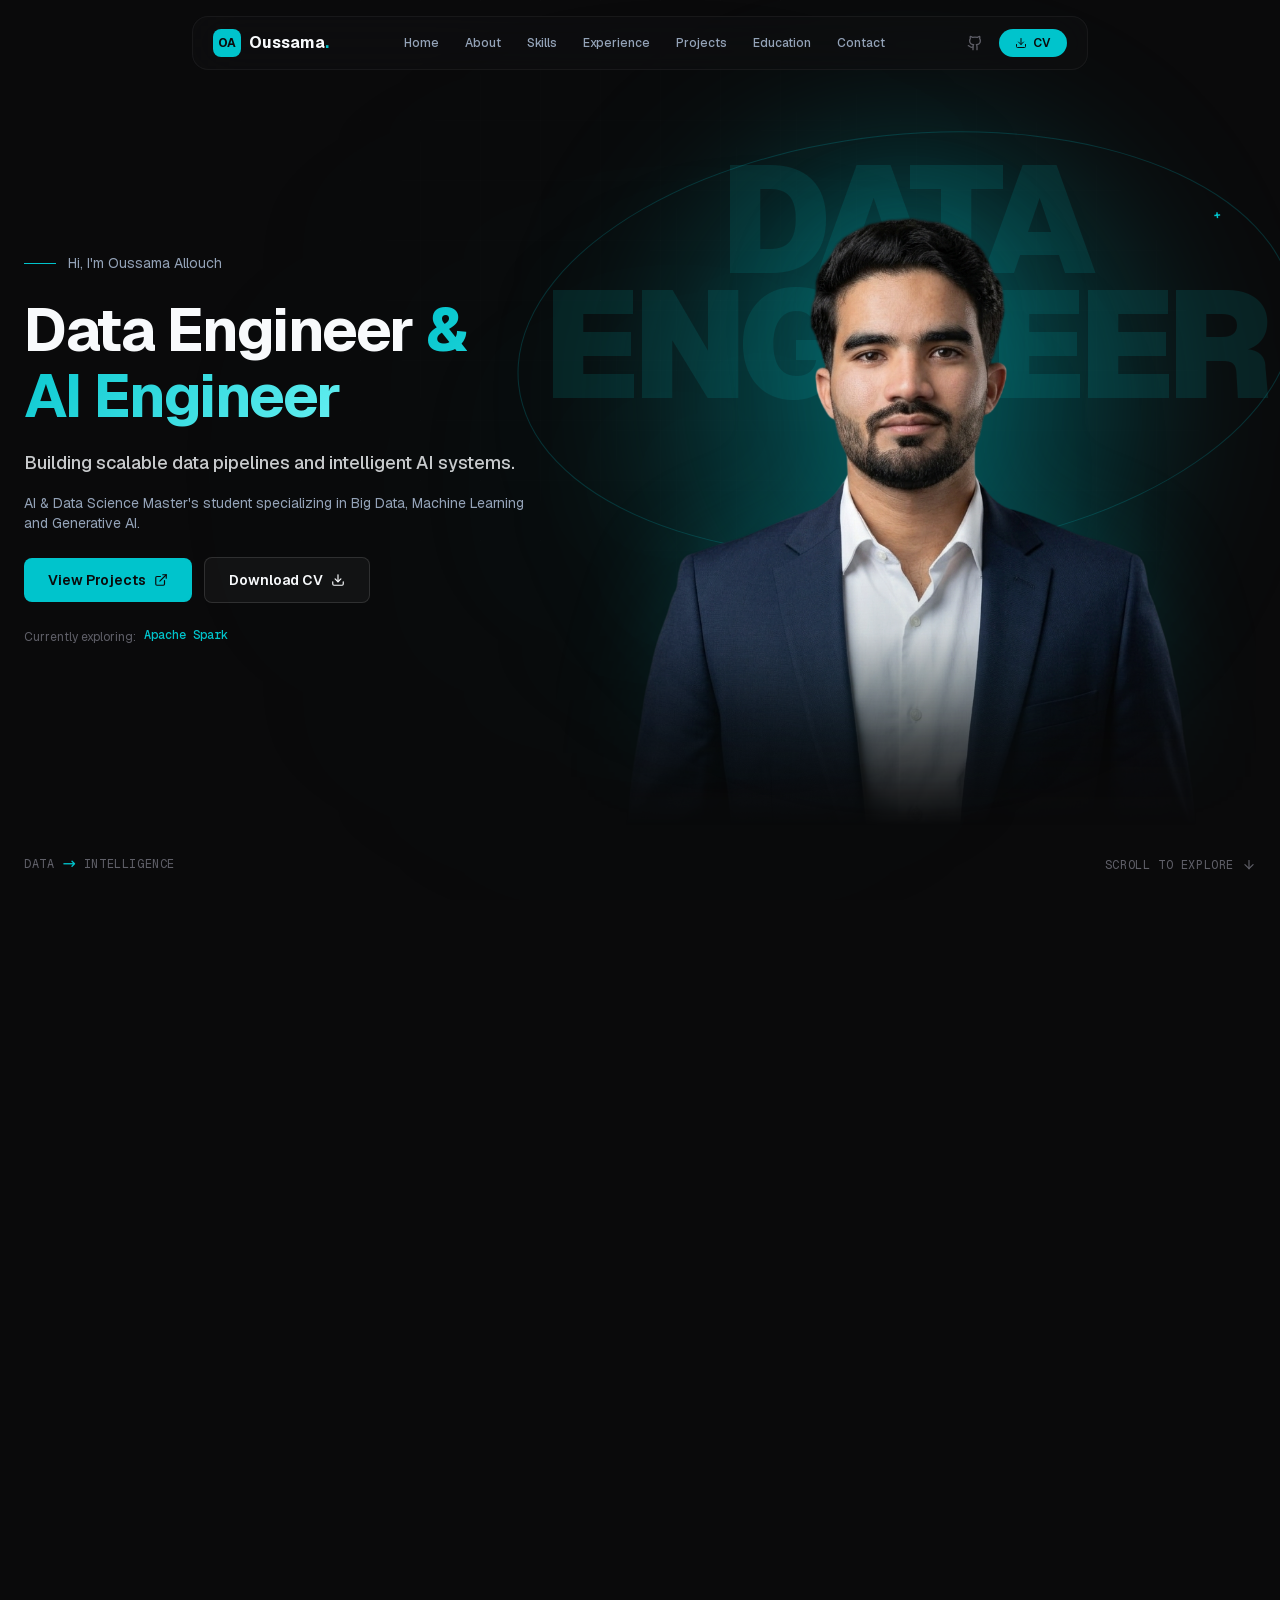
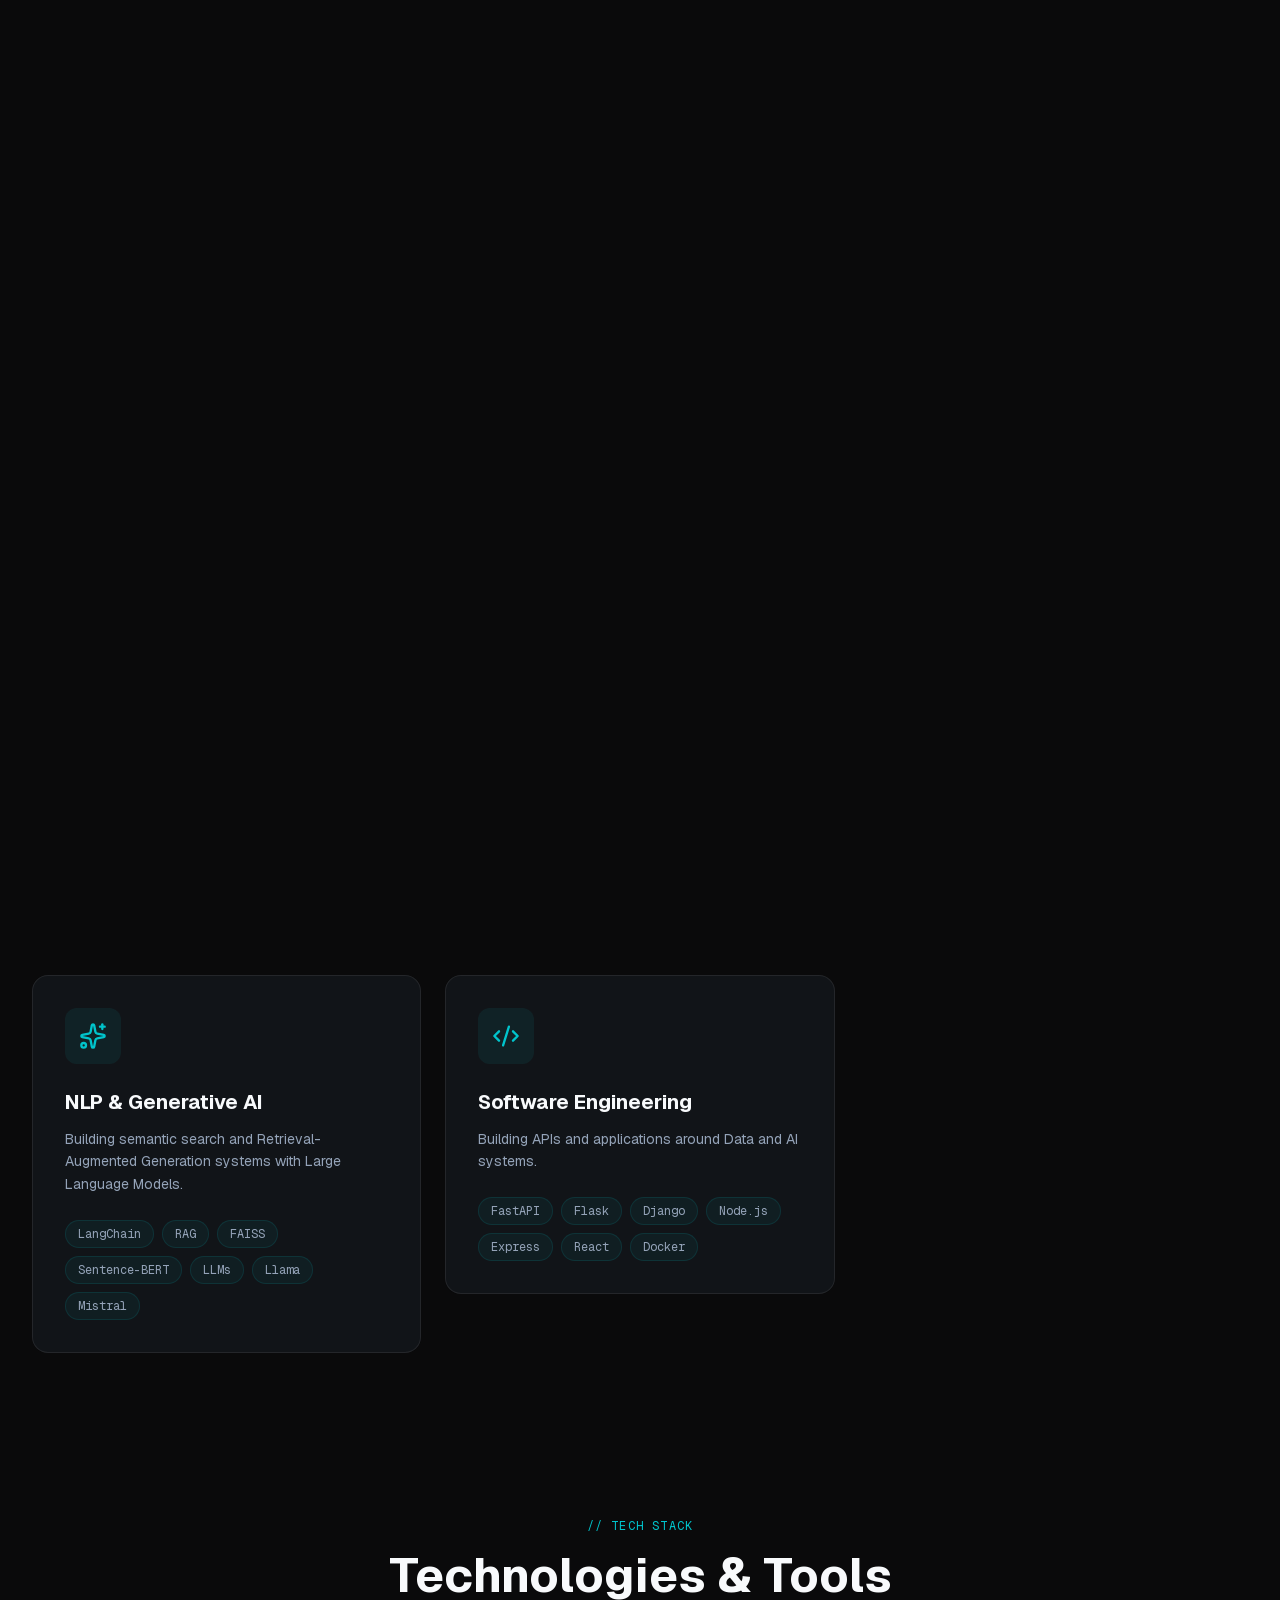
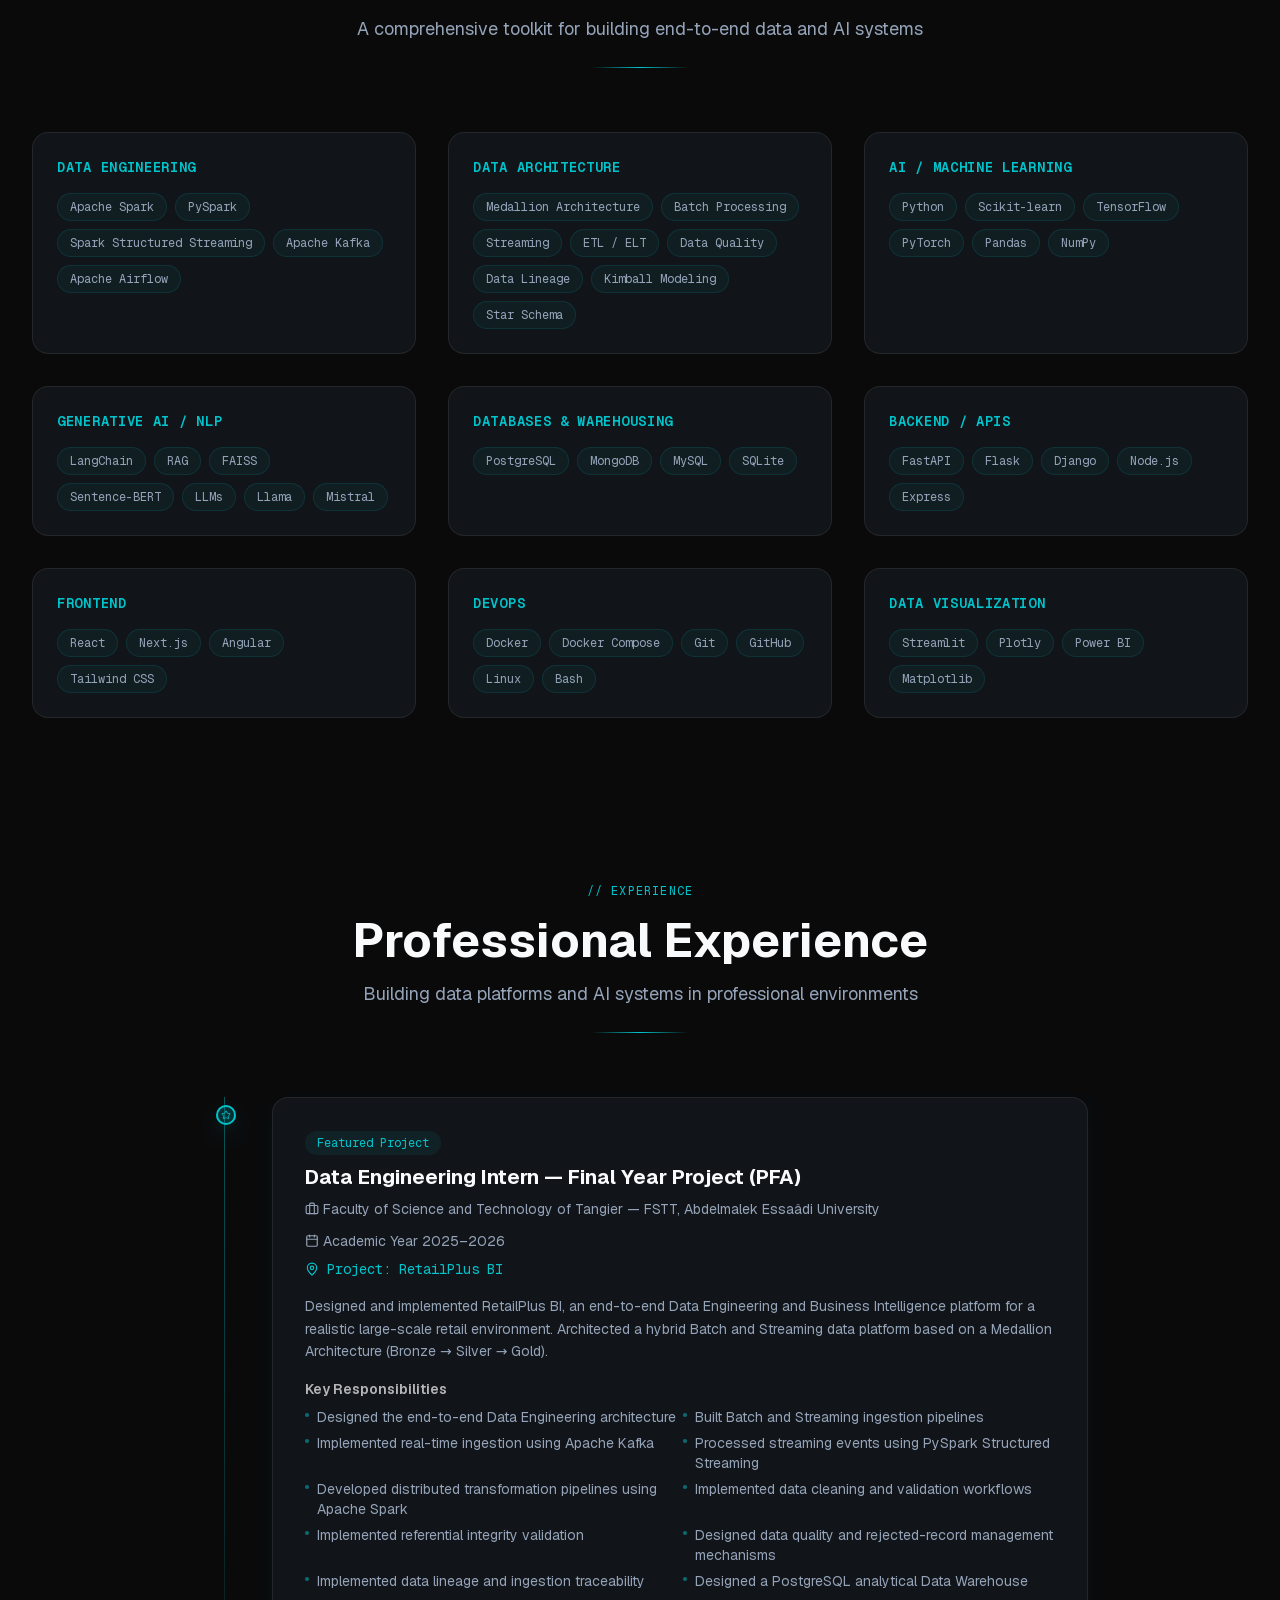
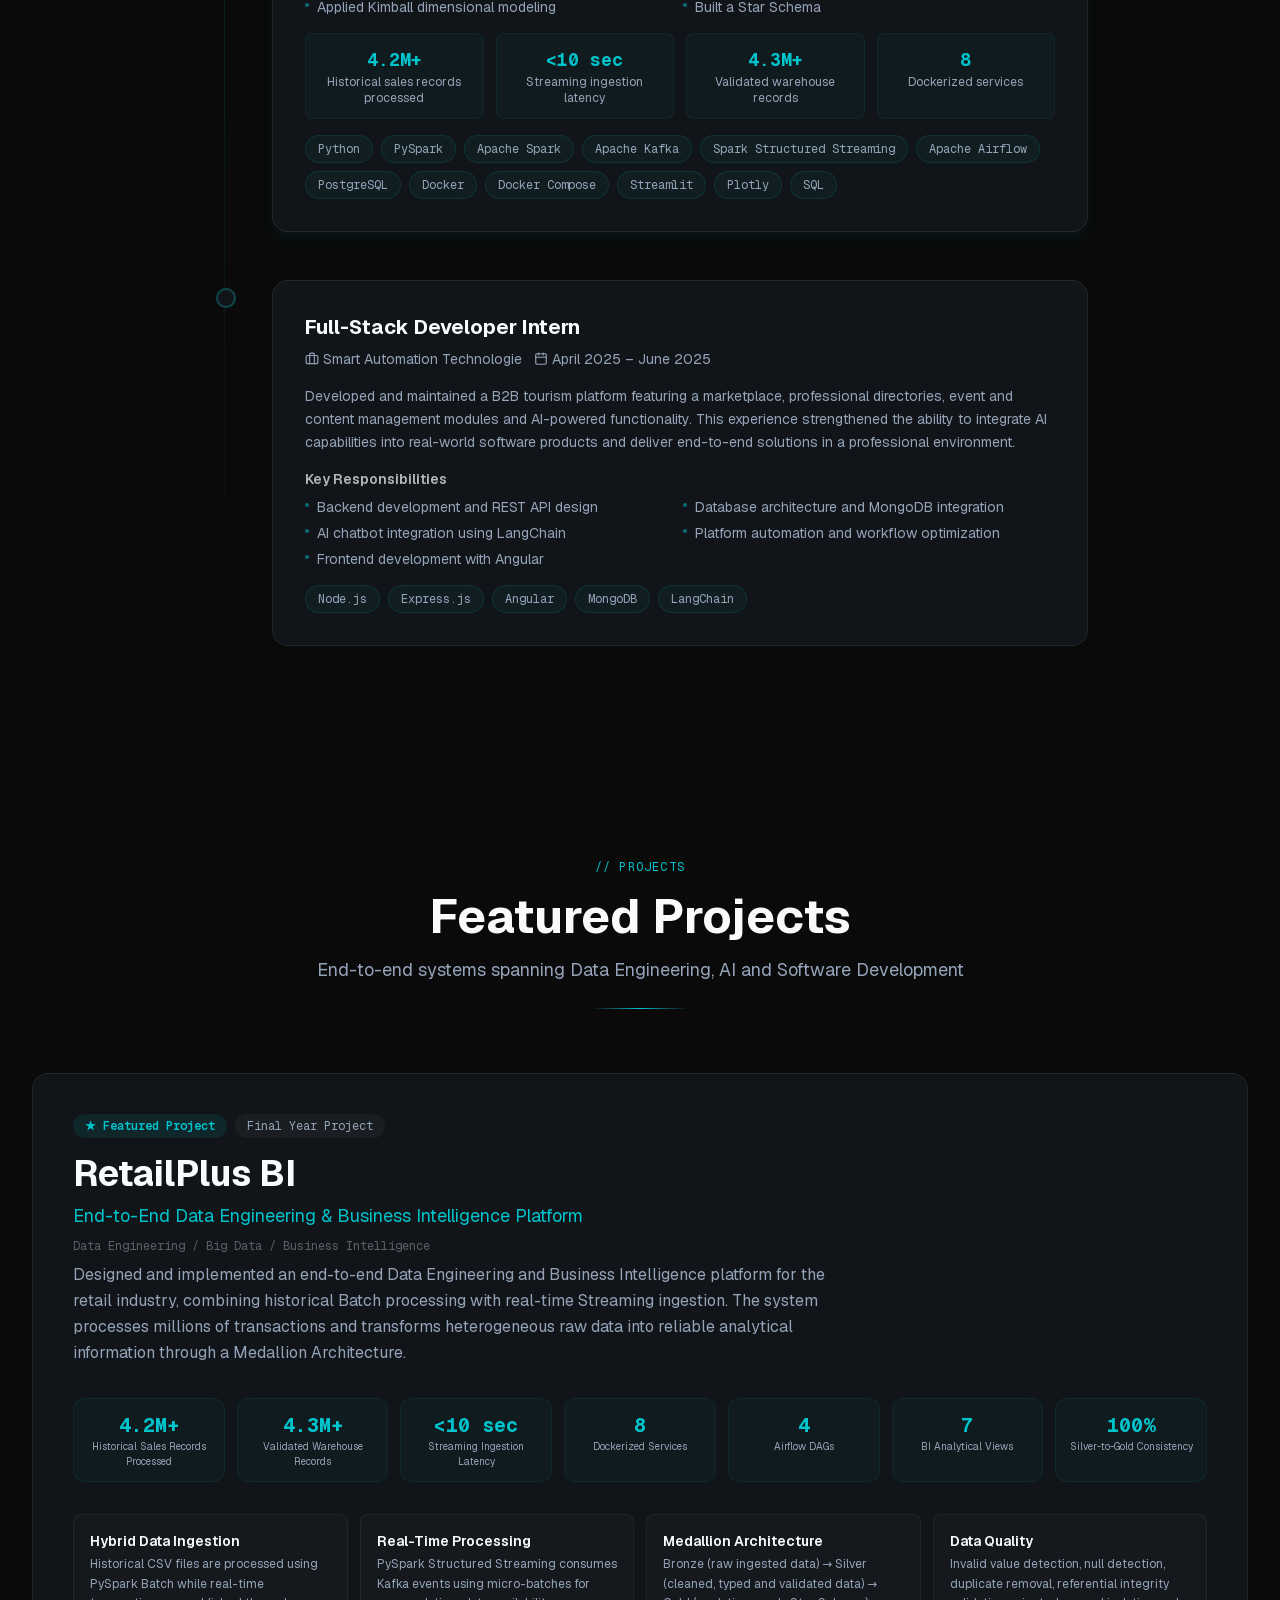
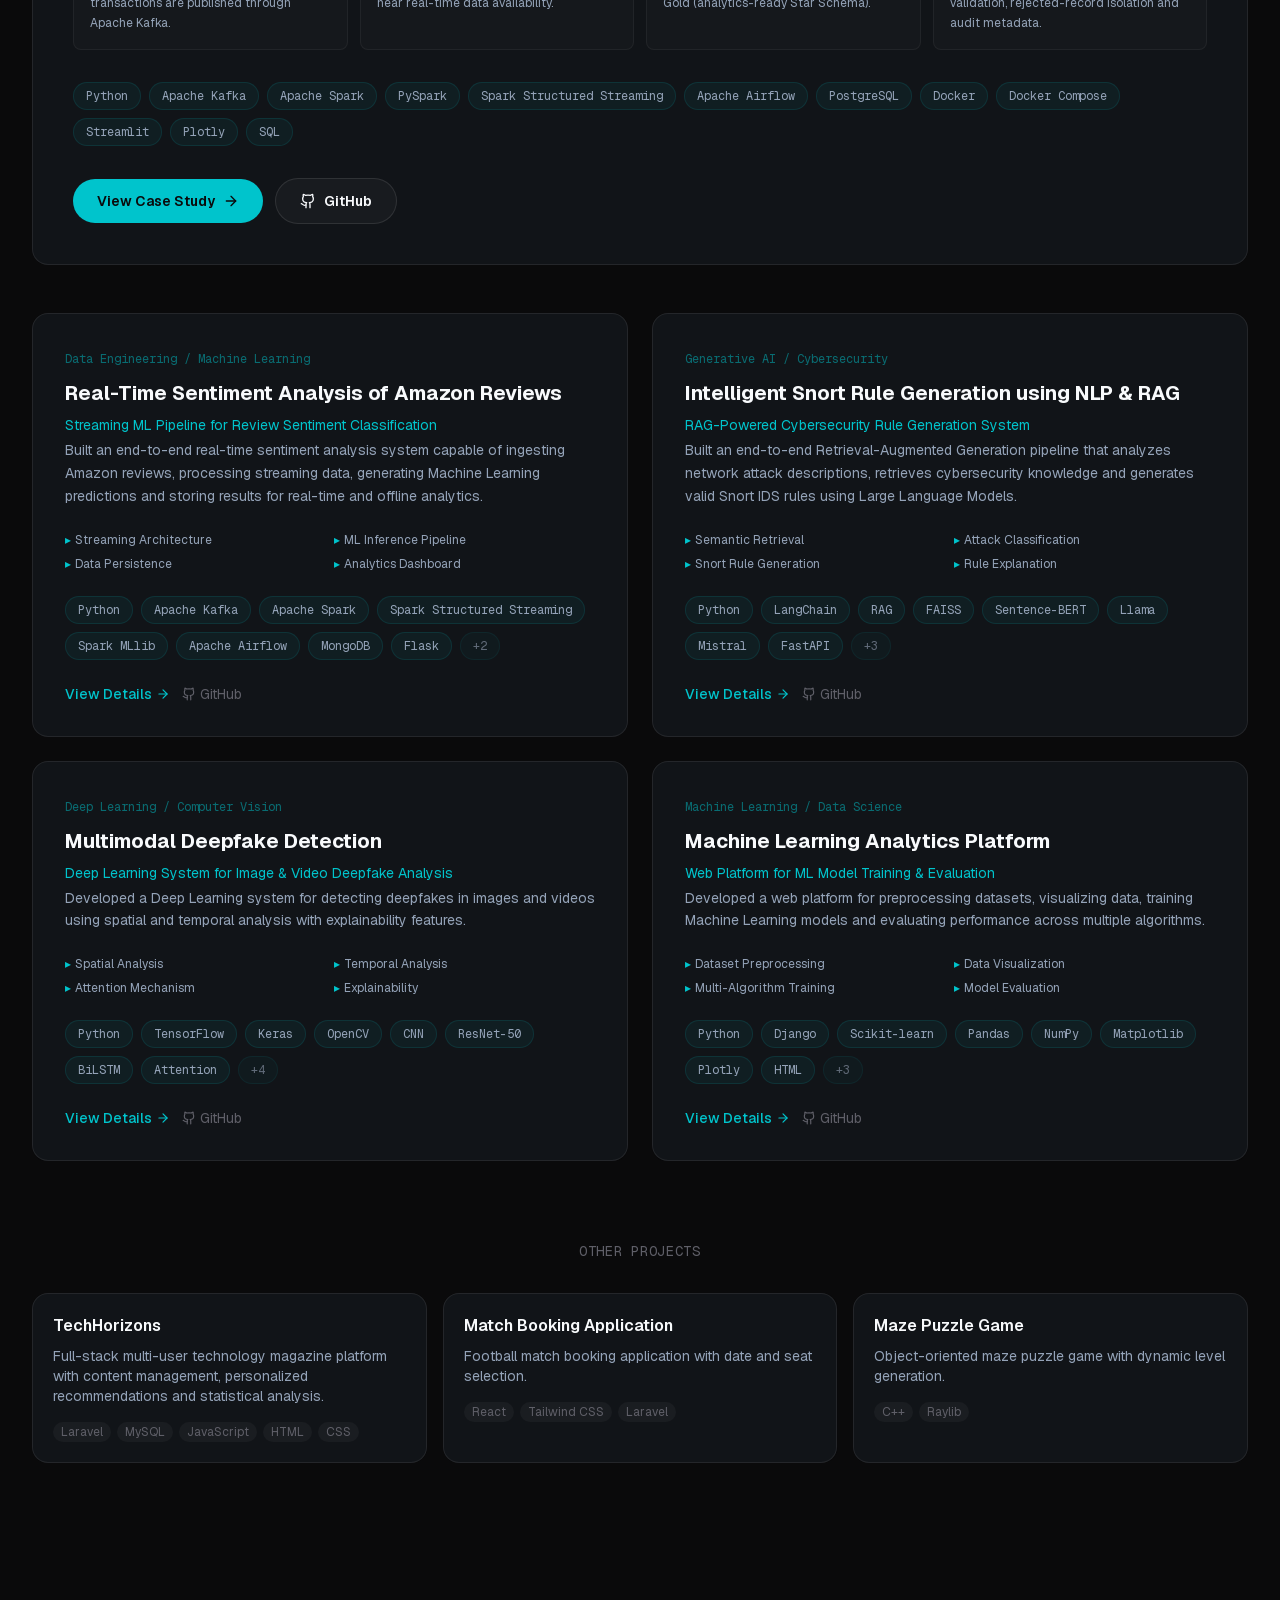
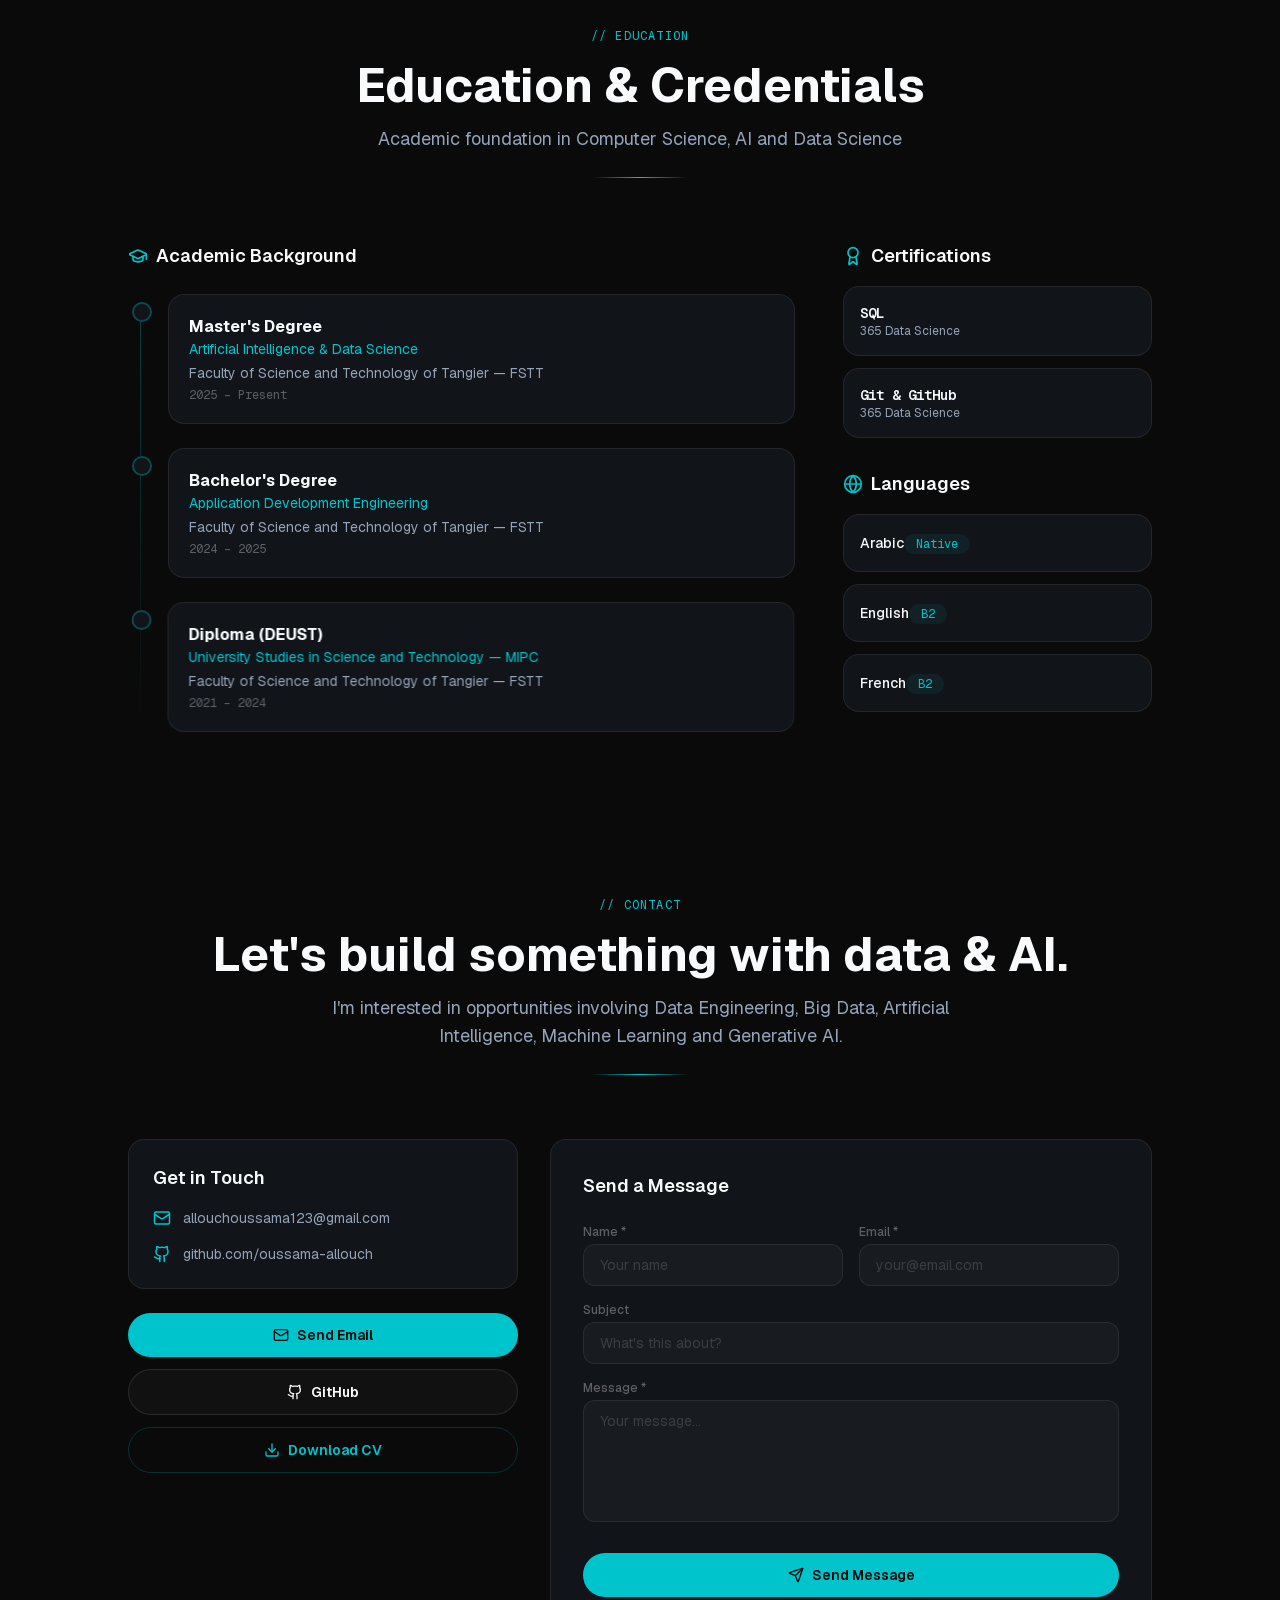
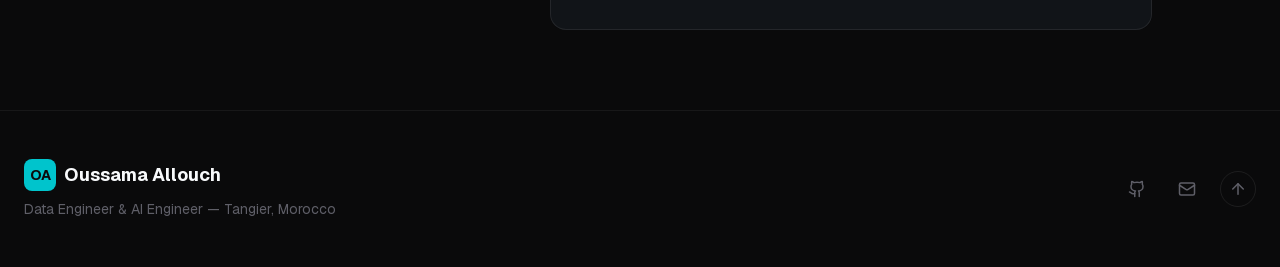
<file: index.html>
<!DOCTYPE html><html lang="en" class="T19VSG_variable _8Li5zG_variable h-full antialiased"><head><meta charSet="utf-8"/><meta name="viewport" content="width=device-width, initial-scale=1"/><link rel="preload" href="/_next/static/media/797e433ab948586e-s.p.0r6juujl39pe6.woff2" as="font" crossorigin="" type="font/woff2"/><link rel="preload" href="/_next/static/media/caa3a2e1cccd8315-s.p.0wgildi0cnwt9.woff2" as="font" crossorigin="" type="font/woff2"/><link rel="preload" as="image" href="/images/oussama-portrait.png"/><link rel="stylesheet" href="/_next/static/chunks/12n1drm_j1zv1.css" data-precedence="next"/><link rel="preload" as="script" fetchPriority="low" href="/_next/static/chunks/0hy5urf737ouz.js"/><script src="/_next/static/chunks/220o6dnifhgxa.js" async=""></script><script src="/_next/static/chunks/0s7mvllxht1mo.js" async=""></script><script src="/_next/static/chunks/turbopack-3-ry682tkyiqk.js" async=""></script><script src="/_next/static/chunks/42onvq6nokjl2.js" async=""></script><script src="/_next/static/chunks/37gx6-78bxytm.js" async=""></script><script src="/_next/static/chunks/24colyhtjguj6.js" async=""></script><title>Oussama Allouch | Data Engineer &amp; AI Engineer</title><meta name="description" content="Portfolio of Oussama Allouch, Data Engineer and AI Engineer specializing in Apache Spark, Kafka, PySpark, Airflow, Data Warehousing, Machine Learning, Generative AI and scalable data systems."/><meta name="author" content="Oussama Allouch"/><meta name="keywords" content="Oussama Allouch,Data Engineer,AI Engineer,Data Engineering,Big Data,Apache Spark,PySpark,Apache Kafka,Apache Airflow,Data Warehouse,PostgreSQL,ETL,ELT,Medallion Architecture,Machine Learning,Generative AI,RAG,NLP,Deep Learning,Morocco,Tangier"/><meta name="robots" content="index, follow"/><meta property="og:title" content="Oussama Allouch | Data Engineer &amp; AI Engineer"/><meta property="og:description" content="Portfolio of Oussama Allouch — Data Engineer and AI Engineer specializing in scalable data pipelines, real-time streaming, Machine Learning and Generative AI."/><meta property="og:site_name" content="Oussama Allouch Portfolio"/><meta property="og:locale" content="en_US"/><meta property="og:type" content="website"/><meta name="twitter:card" content="summary_large_image"/><meta name="twitter:title" content="Oussama Allouch | Data Engineer &amp; AI Engineer"/><meta name="twitter:description" content="Data Engineer and AI Engineer — Apache Spark, Kafka, Airflow, Machine Learning, Generative AI."/><meta name="next-size-adjust" content=""/><script src="/_next/static/chunks/0cz1d0mv5g_q7.js" noModule=""></script></head><body class="min-h-full flex flex-col bg-[#0A0A0B]"><div hidden=""><!--$--><!--/$--></div><header class="fixed left-0 right-0 top-0 z-50 flex justify-center px-4 pt-4" style="opacity:0;transform:translateY(-100px)"><nav class="flex w-full max-w-4xl items-center justify-between rounded-2xl border px-5 py-2.5 transition-all duration-500 border-white/[0.05] bg-[#0F0F11]/60 backdrop-blur-xl" aria-label="Main navigation"><a class="group flex items-center gap-2 text-base font-bold text-[#F8FAFC] transition-colors" aria-label="Home" href="/#hero"><span class="flex h-7 w-7 items-center justify-center rounded-lg bg-accent text-xs font-bold text-[#0A0A0B]">OA</span><span class="hidden sm:inline"><span class="text-[#F8FAFC]">Oussama</span><span class="text-accent">.</span></span></a><div class="hidden items-center gap-0.5 md:flex"><a class="relative rounded-full px-3 py-1.5 text-xs font-medium transition-all duration-300 text-accent" href="/#hero">Home<div class="absolute inset-0 -z-10 rounded-full bg-accent/[0.08]"></div></a><a class="relative rounded-full px-3 py-1.5 text-xs font-medium transition-all duration-300 text-[#94A3B8] hover:text-[#F8FAFC]" href="/#about">About</a><a class="relative rounded-full px-3 py-1.5 text-xs font-medium transition-all duration-300 text-[#94A3B8] hover:text-[#F8FAFC]" href="/#expertise">Skills</a><a class="relative rounded-full px-3 py-1.5 text-xs font-medium transition-all duration-300 text-[#94A3B8] hover:text-[#F8FAFC]" href="/#experience">Experience</a><a class="relative rounded-full px-3 py-1.5 text-xs font-medium transition-all duration-300 text-[#94A3B8] hover:text-[#F8FAFC]" href="/#projects">Projects</a><a class="relative rounded-full px-3 py-1.5 text-xs font-medium transition-all duration-300 text-[#94A3B8] hover:text-[#F8FAFC]" href="/#education">Education</a><a class="relative rounded-full px-3 py-1.5 text-xs font-medium transition-all duration-300 text-[#94A3B8] hover:text-[#F8FAFC]" href="/#contact">Contact</a></div><div class="hidden items-center gap-2 md:flex"><a href="https://github.com/oussama-allouch" target="_blank" rel="noopener noreferrer" class="rounded-full p-2 text-[#5F5F68] transition-all duration-300 hover:bg-white/[0.05] hover:text-[#F8FAFC]" aria-label="GitHub Profile"><svg xmlns="http://www.w3.org/2000/svg" width="16" height="16" viewBox="0 0 24 24" fill="none" stroke="currentColor" stroke-width="2" stroke-linecap="round" stroke-linejoin="round"><path d="M15 22v-4a4.8 4.8 0 0 0-1-3.5c3 0 6-2 6-5.5.08-1.25-.27-2.48-1-3.5.28-1.15.28-2.35 0-3.5 0 0-1 0-3 1.5-2.64-.5-5.36-.5-8 0C6 2 5 2 5 2c-.3 1.15-.3 2.35 0 3.5A5.403 5.403 0 0 0 4 9c0 3.5 3 5.5 6 5.5-.39.49-.68 1.05-.85 1.65-.17.6-.22 1.23-.15 1.85v4"></path><path d="M9 18c-4.51 2-5-2-7-2"></path></svg></a><a href="/cv/Oussama-Allouch-CV.pdf" download="Oussama-Allouch-CV.pdf" class="flex items-center gap-1.5 rounded-full bg-accent px-4 py-1.5 text-xs font-semibold text-[#0A0A0B] transition-all duration-300 hover:bg-[#00E0E6] hover:shadow-lg hover:shadow-accent/20"><svg xmlns="http://www.w3.org/2000/svg" width="12" height="12" viewBox="0 0 24 24" fill="none" stroke="currentColor" stroke-width="2" stroke-linecap="round" stroke-linejoin="round" class="lucide lucide-download" aria-hidden="true"><path d="M12 15V3"></path><path d="M21 15v4a2 2 0 0 1-2 2H5a2 2 0 0 1-2-2v-4"></path><path d="m7 10 5 5 5-5"></path></svg>CV</a></div><button class="rounded-full p-2 text-[#94A3B8] transition-colors hover:text-[#F8FAFC] md:hidden" aria-label="Open menu" aria-expanded="false"><svg xmlns="http://www.w3.org/2000/svg" width="20" height="20" viewBox="0 0 24 24" fill="none" stroke="currentColor" stroke-width="2" stroke-linecap="round" stroke-linejoin="round" class="lucide lucide-menu" aria-hidden="true"><path d="M4 5h16"></path><path d="M4 12h16"></path><path d="M4 19h16"></path></svg></button></nav></header><main><section id="hero" class="relative min-h-[100svh] overflow-hidden"><div class="pointer-events-none absolute inset-0"><div class="absolute inset-0 bg-grid-pattern" style="mask-image:radial-gradient(ellipse at 50% 30%, rgba(0,0,0,0.5) 0%, transparent 70%);-webkit-mask-image:radial-gradient(ellipse at 50% 30%, rgba(0,0,0,0.5) 0%, transparent 70%)"></div><div class="absolute left-1/3 top-1/4 h-[500px] w-[500px] rounded-full bg-accent/[0.03] blur-[150px]"></div><div class="absolute bottom-1/4 right-1/4 h-[400px] w-[400px] rounded-full bg-accent/[0.02] blur-[120px]"></div></div><div class="pointer-events-none absolute inset-0"><canvas class="absolute inset-0" style="pointer-events:none" aria-hidden="true"></canvas></div><div class="relative mx-auto flex min-h-[100svh] max-w-7xl flex-col justify-center px-6 pt-20 lg:flex-row lg:items-center lg:gap-8 lg:pt-0"><div class="flex-1 text-center lg:text-left lg:max-w-xl z-10"><div class="flex items-center gap-3 justify-center lg:justify-start mb-6" style="opacity:0;transform:translateY(30px)"><div class="h-px w-8 bg-accent"></div><span class="text-sm text-[#94A3B8]">Hi, I&#x27;m Oussama Allouch</span></div><h1 class="mb-5 text-4xl font-bold leading-[1.1] tracking-tight text-[#F8FAFC] md:text-5xl lg:text-6xl" style="opacity:0;transform:translateY(30px)">Data Engineer<!-- --> <span class="gradient-text block sm:inline">&amp; AI Engineer</span></h1><p class="mb-4 text-base font-medium text-[#F8FAFC]/80 md:text-lg" style="opacity:0;transform:translateY(30px)">Building scalable data pipelines and intelligent AI systems.</p><p class="mb-6 max-w-xl text-sm text-[#94A3B8] lg:max-w-lg" style="opacity:0;transform:translateY(30px)">AI &amp; Data Science Master&#x27;s student specializing in Big Data, Machine Learning and Generative AI.</p><div class="mb-6 flex flex-wrap items-center justify-center gap-3 lg:justify-start" style="opacity:0;transform:translateY(20px)"><a href="#projects" class="flex items-center gap-2 rounded-lg bg-accent px-6 py-3 text-sm font-semibold text-[#0A0A0B] transition-all duration-300 hover:bg-[#00E0E6] hover:shadow-lg hover:shadow-accent/20">View Projects<svg xmlns="http://www.w3.org/2000/svg" width="14" height="14" viewBox="0 0 24 24" fill="none" stroke="currentColor" stroke-width="2" stroke-linecap="round" stroke-linejoin="round" class="lucide lucide-external-link" aria-hidden="true"><path d="M15 3h6v6"></path><path d="M10 14 21 3"></path><path d="M18 13v6a2 2 0 0 1-2 2H5a2 2 0 0 1-2-2V8a2 2 0 0 1 2-2h6"></path></svg></a><a href="/cv/Oussama-Allouch-CV.pdf" download="Oussama-Allouch-CV.pdf" class="flex items-center gap-2 rounded-lg border border-white/[0.12] bg-white/[0.04] px-6 py-3 text-sm font-semibold text-[#F8FAFC] transition-all duration-300 hover:border-white/[0.2] hover:bg-white/[0.08]">Download CV<svg xmlns="http://www.w3.org/2000/svg" width="14" height="14" viewBox="0 0 24 24" fill="none" stroke="currentColor" stroke-width="2" stroke-linecap="round" stroke-linejoin="round" class="lucide lucide-download" aria-hidden="true"><path d="M12 15V3"></path><path d="M21 15v4a2 2 0 0 1-2 2H5a2 2 0 0 1-2-2v-4"></path><path d="m7 10 5 5 5-5"></path></svg></a></div><div class="flex items-center justify-center gap-2 lg:justify-start" style="opacity:0"><span class="text-xs text-[#5F5F68]">Currently exploring:</span><div class="relative h-5 w-48 overflow-hidden"><span class="absolute left-0 font-mono text-xs font-medium text-accent" style="opacity:0;transform:translateY(20px)">Data Engineering</span></div></div></div><div class="relative flex-1 mt-8 lg:mt-0 flex items-center justify-center min-h-[620px] lg:min-h-[760px] xl:min-h-[820px]" style="opacity:0;transform:translateX(40px)"><div class="absolute inset-0 bg-grid-pattern opacity-40 pointer-events-none" style="mask-image:radial-gradient(ellipse 70% 60% at 50% 45%, black 40%, transparent 80%);-webkit-mask-image:radial-gradient(ellipse 70% 60% at 50% 45%, black 40%, transparent 80%)"></div><div class="absolute inset-0 flex flex-col items-center justify-center pointer-events-none select-none -translate-y-24 sm:-translate-y-32 lg:-translate-y-38 xl:-translate-y-42"><span class="text-[5rem] sm:text-[6.5rem] md:text-[7.5rem] lg:text-[8.5rem] xl:text-[9.5rem] font-black uppercase leading-[0.82] tracking-tighter text-accent/[0.12]" aria-hidden="true">DATA</span><span class="text-[5rem] sm:text-[6.5rem] md:text-[7.5rem] lg:text-[8.5rem] xl:text-[9.5rem] font-black uppercase leading-[0.82] tracking-tighter text-accent/[0.12]" aria-hidden="true">ENGINEER</span></div><div class="absolute top-[38%] left-1/2 -translate-x-1/2 -translate-y-1/2 w-[540px] sm:w-[680px] lg:w-[780px] h-[300px] sm:h-[370px] lg:h-[420px] pointer-events-none"><div class="w-full h-full rounded-[50%] border border-accent/20 -rotate-6 relative"><span class="absolute right-[8%] top-[25%] font-mono text-xs text-accent font-bold select-none">+</span></div></div><div class="absolute top-[44%] left-1/2 -translate-x-1/2 -translate-y-1/2 h-[420px] w-[420px] sm:h-[480px] sm:w-[480px] rounded-full bg-gradient-to-r from-accent/20 via-accent/35 to-accent/20 blur-[85px] pointer-events-none"></div><div class="relative z-10 w-[380px] h-[520px] sm:w-[480px] sm:h-[640px] md:w-[560px] md:h-[740px] lg:w-[640px] lg:h-[820px] xl:w-[700px] xl:h-[880px] -translate-y-8 sm:-translate-y-12 lg:-translate-y-16" style="mask-image:linear-gradient(to bottom, black 65%, rgba(0,0,0,0.85) 78%, rgba(0,0,0,0.3) 90%, transparent 100%);-webkit-mask-image:linear-gradient(to bottom, black 65%, rgba(0,0,0,0.85) 78%, rgba(0,0,0,0.3) 90%, transparent 100%)"><img alt="Oussama Allouch — Data Engineer &amp; AI Engineer" decoding="async" data-nimg="fill" class="object-contain object-bottom drop-shadow-[0_0_20px_rgba(0,196,204,0.3)] drop-shadow-[0_0_45px_rgba(0,196,204,0.15)]" style="position:absolute;height:100%;width:100%;left:0;top:0;right:0;bottom:0;color:transparent" src="/images/oussama-portrait.png"/></div></div></div><div class="absolute bottom-6 left-6 right-6 flex items-center justify-between" style="opacity:0"><div class="flex items-center gap-2"><span class="font-mono text-xs uppercase tracking-wider text-[#5F5F68]">DATA</span><span class="text-accent">→</span><span class="font-mono text-xs uppercase tracking-wider text-[#5F5F68]">INTELLIGENCE</span></div><a href="#about" class="flex items-center gap-2 text-[#5F5F68] transition-colors hover:text-accent" aria-label="Scroll down"><span class="hidden sm:inline font-mono text-xs uppercase tracking-wider">Scroll to explore</span><svg xmlns="http://www.w3.org/2000/svg" width="14" height="14" viewBox="0 0 24 24" fill="none" stroke="currentColor" stroke-width="2" stroke-linecap="round" stroke-linejoin="round" class="lucide lucide-arrow-down" aria-hidden="true"><path d="M12 5v14"></path><path d="m19 12-7 7-7-7"></path></svg></a></div></section><section id="about" class="relative"><div class="section-container"><div class="mb-16 text-center" style="opacity:0;transform:translateY(30px)"><span class="mono-label mb-4 inline-block">// About Me</span><h2 class="mb-4 text-3xl font-bold text-[#F8FAFC] md:text-4xl lg:text-5xl">Who I Am</h2><p class="mx-auto max-w-2xl text-base text-[#94A3B8] md:text-lg">Passionate about transforming raw data into intelligent systems</p><div class="mx-auto mt-6 h-px w-24 bg-gradient-to-r from-transparent via-accent to-transparent"></div></div><div class="mx-auto max-w-4xl"><div style="opacity:0;transform:translateY(30px)"><div class="spotlight-card glass-card p-8 md:p-12"><div class="relative z-[2] h-full w-full"><div class="space-y-6 text-base leading-relaxed text-[#94A3B8] md:text-lg"><p><span class="font-semibold text-[#F8FAFC]">Oussama Allouch</span> is a Master&#x27;s student in<!-- --> <span class="text-accent">Artificial Intelligence and Data Science</span> at the Faculty of Science and Technology of Tangier (FSTT), with a strong interest in<!-- --> <span class="text-accent">Data Engineering</span> and<!-- --> <span class="text-accent">Artificial Intelligence</span>.</p><p>His work focuses on designing end-to-end data platforms, distributed processing pipelines, real-time streaming systems and intelligent AI applications.</p><p>He has hands-on experience with<!-- --> <span class="font-mono text-sm text-accent/70">Apache Spark</span>,<!-- --> <span class="font-mono text-sm text-accent/70">Kafka</span>,<!-- --> <span class="font-mono text-sm text-accent/70">Airflow</span>,<!-- --> <span class="font-mono text-sm text-accent/70">PostgreSQL</span>,<!-- --> <span class="font-mono text-sm text-accent/70">Docker</span>, Machine Learning, NLP, Retrieval-Augmented Generation and modern web technologies.</p><p>His software engineering background allows him to build complete systems — from data ingestion and processing to APIs, AI models and user-facing analytics applications.</p></div><div class="mt-8 flex flex-wrap items-center gap-4 border-t border-white/[0.06] pt-8"><div class="flex items-center gap-2"><div class="h-2 w-2 animate-pulse rounded-full bg-accent"></div><span class="text-sm text-[#94A3B8]">Open to opportunities</span></div><span class="text-white/[0.08]">|</span><span class="flex items-center gap-1 text-sm text-[#94A3B8]"><svg xmlns="http://www.w3.org/2000/svg" width="14" height="14" viewBox="0 0 24 24" fill="none" stroke="currentColor" stroke-width="2" stroke-linecap="round" stroke-linejoin="round" class="lucide lucide-map-pin text-accent/60" aria-hidden="true"><path d="M20 10c0 4.993-5.539 10.193-7.399 11.799a1 1 0 0 1-1.202 0C9.539 20.193 4 14.993 4 10a8 8 0 0 1 16 0"></path><circle cx="12" cy="10" r="3"></circle></svg>Tangier, Morocco</span><span class="text-white/[0.08]">|</span><span class="font-mono text-sm text-accent/50">AI &amp; Data Science — FSTT</span></div></div></div></div></div></div></section><section id="expertise" class="relative bg-[#0A0A0B]"><div class="section-container"><div class="mb-16 text-center" style="opacity:0;transform:translateY(30px)"><span class="mono-label mb-4 inline-block">// Expertise</span><h2 class="mb-4 text-3xl font-bold text-[#F8FAFC] md:text-4xl lg:text-5xl">Core Competencies</h2><p class="mx-auto max-w-2xl text-base text-[#94A3B8] md:text-lg">Specialized domains spanning Data Engineering, AI and Software Development</p><div class="mx-auto mt-6 h-px w-24 bg-gradient-to-r from-transparent via-accent to-transparent"></div></div><div class="grid gap-6 md:grid-cols-2 lg:grid-cols-3"><div style="opacity:0;transform:translateY(30px)"><div class="spotlight-card glass-card group cursor-default p-8 lg:col-span-1"><div class="relative z-[2] h-full w-full"><div class="mb-6 flex h-14 w-14 items-center justify-center rounded-xl bg-accent/[0.08] text-accent transition-all duration-400 group-hover:bg-accent/[0.15] group-hover:shadow-lg group-hover:shadow-accent/[0.06]"><svg xmlns="http://www.w3.org/2000/svg" width="28" height="28" viewBox="0 0 24 24" fill="none" stroke="currentColor" stroke-width="2" stroke-linecap="round" stroke-linejoin="round" class="lucide lucide-database" aria-hidden="true"><ellipse cx="12" cy="5" rx="9" ry="3"></ellipse><path d="M3 5V19A9 3 0 0 0 21 19V5"></path><path d="M3 12A9 3 0 0 0 21 12"></path></svg></div><h3 class="mb-3 text-xl font-bold text-[#F8FAFC]">Data Engineering</h3><p class="mb-6 text-sm leading-relaxed text-[#94A3B8]">Designing scalable Batch and Streaming data pipelines, data quality workflows and modern data architectures.</p><div class="flex flex-wrap gap-2"><span class="tech-badge" style="opacity:0;transform:scale(0.8)">Apache Spark</span><span class="tech-badge" style="opacity:0;transform:scale(0.8)">PySpark</span><span class="tech-badge" style="opacity:0;transform:scale(0.8)">Apache Kafka</span><span class="tech-badge" style="opacity:0;transform:scale(0.8)">Apache Airflow</span><span class="tech-badge" style="opacity:0;transform:scale(0.8)">PostgreSQL</span><span class="tech-badge" style="opacity:0;transform:scale(0.8)">Docker</span></div></div></div></div><div style="opacity:0;transform:translateY(30px)"><div class="spotlight-card glass-card group cursor-default p-8 lg:col-span-1"><div class="relative z-[2] h-full w-full"><div class="mb-6 flex h-14 w-14 items-center justify-center rounded-xl bg-accent/[0.08] text-accent transition-all duration-400 group-hover:bg-accent/[0.15] group-hover:shadow-lg group-hover:shadow-accent/[0.06]"><svg xmlns="http://www.w3.org/2000/svg" width="28" height="28" viewBox="0 0 24 24" fill="none" stroke="currentColor" stroke-width="2" stroke-linecap="round" stroke-linejoin="round" class="lucide lucide-chart-column lucide-bar-chart-3" aria-hidden="true"><path d="M3 3v16a2 2 0 0 0 2 2h16"></path><path d="M18 17V9"></path><path d="M13 17V5"></path><path d="M8 17v-3"></path></svg></div><h3 class="mb-3 text-xl font-bold text-[#F8FAFC]">Data Warehousing &amp; BI</h3><p class="mb-6 text-sm leading-relaxed text-[#94A3B8]">Building analytical Data Warehouses and transforming raw data into decision-ready information.</p><div class="flex flex-wrap gap-2"><span class="tech-badge" style="opacity:0;transform:scale(0.8)">Medallion Architecture</span><span class="tech-badge" style="opacity:0;transform:scale(0.8)">Bronze / Silver / Gold</span><span class="tech-badge" style="opacity:0;transform:scale(0.8)">Kimball Modeling</span><span class="tech-badge" style="opacity:0;transform:scale(0.8)">Star Schema</span><span class="tech-badge" style="opacity:0;transform:scale(0.8)">ETL / ELT</span><span class="tech-badge" style="opacity:0;transform:scale(0.8)">Data Quality</span><span class="tech-badge" style="opacity:0;transform:scale(0.8)">Data Lineage</span><span class="tech-badge" style="opacity:0;transform:scale(0.8)">Business Intelligence</span></div></div></div></div><div style="opacity:0;transform:translateY(30px)"><div class="spotlight-card glass-card group cursor-default p-8 "><div class="relative z-[2] h-full w-full"><div class="mb-6 flex h-14 w-14 items-center justify-center rounded-xl bg-accent/[0.08] text-accent transition-all duration-400 group-hover:bg-accent/[0.15] group-hover:shadow-lg group-hover:shadow-accent/[0.06]"><svg xmlns="http://www.w3.org/2000/svg" width="28" height="28" viewBox="0 0 24 24" fill="none" stroke="currentColor" stroke-width="2" stroke-linecap="round" stroke-linejoin="round" class="lucide lucide-brain" aria-hidden="true"><path d="M12 18V5"></path><path d="M15 13a4.17 4.17 0 0 1-3-4 4.17 4.17 0 0 1-3 4"></path><path d="M17.598 6.5A3 3 0 1 0 12 5a3 3 0 1 0-5.598 1.5"></path><path d="M17.997 5.125a4 4 0 0 1 2.526 5.77"></path><path d="M18 18a4 4 0 0 0 2-7.464"></path><path d="M19.967 17.483A4 4 0 1 1 12 18a4 4 0 1 1-7.967-.517"></path><path d="M6 18a4 4 0 0 1-2-7.464"></path><path d="M6.003 5.125a4 4 0 0 0-2.526 5.77"></path></svg></div><h3 class="mb-3 text-xl font-bold text-[#F8FAFC]">Artificial Intelligence</h3><p class="mb-6 text-sm leading-relaxed text-[#94A3B8]">Designing Machine Learning and Deep Learning systems for prediction, classification and intelligent automation.</p><div class="flex flex-wrap gap-2"><span class="tech-badge" style="opacity:0;transform:scale(0.8)">Scikit-learn</span><span class="tech-badge" style="opacity:0;transform:scale(0.8)">TensorFlow</span><span class="tech-badge" style="opacity:0;transform:scale(0.8)">PyTorch</span><span class="tech-badge" style="opacity:0;transform:scale(0.8)">Deep Learning</span><span class="tech-badge" style="opacity:0;transform:scale(0.8)">Predictive Analytics</span></div></div></div></div><div style="opacity:0;transform:translateY(30px)"><div class="spotlight-card glass-card group cursor-default p-8 "><div class="relative z-[2] h-full w-full"><div class="mb-6 flex h-14 w-14 items-center justify-center rounded-xl bg-accent/[0.08] text-accent transition-all duration-400 group-hover:bg-accent/[0.15] group-hover:shadow-lg group-hover:shadow-accent/[0.06]"><svg xmlns="http://www.w3.org/2000/svg" width="28" height="28" viewBox="0 0 24 24" fill="none" stroke="currentColor" stroke-width="2" stroke-linecap="round" stroke-linejoin="round" class="lucide lucide-sparkles lucide-stars" aria-hidden="true"><path d="M11.017 2.814a1 1 0 0 1 1.966 0l1.051 5.558a2 2 0 0 0 1.594 1.594l5.558 1.051a1 1 0 0 1 0 1.966l-5.558 1.051a2 2 0 0 0-1.594 1.594l-1.051 5.558a1 1 0 0 1-1.966 0l-1.051-5.558a2 2 0 0 0-1.594-1.594l-5.558-1.051a1 1 0 0 1 0-1.966l5.558-1.051a2 2 0 0 0 1.594-1.594z"></path><path d="M20 2v4"></path><path d="M22 4h-4"></path><circle cx="4" cy="20" r="2"></circle></svg></div><h3 class="mb-3 text-xl font-bold text-[#F8FAFC]">NLP &amp; Generative AI</h3><p class="mb-6 text-sm leading-relaxed text-[#94A3B8]">Building semantic search and Retrieval-Augmented Generation systems with Large Language Models.</p><div class="flex flex-wrap gap-2"><span class="tech-badge" style="opacity:0;transform:scale(0.8)">LangChain</span><span class="tech-badge" style="opacity:0;transform:scale(0.8)">RAG</span><span class="tech-badge" style="opacity:0;transform:scale(0.8)">FAISS</span><span class="tech-badge" style="opacity:0;transform:scale(0.8)">Sentence-BERT</span><span class="tech-badge" style="opacity:0;transform:scale(0.8)">LLMs</span><span class="tech-badge" style="opacity:0;transform:scale(0.8)">Llama</span><span class="tech-badge" style="opacity:0;transform:scale(0.8)">Mistral</span></div></div></div></div><div style="opacity:0;transform:translateY(30px)"><div class="spotlight-card glass-card group cursor-default p-8 "><div class="relative z-[2] h-full w-full"><div class="mb-6 flex h-14 w-14 items-center justify-center rounded-xl bg-accent/[0.08] text-accent transition-all duration-400 group-hover:bg-accent/[0.15] group-hover:shadow-lg group-hover:shadow-accent/[0.06]"><svg xmlns="http://www.w3.org/2000/svg" width="28" height="28" viewBox="0 0 24 24" fill="none" stroke="currentColor" stroke-width="2" stroke-linecap="round" stroke-linejoin="round" class="lucide lucide-code-xml lucide-code-2" aria-hidden="true"><path d="m18 16 4-4-4-4"></path><path d="m6 8-4 4 4 4"></path><path d="m14.5 4-5 16"></path></svg></div><h3 class="mb-3 text-xl font-bold text-[#F8FAFC]">Software Engineering</h3><p class="mb-6 text-sm leading-relaxed text-[#94A3B8]">Building APIs and applications around Data and AI systems.</p><div class="flex flex-wrap gap-2"><span class="tech-badge" style="opacity:0;transform:scale(0.8)">FastAPI</span><span class="tech-badge" style="opacity:0;transform:scale(0.8)">Flask</span><span class="tech-badge" style="opacity:0;transform:scale(0.8)">Django</span><span class="tech-badge" style="opacity:0;transform:scale(0.8)">Node.js</span><span class="tech-badge" style="opacity:0;transform:scale(0.8)">Express</span><span class="tech-badge" style="opacity:0;transform:scale(0.8)">React</span><span class="tech-badge" style="opacity:0;transform:scale(0.8)">Docker</span></div></div></div></div></div></div></section><section id="techstack" class="relative"><div class="section-container"><div class="mb-16 text-center" style="opacity:0;transform:translateY(30px)"><span class="mono-label mb-4 inline-block">// Tech Stack</span><h2 class="mb-4 text-3xl font-bold text-[#F8FAFC] md:text-4xl lg:text-5xl">Technologies &amp; Tools</h2><p class="mx-auto max-w-2xl text-base text-[#94A3B8] md:text-lg">A comprehensive toolkit for building end-to-end data and AI systems</p><div class="mx-auto mt-6 h-px w-24 bg-gradient-to-r from-transparent via-accent to-transparent"></div></div><div class="grid gap-8 md:grid-cols-2 lg:grid-cols-3"><div class="h-full" style="opacity:0;transform:translateY(30px)"><div class="spotlight-card glass-card h-full p-6"><div class="relative z-[2] h-full w-full"><h3 class="mb-4 font-mono text-sm font-semibold uppercase tracking-wider text-accent">Data Engineering</h3><div class="flex flex-wrap gap-2"><span class="tech-badge" style="opacity:0;transform:scale(0.8)">Apache Spark</span><span class="tech-badge" style="opacity:0;transform:scale(0.8)">PySpark</span><span class="tech-badge" style="opacity:0;transform:scale(0.8)">Spark Structured Streaming</span><span class="tech-badge" style="opacity:0;transform:scale(0.8)">Apache Kafka</span><span class="tech-badge" style="opacity:0;transform:scale(0.8)">Apache Airflow</span></div></div></div></div><div class="h-full" style="opacity:0;transform:translateY(30px)"><div class="spotlight-card glass-card h-full p-6"><div class="relative z-[2] h-full w-full"><h3 class="mb-4 font-mono text-sm font-semibold uppercase tracking-wider text-accent">Data Architecture</h3><div class="flex flex-wrap gap-2"><span class="tech-badge" style="opacity:0;transform:scale(0.8)">Medallion Architecture</span><span class="tech-badge" style="opacity:0;transform:scale(0.8)">Batch Processing</span><span class="tech-badge" style="opacity:0;transform:scale(0.8)">Streaming</span><span class="tech-badge" style="opacity:0;transform:scale(0.8)">ETL / ELT</span><span class="tech-badge" style="opacity:0;transform:scale(0.8)">Data Quality</span><span class="tech-badge" style="opacity:0;transform:scale(0.8)">Data Lineage</span><span class="tech-badge" style="opacity:0;transform:scale(0.8)">Kimball Modeling</span><span class="tech-badge" style="opacity:0;transform:scale(0.8)">Star Schema</span></div></div></div></div><div class="h-full" style="opacity:0;transform:translateY(30px)"><div class="spotlight-card glass-card h-full p-6"><div class="relative z-[2] h-full w-full"><h3 class="mb-4 font-mono text-sm font-semibold uppercase tracking-wider text-accent">AI / Machine Learning</h3><div class="flex flex-wrap gap-2"><span class="tech-badge" style="opacity:0;transform:scale(0.8)">Python</span><span class="tech-badge" style="opacity:0;transform:scale(0.8)">Scikit-learn</span><span class="tech-badge" style="opacity:0;transform:scale(0.8)">TensorFlow</span><span class="tech-badge" style="opacity:0;transform:scale(0.8)">PyTorch</span><span class="tech-badge" style="opacity:0;transform:scale(0.8)">Pandas</span><span class="tech-badge" style="opacity:0;transform:scale(0.8)">NumPy</span></div></div></div></div><div class="h-full" style="opacity:0;transform:translateY(30px)"><div class="spotlight-card glass-card h-full p-6"><div class="relative z-[2] h-full w-full"><h3 class="mb-4 font-mono text-sm font-semibold uppercase tracking-wider text-accent">Generative AI / NLP</h3><div class="flex flex-wrap gap-2"><span class="tech-badge" style="opacity:0;transform:scale(0.8)">LangChain</span><span class="tech-badge" style="opacity:0;transform:scale(0.8)">RAG</span><span class="tech-badge" style="opacity:0;transform:scale(0.8)">FAISS</span><span class="tech-badge" style="opacity:0;transform:scale(0.8)">Sentence-BERT</span><span class="tech-badge" style="opacity:0;transform:scale(0.8)">LLMs</span><span class="tech-badge" style="opacity:0;transform:scale(0.8)">Llama</span><span class="tech-badge" style="opacity:0;transform:scale(0.8)">Mistral</span></div></div></div></div><div class="h-full" style="opacity:0;transform:translateY(30px)"><div class="spotlight-card glass-card h-full p-6"><div class="relative z-[2] h-full w-full"><h3 class="mb-4 font-mono text-sm font-semibold uppercase tracking-wider text-accent">Databases &amp; Warehousing</h3><div class="flex flex-wrap gap-2"><span class="tech-badge" style="opacity:0;transform:scale(0.8)">PostgreSQL</span><span class="tech-badge" style="opacity:0;transform:scale(0.8)">MongoDB</span><span class="tech-badge" style="opacity:0;transform:scale(0.8)">MySQL</span><span class="tech-badge" style="opacity:0;transform:scale(0.8)">SQLite</span></div></div></div></div><div class="h-full" style="opacity:0;transform:translateY(30px)"><div class="spotlight-card glass-card h-full p-6"><div class="relative z-[2] h-full w-full"><h3 class="mb-4 font-mono text-sm font-semibold uppercase tracking-wider text-accent">Backend / APIs</h3><div class="flex flex-wrap gap-2"><span class="tech-badge" style="opacity:0;transform:scale(0.8)">FastAPI</span><span class="tech-badge" style="opacity:0;transform:scale(0.8)">Flask</span><span class="tech-badge" style="opacity:0;transform:scale(0.8)">Django</span><span class="tech-badge" style="opacity:0;transform:scale(0.8)">Node.js</span><span class="tech-badge" style="opacity:0;transform:scale(0.8)">Express</span></div></div></div></div><div class="h-full" style="opacity:0;transform:translateY(30px)"><div class="spotlight-card glass-card h-full p-6"><div class="relative z-[2] h-full w-full"><h3 class="mb-4 font-mono text-sm font-semibold uppercase tracking-wider text-accent">Frontend</h3><div class="flex flex-wrap gap-2"><span class="tech-badge" style="opacity:0;transform:scale(0.8)">React</span><span class="tech-badge" style="opacity:0;transform:scale(0.8)">Next.js</span><span class="tech-badge" style="opacity:0;transform:scale(0.8)">Angular</span><span class="tech-badge" style="opacity:0;transform:scale(0.8)">Tailwind CSS</span></div></div></div></div><div class="h-full" style="opacity:0;transform:translateY(30px)"><div class="spotlight-card glass-card h-full p-6"><div class="relative z-[2] h-full w-full"><h3 class="mb-4 font-mono text-sm font-semibold uppercase tracking-wider text-accent">DevOps</h3><div class="flex flex-wrap gap-2"><span class="tech-badge" style="opacity:0;transform:scale(0.8)">Docker</span><span class="tech-badge" style="opacity:0;transform:scale(0.8)">Docker Compose</span><span class="tech-badge" style="opacity:0;transform:scale(0.8)">Git</span><span class="tech-badge" style="opacity:0;transform:scale(0.8)">GitHub</span><span class="tech-badge" style="opacity:0;transform:scale(0.8)">Linux</span><span class="tech-badge" style="opacity:0;transform:scale(0.8)">Bash</span></div></div></div></div><div class="h-full" style="opacity:0;transform:translateY(30px)"><div class="spotlight-card glass-card h-full p-6"><div class="relative z-[2] h-full w-full"><h3 class="mb-4 font-mono text-sm font-semibold uppercase tracking-wider text-accent">Data Visualization</h3><div class="flex flex-wrap gap-2"><span class="tech-badge" style="opacity:0;transform:scale(0.8)">Streamlit</span><span class="tech-badge" style="opacity:0;transform:scale(0.8)">Plotly</span><span class="tech-badge" style="opacity:0;transform:scale(0.8)">Power BI</span><span class="tech-badge" style="opacity:0;transform:scale(0.8)">Matplotlib</span></div></div></div></div></div></div></section><section id="experience" class="relative bg-[#0A0A0B]"><div class="section-container"><div class="mb-16 text-center" style="opacity:0;transform:translateY(30px)"><span class="mono-label mb-4 inline-block">// Experience</span><h2 class="mb-4 text-3xl font-bold text-[#F8FAFC] md:text-4xl lg:text-5xl">Professional Experience</h2><p class="mx-auto max-w-2xl text-base text-[#94A3B8] md:text-lg">Building data platforms and AI systems in professional environments</p><div class="mx-auto mt-6 h-px w-24 bg-gradient-to-r from-transparent via-accent to-transparent"></div></div><div class="relative mx-auto max-w-4xl"><div class="absolute left-4 top-0 h-full w-px bg-gradient-to-b from-accent/40 via-accent/10 to-transparent md:left-8"></div><div class="relative mb-12 pl-12 md:pl-20" style="opacity:0;transform:translateX(-30px)"><div class="absolute left-2 top-2 flex h-5 w-5 items-center justify-center rounded-full border-2 md:left-6 border-accent bg-accent/20 shadow-lg shadow-accent/10"><svg xmlns="http://www.w3.org/2000/svg" width="10" height="10" viewBox="0 0 24 24" fill="none" stroke="currentColor" stroke-width="2" stroke-linecap="round" stroke-linejoin="round" class="lucide lucide-star text-accent" aria-hidden="true"><path d="M11.525 2.295a.53.53 0 0 1 .95 0l2.31 4.679a2.123 2.123 0 0 0 1.595 1.16l5.166.756a.53.53 0 0 1 .294.904l-3.736 3.638a2.123 2.123 0 0 0-.611 1.878l.882 5.14a.53.53 0 0 1-.771.56l-4.618-2.428a2.122 2.122 0 0 0-1.973 0L6.396 21.01a.53.53 0 0 1-.77-.56l.881-5.139a2.122 2.122 0 0 0-.611-1.879L2.16 9.795a.53.53 0 0 1 .294-.906l5.165-.755a2.122 2.122 0 0 0 1.597-1.16z"></path></svg></div><div class="spotlight-card glass-card overflow-hidden p-6 md:p-8 border-accent/25 shadow-lg shadow-accent/[0.04]"><div class="relative z-[2] h-full w-full"><div class="mb-4"><span class="mb-2 inline-block rounded-full bg-accent/[0.08] px-3 py-1 font-mono text-xs text-accent">Featured Project</span><h3 class="text-xl font-bold text-[#F8FAFC]">Data Engineering Intern — Final Year Project (PFA)</h3><div class="mt-2 flex flex-wrap items-center gap-3 text-sm text-[#94A3B8]"><span class="flex items-center gap-1"><svg xmlns="http://www.w3.org/2000/svg" width="14" height="14" viewBox="0 0 24 24" fill="none" stroke="currentColor" stroke-width="2" stroke-linecap="round" stroke-linejoin="round" class="lucide lucide-briefcase" aria-hidden="true"><path d="M16 20V4a2 2 0 0 0-2-2h-4a2 2 0 0 0-2 2v16"></path><rect width="20" height="14" x="2" y="6" rx="2"></rect></svg>Faculty of Science and Technology of Tangier — FSTT, Abdelmalek Essaâdi University</span><span class="flex items-center gap-1"><svg xmlns="http://www.w3.org/2000/svg" width="14" height="14" viewBox="0 0 24 24" fill="none" stroke="currentColor" stroke-width="2" stroke-linecap="round" stroke-linejoin="round" class="lucide lucide-calendar" aria-hidden="true"><path d="M8 2v3"></path><path d="M16 2v3"></path><rect x="3" y="3" width="18" height="18" rx="2"></rect><path d="M3 9h18"></path></svg>Academic Year 2025–2026</span></div><div class="mt-2 flex items-center gap-2"><svg xmlns="http://www.w3.org/2000/svg" width="14" height="14" viewBox="0 0 24 24" fill="none" stroke="currentColor" stroke-width="2" stroke-linecap="round" stroke-linejoin="round" class="lucide lucide-map-pin text-accent" aria-hidden="true"><path d="M20 10c0 4.993-5.539 10.193-7.399 11.799a1 1 0 0 1-1.202 0C9.539 20.193 4 14.993 4 10a8 8 0 0 1 16 0"></path><circle cx="12" cy="10" r="3"></circle></svg><span class="font-mono text-sm text-accent">Project: <!-- -->RetailPlus BI</span></div></div><p class="mb-4 text-sm leading-relaxed text-[#94A3B8]">Designed and implemented RetailPlus BI, an end-to-end Data Engineering and Business Intelligence platform for a realistic large-scale retail environment. Architected a hybrid Batch and Streaming data platform based on a Medallion Architecture (Bronze → Silver → Gold).</p><div class="mb-4"><h4 class="mb-2 text-sm font-semibold text-[#F8FAFC]/70">Key Responsibilities</h4><ul class="grid gap-1.5 text-sm text-[#94A3B8] sm:grid-cols-2"><li class="flex items-start gap-2"><span class="mt-1.5 h-1 w-1 flex-shrink-0 rounded-full bg-accent/50"></span>Designed the end-to-end Data Engineering architecture</li><li class="flex items-start gap-2"><span class="mt-1.5 h-1 w-1 flex-shrink-0 rounded-full bg-accent/50"></span>Built Batch and Streaming ingestion pipelines</li><li class="flex items-start gap-2"><span class="mt-1.5 h-1 w-1 flex-shrink-0 rounded-full bg-accent/50"></span>Implemented real-time ingestion using Apache Kafka</li><li class="flex items-start gap-2"><span class="mt-1.5 h-1 w-1 flex-shrink-0 rounded-full bg-accent/50"></span>Processed streaming events using PySpark Structured Streaming</li><li class="flex items-start gap-2"><span class="mt-1.5 h-1 w-1 flex-shrink-0 rounded-full bg-accent/50"></span>Developed distributed transformation pipelines using Apache Spark</li><li class="flex items-start gap-2"><span class="mt-1.5 h-1 w-1 flex-shrink-0 rounded-full bg-accent/50"></span>Implemented data cleaning and validation workflows</li><li class="flex items-start gap-2"><span class="mt-1.5 h-1 w-1 flex-shrink-0 rounded-full bg-accent/50"></span>Implemented referential integrity validation</li><li class="flex items-start gap-2"><span class="mt-1.5 h-1 w-1 flex-shrink-0 rounded-full bg-accent/50"></span>Designed data quality and rejected-record management mechanisms</li><li class="flex items-start gap-2"><span class="mt-1.5 h-1 w-1 flex-shrink-0 rounded-full bg-accent/50"></span>Implemented data lineage and ingestion traceability</li><li class="flex items-start gap-2"><span class="mt-1.5 h-1 w-1 flex-shrink-0 rounded-full bg-accent/50"></span>Designed a PostgreSQL analytical Data Warehouse</li><li class="flex items-start gap-2"><span class="mt-1.5 h-1 w-1 flex-shrink-0 rounded-full bg-accent/50"></span>Applied Kimball dimensional modeling</li><li class="flex items-start gap-2"><span class="mt-1.5 h-1 w-1 flex-shrink-0 rounded-full bg-accent/50"></span>Built a Star Schema</li></ul></div><div class="mb-4 grid grid-cols-2 gap-3 sm:grid-cols-3 lg:grid-cols-4"><div class="rounded-lg border border-accent/[0.08] bg-accent/[0.04] p-3 text-center"><div class="font-mono text-lg font-bold text-accent">4.2M+</div><div class="text-xs text-[#94A3B8]">Historical sales records processed</div></div><div class="rounded-lg border border-accent/[0.08] bg-accent/[0.04] p-3 text-center"><div class="font-mono text-lg font-bold text-accent">&lt;10 sec</div><div class="text-xs text-[#94A3B8]">Streaming ingestion latency</div></div><div class="rounded-lg border border-accent/[0.08] bg-accent/[0.04] p-3 text-center"><div class="font-mono text-lg font-bold text-accent">4.3M+</div><div class="text-xs text-[#94A3B8]">Validated warehouse records</div></div><div class="rounded-lg border border-accent/[0.08] bg-accent/[0.04] p-3 text-center"><div class="font-mono text-lg font-bold text-accent">8</div><div class="text-xs text-[#94A3B8]">Dockerized services</div></div></div><div class="flex flex-wrap gap-2"><span class="tech-badge" style="opacity:0;transform:scale(0.8)">Python</span><span class="tech-badge" style="opacity:0;transform:scale(0.8)">PySpark</span><span class="tech-badge" style="opacity:0;transform:scale(0.8)">Apache Spark</span><span class="tech-badge" style="opacity:0;transform:scale(0.8)">Apache Kafka</span><span class="tech-badge" style="opacity:0;transform:scale(0.8)">Spark Structured Streaming</span><span class="tech-badge" style="opacity:0;transform:scale(0.8)">Apache Airflow</span><span class="tech-badge" style="opacity:0;transform:scale(0.8)">PostgreSQL</span><span class="tech-badge" style="opacity:0;transform:scale(0.8)">Docker</span><span class="tech-badge" style="opacity:0;transform:scale(0.8)">Docker Compose</span><span class="tech-badge" style="opacity:0;transform:scale(0.8)">Streamlit</span><span class="tech-badge" style="opacity:0;transform:scale(0.8)">Plotly</span><span class="tech-badge" style="opacity:0;transform:scale(0.8)">SQL</span></div></div></div></div><div class="relative mb-12 pl-12 md:pl-20" style="opacity:0;transform:translateX(-30px)"><div class="absolute left-2 top-2 flex h-5 w-5 items-center justify-center rounded-full border-2 md:left-6 border-accent/30 bg-[#111418]"></div><div class="spotlight-card glass-card overflow-hidden p-6 md:p-8 "><div class="relative z-[2] h-full w-full"><div class="mb-4"><h3 class="text-xl font-bold text-[#F8FAFC]">Full-Stack Developer Intern</h3><div class="mt-2 flex flex-wrap items-center gap-3 text-sm text-[#94A3B8]"><span class="flex items-center gap-1"><svg xmlns="http://www.w3.org/2000/svg" width="14" height="14" viewBox="0 0 24 24" fill="none" stroke="currentColor" stroke-width="2" stroke-linecap="round" stroke-linejoin="round" class="lucide lucide-briefcase" aria-hidden="true"><path d="M16 20V4a2 2 0 0 0-2-2h-4a2 2 0 0 0-2 2v16"></path><rect width="20" height="14" x="2" y="6" rx="2"></rect></svg>Smart Automation Technologie</span><span class="flex items-center gap-1"><svg xmlns="http://www.w3.org/2000/svg" width="14" height="14" viewBox="0 0 24 24" fill="none" stroke="currentColor" stroke-width="2" stroke-linecap="round" stroke-linejoin="round" class="lucide lucide-calendar" aria-hidden="true"><path d="M8 2v3"></path><path d="M16 2v3"></path><rect x="3" y="3" width="18" height="18" rx="2"></rect><path d="M3 9h18"></path></svg>April 2025 – June 2025</span></div></div><p class="mb-4 text-sm leading-relaxed text-[#94A3B8]">Developed and maintained a B2B tourism platform featuring a marketplace, professional directories, event and content management modules and AI-powered functionality. This experience strengthened the ability to integrate AI capabilities into real-world software products and deliver end-to-end solutions in a professional environment.</p><div class="mb-4"><h4 class="mb-2 text-sm font-semibold text-[#F8FAFC]/70">Key Responsibilities</h4><ul class="grid gap-1.5 text-sm text-[#94A3B8] sm:grid-cols-2"><li class="flex items-start gap-2"><span class="mt-1.5 h-1 w-1 flex-shrink-0 rounded-full bg-accent/50"></span>Backend development and REST API design</li><li class="flex items-start gap-2"><span class="mt-1.5 h-1 w-1 flex-shrink-0 rounded-full bg-accent/50"></span>Database architecture and MongoDB integration</li><li class="flex items-start gap-2"><span class="mt-1.5 h-1 w-1 flex-shrink-0 rounded-full bg-accent/50"></span>AI chatbot integration using LangChain</li><li class="flex items-start gap-2"><span class="mt-1.5 h-1 w-1 flex-shrink-0 rounded-full bg-accent/50"></span>Platform automation and workflow optimization</li><li class="flex items-start gap-2"><span class="mt-1.5 h-1 w-1 flex-shrink-0 rounded-full bg-accent/50"></span>Frontend development with Angular</li></ul></div><div class="flex flex-wrap gap-2"><span class="tech-badge" style="opacity:0;transform:scale(0.8)">Node.js</span><span class="tech-badge" style="opacity:0;transform:scale(0.8)">Express.js</span><span class="tech-badge" style="opacity:0;transform:scale(0.8)">Angular</span><span class="tech-badge" style="opacity:0;transform:scale(0.8)">MongoDB</span><span class="tech-badge" style="opacity:0;transform:scale(0.8)">LangChain</span></div></div></div></div></div></div></section><section id="projects" class="relative"><div class="section-container"><div class="mb-16 text-center" style="opacity:0;transform:translateY(30px)"><span class="mono-label mb-4 inline-block">// Projects</span><h2 class="mb-4 text-3xl font-bold text-[#F8FAFC] md:text-4xl lg:text-5xl">Featured Projects</h2><p class="mx-auto max-w-2xl text-base text-[#94A3B8] md:text-lg">End-to-end systems spanning Data Engineering, AI and Software Development</p><div class="mx-auto mt-6 h-px w-24 bg-gradient-to-r from-transparent via-accent to-transparent"></div></div><div class="mb-12" style="opacity:0;transform:translateY(40px)"><div class="spotlight-card glass-card group relative overflow-hidden border-accent/20 p-6 md:p-10"><div class="relative z-[2] h-full w-full"><div class="relative"><div class="mb-4 flex flex-wrap items-center gap-2"><span class="rounded-full bg-accent/[0.1] px-3 py-1 font-mono text-xs font-semibold text-accent">★ Featured Project</span><span class="rounded-full bg-white/[0.04] px-3 py-1 font-mono text-xs text-[#94A3B8]">Final Year Project</span></div><h3 class="mb-2 text-3xl font-bold text-[#F8FAFC] md:text-4xl">RetailPlus BI</h3><p class="mb-2 text-lg text-accent">End-to-End Data Engineering &amp; Business Intelligence Platform</p><p class="mb-2 font-mono text-xs text-[#5F5F68]">Data Engineering / Big Data / Business Intelligence</p><p class="mb-8 max-w-3xl text-base leading-relaxed text-[#94A3B8]">Designed and implemented an end-to-end Data Engineering and Business Intelligence platform for the retail industry, combining historical Batch processing with real-time Streaming ingestion. The system processes millions of transactions and transforms heterogeneous raw data into reliable analytical information through a Medallion Architecture.</p><div class="mb-8 grid grid-cols-2 gap-3 sm:grid-cols-4 lg:grid-cols-7"><div class="rounded-xl border border-accent/[0.08] bg-accent/[0.04] p-3 text-center transition-all duration-300 hover:border-accent/[0.15]"><div class="font-mono text-xl font-bold text-accent">4.2M+</div><div class="text-[10px] text-[#94A3B8]">Historical Sales Records Processed</div></div><div class="rounded-xl border border-accent/[0.08] bg-accent/[0.04] p-3 text-center transition-all duration-300 hover:border-accent/[0.15]"><div class="font-mono text-xl font-bold text-accent">4.3M+</div><div class="text-[10px] text-[#94A3B8]">Validated Warehouse Records</div></div><div class="rounded-xl border border-accent/[0.08] bg-accent/[0.04] p-3 text-center transition-all duration-300 hover:border-accent/[0.15]"><div class="font-mono text-xl font-bold text-accent">&lt;10 sec</div><div class="text-[10px] text-[#94A3B8]">Streaming Ingestion Latency</div></div><div class="rounded-xl border border-accent/[0.08] bg-accent/[0.04] p-3 text-center transition-all duration-300 hover:border-accent/[0.15]"><div class="font-mono text-xl font-bold text-accent">8</div><div class="text-[10px] text-[#94A3B8]">Dockerized Services</div></div><div class="rounded-xl border border-accent/[0.08] bg-accent/[0.04] p-3 text-center transition-all duration-300 hover:border-accent/[0.15]"><div class="font-mono text-xl font-bold text-accent">4</div><div class="text-[10px] text-[#94A3B8]">Airflow DAGs</div></div><div class="rounded-xl border border-accent/[0.08] bg-accent/[0.04] p-3 text-center transition-all duration-300 hover:border-accent/[0.15]"><div class="font-mono text-xl font-bold text-accent">7</div><div class="text-[10px] text-[#94A3B8]">BI Analytical Views</div></div><div class="rounded-xl border border-accent/[0.08] bg-accent/[0.04] p-3 text-center transition-all duration-300 hover:border-accent/[0.15]"><div class="font-mono text-xl font-bold text-accent">100%</div><div class="text-[10px] text-[#94A3B8]">Silver-to-Gold Consistency</div></div></div><div class="mb-8 grid gap-3 sm:grid-cols-2 lg:grid-cols-4"><div class="rounded-lg border border-white/[0.05] bg-white/[0.02] p-4"><h4 class="mb-1 text-sm font-semibold text-[#F8FAFC]">Hybrid Data Ingestion</h4><p class="text-xs leading-relaxed text-[#94A3B8]">Historical CSV files are processed using PySpark Batch while real-time transactions are published through Apache Kafka.</p></div><div class="rounded-lg border border-white/[0.05] bg-white/[0.02] p-4"><h4 class="mb-1 text-sm font-semibold text-[#F8FAFC]">Real-Time Processing</h4><p class="text-xs leading-relaxed text-[#94A3B8]">PySpark Structured Streaming consumes Kafka events using micro-batches for near real-time data availability.</p></div><div class="rounded-lg border border-white/[0.05] bg-white/[0.02] p-4"><h4 class="mb-1 text-sm font-semibold text-[#F8FAFC]">Medallion Architecture</h4><p class="text-xs leading-relaxed text-[#94A3B8]">Bronze (raw ingested data) → Silver (cleaned, typed and validated data) → Gold (analytics-ready Star Schema).</p></div><div class="rounded-lg border border-white/[0.05] bg-white/[0.02] p-4"><h4 class="mb-1 text-sm font-semibold text-[#F8FAFC]">Data Quality</h4><p class="text-xs leading-relaxed text-[#94A3B8]">Invalid value detection, null detection, duplicate removal, referential integrity validation, rejected-record isolation and audit metadata.</p></div></div><div class="mb-8 flex flex-wrap gap-2"><span class="tech-badge" style="opacity:0;transform:scale(0.8)">Python</span><span class="tech-badge" style="opacity:0;transform:scale(0.8)">Apache Kafka</span><span class="tech-badge" style="opacity:0;transform:scale(0.8)">Apache Spark</span><span class="tech-badge" style="opacity:0;transform:scale(0.8)">PySpark</span><span class="tech-badge" style="opacity:0;transform:scale(0.8)">Spark Structured Streaming</span><span class="tech-badge" style="opacity:0;transform:scale(0.8)">Apache Airflow</span><span class="tech-badge" style="opacity:0;transform:scale(0.8)">PostgreSQL</span><span class="tech-badge" style="opacity:0;transform:scale(0.8)">Docker</span><span class="tech-badge" style="opacity:0;transform:scale(0.8)">Docker Compose</span><span class="tech-badge" style="opacity:0;transform:scale(0.8)">Streamlit</span><span class="tech-badge" style="opacity:0;transform:scale(0.8)">Plotly</span><span class="tech-badge" style="opacity:0;transform:scale(0.8)">SQL</span></div><div class="flex flex-wrap items-center gap-3"><a class="flex items-center gap-2 rounded-full bg-accent px-6 py-3 text-sm font-semibold text-[#0A0A0B] transition-all duration-300 hover:bg-[#00E0E6] hover:shadow-lg hover:shadow-accent/20" href="/projects/retailplus-bi">View Case Study<svg xmlns="http://www.w3.org/2000/svg" width="16" height="16" viewBox="0 0 24 24" fill="none" stroke="currentColor" stroke-width="2" stroke-linecap="round" stroke-linejoin="round" class="lucide lucide-arrow-right" aria-hidden="true"><path d="M5 12h14"></path><path d="m12 5 7 7-7 7"></path></svg></a><a href="https://github.com/oussama-allouch/Retailplus-Project" target="_blank" rel="noopener noreferrer" class="flex items-center gap-2 rounded-full border border-white/[0.1] bg-white/[0.03] px-6 py-3 text-sm font-semibold text-[#F8FAFC] transition-all duration-300 hover:border-white/[0.2] hover:bg-white/[0.06]"><svg xmlns="http://www.w3.org/2000/svg" width="16" height="16" viewBox="0 0 24 24" fill="none" stroke="currentColor" stroke-width="2" stroke-linecap="round" stroke-linejoin="round"><path d="M15 22v-4a4.8 4.8 0 0 0-1-3.5c3 0 6-2 6-5.5.08-1.25-.27-2.48-1-3.5.28-1.15.28-2.35 0-3.5 0 0-1 0-3 1.5-2.64-.5-5.36-.5-8 0C6 2 5 2 5 2c-.3 1.15-.3 2.35 0 3.5A5.403 5.403 0 0 0 4 9c0 3.5 3 5.5 6 5.5-.39.49-.68 1.05-.85 1.65-.17.6-.22 1.23-.15 1.85v4"></path><path d="M9 18c-4.51 2-5-2-7-2"></path></svg>GitHub</a></div></div></div></div></div><div class="grid gap-6 md:grid-cols-2"><div style="opacity:0;transform:translateY(30px)"><div class="spotlight-card glass-card group p-6 md:p-8"><div class="relative z-[2] h-full w-full"><span class="mb-3 inline-block font-mono text-xs text-accent/50">Data Engineering / Machine Learning</span><h3 class="mb-2 text-xl font-bold text-[#F8FAFC]">Real-Time Sentiment Analysis of Amazon Reviews</h3><p class="mb-1 text-sm text-accent">Streaming ML Pipeline for Review Sentiment Classification</p><p class="mb-6 text-sm leading-relaxed text-[#94A3B8] line-clamp-3">Built an end-to-end real-time sentiment analysis system capable of ingesting Amazon reviews, processing streaming data, generating Machine Learning predictions and storing results for real-time and offline analytics.</p><div class="mb-6 grid grid-cols-2 gap-2"><div class="text-xs text-[#94A3B8]"><span class="mr-1 text-accent">▸</span>Streaming Architecture</div><div class="text-xs text-[#94A3B8]"><span class="mr-1 text-accent">▸</span>ML Inference Pipeline</div><div class="text-xs text-[#94A3B8]"><span class="mr-1 text-accent">▸</span>Data Persistence</div><div class="text-xs text-[#94A3B8]"><span class="mr-1 text-accent">▸</span>Analytics Dashboard</div></div><div class="mb-6 flex flex-wrap gap-2"><span class="tech-badge" style="opacity:0;transform:scale(0.8)">Python</span><span class="tech-badge" style="opacity:0;transform:scale(0.8)">Apache Kafka</span><span class="tech-badge" style="opacity:0;transform:scale(0.8)">Apache Spark</span><span class="tech-badge" style="opacity:0;transform:scale(0.8)">Spark Structured Streaming</span><span class="tech-badge" style="opacity:0;transform:scale(0.8)">Spark MLlib</span><span class="tech-badge" style="opacity:0;transform:scale(0.8)">Apache Airflow</span><span class="tech-badge" style="opacity:0;transform:scale(0.8)">MongoDB</span><span class="tech-badge" style="opacity:0;transform:scale(0.8)">Flask</span><span class="tech-badge opacity-60">+<!-- -->2</span></div><div class="flex items-center gap-3"><a class="flex items-center gap-1 text-sm font-medium text-accent transition-colors duration-300 hover:text-[#00E0E6]" href="/projects/realtime-sentiment">View Details <svg xmlns="http://www.w3.org/2000/svg" width="14" height="14" viewBox="0 0 24 24" fill="none" stroke="currentColor" stroke-width="2" stroke-linecap="round" stroke-linejoin="round" class="lucide lucide-arrow-right" aria-hidden="true"><path d="M5 12h14"></path><path d="m12 5 7 7-7 7"></path></svg></a><a href="https://github.com/oussama-allouch/amazon-reviews-streaming-pipeline" target="_blank" rel="noopener noreferrer" class="flex items-center gap-1 text-sm text-[#5F5F68] transition-colors duration-300 hover:text-[#F8FAFC]"><svg xmlns="http://www.w3.org/2000/svg" width="14" height="14" viewBox="0 0 24 24" fill="none" stroke="currentColor" stroke-width="2" stroke-linecap="round" stroke-linejoin="round"><path d="M15 22v-4a4.8 4.8 0 0 0-1-3.5c3 0 6-2 6-5.5.08-1.25-.27-2.48-1-3.5.28-1.15.28-2.35 0-3.5 0 0-1 0-3 1.5-2.64-.5-5.36-.5-8 0C6 2 5 2 5 2c-.3 1.15-.3 2.35 0 3.5A5.403 5.403 0 0 0 4 9c0 3.5 3 5.5 6 5.5-.39.49-.68 1.05-.85 1.65-.17.6-.22 1.23-.15 1.85v4"></path><path d="M9 18c-4.51 2-5-2-7-2"></path></svg>GitHub</a></div></div></div></div><div style="opacity:0;transform:translateY(30px)"><div class="spotlight-card glass-card group p-6 md:p-8"><div class="relative z-[2] h-full w-full"><span class="mb-3 inline-block font-mono text-xs text-accent/50">Generative AI / Cybersecurity</span><h3 class="mb-2 text-xl font-bold text-[#F8FAFC]">Intelligent Snort Rule Generation using NLP &amp; RAG</h3><p class="mb-1 text-sm text-accent">RAG-Powered Cybersecurity Rule Generation System</p><p class="mb-6 text-sm leading-relaxed text-[#94A3B8] line-clamp-3">Built an end-to-end Retrieval-Augmented Generation pipeline that analyzes network attack descriptions, retrieves cybersecurity knowledge and generates valid Snort IDS rules using Large Language Models.</p><div class="mb-6 grid grid-cols-2 gap-2"><div class="text-xs text-[#94A3B8]"><span class="mr-1 text-accent">▸</span>Semantic Retrieval</div><div class="text-xs text-[#94A3B8]"><span class="mr-1 text-accent">▸</span>Attack Classification</div><div class="text-xs text-[#94A3B8]"><span class="mr-1 text-accent">▸</span>Snort Rule Generation</div><div class="text-xs text-[#94A3B8]"><span class="mr-1 text-accent">▸</span>Rule Explanation</div></div><div class="mb-6 flex flex-wrap gap-2"><span class="tech-badge" style="opacity:0;transform:scale(0.8)">Python</span><span class="tech-badge" style="opacity:0;transform:scale(0.8)">LangChain</span><span class="tech-badge" style="opacity:0;transform:scale(0.8)">RAG</span><span class="tech-badge" style="opacity:0;transform:scale(0.8)">FAISS</span><span class="tech-badge" style="opacity:0;transform:scale(0.8)">Sentence-BERT</span><span class="tech-badge" style="opacity:0;transform:scale(0.8)">Llama</span><span class="tech-badge" style="opacity:0;transform:scale(0.8)">Mistral</span><span class="tech-badge" style="opacity:0;transform:scale(0.8)">FastAPI</span><span class="tech-badge opacity-60">+<!-- -->3</span></div><div class="flex items-center gap-3"><a class="flex items-center gap-1 text-sm font-medium text-accent transition-colors duration-300 hover:text-[#00E0E6]" href="/projects/snort-rag">View Details <svg xmlns="http://www.w3.org/2000/svg" width="14" height="14" viewBox="0 0 24 24" fill="none" stroke="currentColor" stroke-width="2" stroke-linecap="round" stroke-linejoin="round" class="lucide lucide-arrow-right" aria-hidden="true"><path d="M5 12h14"></path><path d="m12 5 7 7-7 7"></path></svg></a><a href="https://github.com/oussama-allouch/snort-rag-rule-generator" target="_blank" rel="noopener noreferrer" class="flex items-center gap-1 text-sm text-[#5F5F68] transition-colors duration-300 hover:text-[#F8FAFC]"><svg xmlns="http://www.w3.org/2000/svg" width="14" height="14" viewBox="0 0 24 24" fill="none" stroke="currentColor" stroke-width="2" stroke-linecap="round" stroke-linejoin="round"><path d="M15 22v-4a4.8 4.8 0 0 0-1-3.5c3 0 6-2 6-5.5.08-1.25-.27-2.48-1-3.5.28-1.15.28-2.35 0-3.5 0 0-1 0-3 1.5-2.64-.5-5.36-.5-8 0C6 2 5 2 5 2c-.3 1.15-.3 2.35 0 3.5A5.403 5.403 0 0 0 4 9c0 3.5 3 5.5 6 5.5-.39.49-.68 1.05-.85 1.65-.17.6-.22 1.23-.15 1.85v4"></path><path d="M9 18c-4.51 2-5-2-7-2"></path></svg>GitHub</a></div></div></div></div><div style="opacity:0;transform:translateY(30px)"><div class="spotlight-card glass-card group p-6 md:p-8"><div class="relative z-[2] h-full w-full"><span class="mb-3 inline-block font-mono text-xs text-accent/50">Deep Learning / Computer Vision</span><h3 class="mb-2 text-xl font-bold text-[#F8FAFC]">Multimodal Deepfake Detection</h3><p class="mb-1 text-sm text-accent">Deep Learning System for Image &amp; Video Deepfake Analysis</p><p class="mb-6 text-sm leading-relaxed text-[#94A3B8] line-clamp-3">Developed a Deep Learning system for detecting deepfakes in images and videos using spatial and temporal analysis with explainability features.</p><div class="mb-6 grid grid-cols-2 gap-2"><div class="text-xs text-[#94A3B8]"><span class="mr-1 text-accent">▸</span>Spatial Analysis</div><div class="text-xs text-[#94A3B8]"><span class="mr-1 text-accent">▸</span>Temporal Analysis</div><div class="text-xs text-[#94A3B8]"><span class="mr-1 text-accent">▸</span>Attention Mechanism</div><div class="text-xs text-[#94A3B8]"><span class="mr-1 text-accent">▸</span>Explainability</div></div><div class="mb-6 flex flex-wrap gap-2"><span class="tech-badge" style="opacity:0;transform:scale(0.8)">Python</span><span class="tech-badge" style="opacity:0;transform:scale(0.8)">TensorFlow</span><span class="tech-badge" style="opacity:0;transform:scale(0.8)">Keras</span><span class="tech-badge" style="opacity:0;transform:scale(0.8)">OpenCV</span><span class="tech-badge" style="opacity:0;transform:scale(0.8)">CNN</span><span class="tech-badge" style="opacity:0;transform:scale(0.8)">ResNet-50</span><span class="tech-badge" style="opacity:0;transform:scale(0.8)">BiLSTM</span><span class="tech-badge" style="opacity:0;transform:scale(0.8)">Attention</span><span class="tech-badge opacity-60">+<!-- -->4</span></div><div class="flex items-center gap-3"><a class="flex items-center gap-1 text-sm font-medium text-accent transition-colors duration-300 hover:text-[#00E0E6]" href="/projects/deepfake-detection">View Details <svg xmlns="http://www.w3.org/2000/svg" width="14" height="14" viewBox="0 0 24 24" fill="none" stroke="currentColor" stroke-width="2" stroke-linecap="round" stroke-linejoin="round" class="lucide lucide-arrow-right" aria-hidden="true"><path d="M5 12h14"></path><path d="m12 5 7 7-7 7"></path></svg></a><a href="https://github.com/oussama-allouch/Multimodal-Deepfake-Detection" target="_blank" rel="noopener noreferrer" class="flex items-center gap-1 text-sm text-[#5F5F68] transition-colors duration-300 hover:text-[#F8FAFC]"><svg xmlns="http://www.w3.org/2000/svg" width="14" height="14" viewBox="0 0 24 24" fill="none" stroke="currentColor" stroke-width="2" stroke-linecap="round" stroke-linejoin="round"><path d="M15 22v-4a4.8 4.8 0 0 0-1-3.5c3 0 6-2 6-5.5.08-1.25-.27-2.48-1-3.5.28-1.15.28-2.35 0-3.5 0 0-1 0-3 1.5-2.64-.5-5.36-.5-8 0C6 2 5 2 5 2c-.3 1.15-.3 2.35 0 3.5A5.403 5.403 0 0 0 4 9c0 3.5 3 5.5 6 5.5-.39.49-.68 1.05-.85 1.65-.17.6-.22 1.23-.15 1.85v4"></path><path d="M9 18c-4.51 2-5-2-7-2"></path></svg>GitHub</a></div></div></div></div><div style="opacity:0;transform:translateY(30px)"><div class="spotlight-card glass-card group p-6 md:p-8"><div class="relative z-[2] h-full w-full"><span class="mb-3 inline-block font-mono text-xs text-accent/50">Machine Learning / Data Science</span><h3 class="mb-2 text-xl font-bold text-[#F8FAFC]">Machine Learning Analytics Platform</h3><p class="mb-1 text-sm text-accent">Web Platform for ML Model Training &amp; Evaluation</p><p class="mb-6 text-sm leading-relaxed text-[#94A3B8] line-clamp-3">Developed a web platform for preprocessing datasets, visualizing data, training Machine Learning models and evaluating performance across multiple algorithms.</p><div class="mb-6 grid grid-cols-2 gap-2"><div class="text-xs text-[#94A3B8]"><span class="mr-1 text-accent">▸</span>Dataset Preprocessing</div><div class="text-xs text-[#94A3B8]"><span class="mr-1 text-accent">▸</span>Data Visualization</div><div class="text-xs text-[#94A3B8]"><span class="mr-1 text-accent">▸</span>Multi-Algorithm Training</div><div class="text-xs text-[#94A3B8]"><span class="mr-1 text-accent">▸</span>Model Evaluation</div></div><div class="mb-6 flex flex-wrap gap-2"><span class="tech-badge" style="opacity:0;transform:scale(0.8)">Python</span><span class="tech-badge" style="opacity:0;transform:scale(0.8)">Django</span><span class="tech-badge" style="opacity:0;transform:scale(0.8)">Scikit-learn</span><span class="tech-badge" style="opacity:0;transform:scale(0.8)">Pandas</span><span class="tech-badge" style="opacity:0;transform:scale(0.8)">NumPy</span><span class="tech-badge" style="opacity:0;transform:scale(0.8)">Matplotlib</span><span class="tech-badge" style="opacity:0;transform:scale(0.8)">Plotly</span><span class="tech-badge" style="opacity:0;transform:scale(0.8)">HTML</span><span class="tech-badge opacity-60">+<!-- -->3</span></div><div class="flex items-center gap-3"><a class="flex items-center gap-1 text-sm font-medium text-accent transition-colors duration-300 hover:text-[#00E0E6]" href="/projects/ml-platform">View Details <svg xmlns="http://www.w3.org/2000/svg" width="14" height="14" viewBox="0 0 24 24" fill="none" stroke="currentColor" stroke-width="2" stroke-linecap="round" stroke-linejoin="round" class="lucide lucide-arrow-right" aria-hidden="true"><path d="M5 12h14"></path><path d="m12 5 7 7-7 7"></path></svg></a><a href="https://github.com/oussama-allouch/Machine-Learning-Analytics-Platform" target="_blank" rel="noopener noreferrer" class="flex items-center gap-1 text-sm text-[#5F5F68] transition-colors duration-300 hover:text-[#F8FAFC]"><svg xmlns="http://www.w3.org/2000/svg" width="14" height="14" viewBox="0 0 24 24" fill="none" stroke="currentColor" stroke-width="2" stroke-linecap="round" stroke-linejoin="round"><path d="M15 22v-4a4.8 4.8 0 0 0-1-3.5c3 0 6-2 6-5.5.08-1.25-.27-2.48-1-3.5.28-1.15.28-2.35 0-3.5 0 0-1 0-3 1.5-2.64-.5-5.36-.5-8 0C6 2 5 2 5 2c-.3 1.15-.3 2.35 0 3.5A5.403 5.403 0 0 0 4 9c0 3.5 3 5.5 6 5.5-.39.49-.68 1.05-.85 1.65-.17.6-.22 1.23-.15 1.85v4"></path><path d="M9 18c-4.51 2-5-2-7-2"></path></svg>GitHub</a></div></div></div></div></div><div class="mt-20"><h3 class="mb-8 text-center font-mono text-sm uppercase tracking-wider text-[#5F5F68]" style="opacity:0">Other Projects</h3><div class="grid gap-4 sm:grid-cols-2 lg:grid-cols-3"><div class="h-full" style="opacity:0;transform:translateY(20px)"><div class="spotlight-card glass-card h-full p-5 transition-all duration-300"><div class="relative z-[2] h-full w-full"><h4 class="mb-2 text-base font-semibold text-[#F8FAFC]">TechHorizons</h4><p class="mb-4 text-sm text-[#94A3B8]">Full-stack multi-user technology magazine platform with content management, personalized recommendations and statistical analysis.</p><div class="flex flex-wrap gap-1.5"><span class="rounded-full bg-white/[0.04] px-2 py-0.5 text-xs text-[#5F5F68]">Laravel</span><span class="rounded-full bg-white/[0.04] px-2 py-0.5 text-xs text-[#5F5F68]">MySQL</span><span class="rounded-full bg-white/[0.04] px-2 py-0.5 text-xs text-[#5F5F68]">JavaScript</span><span class="rounded-full bg-white/[0.04] px-2 py-0.5 text-xs text-[#5F5F68]">HTML</span><span class="rounded-full bg-white/[0.04] px-2 py-0.5 text-xs text-[#5F5F68]">CSS</span></div></div></div></div><div class="h-full" style="opacity:0;transform:translateY(20px)"><div class="spotlight-card glass-card h-full p-5 transition-all duration-300"><div class="relative z-[2] h-full w-full"><h4 class="mb-2 text-base font-semibold text-[#F8FAFC]">Match Booking Application</h4><p class="mb-4 text-sm text-[#94A3B8]">Football match booking application with date and seat selection.</p><div class="flex flex-wrap gap-1.5"><span class="rounded-full bg-white/[0.04] px-2 py-0.5 text-xs text-[#5F5F68]">React</span><span class="rounded-full bg-white/[0.04] px-2 py-0.5 text-xs text-[#5F5F68]">Tailwind CSS</span><span class="rounded-full bg-white/[0.04] px-2 py-0.5 text-xs text-[#5F5F68]">Laravel</span></div></div></div></div><div class="h-full" style="opacity:0;transform:translateY(20px)"><div class="spotlight-card glass-card h-full p-5 transition-all duration-300"><div class="relative z-[2] h-full w-full"><h4 class="mb-2 text-base font-semibold text-[#F8FAFC]">Maze Puzzle Game</h4><p class="mb-4 text-sm text-[#94A3B8]">Object-oriented maze puzzle game with dynamic level generation.</p><div class="flex flex-wrap gap-1.5"><span class="rounded-full bg-white/[0.04] px-2 py-0.5 text-xs text-[#5F5F68]">C++</span><span class="rounded-full bg-white/[0.04] px-2 py-0.5 text-xs text-[#5F5F68]">Raylib</span></div></div></div></div></div></div></div></section><section id="education" class="relative bg-[#0A0A0B]"><div class="section-container"><div class="mb-16 text-center" style="opacity:0;transform:translateY(30px)"><span class="mono-label mb-4 inline-block">// Education</span><h2 class="mb-4 text-3xl font-bold text-[#F8FAFC] md:text-4xl lg:text-5xl">Education &amp; Credentials</h2><p class="mx-auto max-w-2xl text-base text-[#94A3B8] md:text-lg">Academic foundation in Computer Science, AI and Data Science</p><div class="mx-auto mt-6 h-px w-24 bg-gradient-to-r from-transparent via-accent to-transparent"></div></div><div class="mx-auto max-w-5xl grid gap-12 lg:grid-cols-3"><div class="lg:col-span-2"><h3 class="mb-6 flex items-center gap-2 text-lg font-semibold text-[#F8FAFC]"><svg xmlns="http://www.w3.org/2000/svg" width="20" height="20" viewBox="0 0 24 24" fill="none" stroke="currentColor" stroke-width="2" stroke-linecap="round" stroke-linejoin="round" class="lucide lucide-graduation-cap text-accent" aria-hidden="true"><path d="M21.42 10.922a1 1 0 0 0-.019-1.838L12.83 5.18a2 2 0 0 0-1.66 0L2.6 9.08a1 1 0 0 0 0 1.832l8.57 3.908a2 2 0 0 0 1.66 0z"></path><path d="M22 10v6"></path><path d="M6 12.5V16a6 3 0 0 0 12 0v-3.5"></path></svg>Academic Background</h3><div class="relative space-y-6"><div class="absolute left-3 top-2 h-[calc(100%-1rem)] w-px bg-gradient-to-b from-accent/30 to-transparent"></div><div class="relative pl-10" style="opacity:0;transform:translateX(-20px)"><div class="absolute left-1 top-2 h-5 w-5 rounded-full border-2 border-accent/30 bg-[#111418]"></div><div class="spotlight-card glass-card p-5"><div class="relative z-[2] h-full w-full"><h4 class="text-base font-bold text-[#F8FAFC]">Master&#x27;s Degree</h4><p class="text-sm text-accent">Artificial Intelligence &amp; Data Science</p><p class="mt-1 text-sm text-[#94A3B8]">Faculty of Science and Technology of Tangier — FSTT</p><p class="mt-1 font-mono text-xs text-[#5F5F68]">2025 – Present</p></div></div></div><div class="relative pl-10" style="opacity:0;transform:translateX(-20px)"><div class="absolute left-1 top-2 h-5 w-5 rounded-full border-2 border-accent/30 bg-[#111418]"></div><div class="spotlight-card glass-card p-5"><div class="relative z-[2] h-full w-full"><h4 class="text-base font-bold text-[#F8FAFC]">Bachelor&#x27;s Degree</h4><p class="text-sm text-accent">Application Development Engineering</p><p class="mt-1 text-sm text-[#94A3B8]">Faculty of Science and Technology of Tangier — FSTT</p><p class="mt-1 font-mono text-xs text-[#5F5F68]">2024 – 2025</p></div></div></div><div class="relative pl-10" style="opacity:0;transform:translateX(-20px)"><div class="absolute left-1 top-2 h-5 w-5 rounded-full border-2 border-accent/30 bg-[#111418]"></div><div class="spotlight-card glass-card p-5"><div class="relative z-[2] h-full w-full"><h4 class="text-base font-bold text-[#F8FAFC]">Diploma (DEUST)</h4><p class="text-sm text-accent">University Studies in Science and Technology — MIPC</p><p class="mt-1 text-sm text-[#94A3B8]">Faculty of Science and Technology of Tangier — FSTT</p><p class="mt-1 font-mono text-xs text-[#5F5F68]">2021 – 2024</p></div></div></div></div></div><div class="space-y-8"><div style="opacity:0;transform:translateY(20px)"><h3 class="mb-4 flex items-center gap-2 text-lg font-semibold text-[#F8FAFC]"><svg xmlns="http://www.w3.org/2000/svg" width="20" height="20" viewBox="0 0 24 24" fill="none" stroke="currentColor" stroke-width="2" stroke-linecap="round" stroke-linejoin="round" class="lucide lucide-award text-accent" aria-hidden="true"><path d="m15.477 12.89 1.515 8.526a.5.5 0 0 1-.81.47l-3.58-2.687a1 1 0 0 0-1.197 0l-3.586 2.686a.5.5 0 0 1-.81-.469l1.514-8.526"></path><circle cx="12" cy="8" r="6"></circle></svg>Certifications</h3><div class="space-y-3"><div class="spotlight-card glass-card p-4"><div class="relative z-[2] h-full w-full"><h4 class="font-mono text-sm font-semibold text-[#F8FAFC]">SQL</h4><p class="text-xs text-[#94A3B8]">365 Data Science</p></div></div><div class="spotlight-card glass-card p-4"><div class="relative z-[2] h-full w-full"><h4 class="font-mono text-sm font-semibold text-[#F8FAFC]">Git &amp; GitHub</h4><p class="text-xs text-[#94A3B8]">365 Data Science</p></div></div></div></div><div style="opacity:0;transform:translateY(20px)"><h3 class="mb-4 flex items-center gap-2 text-lg font-semibold text-[#F8FAFC]"><svg xmlns="http://www.w3.org/2000/svg" width="20" height="20" viewBox="0 0 24 24" fill="none" stroke="currentColor" stroke-width="2" stroke-linecap="round" stroke-linejoin="round" class="lucide lucide-globe text-accent" aria-hidden="true"><circle cx="12" cy="12" r="10"></circle><path d="M12 2a14.5 14.5 0 0 0 0 20 14.5 14.5 0 0 0 0-20"></path><path d="M2 12h20"></path></svg>Languages</h3><div class="space-y-3"><div class="spotlight-card glass-card flex items-center justify-between p-4"><div class="relative z-[2] h-full w-full"><span class="text-sm font-medium text-[#F8FAFC]">Arabic</span><span class="rounded-full bg-accent/[0.08] px-3 py-0.5 font-mono text-xs text-accent">Native</span></div></div><div class="spotlight-card glass-card flex items-center justify-between p-4"><div class="relative z-[2] h-full w-full"><span class="text-sm font-medium text-[#F8FAFC]">English</span><span class="rounded-full bg-accent/[0.08] px-3 py-0.5 font-mono text-xs text-accent">B2</span></div></div><div class="spotlight-card glass-card flex items-center justify-between p-4"><div class="relative z-[2] h-full w-full"><span class="text-sm font-medium text-[#F8FAFC]">French</span><span class="rounded-full bg-accent/[0.08] px-3 py-0.5 font-mono text-xs text-accent">B2</span></div></div></div></div></div></div></div></section><section id="contact" class="relative"><div class="section-container"><div class="mb-16 text-center" style="opacity:0;transform:translateY(30px)"><span class="mono-label mb-4 inline-block">// Contact</span><h2 class="mb-4 text-3xl font-bold text-[#F8FAFC] md:text-4xl lg:text-5xl">Let&#x27;s build something with data &amp; AI.</h2><p class="mx-auto max-w-2xl text-base text-[#94A3B8] md:text-lg">I&#x27;m interested in opportunities involving Data Engineering, Big Data, Artificial Intelligence, Machine Learning and Generative AI.</p><div class="mx-auto mt-6 h-px w-24 bg-gradient-to-r from-transparent via-accent to-transparent"></div></div><div class="mx-auto max-w-5xl grid gap-8 lg:grid-cols-5"><div class="space-y-6 lg:col-span-2"><div style="opacity:0;transform:translateY(20px)"><div class="spotlight-card glass-card p-6"><div class="relative z-[2] h-full w-full"><h3 class="mb-4 text-lg font-semibold text-[#F8FAFC]">Get in Touch</h3><div class="space-y-4"><a href="mailto:allouchoussama123@gmail.com" class="flex items-center gap-3 text-sm text-[#94A3B8] transition-colors duration-300 hover:text-accent"><svg xmlns="http://www.w3.org/2000/svg" width="18" height="18" viewBox="0 0 24 24" fill="none" stroke="currentColor" stroke-width="2" stroke-linecap="round" stroke-linejoin="round" class="lucide lucide-mail text-accent" aria-hidden="true"><path d="m22 7-8.991 5.727a2 2 0 0 1-2.009 0L2 7"></path><rect x="2" y="4" width="20" height="16" rx="2"></rect></svg>allouchoussama123@gmail.com</a><a href="https://github.com/oussama-allouch" target="_blank" rel="noopener noreferrer" class="flex items-center gap-3 text-sm text-[#94A3B8] transition-colors duration-300 hover:text-accent"><svg xmlns="http://www.w3.org/2000/svg" width="18" height="18" viewBox="0 0 24 24" fill="none" stroke="currentColor" stroke-width="2" stroke-linecap="round" stroke-linejoin="round" class="text-accent"><path d="M15 22v-4a4.8 4.8 0 0 0-1-3.5c3 0 6-2 6-5.5.08-1.25-.27-2.48-1-3.5.28-1.15.28-2.35 0-3.5 0 0-1 0-3 1.5-2.64-.5-5.36-.5-8 0C6 2 5 2 5 2c-.3 1.15-.3 2.35 0 3.5A5.403 5.403 0 0 0 4 9c0 3.5 3 5.5 6 5.5-.39.49-.68 1.05-.85 1.65-.17.6-.22 1.23-.15 1.85v4"></path><path d="M9 18c-4.51 2-5-2-7-2"></path></svg>github.com/oussama-allouch</a></div></div></div></div><div class="flex flex-col gap-3" style="opacity:0;transform:translateY(20px)"><a href="mailto:allouchoussama123@gmail.com" class="flex items-center justify-center gap-2 rounded-full bg-accent px-6 py-3 text-sm font-semibold text-[#0A0A0B] transition-all duration-300 hover:bg-[#00E0E6] hover:shadow-lg hover:shadow-accent/20"><svg xmlns="http://www.w3.org/2000/svg" width="16" height="16" viewBox="0 0 24 24" fill="none" stroke="currentColor" stroke-width="2" stroke-linecap="round" stroke-linejoin="round" class="lucide lucide-mail" aria-hidden="true"><path d="m22 7-8.991 5.727a2 2 0 0 1-2.009 0L2 7"></path><rect x="2" y="4" width="20" height="16" rx="2"></rect></svg>Send Email</a><a href="https://github.com/oussama-allouch" target="_blank" rel="noopener noreferrer" class="flex items-center justify-center gap-2 rounded-full border border-white/[0.1] bg-white/[0.03] px-6 py-3 text-sm font-semibold text-[#F8FAFC] transition-all duration-300 hover:border-white/[0.2] hover:bg-white/[0.06]"><svg xmlns="http://www.w3.org/2000/svg" width="16" height="16" viewBox="0 0 24 24" fill="none" stroke="currentColor" stroke-width="2" stroke-linecap="round" stroke-linejoin="round"><path d="M15 22v-4a4.8 4.8 0 0 0-1-3.5c3 0 6-2 6-5.5.08-1.25-.27-2.48-1-3.5.28-1.15.28-2.35 0-3.5 0 0-1 0-3 1.5-2.64-.5-5.36-.5-8 0C6 2 5 2 5 2c-.3 1.15-.3 2.35 0 3.5A5.403 5.403 0 0 0 4 9c0 3.5 3 5.5 6 5.5-.39.49-.68 1.05-.85 1.65-.17.6-.22 1.23-.15 1.85v4"></path><path d="M9 18c-4.51 2-5-2-7-2"></path></svg>GitHub</a><a href="/cv/Oussama-Allouch-CV.pdf" download="Oussama-Allouch-CV.pdf" class="flex items-center justify-center gap-2 rounded-full border border-accent/20 px-6 py-3 text-sm font-semibold text-accent transition-all duration-300 hover:border-accent/40 hover:bg-accent/[0.06]"><svg xmlns="http://www.w3.org/2000/svg" width="16" height="16" viewBox="0 0 24 24" fill="none" stroke="currentColor" stroke-width="2" stroke-linecap="round" stroke-linejoin="round" class="lucide lucide-download" aria-hidden="true"><path d="M12 15V3"></path><path d="M21 15v4a2 2 0 0 1-2 2H5a2 2 0 0 1-2-2v-4"></path><path d="m7 10 5 5 5-5"></path></svg>Download CV</a></div></div><div class="lg:col-span-3" style="opacity:0;transform:translateY(20px)"><div class="spotlight-card glass-card p-6 md:p-8"><div class="relative z-[2] h-full w-full"><form><h3 class="mb-6 text-lg font-semibold text-[#F8FAFC]">Send a Message</h3><div class="grid gap-4 sm:grid-cols-2"><div><label for="contact-name" class="mb-1 block text-xs font-medium text-[#5F5F68]">Name *</label><input id="contact-name" type="text" required="" class="w-full rounded-xl border border-white/[0.08] bg-white/[0.03] px-4 py-2.5 text-sm text-[#F8FAFC] placeholder-[#5F5F68]/50 outline-none transition-all duration-300 focus:border-accent/40 focus:ring-1 focus:ring-accent/15" placeholder="Your name" value=""/></div><div><label for="contact-email" class="mb-1 block text-xs font-medium text-[#5F5F68]">Email *</label><input id="contact-email" type="email" required="" class="w-full rounded-xl border border-white/[0.08] bg-white/[0.03] px-4 py-2.5 text-sm text-[#F8FAFC] placeholder-[#5F5F68]/50 outline-none transition-all duration-300 focus:border-accent/40 focus:ring-1 focus:ring-accent/15" placeholder="your@email.com" value=""/></div></div><div class="mt-4"><label for="contact-subject" class="mb-1 block text-xs font-medium text-[#5F5F68]">Subject</label><input id="contact-subject" type="text" class="w-full rounded-xl border border-white/[0.08] bg-white/[0.03] px-4 py-2.5 text-sm text-[#F8FAFC] placeholder-[#5F5F68]/50 outline-none transition-all duration-300 focus:border-accent/40 focus:ring-1 focus:ring-accent/15" placeholder="What&#x27;s this about?" value=""/></div><div class="mt-4"><label for="contact-message" class="mb-1 block text-xs font-medium text-[#5F5F68]">Message *</label><textarea id="contact-message" required="" rows="5" class="w-full resize-none rounded-xl border border-white/[0.08] bg-white/[0.03] px-4 py-2.5 text-sm text-[#F8FAFC] placeholder-[#5F5F68]/50 outline-none transition-all duration-300 focus:border-accent/40 focus:ring-1 focus:ring-accent/15" placeholder="Your message..."></textarea></div><button type="submit" class="mt-6 flex w-full items-center justify-center gap-2 rounded-full bg-accent px-6 py-3 text-sm font-semibold text-[#0A0A0B] transition-all duration-300 hover:bg-[#00E0E6] hover:shadow-lg hover:shadow-accent/20 disabled:opacity-50"><svg xmlns="http://www.w3.org/2000/svg" width="16" height="16" viewBox="0 0 24 24" fill="none" stroke="currentColor" stroke-width="2" stroke-linecap="round" stroke-linejoin="round" class="lucide lucide-send" aria-hidden="true"><path d="M14.536 21.686a.5.5 0 0 0 .937-.024l6.5-19a.496.496 0 0 0-.635-.635l-19 6.5a.5.5 0 0 0-.024.937l7.93 3.18a2 2 0 0 1 1.112 1.11z"></path><path d="m21.854 2.147-10.94 10.939"></path></svg> Send Message</button></form></div></div></div></div></div></section></main><footer class="border-t border-white/[0.06] bg-[#0A0A0B]"><div class="mx-auto max-w-7xl px-6 py-12"><div class="flex flex-col items-center justify-between gap-6 md:flex-row"><div><div class="flex items-center gap-2 text-lg font-bold text-[#F8FAFC]"><span class="flex h-8 w-8 items-center justify-center rounded-lg bg-accent text-sm font-bold text-[#0A0A0B]">OA</span><span>Oussama Allouch</span></div><p class="mt-2 text-sm text-[#5F5F68]">Data Engineer &amp; AI Engineer — Tangier, Morocco</p></div><div class="flex items-center gap-4"><a href="https://github.com/oussama-allouch" target="_blank" rel="noopener noreferrer" class="rounded-full p-2 text-[#5F5F68] transition-all duration-300 hover:bg-white/[0.04] hover:text-[#F8FAFC]" aria-label="GitHub"><svg xmlns="http://www.w3.org/2000/svg" width="18" height="18" viewBox="0 0 24 24" fill="none" stroke="currentColor" stroke-width="2" stroke-linecap="round" stroke-linejoin="round"><path d="M15 22v-4a4.8 4.8 0 0 0-1-3.5c3 0 6-2 6-5.5.08-1.25-.27-2.48-1-3.5.28-1.15.28-2.35 0-3.5 0 0-1 0-3 1.5-2.64-.5-5.36-.5-8 0C6 2 5 2 5 2c-.3 1.15-.3 2.35 0 3.5A5.403 5.403 0 0 0 4 9c0 3.5 3 5.5 6 5.5-.39.49-.68 1.05-.85 1.65-.17.6-.22 1.23-.15 1.85v4"></path><path d="M9 18c-4.51 2-5-2-7-2"></path></svg></a><a href="mailto:allouchoussama123@gmail.com" class="rounded-full p-2 text-[#5F5F68] transition-all duration-300 hover:bg-white/[0.04] hover:text-[#F8FAFC]" aria-label="Email"><svg xmlns="http://www.w3.org/2000/svg" width="18" height="18" viewBox="0 0 24 24" fill="none" stroke="currentColor" stroke-width="2" stroke-linecap="round" stroke-linejoin="round" class="lucide lucide-mail" aria-hidden="true"><path d="m22 7-8.991 5.727a2 2 0 0 1-2.009 0L2 7"></path><rect x="2" y="4" width="20" height="16" rx="2"></rect></svg></a><button class="rounded-full border border-white/[0.08] p-2 text-[#5F5F68] transition-all duration-300 hover:bg-white/[0.04] hover:text-[#F8FAFC]" aria-label="Back to top"><svg xmlns="http://www.w3.org/2000/svg" width="18" height="18" viewBox="0 0 24 24" fill="none" stroke="currentColor" stroke-width="2" stroke-linecap="round" stroke-linejoin="round" class="lucide lucide-arrow-up" aria-hidden="true"><path d="m5 12 7-7 7 7"></path><path d="M12 19V5"></path></svg></button></div></div></div></footer><!--$--><!--/$--><script id="_R_">(globalThis["TURBOPACK"] || (globalThis["TURBOPACK"] = [])).push({"otherChunks":["static/chunks/0hy5urf737ouz.js","static/chunks/220o6dnifhgxa.js","static/chunks/0s7mvllxht1mo.js"],"runtimeModuleIds":[94553]});</script><script src="/_next/static/chunks/0hy5urf737ouz.js" async=""></script><script>(self.__next_f=self.__next_f||[]).push([0])</script><script>self.__next_f.push([1,"1:\"$Sreact.fragment\"\n2:\"/_next/static/chunks/42onvq6nokjl2.js\"\n3:I[39756,[\"$2\"],\"default\"]\n4:I[37457,[\"$2\"],\"default\"]\n6:\"/_next/static/chunks/37gx6-78bxytm.js\"\n7:\"/_next/static/chunks/24colyhtjguj6.js\"\n8:I[3265,[\"$2\",\"$6\",\"$7\"],\"default\"]\n9:I[77258,[\"$2\",\"$6\",\"$7\"],\"default\"]\na:I[95116,[\"$2\",\"$6\",\"$7\"],\"default\"]\nb:I[53113,[\"$2\",\"$6\",\"$7\"],\"default\"]\nc:I[71041,[\"$2\",\"$6\",\"$7\"],\"default\"]\nd:I[34506,[\"$2\",\"$6\",\"$7\"],\"default\"]\ne:I[68264,[\"$2\",\"$6\",\"$7\"],\"default\"]\nf:I[74586,[\"$2\",\"$6\",\"$7\"],\"default\"]\n10:I[47710,[\"$2\",\"$6\",\"$7\"],\"default\"]\n11:I[58234,[\"$2\",\"$6\",\"$7\"],\"default\"]\n12:I[97367,[\"$2\"],\"OutletBoundary\"]\n13:\"$Sreact.suspense\"\n15:\"ViewportBoundary\"\n16:I[97367,[\"$2\"],\"$15\"]\n18:\"MetadataBoundary\"\n19:I[97367,[\"$2\"],\"$18\"]\n1b:I[68027,[\"$2\"],\"default\",1]\n:HL[\"/_next/static/chunks/12n1drm_j1zv1.css\",\"style\"]\n:HL[\"/_next/static/media/797e433ab948586e-s.p.0r6juujl39pe6.woff2\",\"font\",{\"crossOrigin\":\"\",\"type\":\"font/woff2\"}]\n:HL[\"/_next/static/media/caa3a2e1cccd8315-s.p.0wgildi0cnwt9.woff2\",\"font\",{\"crossOrigin\":\"\",\"type\":\"font/woff2\"}]\n5:[[\"children\",{\"s\":\"__PAGE__\",\"h\":512,\"d\":{\"r\":[\"$\",\"$1\",\"c\",{\"children\":[[[\"$\",\"$L8\",null,{}],[\"$\",\"main\",null,{\"children\":[[\"$\",\"$L9\",null,{}],[\"$\",\"$La\",null,{}],[\"$\",\"$Lb\",null,{}],[\"$\",\"$Lc\",null,{}],[\"$\",\"$Ld\",null,{}],[\"$\",\"$Le\",null,{}],[\"$\",\"$Lf\",null,{}],[\"$\",\"$L10\",null,{}]]}],[\"$\",\"$L11\",null,{}]],[[\"$\",\"script\",\"script-0\",{\"src\":\"/_next/static/chunks/37gx6-78bxytm.js\",\"async\":true,\"nonce\":\"$undefined\"}],[\"$\",\"script\",\"script-1\",{\"src\":\"/_next/static/chunks/24colyhtjguj6.js\",\"async\":true,\"nonce\":\"$undefined\"}]],[\"$\",\"$L12\",null,{\"children\":[\"$\",\"$13\",null,{\"name\":\"Next.MetadataOutlet\",\"children\":\"$@14\"}]}]]}],\"p\":false,\"v\":null}}]]\n0:{\"P\":null,\"c\":[\"\",\"\"],\"q\":\"\",\"i\":false,\"t\":{\"t\":{\"s\":\"\",\"h\":528,\"d\":{\"r\":[\"$\",\"$1\",\"c\",{\"children\":[[[\"$\",\"link\",\"0\",{\"rel\":\"stylesheet\",\"href\":\"/_next/static/chunks/12n1drm_j1zv1.css\",\"precedence\":\"next\",\"crossOrigin\":\"$undefined\",\"nonce\":\"$undefined\"}],[\"$\",\"script\",\"script-0\",{\"src\":\"/_next/static/chunks/42onvq6nokjl2.js\",\"async\":true,\"nonce\":\"$undefined\"}]],[\"$\",\"html\",null,{\"lang\":\"en\",\"className\":\"T19VSG_variable _8Li5zG_variable h-full antialiased\",\"children\":[\"$\",\"body\",null,{\"className\":\"min-h-full flex flex-col bg-[#0A0A0B]\",\"children\":[\"$\",\"$L3\",null,{\"parallelRouterKey\":\"children\",\"error\":\"$undefined\",\"errorStyles\":\"$undefined\",\"errorScripts\":\"$undefined\",\"template\":[\"$\",\"$L4\",null,{}],\"templateStyles\":\"$undefined\",\"templateScripts\":\"$undefined\",\"notFound\":[[[\"$\",\"title\",null,{\"children\":\"404: This page could not be found.\"}],[\"$\",\"div\",null,{\"style\":{\"fontFamily\":\"system-ui,\\\"Segoe UI\\\",Roboto,Helvetica,Arial,sans-serif,\\\"Apple Color Emoji\\\",\\\"Segoe UI Emoji\\\"\",\"height\":\"100vh\",\"textAlign\":\"center\",\"display\":\"flex\",\"flexDirection\":\"column\",\"alignItems\":\"center\",\"justifyContent\":\"center\"},\"children\":[\"$\",\"div\",null,{\"children\":[[\"$\",\"style\",null,{\"dangerouslySetInnerHTML\":{\"__html\":\"body{color:#000;background:#fff;margin:0}.next-error-h1{border-right:1px solid rgba(0,0,0,.3)}@media (prefers-color-scheme:dark){body{color:#fff;background:#000}.next-error-h1{border-right:1px solid rgba(255,255,255,.3)}}\"}}],[\"$\",\"h1\",null,{\"className\":\"next-error-h1\",\"style\":{\"display\":\"inline-block\",\"margin\":\"0 20px 0 0\",\"padding\":\"0 23px 0 0\",\"fontSize\":24,\"fontWeight\":500,\"verticalAlign\":\"top\",\"lineHeight\":\"49px\"},\"children\":404}],[\"$\",\"div\",null,{\"style\":{\"display\":\"inline-block\"},\"children\":[\"$\",\"h2\",null,{\"style\":{\"fontSize\":14,\"fontWeight\":400,\"lineHeight\":\"49px\",\"margin\":0},\"children\":\"This page could not be found.\"}]}]]}]}]],[]],\"forbidden\":\"$undefined\",\"unauthorized\":\"$undefined\"}]}]}]]}],\"p\":false,\"v\":null},\"c\":\"$Q5\"},\"h\":{\"r\":[\"$\",\"$1\",\"h\",{\"children\":[null,[\"$\",\"$L16\",null,{\"children\":\"$L17\"}],[\"$\",\"$L19\",null,{\"children\":[[\"$\",\"div\",null,{\"hidden\":true,\"children\":[\"$\",\"$13\",null,{\"name\":\"Next.Metadata\",\"children\":\"$L1a\"}]}],null]}],[\"$\",\"meta\",null,{\"name\":\"next-size-adjust\",\"content\":\"\"}]]}],\"p\":false,\"v\":null}},\"m\":\"$undefined\",\"G\":[\"$1b\",[[\"$\",\"link\",\"0\",{\"rel\":\"stylesheet\",\"href\":\"/_next/static/chunks/12n1drm_j1zv1.css\",\"precedence\":\"next\",\"crossOrigin\":\"$undefined\",\"nonce\":\"$undefined\"}]]],\"S\":true,\"r\":\"$undefined\",\"s\":\"$undefined\",\"a\":\"$undefined\",\"l\":\"$undefined\",\"p\":\"$undefined\",\"d\":\"$undefined\",\"b\":\"0P_hUvCcz0XxAKut1K9Kd\"}\n17:[[\"$\",\"meta\",\"0\",{\"charSet\":\"utf-8\"}],[\"$\",\"meta\",\"1\",{\"name\":\"viewport\",\"content\":\"width=device-width, initial-scale=1\"}]]\n14:null\n1a:[[\"$\",\"title\",\"0\",{\"children\":\"Oussama Allouch | Data Engineer \u0026 AI Engineer\"}],[\"$\",\"meta\",\"1\",{\"name\":\"description\",\"content\":\"Portfolio of Oussama Allouch, Data Engineer and AI Engineer specializing in Apache Spark, Kafka, PySpark, Airflow, Data Warehousing, Machine Learning, Generative AI and scalable data systems.\"}],[\"$\",\"meta\",\"2\",{\"name\":\"author\",\"content\":\"Oussama Allouch\"}],[\"$\",\"meta\",\"3\",{\"name\":\"keywords\",\"content\":\"Oussama Allouch,Data Engineer,AI Engineer,Data Engineering,Big Data,Apache Spark,PySpark,Apache Kafka,Apache Airflow,Data Warehouse,PostgreSQL,ETL,ELT,Medallion Architecture,Machine Learning,Generative AI,RAG,NLP,Deep Learning,Morocco,Tangier\"}],[\"$\",\"meta\",\"4\",{\"name\":\"robots\",\"content\":\"index, follow\"}],[\"$\",\"meta\",\"5\",{\"property\":\"og:title\",\"content\":\"Oussama Allouch | Data Engineer \u0026 AI Engineer\"}],[\"$\",\"meta\",\"6\",{\"property\":\"og:description\",\"content\":\"Portfolio of Oussama Allouch — Data Engineer and AI Engineer specializing in scalable data pipelines, real-time streaming, Machine Learning and Generative AI.\"}],[\"$\",\"meta\",\"7\",{\"property\":\"og:site_name\",\"content\":\"Oussama Allouch Portfolio\"}],[\"$\",\"meta\",\"8\",{\"property\":\"og:locale\",\"content\":\"en_US\"}],[\"$\",\"meta\",\"9\",{\"property\":\"og:type\",\"content\":\"website\"}],[\"$\",\"meta\",\"10\",{\"name\":\"twitter:card\",\"content\":\"summary_large_image\"}],[\"$\",\"meta\",\"11\",{\"name\":\"twitter:title\",\"content\":\"Oussama Allouch | Data Engineer \u0026 AI Engineer\"}],[\"$\",\"meta\",\"12\",{\"name\":\"twitter:description\",\"content\":\"Data Engineer and AI Engineer — Apache Spark, Kafka, Airflow, Machine Learning, Generative AI.\"}]]\n"])</script></body></html>
</file>
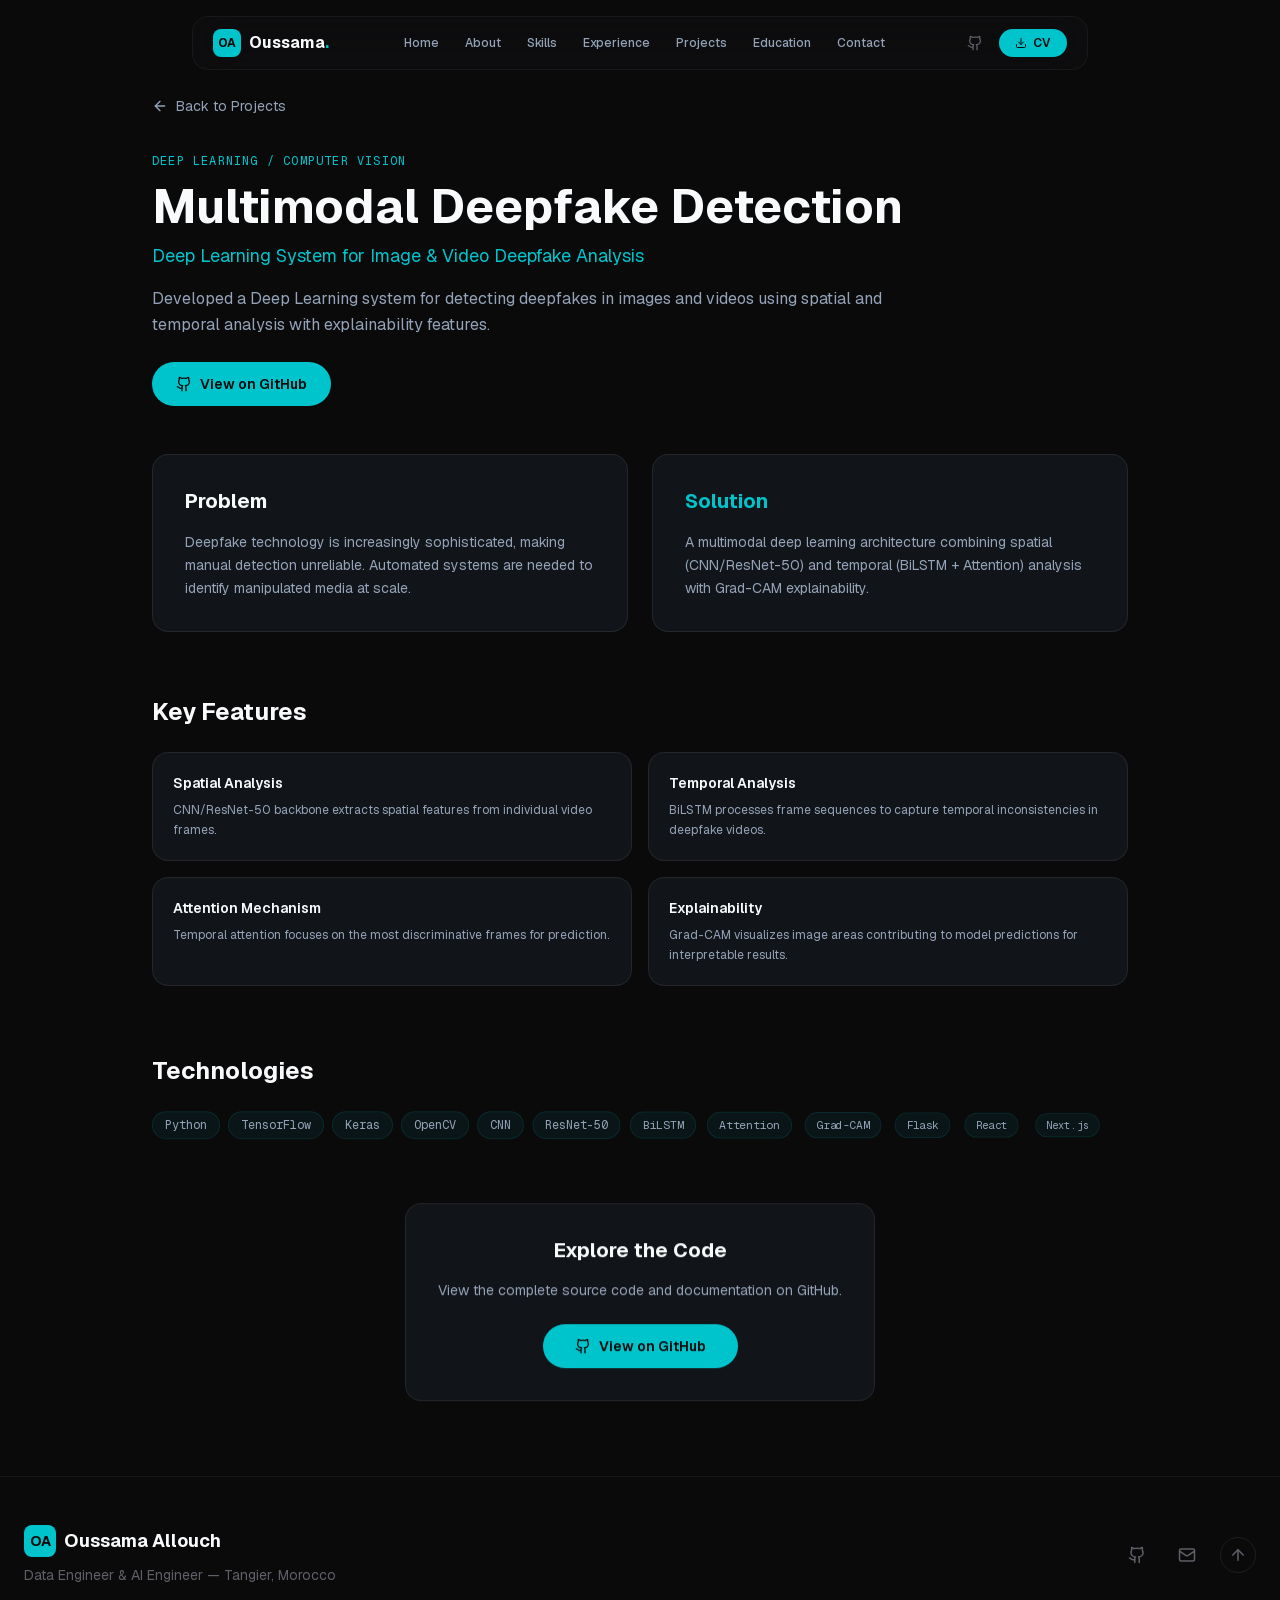
<file: projects/deepfake-detection.html>
<!DOCTYPE html><html lang="en" class="T19VSG_variable _8Li5zG_variable h-full antialiased"><head><meta charSet="utf-8"/><meta name="viewport" content="width=device-width, initial-scale=1"/><link rel="preload" href="/_next/static/media/797e433ab948586e-s.p.0r6juujl39pe6.woff2" as="font" crossorigin="" type="font/woff2"/><link rel="preload" href="/_next/static/media/caa3a2e1cccd8315-s.p.0wgildi0cnwt9.woff2" as="font" crossorigin="" type="font/woff2"/><link rel="stylesheet" href="/_next/static/chunks/12n1drm_j1zv1.css" data-precedence="next"/><link rel="preload" as="script" fetchPriority="low" href="/_next/static/chunks/0hy5urf737ouz.js"/><script src="/_next/static/chunks/220o6dnifhgxa.js" async=""></script><script src="/_next/static/chunks/0s7mvllxht1mo.js" async=""></script><script src="/_next/static/chunks/turbopack-3-ry682tkyiqk.js" async=""></script><script src="/_next/static/chunks/42onvq6nokjl2.js" async=""></script><script src="/_next/static/chunks/0eg8c7ufbgb_x.js" async=""></script><script src="/_next/static/chunks/24colyhtjguj6.js" async=""></script><title>Multimodal Deepfake Detection | Oussama Allouch</title><meta name="description" content="Developed a Deep Learning system for detecting deepfakes in images and videos using spatial and temporal analysis with explainability features."/><meta name="author" content="Oussama Allouch"/><meta name="keywords" content="Oussama Allouch,Data Engineer,AI Engineer,Data Engineering,Big Data,Apache Spark,PySpark,Apache Kafka,Apache Airflow,Data Warehouse,PostgreSQL,ETL,ELT,Medallion Architecture,Machine Learning,Generative AI,RAG,NLP,Deep Learning,Morocco,Tangier"/><meta name="robots" content="index, follow"/><meta property="og:title" content="Multimodal Deepfake Detection — Deep Learning System for Image &amp; Video Deepfake Analysis"/><meta property="og:description" content="Developed a Deep Learning system for detecting deepfakes in images and videos using spatial and temporal analysis with explainability features."/><meta name="twitter:card" content="summary_large_image"/><meta name="twitter:title" content="Oussama Allouch | Data Engineer &amp; AI Engineer"/><meta name="twitter:description" content="Data Engineer and AI Engineer — Apache Spark, Kafka, Airflow, Machine Learning, Generative AI."/><meta name="next-size-adjust" content=""/><script src="/_next/static/chunks/0cz1d0mv5g_q7.js" noModule=""></script></head><body class="min-h-full flex flex-col bg-[#0A0A0B]"><div hidden=""><!--$--><!--/$--></div><header class="fixed left-0 right-0 top-0 z-50 flex justify-center px-4 pt-4" style="opacity:0;transform:translateY(-100px)"><nav class="flex w-full max-w-4xl items-center justify-between rounded-2xl border px-5 py-2.5 transition-all duration-500 border-white/[0.05] bg-[#0F0F11]/60 backdrop-blur-xl" aria-label="Main navigation"><a class="group flex items-center gap-2 text-base font-bold text-[#F8FAFC] transition-colors" aria-label="Home" href="/#hero"><span class="flex h-7 w-7 items-center justify-center rounded-lg bg-accent text-xs font-bold text-[#0A0A0B]">OA</span><span class="hidden sm:inline"><span class="text-[#F8FAFC]">Oussama</span><span class="text-accent">.</span></span></a><div class="hidden items-center gap-0.5 md:flex"><a class="relative rounded-full px-3 py-1.5 text-xs font-medium transition-all duration-300 text-[#94A3B8] hover:text-[#F8FAFC]" href="/#hero">Home</a><a class="relative rounded-full px-3 py-1.5 text-xs font-medium transition-all duration-300 text-[#94A3B8] hover:text-[#F8FAFC]" href="/#about">About</a><a class="relative rounded-full px-3 py-1.5 text-xs font-medium transition-all duration-300 text-[#94A3B8] hover:text-[#F8FAFC]" href="/#expertise">Skills</a><a class="relative rounded-full px-3 py-1.5 text-xs font-medium transition-all duration-300 text-[#94A3B8] hover:text-[#F8FAFC]" href="/#experience">Experience</a><a class="relative rounded-full px-3 py-1.5 text-xs font-medium transition-all duration-300 text-[#94A3B8] hover:text-[#F8FAFC]" href="/#projects">Projects</a><a class="relative rounded-full px-3 py-1.5 text-xs font-medium transition-all duration-300 text-[#94A3B8] hover:text-[#F8FAFC]" href="/#education">Education</a><a class="relative rounded-full px-3 py-1.5 text-xs font-medium transition-all duration-300 text-[#94A3B8] hover:text-[#F8FAFC]" href="/#contact">Contact</a></div><div class="hidden items-center gap-2 md:flex"><a href="https://github.com/oussama-allouch" target="_blank" rel="noopener noreferrer" class="rounded-full p-2 text-[#5F5F68] transition-all duration-300 hover:bg-white/[0.05] hover:text-[#F8FAFC]" aria-label="GitHub Profile"><svg xmlns="http://www.w3.org/2000/svg" width="16" height="16" viewBox="0 0 24 24" fill="none" stroke="currentColor" stroke-width="2" stroke-linecap="round" stroke-linejoin="round"><path d="M15 22v-4a4.8 4.8 0 0 0-1-3.5c3 0 6-2 6-5.5.08-1.25-.27-2.48-1-3.5.28-1.15.28-2.35 0-3.5 0 0-1 0-3 1.5-2.64-.5-5.36-.5-8 0C6 2 5 2 5 2c-.3 1.15-.3 2.35 0 3.5A5.403 5.403 0 0 0 4 9c0 3.5 3 5.5 6 5.5-.39.49-.68 1.05-.85 1.65-.17.6-.22 1.23-.15 1.85v4"></path><path d="M9 18c-4.51 2-5-2-7-2"></path></svg></a><a href="/cv/Oussama-Allouch-CV.pdf" download="Oussama-Allouch-CV.pdf" class="flex items-center gap-1.5 rounded-full bg-accent px-4 py-1.5 text-xs font-semibold text-[#0A0A0B] transition-all duration-300 hover:bg-[#00E0E6] hover:shadow-lg hover:shadow-accent/20"><svg xmlns="http://www.w3.org/2000/svg" width="12" height="12" viewBox="0 0 24 24" fill="none" stroke="currentColor" stroke-width="2" stroke-linecap="round" stroke-linejoin="round" class="lucide lucide-download" aria-hidden="true"><path d="M12 15V3"></path><path d="M21 15v4a2 2 0 0 1-2 2H5a2 2 0 0 1-2-2v-4"></path><path d="m7 10 5 5 5-5"></path></svg>CV</a></div><button class="rounded-full p-2 text-[#94A3B8] transition-colors hover:text-[#F8FAFC] md:hidden" aria-label="Open menu" aria-expanded="false"><svg xmlns="http://www.w3.org/2000/svg" width="20" height="20" viewBox="0 0 24 24" fill="none" stroke="currentColor" stroke-width="2" stroke-linecap="round" stroke-linejoin="round" class="lucide lucide-menu" aria-hidden="true"><path d="M4 5h16"></path><path d="M4 12h16"></path><path d="M4 19h16"></path></svg></button></nav></header><main class="min-h-screen bg-[#0A0A0B] pt-24"><div class="mx-auto max-w-5xl px-6 pb-20"><div style="opacity:0;transform:translateX(-20px)"><a class="mb-8 inline-flex items-center gap-2 text-sm text-[#94A3B8] transition-colors duration-300 hover:text-accent" href="/#projects"><svg xmlns="http://www.w3.org/2000/svg" width="16" height="16" viewBox="0 0 24 24" fill="none" stroke="currentColor" stroke-width="2" stroke-linecap="round" stroke-linejoin="round" class="lucide lucide-arrow-left" aria-hidden="true"><path d="m12 19-7-7 7-7"></path><path d="M19 12H5"></path></svg>Back to Projects</a></div><div class="mb-12" style="opacity:0;transform:translateY(30px)"><span class="mono-label mb-3 inline-block">Deep Learning / Computer Vision</span><h1 class="mb-3 text-4xl font-bold text-[#F8FAFC] md:text-5xl">Multimodal Deepfake Detection</h1><p class="mb-4 text-lg text-accent">Deep Learning System for Image &amp; Video Deepfake Analysis</p><p class="max-w-3xl text-base leading-relaxed text-[#94A3B8]">Developed a Deep Learning system for detecting deepfakes in images and videos using spatial and temporal analysis with explainability features.</p><div class="mt-6 flex flex-wrap items-center gap-3"><a href="https://github.com/oussama-allouch/Multimodal-Deepfake-Detection" target="_blank" rel="noopener noreferrer" class="flex items-center gap-2 rounded-full bg-accent px-6 py-3 text-sm font-semibold text-[#0A0A0B] transition-all duration-300 hover:bg-[#00E0E6] hover:shadow-lg hover:shadow-accent/20"><svg xmlns="http://www.w3.org/2000/svg" width="16" height="16" viewBox="0 0 24 24" fill="none" stroke="currentColor" stroke-width="2" stroke-linecap="round" stroke-linejoin="round"><path d="M15 22v-4a4.8 4.8 0 0 0-1-3.5c3 0 6-2 6-5.5.08-1.25-.27-2.48-1-3.5.28-1.15.28-2.35 0-3.5 0 0-1 0-3 1.5-2.64-.5-5.36-.5-8 0C6 2 5 2 5 2c-.3 1.15-.3 2.35 0 3.5A5.403 5.403 0 0 0 4 9c0 3.5 3 5.5 6 5.5-.39.49-.68 1.05-.85 1.65-.17.6-.22 1.23-.15 1.85v4"></path><path d="M9 18c-4.51 2-5-2-7-2"></path></svg>View on GitHub</a></div></div><div class="mb-16 grid gap-6 md:grid-cols-2" style="opacity:0;transform:translateY(30px)"><div class="glass-card p-6 md:p-8"><h2 class="mb-4 text-xl font-bold text-[#F8FAFC]">Problem</h2><p class="text-sm leading-relaxed text-[#94A3B8]">Deepfake technology is increasingly sophisticated, making manual detection unreliable. Automated systems are needed to identify manipulated media at scale.</p></div><div class="glass-card border-accent/15 p-6 md:p-8"><h2 class="mb-4 text-xl font-bold text-accent">Solution</h2><p class="text-sm leading-relaxed text-[#94A3B8]">A multimodal deep learning architecture combining spatial (CNN/ResNet-50) and temporal (BiLSTM + Attention) analysis with Grad-CAM explainability.</p></div></div><div class="mb-16" style="opacity:0;transform:translateY(30px)"><h2 class="mb-6 text-2xl font-bold text-[#F8FAFC]">Key Features</h2><div class="grid gap-4 sm:grid-cols-2"><div class="glass-card p-5" style="opacity:0;transform:translateY(20px)"><h3 class="mb-2 text-sm font-semibold text-[#F8FAFC]">Spatial Analysis</h3><p class="text-xs leading-relaxed text-[#94A3B8]">CNN/ResNet-50 backbone extracts spatial features from individual video frames.</p></div><div class="glass-card p-5" style="opacity:0;transform:translateY(20px)"><h3 class="mb-2 text-sm font-semibold text-[#F8FAFC]">Temporal Analysis</h3><p class="text-xs leading-relaxed text-[#94A3B8]">BiLSTM processes frame sequences to capture temporal inconsistencies in deepfake videos.</p></div><div class="glass-card p-5" style="opacity:0;transform:translateY(20px)"><h3 class="mb-2 text-sm font-semibold text-[#F8FAFC]">Attention Mechanism</h3><p class="text-xs leading-relaxed text-[#94A3B8]">Temporal attention focuses on the most discriminative frames for prediction.</p></div><div class="glass-card p-5" style="opacity:0;transform:translateY(20px)"><h3 class="mb-2 text-sm font-semibold text-[#F8FAFC]">Explainability</h3><p class="text-xs leading-relaxed text-[#94A3B8]">Grad-CAM visualizes image areas contributing to model predictions for interpretable results.</p></div></div></div><div class="mb-16" style="opacity:0;transform:translateY(30px)"><h2 class="mb-6 text-2xl font-bold text-[#F8FAFC]">Technologies</h2><div class="flex flex-wrap gap-2"><span class="tech-badge" style="opacity:0;transform:scale(0.8)">Python</span><span class="tech-badge" style="opacity:0;transform:scale(0.8)">TensorFlow</span><span class="tech-badge" style="opacity:0;transform:scale(0.8)">Keras</span><span class="tech-badge" style="opacity:0;transform:scale(0.8)">OpenCV</span><span class="tech-badge" style="opacity:0;transform:scale(0.8)">CNN</span><span class="tech-badge" style="opacity:0;transform:scale(0.8)">ResNet-50</span><span class="tech-badge" style="opacity:0;transform:scale(0.8)">BiLSTM</span><span class="tech-badge" style="opacity:0;transform:scale(0.8)">Attention</span><span class="tech-badge" style="opacity:0;transform:scale(0.8)">Grad-CAM</span><span class="tech-badge" style="opacity:0;transform:scale(0.8)">Flask</span><span class="tech-badge" style="opacity:0;transform:scale(0.8)">React</span><span class="tech-badge" style="opacity:0;transform:scale(0.8)">Next.js</span></div></div><div class="text-center" style="opacity:0;transform:translateY(30px)"><div class="glass-card inline-block p-8"><h3 class="mb-4 text-xl font-bold text-[#F8FAFC]">Explore the Code</h3><p class="mb-6 text-sm text-[#94A3B8]">View the complete source code and documentation on GitHub.</p><a href="https://github.com/oussama-allouch/Multimodal-Deepfake-Detection" target="_blank" rel="noopener noreferrer" class="inline-flex items-center gap-2 rounded-full bg-accent px-8 py-3 text-sm font-semibold text-[#0A0A0B] transition-all duration-300 hover:bg-[#00E0E6] hover:shadow-lg hover:shadow-accent/20"><svg xmlns="http://www.w3.org/2000/svg" width="16" height="16" viewBox="0 0 24 24" fill="none" stroke="currentColor" stroke-width="2" stroke-linecap="round" stroke-linejoin="round"><path d="M15 22v-4a4.8 4.8 0 0 0-1-3.5c3 0 6-2 6-5.5.08-1.25-.27-2.48-1-3.5.28-1.15.28-2.35 0-3.5 0 0-1 0-3 1.5-2.64-.5-5.36-.5-8 0C6 2 5 2 5 2c-.3 1.15-.3 2.35 0 3.5A5.403 5.403 0 0 0 4 9c0 3.5 3 5.5 6 5.5-.39.49-.68 1.05-.85 1.65-.17.6-.22 1.23-.15 1.85v4"></path><path d="M9 18c-4.51 2-5-2-7-2"></path></svg>View on GitHub</a></div></div></div></main><footer class="border-t border-white/[0.06] bg-[#0A0A0B]"><div class="mx-auto max-w-7xl px-6 py-12"><div class="flex flex-col items-center justify-between gap-6 md:flex-row"><div><div class="flex items-center gap-2 text-lg font-bold text-[#F8FAFC]"><span class="flex h-8 w-8 items-center justify-center rounded-lg bg-accent text-sm font-bold text-[#0A0A0B]">OA</span><span>Oussama Allouch</span></div><p class="mt-2 text-sm text-[#5F5F68]">Data Engineer &amp; AI Engineer — Tangier, Morocco</p></div><div class="flex items-center gap-4"><a href="https://github.com/oussama-allouch" target="_blank" rel="noopener noreferrer" class="rounded-full p-2 text-[#5F5F68] transition-all duration-300 hover:bg-white/[0.04] hover:text-[#F8FAFC]" aria-label="GitHub"><svg xmlns="http://www.w3.org/2000/svg" width="18" height="18" viewBox="0 0 24 24" fill="none" stroke="currentColor" stroke-width="2" stroke-linecap="round" stroke-linejoin="round"><path d="M15 22v-4a4.8 4.8 0 0 0-1-3.5c3 0 6-2 6-5.5.08-1.25-.27-2.48-1-3.5.28-1.15.28-2.35 0-3.5 0 0-1 0-3 1.5-2.64-.5-5.36-.5-8 0C6 2 5 2 5 2c-.3 1.15-.3 2.35 0 3.5A5.403 5.403 0 0 0 4 9c0 3.5 3 5.5 6 5.5-.39.49-.68 1.05-.85 1.65-.17.6-.22 1.23-.15 1.85v4"></path><path d="M9 18c-4.51 2-5-2-7-2"></path></svg></a><a href="mailto:allouchoussama123@gmail.com" class="rounded-full p-2 text-[#5F5F68] transition-all duration-300 hover:bg-white/[0.04] hover:text-[#F8FAFC]" aria-label="Email"><svg xmlns="http://www.w3.org/2000/svg" width="18" height="18" viewBox="0 0 24 24" fill="none" stroke="currentColor" stroke-width="2" stroke-linecap="round" stroke-linejoin="round" class="lucide lucide-mail" aria-hidden="true"><path d="m22 7-8.991 5.727a2 2 0 0 1-2.009 0L2 7"></path><rect x="2" y="4" width="20" height="16" rx="2"></rect></svg></a><button class="rounded-full border border-white/[0.08] p-2 text-[#5F5F68] transition-all duration-300 hover:bg-white/[0.04] hover:text-[#F8FAFC]" aria-label="Back to top"><svg xmlns="http://www.w3.org/2000/svg" width="18" height="18" viewBox="0 0 24 24" fill="none" stroke="currentColor" stroke-width="2" stroke-linecap="round" stroke-linejoin="round" class="lucide lucide-arrow-up" aria-hidden="true"><path d="m5 12 7-7 7 7"></path><path d="M12 19V5"></path></svg></button></div></div></div></footer><!--$--><!--/$--><script id="_R_">(globalThis["TURBOPACK"] || (globalThis["TURBOPACK"] = [])).push({"otherChunks":["static/chunks/0hy5urf737ouz.js","static/chunks/220o6dnifhgxa.js","static/chunks/0s7mvllxht1mo.js"],"runtimeModuleIds":[94553]});</script><script src="/_next/static/chunks/0hy5urf737ouz.js" async=""></script><script>(self.__next_f=self.__next_f||[]).push([0])</script><script>self.__next_f.push([1,"1:\"$Sreact.fragment\"\n2:\"/_next/static/chunks/42onvq6nokjl2.js\"\n3:I[39756,[\"$2\"],\"default\"]\n4:I[37457,[\"$2\"],\"default\"]\na:I[97367,[\"$2\"],\"OutletBoundary\"]\nb:\"$Sreact.suspense\"\nd:\"ViewportBoundary\"\ne:I[97367,[\"$2\"],\"$d\"]\n10:\"MetadataBoundary\"\n11:I[97367,[\"$2\"],\"$10\"]\n13:I[68027,[\"$2\"],\"default\",1]\n:HL[\"/_next/static/chunks/12n1drm_j1zv1.css\",\"style\"]\n:HL[\"/_next/static/media/797e433ab948586e-s.p.0r6juujl39pe6.woff2\",\"font\",{\"crossOrigin\":\"\",\"type\":\"font/woff2\"}]\n:HL[\"/_next/static/media/caa3a2e1cccd8315-s.p.0wgildi0cnwt9.woff2\",\"font\",{\"crossOrigin\":\"\",\"type\":\"font/woff2\"}]\n6:X\n8:[[\"children\",{\"s\":\"__PAGE__\",\"h\":512,\"d\":{\"r\":[\"$\",\"$1\",\"c\",{\"children\":[\"$L9\",[[\"$\",\"script\",\"script-0\",{\"src\":\"/_next/static/chunks/0eg8c7ufbgb_x.js\",\"async\":true,\"nonce\":\"$undefined\"}],[\"$\",\"script\",\"script-1\",{\"src\":\"/_next/static/chunks/24colyhtjguj6.js\",\"async\":true,\"nonce\":\"$undefined\"}]],[\"$\",\"$La\",null,{\"children\":[\"$\",\"$b\",null,{\"name\":\"Next.MetadataOutlet\",\"children\":\"$@c\"}]}]]}],\"p\":false,\"v\":null}}]]\n7:[[\"children\",{\"s\":{\"n\":\"slug\",\"t\":\"d\",\"k\":\"deepfake-detection\",\"s\":[]},\"h\":512,\"d\":{\"r\":[\"$\",\"$1\",\"c\",{\"children\":[null,[\"$\",\"$L3\",null,{\"parallelRouterKey\":\"children\",\"error\":\"$undefined\",\"errorStyles\":\"$undefined\",\"errorScripts\":\"$undefined\",\"template\":[\"$\",\"$L4\",null,{}],\"templateStyles\":\"$undefined\",\"templateScripts\":\"$undefined\",\"notFound\":\"$undefined\",\"forbidden\":\"$undefined\",\"unauthorized\":\"$undefined\"}]]}],\"p\":false,\"v\":\"$6\"},\"c\":\"$Q8\"}]]\n5:[[\"children\",{\"s\":\"projects\",\"h\":512,\"d\":{\"r\":[\"$\",\"$1\",\"c\",{\"children\":[null,[\"$\",\"$L3\",null,{\"parallelRouterKey\":\"children\",\"error\":\"$undefined\",\"errorStyles\":\"$undefined\",\"errorScripts\":\"$undefined\",\"template\":[\"$\",\"$L4\",null,{}],\"templateStyles\":\"$undefined\",\"templateScripts\":\"$undefined\",\"notFound\":\"$undefined\",\"forbidden\":\"$undefined\",\"unauthorized\":\"$undefined\"}]]}],\"p\":false,\"v\":\"$6\"},\"c\":\"$Q7\"}]]\n0:{\"P\":null,\"c\":[\"\",\"projects\",\"deepfake-detection\"],\"q\":\"\",\"i\":false,\"t\":{\"t\":{\"s\":\"\",\"h\":528,\"d\":{\"r\":[\"$\",\"$1\",\"c\",{\"children\":[[[\"$\",\"link\",\"0\",{\"rel\":\"stylesheet\",\"href\":\"/_next/static/chunks/12n1drm_j1zv1.css\",\"precedence\":\"next\",\"crossOrigin\":\"$undefined\",\"nonce\":\"$undefined\"}],[\"$\",\"script\",\"script-0\",{\"src\":\"/_next/static/chunks/42onvq6nokjl2.js\",\"async\":true,\"nonce\":\"$undefined\"}]],[\"$\",\"html\",null,{\"lang\":\"en\",\"className\":\"T19VSG_variable _8Li5zG_variable h-full antialiased\",\"children\":[\"$\",\"body\",null,{\"className\":\"min-h-full flex flex-col bg-[#0A0A0B]\",\"children\":[\"$\",\"$L3\",null,{\"parallelRouterKey\":\"children\",\"error\":\"$undefined\",\"errorStyles\":\"$undefined\",\"errorScripts\":\"$undefined\",\"template\":[\"$\",\"$L4\",null,{}],\"templateStyles\":\"$undefined\",\"templateScripts\":\"$undefined\",\"notFound\":[[[\"$\",\"title\",null,{\"children\":\"404: This page could not be found.\"}],[\"$\",\"div\",null,{\"style\":{\"fontFamily\":\"system-ui,\\\"Segoe UI\\\",Roboto,Helvetica,Arial,sans-serif,\\\"Apple Color Emoji\\\",\\\"Segoe UI Emoji\\\"\",\"height\":\"100vh\",\"textAlign\":\"center\",\"display\":\"flex\",\"flexDirection\":\"column\",\"alignItems\":\"center\",\"justifyContent\":\"center\"},\"children\":[\"$\",\"div\",null,{\"children\":[[\"$\",\"style\",null,{\"dangerouslySetInnerHTML\":{\"__html\":\"body{color:#000;background:#fff;margin:0}.next-error-h1{border-right:1px solid rgba(0,0,0,.3)}@media (prefers-color-scheme:dark){body{color:#fff;background:#000}.next-error-h1{border-right:1px solid rgba(255,255,255,.3)}}\"}}],[\"$\",\"h1\",null,{\"className\":\"next-error-h1\",\"style\":{\"display\":\"inline-block\",\"margin\":\"0 20px 0 0\",\"padding\":\"0 23px 0 0\",\"fontSize\":24,\"fontWeight\":500,\"verticalAlign\":\"top\",\"lineHeight\":\"49px\"},\"children\":404}],[\"$\",\"div\",null,{\"style\":{\"display\":\"inline-block\"},\"children\":[\"$\",\"h2\",null,{\"style\":{\"fontSize\":14,\"fontWeight\":400,\"lineHeight\":\"49px\",\"margin\":0},\"children\":\"This page could not be found.\"}]}]]}]}]],[]],\"forbidden\":\"$undefined\",\"unauthorized\":\"$undefined\"}]}]}]]}],\"p\":false,\"v\":null},\"c\":\"$Q5\"},\"h\":{\"r\":[\"$\",\"$1\",\"h\",{\"children\":[null,[\"$\",\"$Le\",null,{\"children\":\"$Lf\"}],[\"$\",\"$L11\",null,{\"children\":[[\"$\",\"div\",null,{\"hidden\":true,\"children\":[\"$\",\"$b\",null,{\"name\":\"Next.Metadata\",\"children\":\"$L12\"}]}],null]}],[\"$\",\"meta\",null,{\"name\":\"next-size-adjust\",\"content\":\"\"}]]}],\"p\":false,\"v\":null}},\"m\":\"$undefined\",\"G\":[\"$13\",[[\"$\",\"link\",\"0\",{\"rel\":\"stylesheet\",\"href\":\"/_next/static/chunks/12n1drm_j1zv1.css\",\"precedence\":\"next\",\"crossOrigin\":\"$undefined\",\"nonce\":\"$undefined\"}]]],\"S\":true,\"r\":\"$undefined\",\"s\":\"$undefined\",\"a\":\"$undefined\",\"l\":\"$undefined\",\"p\":\"$undefined\",\"d\":\"$undefined\",\"b\":\"0P_hUvCcz0XxAKut1K9Kd\"}\n14:\"/_next/static/chunks/0eg8c7ufbgb_x.js\"\n15:\"/_next/static/chunks/24colyhtjguj6.js\"\n16:I[7418,[\"$2\",\"$14\",\"$15\"],\"default\"]\n6:C\n9:[\"$\",\"$L16\",null,{\"project\":{\"title\":\"Multimodal Deepfake Detection\",\"slug\":\"deepfake-detection\",\"subtitle\":\"Deep Learning System for Image \u0026 Video Deepfake Analysis\",\"description\":\"Developed a Deep Learning system for detecting deepfakes in images and videos using spatial and temporal analysis with explainability features.\",\"category\":\"Deep Learning / Computer Vision\",\"technologies\":[\"Python\",\"TensorFlow\",\"Keras\",\"OpenCV\",\"CNN\",\"ResNet-50\",\"BiLSTM\",\"Attention\",\"Grad-CAM\",\"Flask\",\"React\",\"Next.js\"],\"github\":\"https://github.com/oussama-allouch/Multimodal-Deepfake-Detection\",\"featured\":true,\"features\":[{\"title\":\"Spatial Analysis\",\"description\":\"CNN/ResNet-50 backbone extracts spatial features from individual video frames.\"},{\"title\":\"Temporal Analysis\",\"description\":\"BiLSTM processes frame sequences to capture temporal inconsistencies in deepfake videos.\"},{\"title\":\"Attention Mechanism\",\"description\":\"Temporal attention focuses on the most discriminative frames for prediction.\"},{\"title\":\"Explainability\",\"description\":\"Grad-CAM visualizes image areas contributing to model predictions for interpretable results.\"}],\"problem\":\"Deepfake technology is increasingly sophisticated, making manual detection unreliable. Automated systems are needed to identify manipulated media at scale.\",\"solution\":\"A multimodal deep learning architecture combining spatial (CNN/ResNet-50) and temporal (BiLSTM + Attention) analysis with Grad-CAM explainability.\"}}]\nf:[[\"$\",\"meta\",\"0\",{\"charSet\":\"utf-8\"}],[\"$\",\"meta\",\"1\",{\"name\":\"viewport\",\"content\":\"width=device-width, initial-scale=1\"}]]\nc:null\n12:[[\"$\",\"title\",\"0\",{\"children\":\"Multimodal Deepfake Detection | Oussama Allouch\"}],[\"$\",\"meta\",\"1\",{\"name\":\"description\",\"content\":\"Developed a Deep Learning system for detecting deepfakes in images and videos using spatial and temporal analysis with explainability features.\"}],[\"$\",\"meta\",\"2\",{\"name\":\"author\",\"content\":\"Oussama Allouch\"}],[\"$\",\"meta\",\"3\",{\"name\":\"keywords\",\"content\":\"Oussama Allouch,Data Engineer,AI Engineer,Data Engineering,Big Data,Apache Spark,PySpark,Apache Kafka,Apache Airflow,Data Warehouse,PostgreSQL,ETL,ELT,Medallion Architecture,Machine Learning,Generative AI,RAG,NLP,Deep Learning,Morocco,Tangier\"}],[\"$\",\"meta\",\"4\",{\"name\":\"robots\",\"content\":\"index, follow\"}],[\"$\",\"meta\",\"5\",{\"property\":\"og:title\",\"content\":\"Multimodal Deepfake Detection — Deep Learning System for Image \u0026 Video Deepfake Analysis\"}],[\"$\",\"meta\",\"6\",{\"property\":\"og:description\",\"content\":\"Developed a Deep Learning system for detecting deepfakes in images and videos using spatial and temporal analysis with explainability features.\"}],[\"$\",\"meta\",\"7\",{\"name\":\"twitter:card\",\"content\":\"summary_large_image\"}],[\"$\",\"meta\",\"8\",{\"name\":\"twitter:title\",\"content\":\"Oussama Allouch | Data Engineer \u0026 AI Engineer\"}],[\"$\",\"meta\",\"9\",{\"name\":\"twitter:description\",\"content\":\"Data Engineer and AI Engineer — Apache Spark, Kafka, Airflow, Machine Learning, Generative AI.\"}]]\n"])</script></body></html>
</file>
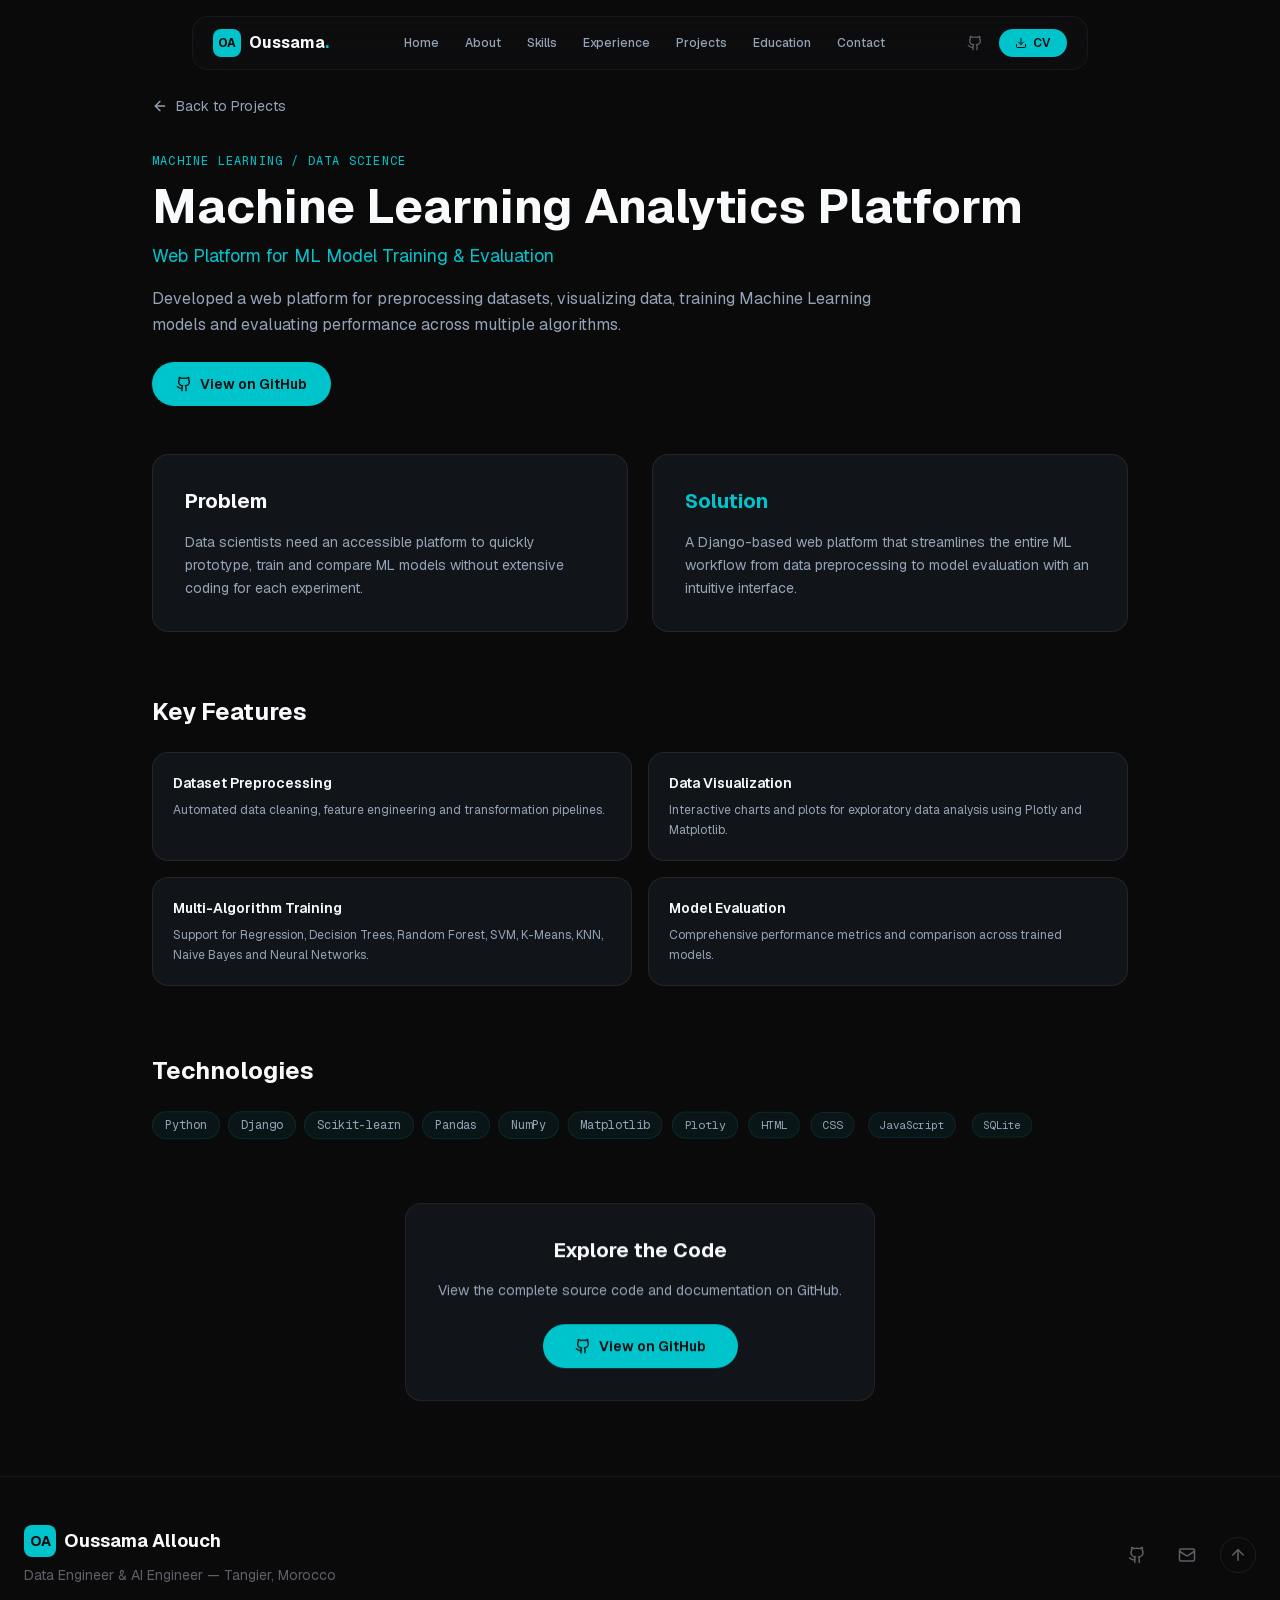
<file: projects/ml-platform.html>
<!DOCTYPE html><html lang="en" class="T19VSG_variable _8Li5zG_variable h-full antialiased"><head><meta charSet="utf-8"/><meta name="viewport" content="width=device-width, initial-scale=1"/><link rel="preload" href="/_next/static/media/797e433ab948586e-s.p.0r6juujl39pe6.woff2" as="font" crossorigin="" type="font/woff2"/><link rel="preload" href="/_next/static/media/caa3a2e1cccd8315-s.p.0wgildi0cnwt9.woff2" as="font" crossorigin="" type="font/woff2"/><link rel="stylesheet" href="/_next/static/chunks/12n1drm_j1zv1.css" data-precedence="next"/><link rel="preload" as="script" fetchPriority="low" href="/_next/static/chunks/0hy5urf737ouz.js"/><script src="/_next/static/chunks/220o6dnifhgxa.js" async=""></script><script src="/_next/static/chunks/0s7mvllxht1mo.js" async=""></script><script src="/_next/static/chunks/turbopack-3-ry682tkyiqk.js" async=""></script><script src="/_next/static/chunks/42onvq6nokjl2.js" async=""></script><script src="/_next/static/chunks/0eg8c7ufbgb_x.js" async=""></script><script src="/_next/static/chunks/24colyhtjguj6.js" async=""></script><title>Machine Learning Analytics Platform | Oussama Allouch</title><meta name="description" content="Developed a web platform for preprocessing datasets, visualizing data, training Machine Learning models and evaluating performance across multiple algorithms."/><meta name="author" content="Oussama Allouch"/><meta name="keywords" content="Oussama Allouch,Data Engineer,AI Engineer,Data Engineering,Big Data,Apache Spark,PySpark,Apache Kafka,Apache Airflow,Data Warehouse,PostgreSQL,ETL,ELT,Medallion Architecture,Machine Learning,Generative AI,RAG,NLP,Deep Learning,Morocco,Tangier"/><meta name="robots" content="index, follow"/><meta property="og:title" content="Machine Learning Analytics Platform — Web Platform for ML Model Training &amp; Evaluation"/><meta property="og:description" content="Developed a web platform for preprocessing datasets, visualizing data, training Machine Learning models and evaluating performance across multiple algorithms."/><meta name="twitter:card" content="summary_large_image"/><meta name="twitter:title" content="Oussama Allouch | Data Engineer &amp; AI Engineer"/><meta name="twitter:description" content="Data Engineer and AI Engineer — Apache Spark, Kafka, Airflow, Machine Learning, Generative AI."/><meta name="next-size-adjust" content=""/><script src="/_next/static/chunks/0cz1d0mv5g_q7.js" noModule=""></script></head><body class="min-h-full flex flex-col bg-[#0A0A0B]"><div hidden=""><!--$--><!--/$--></div><header class="fixed left-0 right-0 top-0 z-50 flex justify-center px-4 pt-4" style="opacity:0;transform:translateY(-100px)"><nav class="flex w-full max-w-4xl items-center justify-between rounded-2xl border px-5 py-2.5 transition-all duration-500 border-white/[0.05] bg-[#0F0F11]/60 backdrop-blur-xl" aria-label="Main navigation"><a class="group flex items-center gap-2 text-base font-bold text-[#F8FAFC] transition-colors" aria-label="Home" href="/#hero"><span class="flex h-7 w-7 items-center justify-center rounded-lg bg-accent text-xs font-bold text-[#0A0A0B]">OA</span><span class="hidden sm:inline"><span class="text-[#F8FAFC]">Oussama</span><span class="text-accent">.</span></span></a><div class="hidden items-center gap-0.5 md:flex"><a class="relative rounded-full px-3 py-1.5 text-xs font-medium transition-all duration-300 text-[#94A3B8] hover:text-[#F8FAFC]" href="/#hero">Home</a><a class="relative rounded-full px-3 py-1.5 text-xs font-medium transition-all duration-300 text-[#94A3B8] hover:text-[#F8FAFC]" href="/#about">About</a><a class="relative rounded-full px-3 py-1.5 text-xs font-medium transition-all duration-300 text-[#94A3B8] hover:text-[#F8FAFC]" href="/#expertise">Skills</a><a class="relative rounded-full px-3 py-1.5 text-xs font-medium transition-all duration-300 text-[#94A3B8] hover:text-[#F8FAFC]" href="/#experience">Experience</a><a class="relative rounded-full px-3 py-1.5 text-xs font-medium transition-all duration-300 text-[#94A3B8] hover:text-[#F8FAFC]" href="/#projects">Projects</a><a class="relative rounded-full px-3 py-1.5 text-xs font-medium transition-all duration-300 text-[#94A3B8] hover:text-[#F8FAFC]" href="/#education">Education</a><a class="relative rounded-full px-3 py-1.5 text-xs font-medium transition-all duration-300 text-[#94A3B8] hover:text-[#F8FAFC]" href="/#contact">Contact</a></div><div class="hidden items-center gap-2 md:flex"><a href="https://github.com/oussama-allouch" target="_blank" rel="noopener noreferrer" class="rounded-full p-2 text-[#5F5F68] transition-all duration-300 hover:bg-white/[0.05] hover:text-[#F8FAFC]" aria-label="GitHub Profile"><svg xmlns="http://www.w3.org/2000/svg" width="16" height="16" viewBox="0 0 24 24" fill="none" stroke="currentColor" stroke-width="2" stroke-linecap="round" stroke-linejoin="round"><path d="M15 22v-4a4.8 4.8 0 0 0-1-3.5c3 0 6-2 6-5.5.08-1.25-.27-2.48-1-3.5.28-1.15.28-2.35 0-3.5 0 0-1 0-3 1.5-2.64-.5-5.36-.5-8 0C6 2 5 2 5 2c-.3 1.15-.3 2.35 0 3.5A5.403 5.403 0 0 0 4 9c0 3.5 3 5.5 6 5.5-.39.49-.68 1.05-.85 1.65-.17.6-.22 1.23-.15 1.85v4"></path><path d="M9 18c-4.51 2-5-2-7-2"></path></svg></a><a href="/cv/Oussama-Allouch-CV.pdf" download="Oussama-Allouch-CV.pdf" class="flex items-center gap-1.5 rounded-full bg-accent px-4 py-1.5 text-xs font-semibold text-[#0A0A0B] transition-all duration-300 hover:bg-[#00E0E6] hover:shadow-lg hover:shadow-accent/20"><svg xmlns="http://www.w3.org/2000/svg" width="12" height="12" viewBox="0 0 24 24" fill="none" stroke="currentColor" stroke-width="2" stroke-linecap="round" stroke-linejoin="round" class="lucide lucide-download" aria-hidden="true"><path d="M12 15V3"></path><path d="M21 15v4a2 2 0 0 1-2 2H5a2 2 0 0 1-2-2v-4"></path><path d="m7 10 5 5 5-5"></path></svg>CV</a></div><button class="rounded-full p-2 text-[#94A3B8] transition-colors hover:text-[#F8FAFC] md:hidden" aria-label="Open menu" aria-expanded="false"><svg xmlns="http://www.w3.org/2000/svg" width="20" height="20" viewBox="0 0 24 24" fill="none" stroke="currentColor" stroke-width="2" stroke-linecap="round" stroke-linejoin="round" class="lucide lucide-menu" aria-hidden="true"><path d="M4 5h16"></path><path d="M4 12h16"></path><path d="M4 19h16"></path></svg></button></nav></header><main class="min-h-screen bg-[#0A0A0B] pt-24"><div class="mx-auto max-w-5xl px-6 pb-20"><div style="opacity:0;transform:translateX(-20px)"><a class="mb-8 inline-flex items-center gap-2 text-sm text-[#94A3B8] transition-colors duration-300 hover:text-accent" href="/#projects"><svg xmlns="http://www.w3.org/2000/svg" width="16" height="16" viewBox="0 0 24 24" fill="none" stroke="currentColor" stroke-width="2" stroke-linecap="round" stroke-linejoin="round" class="lucide lucide-arrow-left" aria-hidden="true"><path d="m12 19-7-7 7-7"></path><path d="M19 12H5"></path></svg>Back to Projects</a></div><div class="mb-12" style="opacity:0;transform:translateY(30px)"><span class="mono-label mb-3 inline-block">Machine Learning / Data Science</span><h1 class="mb-3 text-4xl font-bold text-[#F8FAFC] md:text-5xl">Machine Learning Analytics Platform</h1><p class="mb-4 text-lg text-accent">Web Platform for ML Model Training &amp; Evaluation</p><p class="max-w-3xl text-base leading-relaxed text-[#94A3B8]">Developed a web platform for preprocessing datasets, visualizing data, training Machine Learning models and evaluating performance across multiple algorithms.</p><div class="mt-6 flex flex-wrap items-center gap-3"><a href="https://github.com/oussama-allouch/Machine-Learning-Analytics-Platform" target="_blank" rel="noopener noreferrer" class="flex items-center gap-2 rounded-full bg-accent px-6 py-3 text-sm font-semibold text-[#0A0A0B] transition-all duration-300 hover:bg-[#00E0E6] hover:shadow-lg hover:shadow-accent/20"><svg xmlns="http://www.w3.org/2000/svg" width="16" height="16" viewBox="0 0 24 24" fill="none" stroke="currentColor" stroke-width="2" stroke-linecap="round" stroke-linejoin="round"><path d="M15 22v-4a4.8 4.8 0 0 0-1-3.5c3 0 6-2 6-5.5.08-1.25-.27-2.48-1-3.5.28-1.15.28-2.35 0-3.5 0 0-1 0-3 1.5-2.64-.5-5.36-.5-8 0C6 2 5 2 5 2c-.3 1.15-.3 2.35 0 3.5A5.403 5.403 0 0 0 4 9c0 3.5 3 5.5 6 5.5-.39.49-.68 1.05-.85 1.65-.17.6-.22 1.23-.15 1.85v4"></path><path d="M9 18c-4.51 2-5-2-7-2"></path></svg>View on GitHub</a></div></div><div class="mb-16 grid gap-6 md:grid-cols-2" style="opacity:0;transform:translateY(30px)"><div class="glass-card p-6 md:p-8"><h2 class="mb-4 text-xl font-bold text-[#F8FAFC]">Problem</h2><p class="text-sm leading-relaxed text-[#94A3B8]">Data scientists need an accessible platform to quickly prototype, train and compare ML models without extensive coding for each experiment.</p></div><div class="glass-card border-accent/15 p-6 md:p-8"><h2 class="mb-4 text-xl font-bold text-accent">Solution</h2><p class="text-sm leading-relaxed text-[#94A3B8]">A Django-based web platform that streamlines the entire ML workflow from data preprocessing to model evaluation with an intuitive interface.</p></div></div><div class="mb-16" style="opacity:0;transform:translateY(30px)"><h2 class="mb-6 text-2xl font-bold text-[#F8FAFC]">Key Features</h2><div class="grid gap-4 sm:grid-cols-2"><div class="glass-card p-5" style="opacity:0;transform:translateY(20px)"><h3 class="mb-2 text-sm font-semibold text-[#F8FAFC]">Dataset Preprocessing</h3><p class="text-xs leading-relaxed text-[#94A3B8]">Automated data cleaning, feature engineering and transformation pipelines.</p></div><div class="glass-card p-5" style="opacity:0;transform:translateY(20px)"><h3 class="mb-2 text-sm font-semibold text-[#F8FAFC]">Data Visualization</h3><p class="text-xs leading-relaxed text-[#94A3B8]">Interactive charts and plots for exploratory data analysis using Plotly and Matplotlib.</p></div><div class="glass-card p-5" style="opacity:0;transform:translateY(20px)"><h3 class="mb-2 text-sm font-semibold text-[#F8FAFC]">Multi-Algorithm Training</h3><p class="text-xs leading-relaxed text-[#94A3B8]">Support for Regression, Decision Trees, Random Forest, SVM, K-Means, KNN, Naive Bayes and Neural Networks.</p></div><div class="glass-card p-5" style="opacity:0;transform:translateY(20px)"><h3 class="mb-2 text-sm font-semibold text-[#F8FAFC]">Model Evaluation</h3><p class="text-xs leading-relaxed text-[#94A3B8]">Comprehensive performance metrics and comparison across trained models.</p></div></div></div><div class="mb-16" style="opacity:0;transform:translateY(30px)"><h2 class="mb-6 text-2xl font-bold text-[#F8FAFC]">Technologies</h2><div class="flex flex-wrap gap-2"><span class="tech-badge" style="opacity:0;transform:scale(0.8)">Python</span><span class="tech-badge" style="opacity:0;transform:scale(0.8)">Django</span><span class="tech-badge" style="opacity:0;transform:scale(0.8)">Scikit-learn</span><span class="tech-badge" style="opacity:0;transform:scale(0.8)">Pandas</span><span class="tech-badge" style="opacity:0;transform:scale(0.8)">NumPy</span><span class="tech-badge" style="opacity:0;transform:scale(0.8)">Matplotlib</span><span class="tech-badge" style="opacity:0;transform:scale(0.8)">Plotly</span><span class="tech-badge" style="opacity:0;transform:scale(0.8)">HTML</span><span class="tech-badge" style="opacity:0;transform:scale(0.8)">CSS</span><span class="tech-badge" style="opacity:0;transform:scale(0.8)">JavaScript</span><span class="tech-badge" style="opacity:0;transform:scale(0.8)">SQLite</span></div></div><div class="text-center" style="opacity:0;transform:translateY(30px)"><div class="glass-card inline-block p-8"><h3 class="mb-4 text-xl font-bold text-[#F8FAFC]">Explore the Code</h3><p class="mb-6 text-sm text-[#94A3B8]">View the complete source code and documentation on GitHub.</p><a href="https://github.com/oussama-allouch/Machine-Learning-Analytics-Platform" target="_blank" rel="noopener noreferrer" class="inline-flex items-center gap-2 rounded-full bg-accent px-8 py-3 text-sm font-semibold text-[#0A0A0B] transition-all duration-300 hover:bg-[#00E0E6] hover:shadow-lg hover:shadow-accent/20"><svg xmlns="http://www.w3.org/2000/svg" width="16" height="16" viewBox="0 0 24 24" fill="none" stroke="currentColor" stroke-width="2" stroke-linecap="round" stroke-linejoin="round"><path d="M15 22v-4a4.8 4.8 0 0 0-1-3.5c3 0 6-2 6-5.5.08-1.25-.27-2.48-1-3.5.28-1.15.28-2.35 0-3.5 0 0-1 0-3 1.5-2.64-.5-5.36-.5-8 0C6 2 5 2 5 2c-.3 1.15-.3 2.35 0 3.5A5.403 5.403 0 0 0 4 9c0 3.5 3 5.5 6 5.5-.39.49-.68 1.05-.85 1.65-.17.6-.22 1.23-.15 1.85v4"></path><path d="M9 18c-4.51 2-5-2-7-2"></path></svg>View on GitHub</a></div></div></div></main><footer class="border-t border-white/[0.06] bg-[#0A0A0B]"><div class="mx-auto max-w-7xl px-6 py-12"><div class="flex flex-col items-center justify-between gap-6 md:flex-row"><div><div class="flex items-center gap-2 text-lg font-bold text-[#F8FAFC]"><span class="flex h-8 w-8 items-center justify-center rounded-lg bg-accent text-sm font-bold text-[#0A0A0B]">OA</span><span>Oussama Allouch</span></div><p class="mt-2 text-sm text-[#5F5F68]">Data Engineer &amp; AI Engineer — Tangier, Morocco</p></div><div class="flex items-center gap-4"><a href="https://github.com/oussama-allouch" target="_blank" rel="noopener noreferrer" class="rounded-full p-2 text-[#5F5F68] transition-all duration-300 hover:bg-white/[0.04] hover:text-[#F8FAFC]" aria-label="GitHub"><svg xmlns="http://www.w3.org/2000/svg" width="18" height="18" viewBox="0 0 24 24" fill="none" stroke="currentColor" stroke-width="2" stroke-linecap="round" stroke-linejoin="round"><path d="M15 22v-4a4.8 4.8 0 0 0-1-3.5c3 0 6-2 6-5.5.08-1.25-.27-2.48-1-3.5.28-1.15.28-2.35 0-3.5 0 0-1 0-3 1.5-2.64-.5-5.36-.5-8 0C6 2 5 2 5 2c-.3 1.15-.3 2.35 0 3.5A5.403 5.403 0 0 0 4 9c0 3.5 3 5.5 6 5.5-.39.49-.68 1.05-.85 1.65-.17.6-.22 1.23-.15 1.85v4"></path><path d="M9 18c-4.51 2-5-2-7-2"></path></svg></a><a href="mailto:allouchoussama123@gmail.com" class="rounded-full p-2 text-[#5F5F68] transition-all duration-300 hover:bg-white/[0.04] hover:text-[#F8FAFC]" aria-label="Email"><svg xmlns="http://www.w3.org/2000/svg" width="18" height="18" viewBox="0 0 24 24" fill="none" stroke="currentColor" stroke-width="2" stroke-linecap="round" stroke-linejoin="round" class="lucide lucide-mail" aria-hidden="true"><path d="m22 7-8.991 5.727a2 2 0 0 1-2.009 0L2 7"></path><rect x="2" y="4" width="20" height="16" rx="2"></rect></svg></a><button class="rounded-full border border-white/[0.08] p-2 text-[#5F5F68] transition-all duration-300 hover:bg-white/[0.04] hover:text-[#F8FAFC]" aria-label="Back to top"><svg xmlns="http://www.w3.org/2000/svg" width="18" height="18" viewBox="0 0 24 24" fill="none" stroke="currentColor" stroke-width="2" stroke-linecap="round" stroke-linejoin="round" class="lucide lucide-arrow-up" aria-hidden="true"><path d="m5 12 7-7 7 7"></path><path d="M12 19V5"></path></svg></button></div></div></div></footer><!--$--><!--/$--><script id="_R_">(globalThis["TURBOPACK"] || (globalThis["TURBOPACK"] = [])).push({"otherChunks":["static/chunks/0hy5urf737ouz.js","static/chunks/220o6dnifhgxa.js","static/chunks/0s7mvllxht1mo.js"],"runtimeModuleIds":[94553]});</script><script src="/_next/static/chunks/0hy5urf737ouz.js" async=""></script><script>(self.__next_f=self.__next_f||[]).push([0])</script><script>self.__next_f.push([1,"1:\"$Sreact.fragment\"\n2:\"/_next/static/chunks/42onvq6nokjl2.js\"\n3:I[39756,[\"$2\"],\"default\"]\n4:I[37457,[\"$2\"],\"default\"]\na:I[97367,[\"$2\"],\"OutletBoundary\"]\nb:\"$Sreact.suspense\"\nd:\"ViewportBoundary\"\ne:I[97367,[\"$2\"],\"$d\"]\n10:\"MetadataBoundary\"\n11:I[97367,[\"$2\"],\"$10\"]\n13:I[68027,[\"$2\"],\"default\",1]\n:HL[\"/_next/static/chunks/12n1drm_j1zv1.css\",\"style\"]\n:HL[\"/_next/static/media/797e433ab948586e-s.p.0r6juujl39pe6.woff2\",\"font\",{\"crossOrigin\":\"\",\"type\":\"font/woff2\"}]\n:HL[\"/_next/static/media/caa3a2e1cccd8315-s.p.0wgildi0cnwt9.woff2\",\"font\",{\"crossOrigin\":\"\",\"type\":\"font/woff2\"}]\n6:X\n8:[[\"children\",{\"s\":\"__PAGE__\",\"h\":512,\"d\":{\"r\":[\"$\",\"$1\",\"c\",{\"children\":[\"$L9\",[[\"$\",\"script\",\"script-0\",{\"src\":\"/_next/static/chunks/0eg8c7ufbgb_x.js\",\"async\":true,\"nonce\":\"$undefined\"}],[\"$\",\"script\",\"script-1\",{\"src\":\"/_next/static/chunks/24colyhtjguj6.js\",\"async\":true,\"nonce\":\"$undefined\"}]],[\"$\",\"$La\",null,{\"children\":[\"$\",\"$b\",null,{\"name\":\"Next.MetadataOutlet\",\"children\":\"$@c\"}]}]]}],\"p\":false,\"v\":null}}]]\n7:[[\"children\",{\"s\":{\"n\":\"slug\",\"t\":\"d\",\"k\":\"ml-platform\",\"s\":[]},\"h\":512,\"d\":{\"r\":[\"$\",\"$1\",\"c\",{\"children\":[null,[\"$\",\"$L3\",null,{\"parallelRouterKey\":\"children\",\"error\":\"$undefined\",\"errorStyles\":\"$undefined\",\"errorScripts\":\"$undefined\",\"template\":[\"$\",\"$L4\",null,{}],\"templateStyles\":\"$undefined\",\"templateScripts\":\"$undefined\",\"notFound\":\"$undefined\",\"forbidden\":\"$undefined\",\"unauthorized\":\"$undefined\"}]]}],\"p\":false,\"v\":\"$6\"},\"c\":\"$Q8\"}]]\n5:[[\"children\",{\"s\":\"projects\",\"h\":512,\"d\":{\"r\":[\"$\",\"$1\",\"c\",{\"children\":[null,[\"$\",\"$L3\",null,{\"parallelRouterKey\":\"children\",\"error\":\"$undefined\",\"errorStyles\":\"$undefined\",\"errorScripts\":\"$undefined\",\"template\":[\"$\",\"$L4\",null,{}],\"templateStyles\":\"$undefined\",\"templateScripts\":\"$undefined\",\"notFound\":\"$undefined\",\"forbidden\":\"$undefined\",\"unauthorized\":\"$undefined\"}]]}],\"p\":false,\"v\":\"$6\"},\"c\":\"$Q7\"}]]\n0:{\"P\":null,\"c\":[\"\",\"projects\",\"ml-platform\"],\"q\":\"\",\"i\":false,\"t\":{\"t\":{\"s\":\"\",\"h\":528,\"d\":{\"r\":[\"$\",\"$1\",\"c\",{\"children\":[[[\"$\",\"link\",\"0\",{\"rel\":\"stylesheet\",\"href\":\"/_next/static/chunks/12n1drm_j1zv1.css\",\"precedence\":\"next\",\"crossOrigin\":\"$undefined\",\"nonce\":\"$undefined\"}],[\"$\",\"script\",\"script-0\",{\"src\":\"/_next/static/chunks/42onvq6nokjl2.js\",\"async\":true,\"nonce\":\"$undefined\"}]],[\"$\",\"html\",null,{\"lang\":\"en\",\"className\":\"T19VSG_variable _8Li5zG_variable h-full antialiased\",\"children\":[\"$\",\"body\",null,{\"className\":\"min-h-full flex flex-col bg-[#0A0A0B]\",\"children\":[\"$\",\"$L3\",null,{\"parallelRouterKey\":\"children\",\"error\":\"$undefined\",\"errorStyles\":\"$undefined\",\"errorScripts\":\"$undefined\",\"template\":[\"$\",\"$L4\",null,{}],\"templateStyles\":\"$undefined\",\"templateScripts\":\"$undefined\",\"notFound\":[[[\"$\",\"title\",null,{\"children\":\"404: This page could not be found.\"}],[\"$\",\"div\",null,{\"style\":{\"fontFamily\":\"system-ui,\\\"Segoe UI\\\",Roboto,Helvetica,Arial,sans-serif,\\\"Apple Color Emoji\\\",\\\"Segoe UI Emoji\\\"\",\"height\":\"100vh\",\"textAlign\":\"center\",\"display\":\"flex\",\"flexDirection\":\"column\",\"alignItems\":\"center\",\"justifyContent\":\"center\"},\"children\":[\"$\",\"div\",null,{\"children\":[[\"$\",\"style\",null,{\"dangerouslySetInnerHTML\":{\"__html\":\"body{color:#000;background:#fff;margin:0}.next-error-h1{border-right:1px solid rgba(0,0,0,.3)}@media (prefers-color-scheme:dark){body{color:#fff;background:#000}.next-error-h1{border-right:1px solid rgba(255,255,255,.3)}}\"}}],[\"$\",\"h1\",null,{\"className\":\"next-error-h1\",\"style\":{\"display\":\"inline-block\",\"margin\":\"0 20px 0 0\",\"padding\":\"0 23px 0 0\",\"fontSize\":24,\"fontWeight\":500,\"verticalAlign\":\"top\",\"lineHeight\":\"49px\"},\"children\":404}],[\"$\",\"div\",null,{\"style\":{\"display\":\"inline-block\"},\"children\":[\"$\",\"h2\",null,{\"style\":{\"fontSize\":14,\"fontWeight\":400,\"lineHeight\":\"49px\",\"margin\":0},\"children\":\"This page could not be found.\"}]}]]}]}]],[]],\"forbidden\":\"$undefined\",\"unauthorized\":\"$undefined\"}]}]}]]}],\"p\":false,\"v\":null},\"c\":\"$Q5\"},\"h\":{\"r\":[\"$\",\"$1\",\"h\",{\"children\":[null,[\"$\",\"$Le\",null,{\"children\":\"$Lf\"}],[\"$\",\"$L11\",null,{\"children\":[[\"$\",\"div\",null,{\"hidden\":true,\"children\":[\"$\",\"$b\",null,{\"name\":\"Next.Metadata\",\"children\":\"$L12\"}]}],null]}],[\"$\",\"meta\",null,{\"name\":\"next-size-adjust\",\"content\":\"\"}]]}],\"p\":false,\"v\":null}},\"m\":\"$undefined\",\"G\":[\"$13\",[[\"$\",\"link\",\"0\",{\"rel\":\"stylesheet\",\"href\":\"/_next/static/chunks/12n1drm_j1zv1.css\",\"precedence\":\"next\",\"crossOrigin\":\"$undefined\",\"nonce\":\"$undefined\"}]]],\"S\":true,\"r\":\"$undefined\",\"s\":\"$undefined\",\"a\":\"$undefined\",\"l\":\"$undefined\",\"p\":\"$undefined\",\"d\":\"$undefined\",\"b\":\"0P_hUvCcz0XxAKut1K9Kd\"}\n14:\"/_next/static/chunks/0eg8c7ufbgb_x.js\"\n15:\"/_next/static/chunks/24colyhtjguj6.js\"\n16:I[7418,[\"$2\",\"$14\",\"$15\"],\"default\"]\n6:C\n9:[\"$\",\"$L16\",null,{\"project\":{\"title\":\"Machine Learning Analytics Platform\",\"slug\":\"ml-platform\",\"subtitle\":\"Web Platform for ML Model Training \u0026 Evaluation\",\"description\":\"Developed a web platform for preprocessing datasets, visualizing data, training Machine Learning models and evaluating performance across multiple algorithms.\",\"category\":\"Machine Learning / Data Science\",\"technologies\":[\"Python\",\"Django\",\"Scikit-learn\",\"Pandas\",\"NumPy\",\"Matplotlib\",\"Plotly\",\"HTML\",\"CSS\",\"JavaScript\",\"SQLite\"],\"github\":\"https://github.com/oussama-allouch/Machine-Learning-Analytics-Platform\",\"featured\":true,\"features\":[{\"title\":\"Dataset Preprocessing\",\"description\":\"Automated data cleaning, feature engineering and transformation pipelines.\"},{\"title\":\"Data Visualization\",\"description\":\"Interactive charts and plots for exploratory data analysis using Plotly and Matplotlib.\"},{\"title\":\"Multi-Algorithm Training\",\"description\":\"Support for Regression, Decision Trees, Random Forest, SVM, K-Means, KNN, Naive Bayes and Neural Networks.\"},{\"title\":\"Model Evaluation\",\"description\":\"Comprehensive performance metrics and comparison across trained models.\"}],\"problem\":\"Data scientists need an accessible platform to quickly prototype, train and compare ML models without extensive coding for each experiment.\",\"solution\":\"A Django-based web platform that streamlines the entire ML workflow from data preprocessing to model evaluation with an intuitive interface.\"}}]\nf:[[\"$\",\"meta\",\"0\",{\"charSet\":\"utf-8\"}],[\"$\",\"meta\",\"1\",{\"name\":\"viewport\",\"content\":\"width=device-width, initial-scale=1\"}]]\nc:null\n12:[[\"$\",\"title\",\"0\",{\"children\":\"Machine Learning Analytics Platform | Oussama Allouch\"}],[\"$\",\"meta\",\"1\",{\"name\":\"description\",\"content\":\"Developed a web platform for preprocessing datasets, visualizing data, training Machine Learning models and evaluating performance across multiple algorithms.\"}],[\"$\",\"meta\",\"2\",{\"name\":\"author\",\"content\":\"Oussama Allouch\"}],[\"$\",\"meta\",\"3\",{\"name\":\"keywords\",\"content\":\"Oussama Allouch,Data Engineer,AI Engineer,Data Engineering,Big Data,Apache Spark,PySpark,Apache Kafka,Apache Airflow,Data Warehouse,PostgreSQL,ETL,ELT,Medallion Architecture,Machine Learning,Generative AI,RAG,NLP,Deep Learning,Morocco,Tangier\"}],[\"$\",\"meta\",\"4\",{\"name\":\"robots\",\"content\":\"index, follow\"}],[\"$\",\"meta\",\"5\",{\"property\":\"og:title\",\"content\":\"Machine Learning Analytics Platform — Web Platform for ML Model Training \u0026 Evaluation\"}],[\"$\",\"meta\",\"6\",{\"property\":\"og:description\",\"content\":\"Developed a web platform for preprocessing datasets, visualizing data, training Machine Learning models and evaluating performance across multiple algorithms.\"}],[\"$\",\"meta\",\"7\",{\"name\":\"twitter:card\",\"content\":\"summary_large_image\"}],[\"$\",\"meta\",\"8\",{\"name\":\"twitter:title\",\"content\":\"Oussama Allouch | Data Engineer \u0026 AI Engineer\"}],[\"$\",\"meta\",\"9\",{\"name\":\"twitter:description\",\"content\":\"Data Engineer and AI Engineer — Apache Spark, Kafka, Airflow, Machine Learning, Generative AI.\"}]]\n"])</script></body></html>
</file>
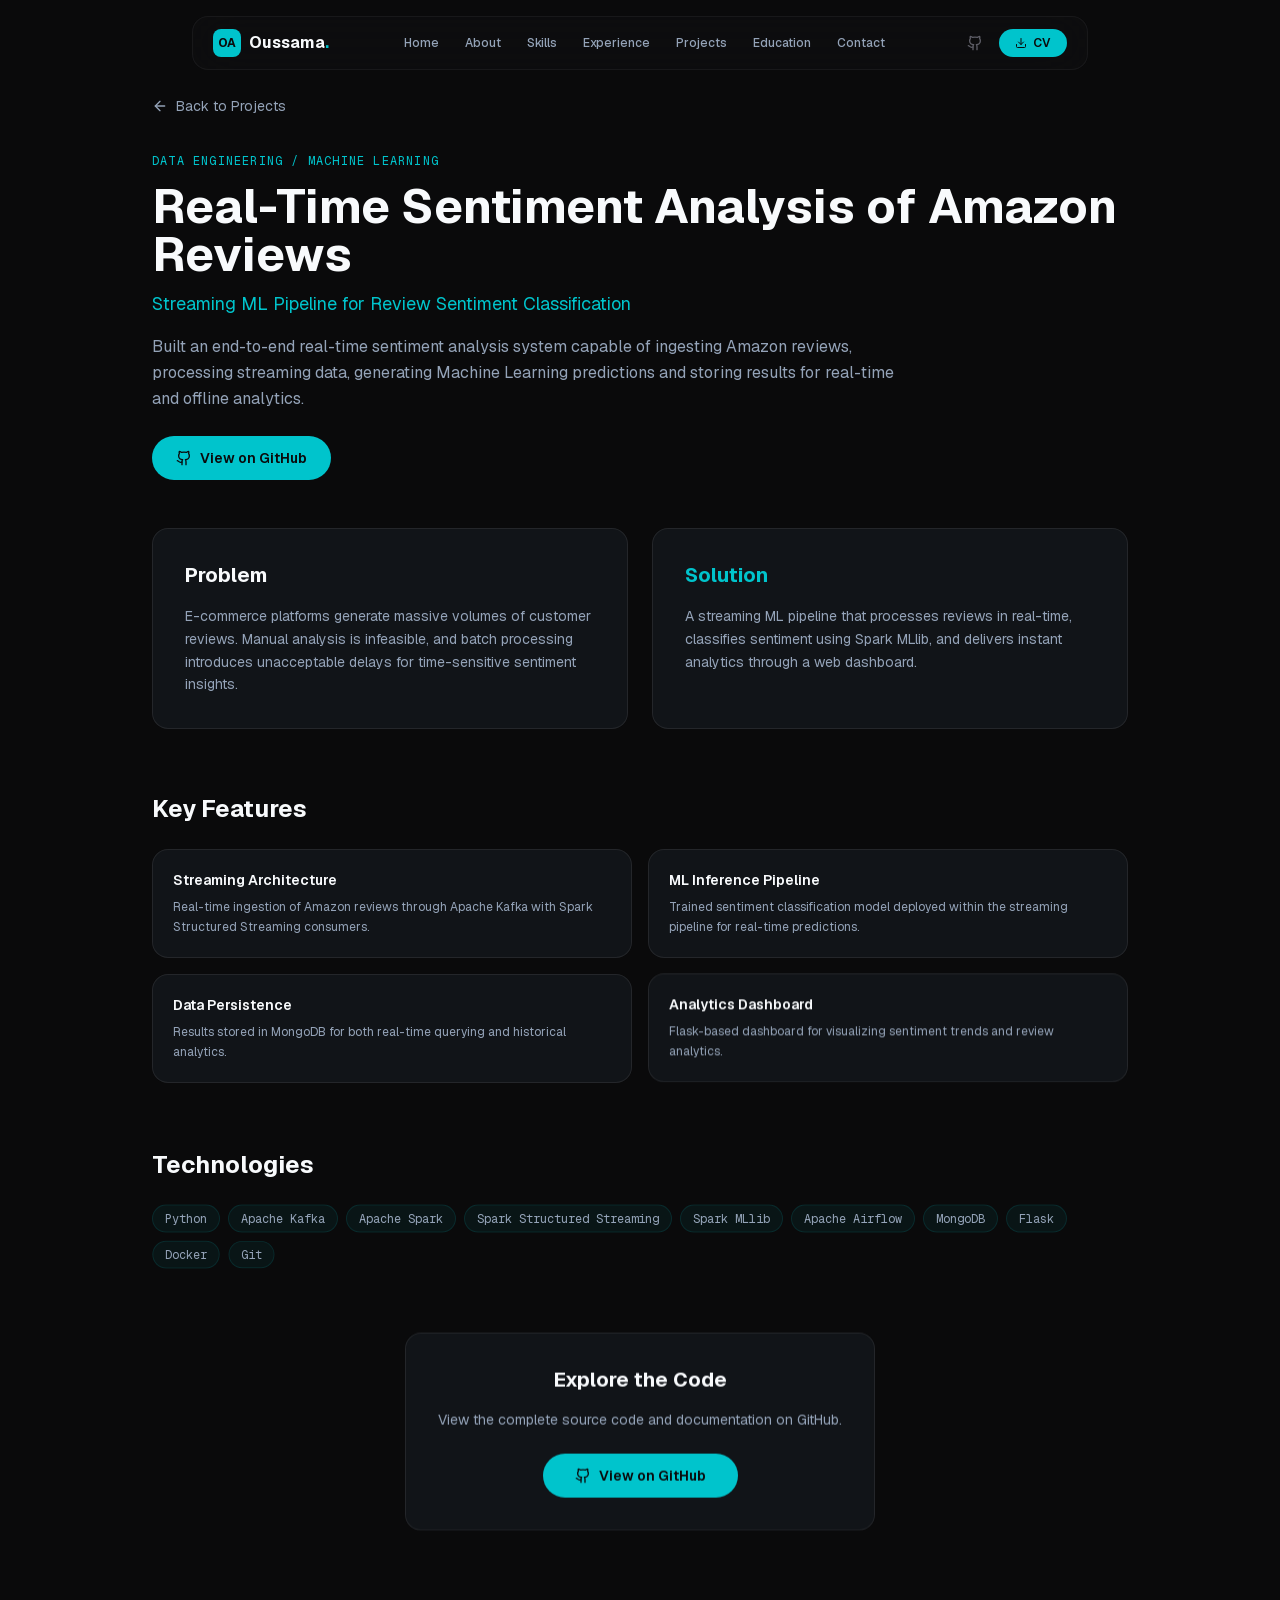
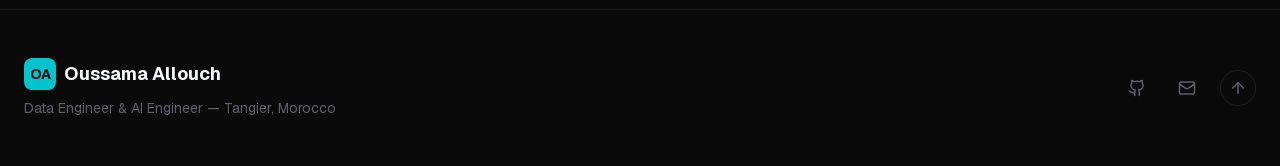
<file: projects/realtime-sentiment.html>
<!DOCTYPE html><html lang="en" class="T19VSG_variable _8Li5zG_variable h-full antialiased"><head><meta charSet="utf-8"/><meta name="viewport" content="width=device-width, initial-scale=1"/><link rel="preload" href="/_next/static/media/797e433ab948586e-s.p.0r6juujl39pe6.woff2" as="font" crossorigin="" type="font/woff2"/><link rel="preload" href="/_next/static/media/caa3a2e1cccd8315-s.p.0wgildi0cnwt9.woff2" as="font" crossorigin="" type="font/woff2"/><link rel="stylesheet" href="/_next/static/chunks/12n1drm_j1zv1.css" data-precedence="next"/><link rel="preload" as="script" fetchPriority="low" href="/_next/static/chunks/0hy5urf737ouz.js"/><script src="/_next/static/chunks/220o6dnifhgxa.js" async=""></script><script src="/_next/static/chunks/0s7mvllxht1mo.js" async=""></script><script src="/_next/static/chunks/turbopack-3-ry682tkyiqk.js" async=""></script><script src="/_next/static/chunks/42onvq6nokjl2.js" async=""></script><script src="/_next/static/chunks/0eg8c7ufbgb_x.js" async=""></script><script src="/_next/static/chunks/24colyhtjguj6.js" async=""></script><title>Real-Time Sentiment Analysis of Amazon Reviews | Oussama Allouch</title><meta name="description" content="Built an end-to-end real-time sentiment analysis system capable of ingesting Amazon reviews, processing streaming data, generating Machine Learning predictions and storing results for real-time and offline analytics."/><meta name="author" content="Oussama Allouch"/><meta name="keywords" content="Oussama Allouch,Data Engineer,AI Engineer,Data Engineering,Big Data,Apache Spark,PySpark,Apache Kafka,Apache Airflow,Data Warehouse,PostgreSQL,ETL,ELT,Medallion Architecture,Machine Learning,Generative AI,RAG,NLP,Deep Learning,Morocco,Tangier"/><meta name="robots" content="index, follow"/><meta property="og:title" content="Real-Time Sentiment Analysis of Amazon Reviews — Streaming ML Pipeline for Review Sentiment Classification"/><meta property="og:description" content="Built an end-to-end real-time sentiment analysis system capable of ingesting Amazon reviews, processing streaming data, generating Machine Learning predictions and storing results for real-time and offline analytics."/><meta name="twitter:card" content="summary_large_image"/><meta name="twitter:title" content="Oussama Allouch | Data Engineer &amp; AI Engineer"/><meta name="twitter:description" content="Data Engineer and AI Engineer — Apache Spark, Kafka, Airflow, Machine Learning, Generative AI."/><meta name="next-size-adjust" content=""/><script src="/_next/static/chunks/0cz1d0mv5g_q7.js" noModule=""></script></head><body class="min-h-full flex flex-col bg-[#0A0A0B]"><div hidden=""><!--$--><!--/$--></div><header class="fixed left-0 right-0 top-0 z-50 flex justify-center px-4 pt-4" style="opacity:0;transform:translateY(-100px)"><nav class="flex w-full max-w-4xl items-center justify-between rounded-2xl border px-5 py-2.5 transition-all duration-500 border-white/[0.05] bg-[#0F0F11]/60 backdrop-blur-xl" aria-label="Main navigation"><a class="group flex items-center gap-2 text-base font-bold text-[#F8FAFC] transition-colors" aria-label="Home" href="/#hero"><span class="flex h-7 w-7 items-center justify-center rounded-lg bg-accent text-xs font-bold text-[#0A0A0B]">OA</span><span class="hidden sm:inline"><span class="text-[#F8FAFC]">Oussama</span><span class="text-accent">.</span></span></a><div class="hidden items-center gap-0.5 md:flex"><a class="relative rounded-full px-3 py-1.5 text-xs font-medium transition-all duration-300 text-[#94A3B8] hover:text-[#F8FAFC]" href="/#hero">Home</a><a class="relative rounded-full px-3 py-1.5 text-xs font-medium transition-all duration-300 text-[#94A3B8] hover:text-[#F8FAFC]" href="/#about">About</a><a class="relative rounded-full px-3 py-1.5 text-xs font-medium transition-all duration-300 text-[#94A3B8] hover:text-[#F8FAFC]" href="/#expertise">Skills</a><a class="relative rounded-full px-3 py-1.5 text-xs font-medium transition-all duration-300 text-[#94A3B8] hover:text-[#F8FAFC]" href="/#experience">Experience</a><a class="relative rounded-full px-3 py-1.5 text-xs font-medium transition-all duration-300 text-[#94A3B8] hover:text-[#F8FAFC]" href="/#projects">Projects</a><a class="relative rounded-full px-3 py-1.5 text-xs font-medium transition-all duration-300 text-[#94A3B8] hover:text-[#F8FAFC]" href="/#education">Education</a><a class="relative rounded-full px-3 py-1.5 text-xs font-medium transition-all duration-300 text-[#94A3B8] hover:text-[#F8FAFC]" href="/#contact">Contact</a></div><div class="hidden items-center gap-2 md:flex"><a href="https://github.com/oussama-allouch" target="_blank" rel="noopener noreferrer" class="rounded-full p-2 text-[#5F5F68] transition-all duration-300 hover:bg-white/[0.05] hover:text-[#F8FAFC]" aria-label="GitHub Profile"><svg xmlns="http://www.w3.org/2000/svg" width="16" height="16" viewBox="0 0 24 24" fill="none" stroke="currentColor" stroke-width="2" stroke-linecap="round" stroke-linejoin="round"><path d="M15 22v-4a4.8 4.8 0 0 0-1-3.5c3 0 6-2 6-5.5.08-1.25-.27-2.48-1-3.5.28-1.15.28-2.35 0-3.5 0 0-1 0-3 1.5-2.64-.5-5.36-.5-8 0C6 2 5 2 5 2c-.3 1.15-.3 2.35 0 3.5A5.403 5.403 0 0 0 4 9c0 3.5 3 5.5 6 5.5-.39.49-.68 1.05-.85 1.65-.17.6-.22 1.23-.15 1.85v4"></path><path d="M9 18c-4.51 2-5-2-7-2"></path></svg></a><a href="/cv/Oussama-Allouch-CV.pdf" download="Oussama-Allouch-CV.pdf" class="flex items-center gap-1.5 rounded-full bg-accent px-4 py-1.5 text-xs font-semibold text-[#0A0A0B] transition-all duration-300 hover:bg-[#00E0E6] hover:shadow-lg hover:shadow-accent/20"><svg xmlns="http://www.w3.org/2000/svg" width="12" height="12" viewBox="0 0 24 24" fill="none" stroke="currentColor" stroke-width="2" stroke-linecap="round" stroke-linejoin="round" class="lucide lucide-download" aria-hidden="true"><path d="M12 15V3"></path><path d="M21 15v4a2 2 0 0 1-2 2H5a2 2 0 0 1-2-2v-4"></path><path d="m7 10 5 5 5-5"></path></svg>CV</a></div><button class="rounded-full p-2 text-[#94A3B8] transition-colors hover:text-[#F8FAFC] md:hidden" aria-label="Open menu" aria-expanded="false"><svg xmlns="http://www.w3.org/2000/svg" width="20" height="20" viewBox="0 0 24 24" fill="none" stroke="currentColor" stroke-width="2" stroke-linecap="round" stroke-linejoin="round" class="lucide lucide-menu" aria-hidden="true"><path d="M4 5h16"></path><path d="M4 12h16"></path><path d="M4 19h16"></path></svg></button></nav></header><main class="min-h-screen bg-[#0A0A0B] pt-24"><div class="mx-auto max-w-5xl px-6 pb-20"><div style="opacity:0;transform:translateX(-20px)"><a class="mb-8 inline-flex items-center gap-2 text-sm text-[#94A3B8] transition-colors duration-300 hover:text-accent" href="/#projects"><svg xmlns="http://www.w3.org/2000/svg" width="16" height="16" viewBox="0 0 24 24" fill="none" stroke="currentColor" stroke-width="2" stroke-linecap="round" stroke-linejoin="round" class="lucide lucide-arrow-left" aria-hidden="true"><path d="m12 19-7-7 7-7"></path><path d="M19 12H5"></path></svg>Back to Projects</a></div><div class="mb-12" style="opacity:0;transform:translateY(30px)"><span class="mono-label mb-3 inline-block">Data Engineering / Machine Learning</span><h1 class="mb-3 text-4xl font-bold text-[#F8FAFC] md:text-5xl">Real-Time Sentiment Analysis of Amazon Reviews</h1><p class="mb-4 text-lg text-accent">Streaming ML Pipeline for Review Sentiment Classification</p><p class="max-w-3xl text-base leading-relaxed text-[#94A3B8]">Built an end-to-end real-time sentiment analysis system capable of ingesting Amazon reviews, processing streaming data, generating Machine Learning predictions and storing results for real-time and offline analytics.</p><div class="mt-6 flex flex-wrap items-center gap-3"><a href="https://github.com/oussama-allouch/amazon-reviews-streaming-pipeline" target="_blank" rel="noopener noreferrer" class="flex items-center gap-2 rounded-full bg-accent px-6 py-3 text-sm font-semibold text-[#0A0A0B] transition-all duration-300 hover:bg-[#00E0E6] hover:shadow-lg hover:shadow-accent/20"><svg xmlns="http://www.w3.org/2000/svg" width="16" height="16" viewBox="0 0 24 24" fill="none" stroke="currentColor" stroke-width="2" stroke-linecap="round" stroke-linejoin="round"><path d="M15 22v-4a4.8 4.8 0 0 0-1-3.5c3 0 6-2 6-5.5.08-1.25-.27-2.48-1-3.5.28-1.15.28-2.35 0-3.5 0 0-1 0-3 1.5-2.64-.5-5.36-.5-8 0C6 2 5 2 5 2c-.3 1.15-.3 2.35 0 3.5A5.403 5.403 0 0 0 4 9c0 3.5 3 5.5 6 5.5-.39.49-.68 1.05-.85 1.65-.17.6-.22 1.23-.15 1.85v4"></path><path d="M9 18c-4.51 2-5-2-7-2"></path></svg>View on GitHub</a></div></div><div class="mb-16 grid gap-6 md:grid-cols-2" style="opacity:0;transform:translateY(30px)"><div class="glass-card p-6 md:p-8"><h2 class="mb-4 text-xl font-bold text-[#F8FAFC]">Problem</h2><p class="text-sm leading-relaxed text-[#94A3B8]">E-commerce platforms generate massive volumes of customer reviews. Manual analysis is infeasible, and batch processing introduces unacceptable delays for time-sensitive sentiment insights.</p></div><div class="glass-card border-accent/15 p-6 md:p-8"><h2 class="mb-4 text-xl font-bold text-accent">Solution</h2><p class="text-sm leading-relaxed text-[#94A3B8]">A streaming ML pipeline that processes reviews in real-time, classifies sentiment using Spark MLlib, and delivers instant analytics through a web dashboard.</p></div></div><div class="mb-16" style="opacity:0;transform:translateY(30px)"><h2 class="mb-6 text-2xl font-bold text-[#F8FAFC]">Key Features</h2><div class="grid gap-4 sm:grid-cols-2"><div class="glass-card p-5" style="opacity:0;transform:translateY(20px)"><h3 class="mb-2 text-sm font-semibold text-[#F8FAFC]">Streaming Architecture</h3><p class="text-xs leading-relaxed text-[#94A3B8]">Real-time ingestion of Amazon reviews through Apache Kafka with Spark Structured Streaming consumers.</p></div><div class="glass-card p-5" style="opacity:0;transform:translateY(20px)"><h3 class="mb-2 text-sm font-semibold text-[#F8FAFC]">ML Inference Pipeline</h3><p class="text-xs leading-relaxed text-[#94A3B8]">Trained sentiment classification model deployed within the streaming pipeline for real-time predictions.</p></div><div class="glass-card p-5" style="opacity:0;transform:translateY(20px)"><h3 class="mb-2 text-sm font-semibold text-[#F8FAFC]">Data Persistence</h3><p class="text-xs leading-relaxed text-[#94A3B8]">Results stored in MongoDB for both real-time querying and historical analytics.</p></div><div class="glass-card p-5" style="opacity:0;transform:translateY(20px)"><h3 class="mb-2 text-sm font-semibold text-[#F8FAFC]">Analytics Dashboard</h3><p class="text-xs leading-relaxed text-[#94A3B8]">Flask-based dashboard for visualizing sentiment trends and review analytics.</p></div></div></div><div class="mb-16" style="opacity:0;transform:translateY(30px)"><h2 class="mb-6 text-2xl font-bold text-[#F8FAFC]">Technologies</h2><div class="flex flex-wrap gap-2"><span class="tech-badge" style="opacity:0;transform:scale(0.8)">Python</span><span class="tech-badge" style="opacity:0;transform:scale(0.8)">Apache Kafka</span><span class="tech-badge" style="opacity:0;transform:scale(0.8)">Apache Spark</span><span class="tech-badge" style="opacity:0;transform:scale(0.8)">Spark Structured Streaming</span><span class="tech-badge" style="opacity:0;transform:scale(0.8)">Spark MLlib</span><span class="tech-badge" style="opacity:0;transform:scale(0.8)">Apache Airflow</span><span class="tech-badge" style="opacity:0;transform:scale(0.8)">MongoDB</span><span class="tech-badge" style="opacity:0;transform:scale(0.8)">Flask</span><span class="tech-badge" style="opacity:0;transform:scale(0.8)">Docker</span><span class="tech-badge" style="opacity:0;transform:scale(0.8)">Git</span></div></div><div class="text-center" style="opacity:0;transform:translateY(30px)"><div class="glass-card inline-block p-8"><h3 class="mb-4 text-xl font-bold text-[#F8FAFC]">Explore the Code</h3><p class="mb-6 text-sm text-[#94A3B8]">View the complete source code and documentation on GitHub.</p><a href="https://github.com/oussama-allouch/amazon-reviews-streaming-pipeline" target="_blank" rel="noopener noreferrer" class="inline-flex items-center gap-2 rounded-full bg-accent px-8 py-3 text-sm font-semibold text-[#0A0A0B] transition-all duration-300 hover:bg-[#00E0E6] hover:shadow-lg hover:shadow-accent/20"><svg xmlns="http://www.w3.org/2000/svg" width="16" height="16" viewBox="0 0 24 24" fill="none" stroke="currentColor" stroke-width="2" stroke-linecap="round" stroke-linejoin="round"><path d="M15 22v-4a4.8 4.8 0 0 0-1-3.5c3 0 6-2 6-5.5.08-1.25-.27-2.48-1-3.5.28-1.15.28-2.35 0-3.5 0 0-1 0-3 1.5-2.64-.5-5.36-.5-8 0C6 2 5 2 5 2c-.3 1.15-.3 2.35 0 3.5A5.403 5.403 0 0 0 4 9c0 3.5 3 5.5 6 5.5-.39.49-.68 1.05-.85 1.65-.17.6-.22 1.23-.15 1.85v4"></path><path d="M9 18c-4.51 2-5-2-7-2"></path></svg>View on GitHub</a></div></div></div></main><footer class="border-t border-white/[0.06] bg-[#0A0A0B]"><div class="mx-auto max-w-7xl px-6 py-12"><div class="flex flex-col items-center justify-between gap-6 md:flex-row"><div><div class="flex items-center gap-2 text-lg font-bold text-[#F8FAFC]"><span class="flex h-8 w-8 items-center justify-center rounded-lg bg-accent text-sm font-bold text-[#0A0A0B]">OA</span><span>Oussama Allouch</span></div><p class="mt-2 text-sm text-[#5F5F68]">Data Engineer &amp; AI Engineer — Tangier, Morocco</p></div><div class="flex items-center gap-4"><a href="https://github.com/oussama-allouch" target="_blank" rel="noopener noreferrer" class="rounded-full p-2 text-[#5F5F68] transition-all duration-300 hover:bg-white/[0.04] hover:text-[#F8FAFC]" aria-label="GitHub"><svg xmlns="http://www.w3.org/2000/svg" width="18" height="18" viewBox="0 0 24 24" fill="none" stroke="currentColor" stroke-width="2" stroke-linecap="round" stroke-linejoin="round"><path d="M15 22v-4a4.8 4.8 0 0 0-1-3.5c3 0 6-2 6-5.5.08-1.25-.27-2.48-1-3.5.28-1.15.28-2.35 0-3.5 0 0-1 0-3 1.5-2.64-.5-5.36-.5-8 0C6 2 5 2 5 2c-.3 1.15-.3 2.35 0 3.5A5.403 5.403 0 0 0 4 9c0 3.5 3 5.5 6 5.5-.39.49-.68 1.05-.85 1.65-.17.6-.22 1.23-.15 1.85v4"></path><path d="M9 18c-4.51 2-5-2-7-2"></path></svg></a><a href="mailto:allouchoussama123@gmail.com" class="rounded-full p-2 text-[#5F5F68] transition-all duration-300 hover:bg-white/[0.04] hover:text-[#F8FAFC]" aria-label="Email"><svg xmlns="http://www.w3.org/2000/svg" width="18" height="18" viewBox="0 0 24 24" fill="none" stroke="currentColor" stroke-width="2" stroke-linecap="round" stroke-linejoin="round" class="lucide lucide-mail" aria-hidden="true"><path d="m22 7-8.991 5.727a2 2 0 0 1-2.009 0L2 7"></path><rect x="2" y="4" width="20" height="16" rx="2"></rect></svg></a><button class="rounded-full border border-white/[0.08] p-2 text-[#5F5F68] transition-all duration-300 hover:bg-white/[0.04] hover:text-[#F8FAFC]" aria-label="Back to top"><svg xmlns="http://www.w3.org/2000/svg" width="18" height="18" viewBox="0 0 24 24" fill="none" stroke="currentColor" stroke-width="2" stroke-linecap="round" stroke-linejoin="round" class="lucide lucide-arrow-up" aria-hidden="true"><path d="m5 12 7-7 7 7"></path><path d="M12 19V5"></path></svg></button></div></div></div></footer><!--$--><!--/$--><script id="_R_">(globalThis["TURBOPACK"] || (globalThis["TURBOPACK"] = [])).push({"otherChunks":["static/chunks/0hy5urf737ouz.js","static/chunks/220o6dnifhgxa.js","static/chunks/0s7mvllxht1mo.js"],"runtimeModuleIds":[94553]});</script><script src="/_next/static/chunks/0hy5urf737ouz.js" async=""></script><script>(self.__next_f=self.__next_f||[]).push([0])</script><script>self.__next_f.push([1,"1:\"$Sreact.fragment\"\n2:\"/_next/static/chunks/42onvq6nokjl2.js\"\n3:I[39756,[\"$2\"],\"default\"]\n4:I[37457,[\"$2\"],\"default\"]\na:I[97367,[\"$2\"],\"OutletBoundary\"]\nb:\"$Sreact.suspense\"\nd:\"ViewportBoundary\"\ne:I[97367,[\"$2\"],\"$d\"]\n10:\"MetadataBoundary\"\n11:I[97367,[\"$2\"],\"$10\"]\n13:I[68027,[\"$2\"],\"default\",1]\n:HL[\"/_next/static/chunks/12n1drm_j1zv1.css\",\"style\"]\n:HL[\"/_next/static/media/797e433ab948586e-s.p.0r6juujl39pe6.woff2\",\"font\",{\"crossOrigin\":\"\",\"type\":\"font/woff2\"}]\n:HL[\"/_next/static/media/caa3a2e1cccd8315-s.p.0wgildi0cnwt9.woff2\",\"font\",{\"crossOrigin\":\"\",\"type\":\"font/woff2\"}]\n6:X\n8:[[\"children\",{\"s\":\"__PAGE__\",\"h\":512,\"d\":{\"r\":[\"$\",\"$1\",\"c\",{\"children\":[\"$L9\",[[\"$\",\"script\",\"script-0\",{\"src\":\"/_next/static/chunks/0eg8c7ufbgb_x.js\",\"async\":true,\"nonce\":\"$undefined\"}],[\"$\",\"script\",\"script-1\",{\"src\":\"/_next/static/chunks/24colyhtjguj6.js\",\"async\":true,\"nonce\":\"$undefined\"}]],[\"$\",\"$La\",null,{\"children\":[\"$\",\"$b\",null,{\"name\":\"Next.MetadataOutlet\",\"children\":\"$@c\"}]}]]}],\"p\":false,\"v\":null}}]]\n7:[[\"children\",{\"s\":{\"n\":\"slug\",\"t\":\"d\",\"k\":\"realtime-sentiment\",\"s\":[]},\"h\":512,\"d\":{\"r\":[\"$\",\"$1\",\"c\",{\"children\":[null,[\"$\",\"$L3\",null,{\"parallelRouterKey\":\"children\",\"error\":\"$undefined\",\"errorStyles\":\"$undefined\",\"errorScripts\":\"$undefined\",\"template\":[\"$\",\"$L4\",null,{}],\"templateStyles\":\"$undefined\",\"templateScripts\":\"$undefined\",\"notFound\":\"$undefined\",\"forbidden\":\"$undefined\",\"unauthorized\":\"$undefined\"}]]}],\"p\":false,\"v\":\"$6\"},\"c\":\"$Q8\"}]]\n5:[[\"children\",{\"s\":\"projects\",\"h\":512,\"d\":{\"r\":[\"$\",\"$1\",\"c\",{\"children\":[null,[\"$\",\"$L3\",null,{\"parallelRouterKey\":\"children\",\"error\":\"$undefined\",\"errorStyles\":\"$undefined\",\"errorScripts\":\"$undefined\",\"template\":[\"$\",\"$L4\",null,{}],\"templateStyles\":\"$undefined\",\"templateScripts\":\"$undefined\",\"notFound\":\"$undefined\",\"forbidden\":\"$undefined\",\"unauthorized\":\"$undefined\"}]]}],\"p\":false,\"v\":\"$6\"},\"c\":\"$Q7\"}]]\n0:{\"P\":null,\"c\":[\"\",\"projects\",\"realtime-sentiment\"],\"q\":\"\",\"i\":false,\"t\":{\"t\":{\"s\":\"\",\"h\":528,\"d\":{\"r\":[\"$\",\"$1\",\"c\",{\"children\":[[[\"$\",\"link\",\"0\",{\"rel\":\"stylesheet\",\"href\":\"/_next/static/chunks/12n1drm_j1zv1.css\",\"precedence\":\"next\",\"crossOrigin\":\"$undefined\",\"nonce\":\"$undefined\"}],[\"$\",\"script\",\"script-0\",{\"src\":\"/_next/static/chunks/42onvq6nokjl2.js\",\"async\":true,\"nonce\":\"$undefined\"}]],[\"$\",\"html\",null,{\"lang\":\"en\",\"className\":\"T19VSG_variable _8Li5zG_variable h-full antialiased\",\"children\":[\"$\",\"body\",null,{\"className\":\"min-h-full flex flex-col bg-[#0A0A0B]\",\"children\":[\"$\",\"$L3\",null,{\"parallelRouterKey\":\"children\",\"error\":\"$undefined\",\"errorStyles\":\"$undefined\",\"errorScripts\":\"$undefined\",\"template\":[\"$\",\"$L4\",null,{}],\"templateStyles\":\"$undefined\",\"templateScripts\":\"$undefined\",\"notFound\":[[[\"$\",\"title\",null,{\"children\":\"404: This page could not be found.\"}],[\"$\",\"div\",null,{\"style\":{\"fontFamily\":\"system-ui,\\\"Segoe UI\\\",Roboto,Helvetica,Arial,sans-serif,\\\"Apple Color Emoji\\\",\\\"Segoe UI Emoji\\\"\",\"height\":\"100vh\",\"textAlign\":\"center\",\"display\":\"flex\",\"flexDirection\":\"column\",\"alignItems\":\"center\",\"justifyContent\":\"center\"},\"children\":[\"$\",\"div\",null,{\"children\":[[\"$\",\"style\",null,{\"dangerouslySetInnerHTML\":{\"__html\":\"body{color:#000;background:#fff;margin:0}.next-error-h1{border-right:1px solid rgba(0,0,0,.3)}@media (prefers-color-scheme:dark){body{color:#fff;background:#000}.next-error-h1{border-right:1px solid rgba(255,255,255,.3)}}\"}}],[\"$\",\"h1\",null,{\"className\":\"next-error-h1\",\"style\":{\"display\":\"inline-block\",\"margin\":\"0 20px 0 0\",\"padding\":\"0 23px 0 0\",\"fontSize\":24,\"fontWeight\":500,\"verticalAlign\":\"top\",\"lineHeight\":\"49px\"},\"children\":404}],[\"$\",\"div\",null,{\"style\":{\"display\":\"inline-block\"},\"children\":[\"$\",\"h2\",null,{\"style\":{\"fontSize\":14,\"fontWeight\":400,\"lineHeight\":\"49px\",\"margin\":0},\"children\":\"This page could not be found.\"}]}]]}]}]],[]],\"forbidden\":\"$undefined\",\"unauthorized\":\"$undefined\"}]}]}]]}],\"p\":false,\"v\":null},\"c\":\"$Q5\"},\"h\":{\"r\":[\"$\",\"$1\",\"h\",{\"children\":[null,[\"$\",\"$Le\",null,{\"children\":\"$Lf\"}],[\"$\",\"$L11\",null,{\"children\":[[\"$\",\"div\",null,{\"hidden\":true,\"children\":[\"$\",\"$b\",null,{\"name\":\"Next.Metadata\",\"children\":\"$L12\"}]}],null]}],[\"$\",\"meta\",null,{\"name\":\"next-size-adjust\",\"content\":\"\"}]]}],\"p\":false,\"v\":null}},\"m\":\"$undefined\",\"G\":[\"$13\",[[\"$\",\"link\",\"0\",{\"rel\":\"stylesheet\",\"href\":\"/_next/static/chunks/12n1drm_j1zv1.css\",\"precedence\":\"next\",\"crossOrigin\":\"$undefined\",\"nonce\":\"$undefined\"}]]],\"S\":true,\"r\":\"$undefined\",\"s\":\"$undefined\",\"a\":\"$undefined\",\"l\":\"$undefined\",\"p\":\"$undefined\",\"d\":\"$undefined\",\"b\":\"0P_hUvCcz0XxAKut1K9Kd\"}\n14:\"/_next/static/chunks/0eg8c7ufbgb_x.js\"\n15:\"/_next/static/chunks/24colyhtjguj6.js\"\n16:I[7418,[\"$2\",\"$14\",\"$15\"],\"default\"]\n6:C\n9:[\"$\",\"$L16\",null,{\"project\":{\"title\":\"Real-Time Sentiment Analysis of Amazon Reviews\",\"slug\":\"realtime-sentiment\",\"subtitle\":\"Streaming ML Pipeline for Review Sentiment Classification\",\"description\":\"Built an end-to-end real-time sentiment analysis system capable of ingesting Amazon reviews, processing streaming data, generating Machine Learning predictions and storing results for real-time and offline analytics.\",\"category\":\"Data Engineering / Machine Learning\",\"technologies\":[\"Python\",\"Apache Kafka\",\"Apache Spark\",\"Spark Structured Streaming\",\"Spark MLlib\",\"Apache Airflow\",\"MongoDB\",\"Flask\",\"Docker\",\"Git\"],\"github\":\"https://github.com/oussama-allouch/amazon-reviews-streaming-pipeline\",\"featured\":true,\"features\":[{\"title\":\"Streaming Architecture\",\"description\":\"Real-time ingestion of Amazon reviews through Apache Kafka with Spark Structured Streaming consumers.\"},{\"title\":\"ML Inference Pipeline\",\"description\":\"Trained sentiment classification model deployed within the streaming pipeline for real-time predictions.\"},{\"title\":\"Data Persistence\",\"description\":\"Results stored in MongoDB for both real-time querying and historical analytics.\"},{\"title\":\"Analytics Dashboard\",\"description\":\"Flask-based dashboard for visualizing sentiment trends and review analytics.\"}],\"problem\":\"E-commerce platforms generate massive volumes of customer reviews. Manual analysis is infeasible, and batch processing introduces unacceptable delays for time-sensitive sentiment insights.\",\"solution\":\"A streaming ML pipeline that processes reviews in real-time, classifies sentiment using Spark MLlib, and delivers instant analytics through a web dashboard.\"}}]\nf:[[\"$\",\"meta\",\"0\",{\"charSet\":\"utf-8\"}],[\"$\",\"meta\",\"1\",{\"name\":\"viewport\",\"content\":\"width=device-width, initial-scale=1\"}]]\nc:null\n12:[[\"$\",\"title\",\"0\",{\"children\":\"Real-Time Sentiment Analysis of Amazon Reviews | Oussama Allouch\"}],[\"$\",\"meta\",\"1\",{\"name\":\"description\",\"content\":\"Built an end-to-end real-time sentiment analysis system capable of ingesting Amazon reviews, processing streaming data, generating Machine Learning predictions and storing results for real-time and offline analytics.\"}],[\"$\",\"meta\",\"2\",{\"name\":\"author\",\"content\":\"Oussama Allouch\"}],[\"$\",\"meta\",\"3\",{\"name\":\"keywords\",\"content\":\"Oussama Allouch,Data Engineer,AI Engineer,Data Engineering,Big Data,Apache Spark,PySpark,Apache Kafka,Apache Airflow,Data Warehouse,PostgreSQL,ETL,ELT,Medallion Architecture,Machine Learning,Generative AI,RAG,NLP,Deep Learning,Morocco,Tangier\"}],[\"$\",\"meta\",\"4\",{\"name\":\"robots\",\"content\":\"index, follow\"}],[\"$\",\"meta\",\"5\",{\"property\":\"og:title\",\"content\":\"Real-Time Sentiment Analysis of Amazon Reviews — Streaming ML Pipeline for Review Sentiment Classification\"}],[\"$\",\"meta\",\"6\",{\"property\":\"og:description\",\"content\":\"Built an end-to-end real-time sentiment analysis system capable of ingesting Amazon reviews, processing streaming data, generating Machine Learning predictions and storing results for real-time and offline analytics.\"}],[\"$\",\"meta\",\"7\",{\"name\":\"twitter:card\",\"content\":\"summary_large_image\"}],[\"$\",\"meta\",\"8\",{\"name\":\"twitter:title\",\"content\":\"Oussama Allouch | Data Engineer \u0026 AI Engineer\"}],[\"$\",\"meta\",\"9\",{\"name\":\"twitter:description\",\"content\":\"Data Engineer and AI Engineer — Apache Spark, Kafka, Airflow, Machine Learning, Generative AI.\"}]]\n"])</script></body></html>
</file>
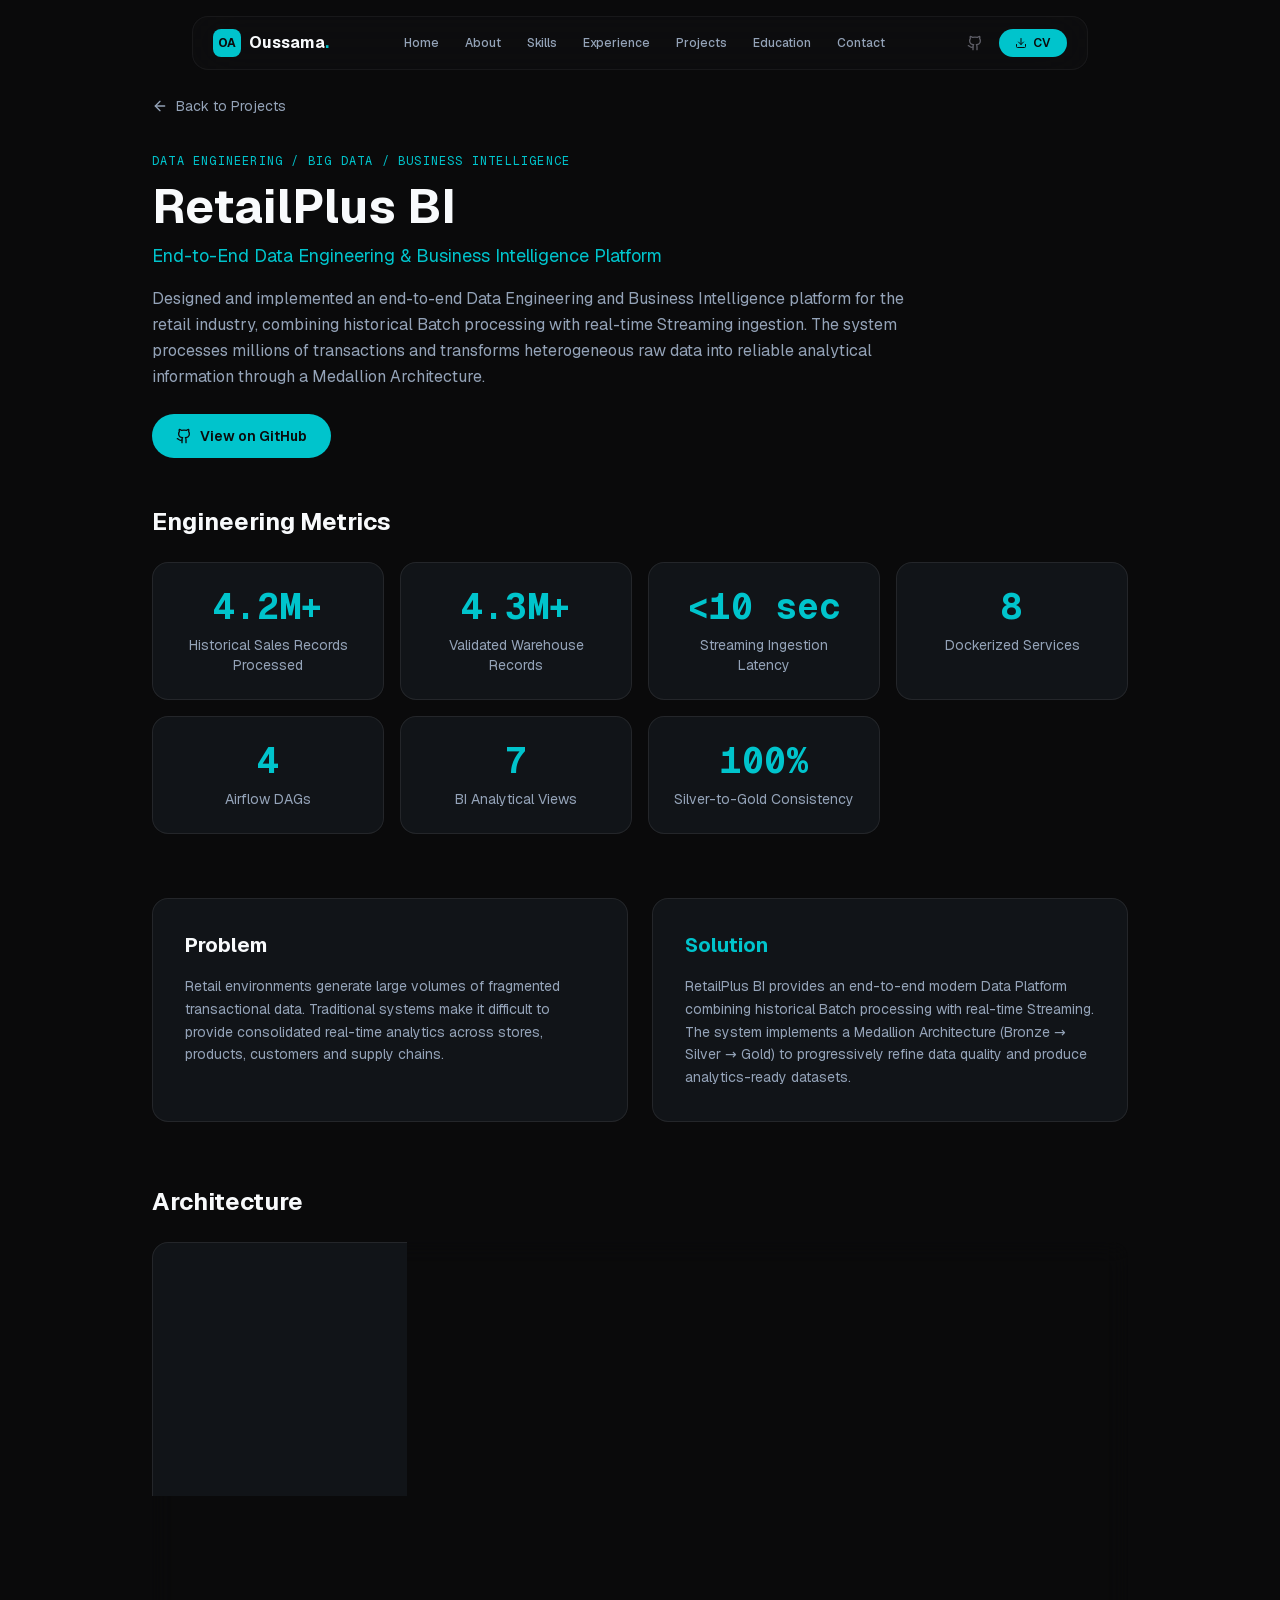
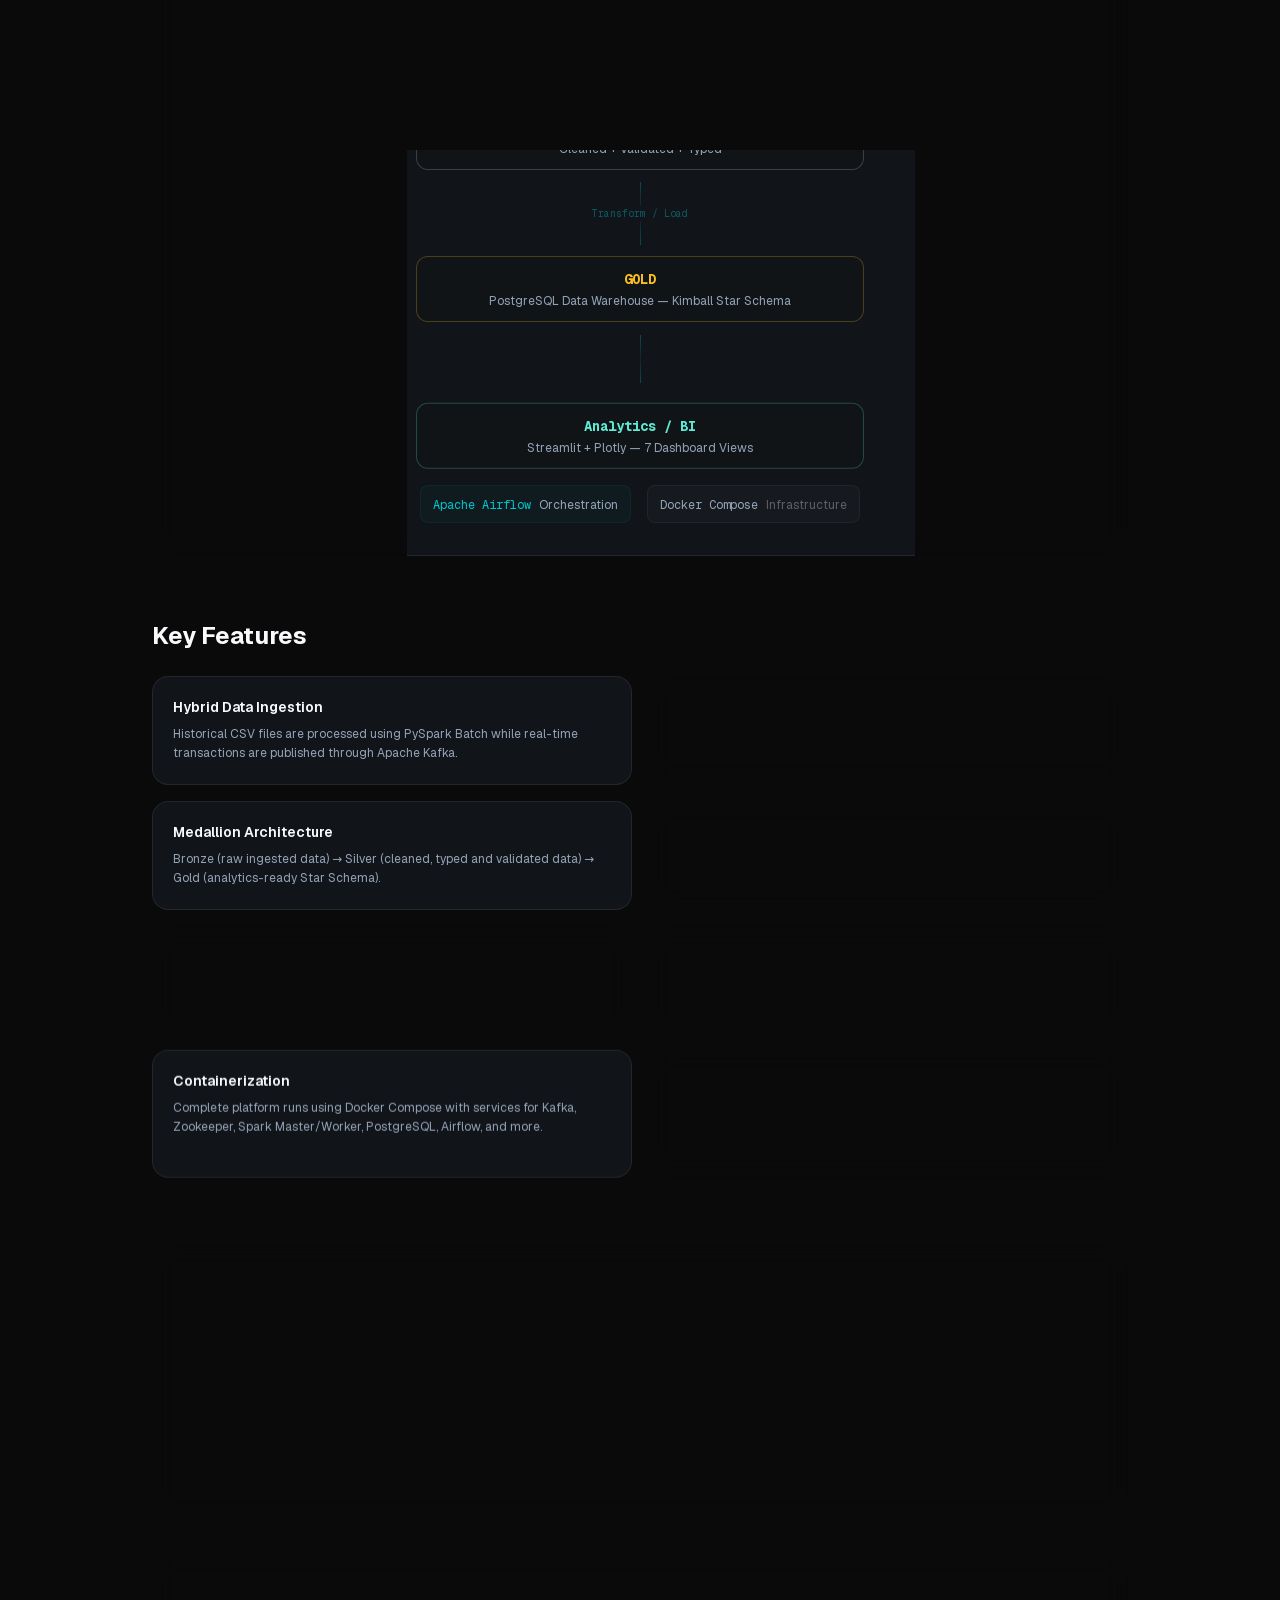
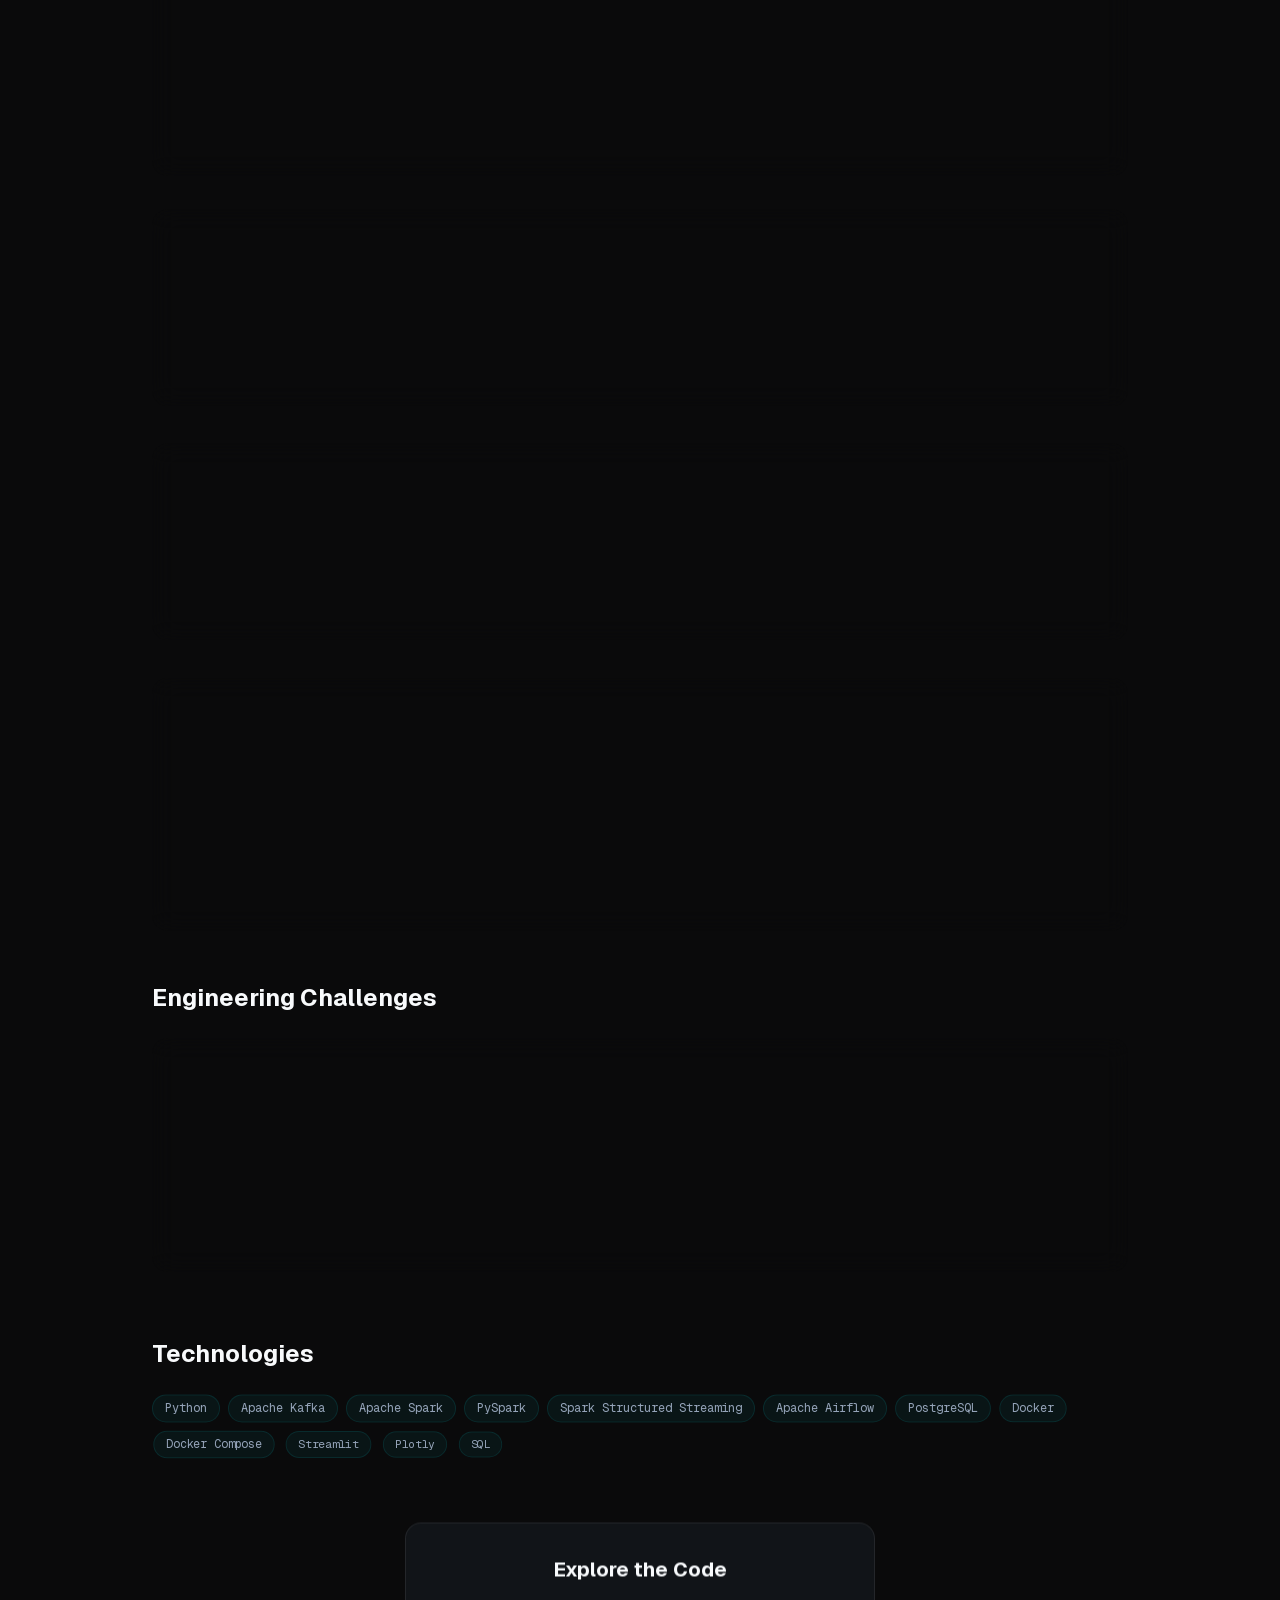
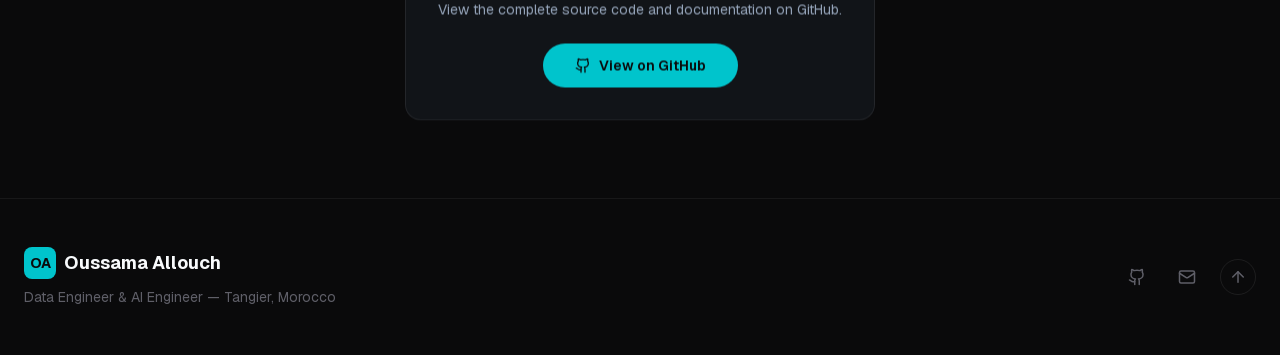
<file: projects/retailplus-bi.html>
<!DOCTYPE html><html lang="en" class="T19VSG_variable _8Li5zG_variable h-full antialiased"><head><meta charSet="utf-8"/><meta name="viewport" content="width=device-width, initial-scale=1"/><link rel="preload" href="/_next/static/media/797e433ab948586e-s.p.0r6juujl39pe6.woff2" as="font" crossorigin="" type="font/woff2"/><link rel="preload" href="/_next/static/media/caa3a2e1cccd8315-s.p.0wgildi0cnwt9.woff2" as="font" crossorigin="" type="font/woff2"/><link rel="stylesheet" href="/_next/static/chunks/12n1drm_j1zv1.css" data-precedence="next"/><link rel="preload" as="script" fetchPriority="low" href="/_next/static/chunks/0hy5urf737ouz.js"/><script src="/_next/static/chunks/220o6dnifhgxa.js" async=""></script><script src="/_next/static/chunks/0s7mvllxht1mo.js" async=""></script><script src="/_next/static/chunks/turbopack-3-ry682tkyiqk.js" async=""></script><script src="/_next/static/chunks/42onvq6nokjl2.js" async=""></script><script src="/_next/static/chunks/0eg8c7ufbgb_x.js" async=""></script><script src="/_next/static/chunks/24colyhtjguj6.js" async=""></script><title>RetailPlus BI | Oussama Allouch</title><meta name="description" content="Designed and implemented an end-to-end Data Engineering and Business Intelligence platform for the retail industry, combining historical Batch processing with real-time Streaming ingestion. The system processes millions of transactions and transforms heterogeneous raw data into reliable analytical information through a Medallion Architecture."/><meta name="author" content="Oussama Allouch"/><meta name="keywords" content="Oussama Allouch,Data Engineer,AI Engineer,Data Engineering,Big Data,Apache Spark,PySpark,Apache Kafka,Apache Airflow,Data Warehouse,PostgreSQL,ETL,ELT,Medallion Architecture,Machine Learning,Generative AI,RAG,NLP,Deep Learning,Morocco,Tangier"/><meta name="robots" content="index, follow"/><meta property="og:title" content="RetailPlus BI — End-to-End Data Engineering &amp; Business Intelligence Platform"/><meta property="og:description" content="Designed and implemented an end-to-end Data Engineering and Business Intelligence platform for the retail industry, combining historical Batch processing with real-time Streaming ingestion. The system processes millions of transactions and transforms heterogeneous raw data into reliable analytical information through a Medallion Architecture."/><meta name="twitter:card" content="summary_large_image"/><meta name="twitter:title" content="Oussama Allouch | Data Engineer &amp; AI Engineer"/><meta name="twitter:description" content="Data Engineer and AI Engineer — Apache Spark, Kafka, Airflow, Machine Learning, Generative AI."/><meta name="next-size-adjust" content=""/><script src="/_next/static/chunks/0cz1d0mv5g_q7.js" noModule=""></script></head><body class="min-h-full flex flex-col bg-[#0A0A0B]"><div hidden=""><!--$--><!--/$--></div><header class="fixed left-0 right-0 top-0 z-50 flex justify-center px-4 pt-4" style="opacity:0;transform:translateY(-100px)"><nav class="flex w-full max-w-4xl items-center justify-between rounded-2xl border px-5 py-2.5 transition-all duration-500 border-white/[0.05] bg-[#0F0F11]/60 backdrop-blur-xl" aria-label="Main navigation"><a class="group flex items-center gap-2 text-base font-bold text-[#F8FAFC] transition-colors" aria-label="Home" href="/#hero"><span class="flex h-7 w-7 items-center justify-center rounded-lg bg-accent text-xs font-bold text-[#0A0A0B]">OA</span><span class="hidden sm:inline"><span class="text-[#F8FAFC]">Oussama</span><span class="text-accent">.</span></span></a><div class="hidden items-center gap-0.5 md:flex"><a class="relative rounded-full px-3 py-1.5 text-xs font-medium transition-all duration-300 text-[#94A3B8] hover:text-[#F8FAFC]" href="/#hero">Home</a><a class="relative rounded-full px-3 py-1.5 text-xs font-medium transition-all duration-300 text-[#94A3B8] hover:text-[#F8FAFC]" href="/#about">About</a><a class="relative rounded-full px-3 py-1.5 text-xs font-medium transition-all duration-300 text-[#94A3B8] hover:text-[#F8FAFC]" href="/#expertise">Skills</a><a class="relative rounded-full px-3 py-1.5 text-xs font-medium transition-all duration-300 text-[#94A3B8] hover:text-[#F8FAFC]" href="/#experience">Experience</a><a class="relative rounded-full px-3 py-1.5 text-xs font-medium transition-all duration-300 text-[#94A3B8] hover:text-[#F8FAFC]" href="/#projects">Projects</a><a class="relative rounded-full px-3 py-1.5 text-xs font-medium transition-all duration-300 text-[#94A3B8] hover:text-[#F8FAFC]" href="/#education">Education</a><a class="relative rounded-full px-3 py-1.5 text-xs font-medium transition-all duration-300 text-[#94A3B8] hover:text-[#F8FAFC]" href="/#contact">Contact</a></div><div class="hidden items-center gap-2 md:flex"><a href="https://github.com/oussama-allouch" target="_blank" rel="noopener noreferrer" class="rounded-full p-2 text-[#5F5F68] transition-all duration-300 hover:bg-white/[0.05] hover:text-[#F8FAFC]" aria-label="GitHub Profile"><svg xmlns="http://www.w3.org/2000/svg" width="16" height="16" viewBox="0 0 24 24" fill="none" stroke="currentColor" stroke-width="2" stroke-linecap="round" stroke-linejoin="round"><path d="M15 22v-4a4.8 4.8 0 0 0-1-3.5c3 0 6-2 6-5.5.08-1.25-.27-2.48-1-3.5.28-1.15.28-2.35 0-3.5 0 0-1 0-3 1.5-2.64-.5-5.36-.5-8 0C6 2 5 2 5 2c-.3 1.15-.3 2.35 0 3.5A5.403 5.403 0 0 0 4 9c0 3.5 3 5.5 6 5.5-.39.49-.68 1.05-.85 1.65-.17.6-.22 1.23-.15 1.85v4"></path><path d="M9 18c-4.51 2-5-2-7-2"></path></svg></a><a href="/cv/Oussama-Allouch-CV.pdf" download="Oussama-Allouch-CV.pdf" class="flex items-center gap-1.5 rounded-full bg-accent px-4 py-1.5 text-xs font-semibold text-[#0A0A0B] transition-all duration-300 hover:bg-[#00E0E6] hover:shadow-lg hover:shadow-accent/20"><svg xmlns="http://www.w3.org/2000/svg" width="12" height="12" viewBox="0 0 24 24" fill="none" stroke="currentColor" stroke-width="2" stroke-linecap="round" stroke-linejoin="round" class="lucide lucide-download" aria-hidden="true"><path d="M12 15V3"></path><path d="M21 15v4a2 2 0 0 1-2 2H5a2 2 0 0 1-2-2v-4"></path><path d="m7 10 5 5 5-5"></path></svg>CV</a></div><button class="rounded-full p-2 text-[#94A3B8] transition-colors hover:text-[#F8FAFC] md:hidden" aria-label="Open menu" aria-expanded="false"><svg xmlns="http://www.w3.org/2000/svg" width="20" height="20" viewBox="0 0 24 24" fill="none" stroke="currentColor" stroke-width="2" stroke-linecap="round" stroke-linejoin="round" class="lucide lucide-menu" aria-hidden="true"><path d="M4 5h16"></path><path d="M4 12h16"></path><path d="M4 19h16"></path></svg></button></nav></header><main class="min-h-screen bg-[#0A0A0B] pt-24"><div class="mx-auto max-w-5xl px-6 pb-20"><div style="opacity:0;transform:translateX(-20px)"><a class="mb-8 inline-flex items-center gap-2 text-sm text-[#94A3B8] transition-colors duration-300 hover:text-accent" href="/#projects"><svg xmlns="http://www.w3.org/2000/svg" width="16" height="16" viewBox="0 0 24 24" fill="none" stroke="currentColor" stroke-width="2" stroke-linecap="round" stroke-linejoin="round" class="lucide lucide-arrow-left" aria-hidden="true"><path d="m12 19-7-7 7-7"></path><path d="M19 12H5"></path></svg>Back to Projects</a></div><div class="mb-12" style="opacity:0;transform:translateY(30px)"><span class="mono-label mb-3 inline-block">Data Engineering / Big Data / Business Intelligence</span><h1 class="mb-3 text-4xl font-bold text-[#F8FAFC] md:text-5xl">RetailPlus BI</h1><p class="mb-4 text-lg text-accent">End-to-End Data Engineering &amp; Business Intelligence Platform</p><p class="max-w-3xl text-base leading-relaxed text-[#94A3B8]">Designed and implemented an end-to-end Data Engineering and Business Intelligence platform for the retail industry, combining historical Batch processing with real-time Streaming ingestion. The system processes millions of transactions and transforms heterogeneous raw data into reliable analytical information through a Medallion Architecture.</p><div class="mt-6 flex flex-wrap items-center gap-3"><a href="https://github.com/oussama-allouch/Retailplus-Project" target="_blank" rel="noopener noreferrer" class="flex items-center gap-2 rounded-full bg-accent px-6 py-3 text-sm font-semibold text-[#0A0A0B] transition-all duration-300 hover:bg-[#00E0E6] hover:shadow-lg hover:shadow-accent/20"><svg xmlns="http://www.w3.org/2000/svg" width="16" height="16" viewBox="0 0 24 24" fill="none" stroke="currentColor" stroke-width="2" stroke-linecap="round" stroke-linejoin="round"><path d="M15 22v-4a4.8 4.8 0 0 0-1-3.5c3 0 6-2 6-5.5.08-1.25-.27-2.48-1-3.5.28-1.15.28-2.35 0-3.5 0 0-1 0-3 1.5-2.64-.5-5.36-.5-8 0C6 2 5 2 5 2c-.3 1.15-.3 2.35 0 3.5A5.403 5.403 0 0 0 4 9c0 3.5 3 5.5 6 5.5-.39.49-.68 1.05-.85 1.65-.17.6-.22 1.23-.15 1.85v4"></path><path d="M9 18c-4.51 2-5-2-7-2"></path></svg>View on GitHub</a></div></div><div class="mb-16" style="opacity:0;transform:translateY(30px)"><h2 class="mb-6 text-2xl font-bold text-[#F8FAFC]">Engineering Metrics</h2><div class="grid gap-4 grid-cols-2 sm:grid-cols-3 lg:grid-cols-4"><div class="h-full" style="opacity:0;transform:translateY(20px)"><div class="spotlight-card glass-card h-full p-6 text-center transition-all duration-300"><div class="relative z-[2] h-full w-full"><div class="mb-2 font-mono text-3xl font-bold text-accent md:text-4xl">4.2M+</div><div class="text-sm text-muted">Historical Sales Records Processed</div></div></div></div><div class="h-full" style="opacity:0;transform:translateY(20px)"><div class="spotlight-card glass-card h-full p-6 text-center transition-all duration-300"><div class="relative z-[2] h-full w-full"><div class="mb-2 font-mono text-3xl font-bold text-accent md:text-4xl">4.3M+</div><div class="text-sm text-muted">Validated Warehouse Records</div></div></div></div><div class="h-full" style="opacity:0;transform:translateY(20px)"><div class="spotlight-card glass-card h-full p-6 text-center transition-all duration-300"><div class="relative z-[2] h-full w-full"><div class="mb-2 font-mono text-3xl font-bold text-accent md:text-4xl">&lt;10 sec</div><div class="text-sm text-muted">Streaming Ingestion Latency</div></div></div></div><div class="h-full" style="opacity:0;transform:translateY(20px)"><div class="spotlight-card glass-card h-full p-6 text-center transition-all duration-300"><div class="relative z-[2] h-full w-full"><div class="mb-2 font-mono text-3xl font-bold text-accent md:text-4xl">8</div><div class="text-sm text-muted">Dockerized Services</div></div></div></div><div class="h-full" style="opacity:0;transform:translateY(20px)"><div class="spotlight-card glass-card h-full p-6 text-center transition-all duration-300"><div class="relative z-[2] h-full w-full"><div class="mb-2 font-mono text-3xl font-bold text-accent md:text-4xl">4</div><div class="text-sm text-muted">Airflow DAGs</div></div></div></div><div class="h-full" style="opacity:0;transform:translateY(20px)"><div class="spotlight-card glass-card h-full p-6 text-center transition-all duration-300"><div class="relative z-[2] h-full w-full"><div class="mb-2 font-mono text-3xl font-bold text-accent md:text-4xl">7</div><div class="text-sm text-muted">BI Analytical Views</div></div></div></div><div class="h-full" style="opacity:0;transform:translateY(20px)"><div class="spotlight-card glass-card h-full p-6 text-center transition-all duration-300"><div class="relative z-[2] h-full w-full"><div class="mb-2 font-mono text-3xl font-bold text-accent md:text-4xl">100%</div><div class="text-sm text-muted">Silver-to-Gold Consistency</div></div></div></div></div></div><div class="mb-16 grid gap-6 md:grid-cols-2" style="opacity:0;transform:translateY(30px)"><div class="glass-card p-6 md:p-8"><h2 class="mb-4 text-xl font-bold text-[#F8FAFC]">Problem</h2><p class="text-sm leading-relaxed text-[#94A3B8]">Retail environments generate large volumes of fragmented transactional data. Traditional systems make it difficult to provide consolidated real-time analytics across stores, products, customers and supply chains.</p></div><div class="glass-card border-accent/15 p-6 md:p-8"><h2 class="mb-4 text-xl font-bold text-accent">Solution</h2><p class="text-sm leading-relaxed text-[#94A3B8]">RetailPlus BI provides an end-to-end modern Data Platform combining historical Batch processing with real-time Streaming. The system implements a Medallion Architecture (Bronze → Silver → Gold) to progressively refine data quality and produce analytics-ready datasets.</p></div></div><div class="mb-16" style="opacity:0;transform:translateY(30px)"><h2 class="mb-6 text-2xl font-bold text-[#F8FAFC]">Architecture</h2><div class="glass-card p-6 md:p-8"><div class="flex flex-col items-center gap-3"><div class="w-full max-w-md" style="opacity:0;transform:translateY(10px)"><div class="pipeline-node w-full" style="border-color:#94A3B840"><div class="font-mono text-sm font-bold" style="color:#94A3B8">Data Sources</div><div class="mt-1 text-xs text-[#94A3B8]">Retail Stores / POS + Historical CSV</div></div></div><div class="text-center" style="opacity:0;transform:translateY(10px)"><div class="flex flex-col items-center"><div class="h-6 w-px bg-gradient-to-b from-accent/30 to-accent/10"></div><div class="h-6 w-px bg-gradient-to-b from-accent/10 to-accent/30"></div></div></div><div class="w-full max-w-md" style="opacity:0;transform:translateY(10px)"><div class="pipeline-node w-full" style="border-color:#00C4CC40"><div class="font-mono text-sm font-bold" style="color:#00C4CC">Ingestion Layer</div><div class="mt-1 text-xs text-[#94A3B8]">Apache Kafka (Streaming) + PySpark (Batch)</div></div></div><div class="text-center" style="opacity:0;transform:translateY(10px)"><div class="flex flex-col items-center"><div class="h-6 w-px bg-gradient-to-b from-accent/30 to-accent/10"></div><div class="h-6 w-px bg-gradient-to-b from-accent/10 to-accent/30"></div></div></div><div class="w-full max-w-md" style="opacity:0;transform:translateY(10px)"><div class="pipeline-node w-full" style="border-color:#cd7f3240"><div class="font-mono text-sm font-bold" style="color:#cd7f32">BRONZE</div><div class="mt-1 text-xs text-[#94A3B8]">Raw Ingested Data</div></div></div><div class="text-center" style="opacity:0;transform:translateY(10px)"><div class="flex flex-col items-center"><div class="h-6 w-px bg-gradient-to-b from-accent/30 to-accent/10"></div><span class="font-mono text-[10px] text-accent/40">ETL / Data Quality</span><div class="h-6 w-px bg-gradient-to-b from-accent/10 to-accent/30"></div></div></div><div class="w-full max-w-md" style="opacity:0;transform:translateY(10px)"><div class="pipeline-node w-full" style="border-color:#c0c0c040"><div class="font-mono text-sm font-bold" style="color:#c0c0c0">SILVER</div><div class="mt-1 text-xs text-[#94A3B8]">Cleaned + Validated + Typed</div></div></div><div class="text-center" style="opacity:0;transform:translateY(10px)"><div class="flex flex-col items-center"><div class="h-6 w-px bg-gradient-to-b from-accent/30 to-accent/10"></div><span class="font-mono text-[10px] text-accent/40">Transform / Load</span><div class="h-6 w-px bg-gradient-to-b from-accent/10 to-accent/30"></div></div></div><div class="w-full max-w-md" style="opacity:0;transform:translateY(10px)"><div class="pipeline-node w-full" style="border-color:#fbbf2440"><div class="font-mono text-sm font-bold" style="color:#fbbf24">GOLD</div><div class="mt-1 text-xs text-[#94A3B8]">PostgreSQL Data Warehouse — Kimball Star Schema</div></div></div><div class="text-center" style="opacity:0;transform:translateY(10px)"><div class="flex flex-col items-center"><div class="h-6 w-px bg-gradient-to-b from-accent/30 to-accent/10"></div><div class="h-6 w-px bg-gradient-to-b from-accent/10 to-accent/30"></div></div></div><div class="w-full max-w-md" style="opacity:0;transform:translateY(10px)"><div class="pipeline-node w-full" style="border-color:#5eead440"><div class="font-mono text-sm font-bold" style="color:#5eead4">Analytics / BI</div><div class="mt-1 text-xs text-[#94A3B8]">Streamlit + Plotly — 7 Dashboard Views</div></div></div></div><div class="mt-6 flex flex-wrap justify-center gap-4"><div class="rounded-lg border border-accent/[0.08] bg-accent/[0.04] px-3 py-1.5"><span class="font-mono text-xs text-accent">Apache Airflow</span><span class="ml-2 text-xs text-[#94A3B8]">Orchestration</span></div><div class="rounded-lg border border-[#94A3B8]/[0.08] bg-[#94A3B8]/[0.04] px-3 py-1.5"><span class="font-mono text-xs text-[#94A3B8]">Docker Compose</span><span class="ml-2 text-xs text-[#5F5F68]">Infrastructure</span></div></div></div></div><div class="mb-16" style="opacity:0;transform:translateY(30px)"><h2 class="mb-6 text-2xl font-bold text-[#F8FAFC]">Key Features</h2><div class="grid gap-4 sm:grid-cols-2"><div class="glass-card p-5" style="opacity:0;transform:translateY(20px)"><h3 class="mb-2 text-sm font-semibold text-[#F8FAFC]">Hybrid Data Ingestion</h3><p class="text-xs leading-relaxed text-[#94A3B8]">Historical CSV files are processed using PySpark Batch while real-time transactions are published through Apache Kafka.</p></div><div class="glass-card p-5" style="opacity:0;transform:translateY(20px)"><h3 class="mb-2 text-sm font-semibold text-[#F8FAFC]">Real-Time Processing</h3><p class="text-xs leading-relaxed text-[#94A3B8]">PySpark Structured Streaming consumes Kafka events using micro-batches for near real-time data availability.</p></div><div class="glass-card p-5" style="opacity:0;transform:translateY(20px)"><h3 class="mb-2 text-sm font-semibold text-[#F8FAFC]">Medallion Architecture</h3><p class="text-xs leading-relaxed text-[#94A3B8]">Bronze (raw ingested data) → Silver (cleaned, typed and validated data) → Gold (analytics-ready Star Schema).</p></div><div class="glass-card p-5" style="opacity:0;transform:translateY(20px)"><h3 class="mb-2 text-sm font-semibold text-[#F8FAFC]">Data Quality</h3><p class="text-xs leading-relaxed text-[#94A3B8]">Invalid value detection, null detection, duplicate removal, referential integrity validation, rejected-record isolation and audit metadata.</p></div><div class="glass-card p-5" style="opacity:0;transform:translateY(20px)"><h3 class="mb-2 text-sm font-semibold text-[#F8FAFC]">Data Warehouse</h3><p class="text-xs leading-relaxed text-[#94A3B8]">PostgreSQL analytical warehouse using Kimball dimensional modeling with fact_sales and dimensions for time, store, product, customer and supplier.</p></div><div class="glass-card p-5" style="opacity:0;transform:translateY(20px)"><h3 class="mb-2 text-sm font-semibold text-[#F8FAFC]">Pipeline Orchestration</h3><p class="text-xs leading-relaxed text-[#94A3B8]">Apache Airflow orchestrates Bronze → Silver → Gold using multiple DAGs and an end-to-end master DAG.</p></div><div class="glass-card p-5" style="opacity:0;transform:translateY(20px)"><h3 class="mb-2 text-sm font-semibold text-[#F8FAFC]">Containerization</h3><p class="text-xs leading-relaxed text-[#94A3B8]">Complete platform runs using Docker Compose with services for Kafka, Zookeeper, Spark Master/Worker, PostgreSQL, Airflow, and more.</p></div><div class="glass-card p-5" style="opacity:0;transform:translateY(20px)"><h3 class="mb-2 text-sm font-semibold text-[#F8FAFC]">BI Dashboard</h3><p class="text-xs leading-relaxed text-[#94A3B8]">Streamlit dashboard with 7 analytical views: Executive Overview, Store Performance, Sales Analytics, Products &amp; Categories, Customer Loyalty, Inventory &amp; Supply Chain, Returns &amp; Quality.</p></div></div></div><div class="mb-16 space-y-8"><div class="glass-card p-6 md:p-8" style="opacity:0;transform:translateY(30px)"><h2 class="mb-4 text-xl font-bold text-[#F8FAFC]">Data Engineering</h2><p class="mb-4 text-sm leading-relaxed text-[#94A3B8]">The platform implements both batch and streaming data ingestion. PySpark processes historical CSV files through distributed transformations, while PySpark Structured Streaming consumes real-time events from Apache Kafka.</p><ul class="grid gap-2 sm:grid-cols-2"><li class="flex items-start gap-2 text-sm text-[#94A3B8]"><span class="mt-1.5 h-1 w-1 flex-shrink-0 rounded-full bg-accent/50"></span>Batch ingestion of historical CSV datasets</li><li class="flex items-start gap-2 text-sm text-[#94A3B8]"><span class="mt-1.5 h-1 w-1 flex-shrink-0 rounded-full bg-accent/50"></span>Real-time streaming ingestion via Apache Kafka</li><li class="flex items-start gap-2 text-sm text-[#94A3B8]"><span class="mt-1.5 h-1 w-1 flex-shrink-0 rounded-full bg-accent/50"></span>Distributed processing with PySpark</li><li class="flex items-start gap-2 text-sm text-[#94A3B8]"><span class="mt-1.5 h-1 w-1 flex-shrink-0 rounded-full bg-accent/50"></span>Data cleaning and type casting</li><li class="flex items-start gap-2 text-sm text-[#94A3B8]"><span class="mt-1.5 h-1 w-1 flex-shrink-0 rounded-full bg-accent/50"></span>Data quality validation and rejected-record management</li><li class="flex items-start gap-2 text-sm text-[#94A3B8]"><span class="mt-1.5 h-1 w-1 flex-shrink-0 rounded-full bg-accent/50"></span>Referential integrity validation</li><li class="flex items-start gap-2 text-sm text-[#94A3B8]"><span class="mt-1.5 h-1 w-1 flex-shrink-0 rounded-full bg-accent/50"></span>Data lineage and ingestion traceability</li></ul></div><div class="glass-card p-6 md:p-8" style="opacity:0;transform:translateY(30px)"><h2 class="mb-4 text-xl font-bold text-[#F8FAFC]">Data Warehouse</h2><p class="mb-4 text-sm leading-relaxed text-[#94A3B8]">The Gold layer implements a PostgreSQL analytical Data Warehouse using Kimball dimensional modeling.</p><ul class="grid gap-2 sm:grid-cols-2"><li class="flex items-start gap-2 text-sm text-[#94A3B8]"><span class="mt-1.5 h-1 w-1 flex-shrink-0 rounded-full bg-accent/50"></span>Kimball dimensional modeling methodology</li><li class="flex items-start gap-2 text-sm text-[#94A3B8]"><span class="mt-1.5 h-1 w-1 flex-shrink-0 rounded-full bg-accent/50"></span>Star Schema design</li><li class="flex items-start gap-2 text-sm text-[#94A3B8]"><span class="mt-1.5 h-1 w-1 flex-shrink-0 rounded-full bg-accent/50"></span>Fact table: fact_sales</li><li class="flex items-start gap-2 text-sm text-[#94A3B8]"><span class="mt-1.5 h-1 w-1 flex-shrink-0 rounded-full bg-accent/50"></span>Dimensions: time, store, product, customer, supplier</li><li class="flex items-start gap-2 text-sm text-[#94A3B8]"><span class="mt-1.5 h-1 w-1 flex-shrink-0 rounded-full bg-accent/50"></span>Surrogate keys for dimension management</li><li class="flex items-start gap-2 text-sm text-[#94A3B8]"><span class="mt-1.5 h-1 w-1 flex-shrink-0 rounded-full bg-accent/50"></span>Analytical SQL views for BI consumption</li></ul></div><div class="glass-card p-6 md:p-8" style="opacity:0;transform:translateY(30px)"><h2 class="mb-4 text-xl font-bold text-[#F8FAFC]">Orchestration</h2><p class="mb-4 text-sm leading-relaxed text-[#94A3B8]">Apache Airflow automates the complete data pipeline workflow through multiple specialized DAGs.</p><ul class="grid gap-2 sm:grid-cols-2"><li class="flex items-start gap-2 text-sm text-[#94A3B8]"><span class="mt-1.5 h-1 w-1 flex-shrink-0 rounded-full bg-accent/50"></span>Master DAG for end-to-end orchestration</li><li class="flex items-start gap-2 text-sm text-[#94A3B8]"><span class="mt-1.5 h-1 w-1 flex-shrink-0 rounded-full bg-accent/50"></span>Bronze DAG for raw data ingestion</li><li class="flex items-start gap-2 text-sm text-[#94A3B8]"><span class="mt-1.5 h-1 w-1 flex-shrink-0 rounded-full bg-accent/50"></span>Silver DAG for data cleaning and validation</li><li class="flex items-start gap-2 text-sm text-[#94A3B8]"><span class="mt-1.5 h-1 w-1 flex-shrink-0 rounded-full bg-accent/50"></span>Gold DAG for warehouse loading</li></ul></div><div class="glass-card p-6 md:p-8" style="opacity:0;transform:translateY(30px)"><h2 class="mb-4 text-xl font-bold text-[#F8FAFC]">DevOps</h2><p class="mb-4 text-sm leading-relaxed text-[#94A3B8]">The complete infrastructure is containerized using Docker Compose for reproducible deployments.</p><ul class="grid gap-2 sm:grid-cols-2"><li class="flex items-start gap-2 text-sm text-[#94A3B8]"><span class="mt-1.5 h-1 w-1 flex-shrink-0 rounded-full bg-accent/50"></span>Docker Compose multi-container architecture</li><li class="flex items-start gap-2 text-sm text-[#94A3B8]"><span class="mt-1.5 h-1 w-1 flex-shrink-0 rounded-full bg-accent/50"></span>Persistent volumes for data durability</li><li class="flex items-start gap-2 text-sm text-[#94A3B8]"><span class="mt-1.5 h-1 w-1 flex-shrink-0 rounded-full bg-accent/50"></span>Docker networking for service communication</li><li class="flex items-start gap-2 text-sm text-[#94A3B8]"><span class="mt-1.5 h-1 w-1 flex-shrink-0 rounded-full bg-accent/50"></span>8 interconnected services</li></ul></div><div class="glass-card p-6 md:p-8" style="opacity:0;transform:translateY(30px)"><h2 class="mb-4 text-xl font-bold text-[#F8FAFC]">Analytics</h2><p class="mb-4 text-sm leading-relaxed text-[#94A3B8]">A Streamlit-based BI dashboard provides 7 analytical views for business stakeholders.</p><ul class="grid gap-2 sm:grid-cols-2"><li class="flex items-start gap-2 text-sm text-[#94A3B8]"><span class="mt-1.5 h-1 w-1 flex-shrink-0 rounded-full bg-accent/50"></span>Executive Overview</li><li class="flex items-start gap-2 text-sm text-[#94A3B8]"><span class="mt-1.5 h-1 w-1 flex-shrink-0 rounded-full bg-accent/50"></span>Store Performance</li><li class="flex items-start gap-2 text-sm text-[#94A3B8]"><span class="mt-1.5 h-1 w-1 flex-shrink-0 rounded-full bg-accent/50"></span>Sales Analytics</li><li class="flex items-start gap-2 text-sm text-[#94A3B8]"><span class="mt-1.5 h-1 w-1 flex-shrink-0 rounded-full bg-accent/50"></span>Products &amp; Categories</li><li class="flex items-start gap-2 text-sm text-[#94A3B8]"><span class="mt-1.5 h-1 w-1 flex-shrink-0 rounded-full bg-accent/50"></span>Customer Loyalty</li><li class="flex items-start gap-2 text-sm text-[#94A3B8]"><span class="mt-1.5 h-1 w-1 flex-shrink-0 rounded-full bg-accent/50"></span>Inventory &amp; Supply Chain</li><li class="flex items-start gap-2 text-sm text-[#94A3B8]"><span class="mt-1.5 h-1 w-1 flex-shrink-0 rounded-full bg-accent/50"></span>Returns &amp; Quality</li></ul></div></div><div class="mb-16" style="opacity:0;transform:translateY(30px)"><h2 class="mb-6 text-2xl font-bold text-[#F8FAFC]">Engineering Challenges</h2><div class="glass-card p-6 md:p-8"><ul class="space-y-3"><li class="flex items-start gap-3 text-sm text-[#94A3B8]"><span class="mt-1 text-accent">▸</span>Handling schema evolution between batch and streaming data sources</li><li class="flex items-start gap-3 text-sm text-[#94A3B8]"><span class="mt-1 text-accent">▸</span>Ensuring data consistency across the Medallion layers</li><li class="flex items-start gap-3 text-sm text-[#94A3B8]"><span class="mt-1 text-accent">▸</span>Orchestrating complex multi-step DAGs with dependency management</li><li class="flex items-start gap-3 text-sm text-[#94A3B8]"><span class="mt-1 text-accent">▸</span>Optimizing Spark transformations for large-scale retail datasets</li><li class="flex items-start gap-3 text-sm text-[#94A3B8]"><span class="mt-1 text-accent">▸</span>Implementing robust data quality checks without blocking pipeline throughput</li></ul></div></div><div class="mb-16" style="opacity:0;transform:translateY(30px)"><h2 class="mb-6 text-2xl font-bold text-[#F8FAFC]">Technologies</h2><div class="flex flex-wrap gap-2"><span class="tech-badge" style="opacity:0;transform:scale(0.8)">Python</span><span class="tech-badge" style="opacity:0;transform:scale(0.8)">Apache Kafka</span><span class="tech-badge" style="opacity:0;transform:scale(0.8)">Apache Spark</span><span class="tech-badge" style="opacity:0;transform:scale(0.8)">PySpark</span><span class="tech-badge" style="opacity:0;transform:scale(0.8)">Spark Structured Streaming</span><span class="tech-badge" style="opacity:0;transform:scale(0.8)">Apache Airflow</span><span class="tech-badge" style="opacity:0;transform:scale(0.8)">PostgreSQL</span><span class="tech-badge" style="opacity:0;transform:scale(0.8)">Docker</span><span class="tech-badge" style="opacity:0;transform:scale(0.8)">Docker Compose</span><span class="tech-badge" style="opacity:0;transform:scale(0.8)">Streamlit</span><span class="tech-badge" style="opacity:0;transform:scale(0.8)">Plotly</span><span class="tech-badge" style="opacity:0;transform:scale(0.8)">SQL</span></div></div><div class="text-center" style="opacity:0;transform:translateY(30px)"><div class="glass-card inline-block p-8"><h3 class="mb-4 text-xl font-bold text-[#F8FAFC]">Explore the Code</h3><p class="mb-6 text-sm text-[#94A3B8]">View the complete source code and documentation on GitHub.</p><a href="https://github.com/oussama-allouch/Retailplus-Project" target="_blank" rel="noopener noreferrer" class="inline-flex items-center gap-2 rounded-full bg-accent px-8 py-3 text-sm font-semibold text-[#0A0A0B] transition-all duration-300 hover:bg-[#00E0E6] hover:shadow-lg hover:shadow-accent/20"><svg xmlns="http://www.w3.org/2000/svg" width="16" height="16" viewBox="0 0 24 24" fill="none" stroke="currentColor" stroke-width="2" stroke-linecap="round" stroke-linejoin="round"><path d="M15 22v-4a4.8 4.8 0 0 0-1-3.5c3 0 6-2 6-5.5.08-1.25-.27-2.48-1-3.5.28-1.15.28-2.35 0-3.5 0 0-1 0-3 1.5-2.64-.5-5.36-.5-8 0C6 2 5 2 5 2c-.3 1.15-.3 2.35 0 3.5A5.403 5.403 0 0 0 4 9c0 3.5 3 5.5 6 5.5-.39.49-.68 1.05-.85 1.65-.17.6-.22 1.23-.15 1.85v4"></path><path d="M9 18c-4.51 2-5-2-7-2"></path></svg>View on GitHub</a></div></div></div></main><footer class="border-t border-white/[0.06] bg-[#0A0A0B]"><div class="mx-auto max-w-7xl px-6 py-12"><div class="flex flex-col items-center justify-between gap-6 md:flex-row"><div><div class="flex items-center gap-2 text-lg font-bold text-[#F8FAFC]"><span class="flex h-8 w-8 items-center justify-center rounded-lg bg-accent text-sm font-bold text-[#0A0A0B]">OA</span><span>Oussama Allouch</span></div><p class="mt-2 text-sm text-[#5F5F68]">Data Engineer &amp; AI Engineer — Tangier, Morocco</p></div><div class="flex items-center gap-4"><a href="https://github.com/oussama-allouch" target="_blank" rel="noopener noreferrer" class="rounded-full p-2 text-[#5F5F68] transition-all duration-300 hover:bg-white/[0.04] hover:text-[#F8FAFC]" aria-label="GitHub"><svg xmlns="http://www.w3.org/2000/svg" width="18" height="18" viewBox="0 0 24 24" fill="none" stroke="currentColor" stroke-width="2" stroke-linecap="round" stroke-linejoin="round"><path d="M15 22v-4a4.8 4.8 0 0 0-1-3.5c3 0 6-2 6-5.5.08-1.25-.27-2.48-1-3.5.28-1.15.28-2.35 0-3.5 0 0-1 0-3 1.5-2.64-.5-5.36-.5-8 0C6 2 5 2 5 2c-.3 1.15-.3 2.35 0 3.5A5.403 5.403 0 0 0 4 9c0 3.5 3 5.5 6 5.5-.39.49-.68 1.05-.85 1.65-.17.6-.22 1.23-.15 1.85v4"></path><path d="M9 18c-4.51 2-5-2-7-2"></path></svg></a><a href="mailto:allouchoussama123@gmail.com" class="rounded-full p-2 text-[#5F5F68] transition-all duration-300 hover:bg-white/[0.04] hover:text-[#F8FAFC]" aria-label="Email"><svg xmlns="http://www.w3.org/2000/svg" width="18" height="18" viewBox="0 0 24 24" fill="none" stroke="currentColor" stroke-width="2" stroke-linecap="round" stroke-linejoin="round" class="lucide lucide-mail" aria-hidden="true"><path d="m22 7-8.991 5.727a2 2 0 0 1-2.009 0L2 7"></path><rect x="2" y="4" width="20" height="16" rx="2"></rect></svg></a><button class="rounded-full border border-white/[0.08] p-2 text-[#5F5F68] transition-all duration-300 hover:bg-white/[0.04] hover:text-[#F8FAFC]" aria-label="Back to top"><svg xmlns="http://www.w3.org/2000/svg" width="18" height="18" viewBox="0 0 24 24" fill="none" stroke="currentColor" stroke-width="2" stroke-linecap="round" stroke-linejoin="round" class="lucide lucide-arrow-up" aria-hidden="true"><path d="m5 12 7-7 7 7"></path><path d="M12 19V5"></path></svg></button></div></div></div></footer><!--$--><!--/$--><script id="_R_">(globalThis["TURBOPACK"] || (globalThis["TURBOPACK"] = [])).push({"otherChunks":["static/chunks/0hy5urf737ouz.js","static/chunks/220o6dnifhgxa.js","static/chunks/0s7mvllxht1mo.js"],"runtimeModuleIds":[94553]});</script><script src="/_next/static/chunks/0hy5urf737ouz.js" async=""></script><script>(self.__next_f=self.__next_f||[]).push([0])</script><script>self.__next_f.push([1,"1:\"$Sreact.fragment\"\n2:\"/_next/static/chunks/42onvq6nokjl2.js\"\n3:I[39756,[\"$2\"],\"default\"]\n4:I[37457,[\"$2\"],\"default\"]\na:I[97367,[\"$2\"],\"OutletBoundary\"]\nb:\"$Sreact.suspense\"\nd:\"ViewportBoundary\"\ne:I[97367,[\"$2\"],\"$d\"]\n10:\"MetadataBoundary\"\n11:I[97367,[\"$2\"],\"$10\"]\n13:I[68027,[\"$2\"],\"default\",1]\n:HL[\"/_next/static/chunks/12n1drm_j1zv1.css\",\"style\"]\n:HL[\"/_next/static/media/797e433ab948586e-s.p.0r6juujl39pe6.woff2\",\"font\",{\"crossOrigin\":\"\",\"type\":\"font/woff2\"}]\n:HL[\"/_next/static/media/caa3a2e1cccd8315-s.p.0wgildi0cnwt9.woff2\",\"font\",{\"crossOrigin\":\"\",\"type\":\"font/woff2\"}]\n6:X\n8:[[\"children\",{\"s\":\"__PAGE__\",\"h\":512,\"d\":{\"r\":[\"$\",\"$1\",\"c\",{\"children\":[\"$L9\",[[\"$\",\"script\",\"script-0\",{\"src\":\"/_next/static/chunks/0eg8c7ufbgb_x.js\",\"async\":true,\"nonce\":\"$undefined\"}],[\"$\",\"script\",\"script-1\",{\"src\":\"/_next/static/chunks/24colyhtjguj6.js\",\"async\":true,\"nonce\":\"$undefined\"}]],[\"$\",\"$La\",null,{\"children\":[\"$\",\"$b\",null,{\"name\":\"Next.MetadataOutlet\",\"children\":\"$@c\"}]}]]}],\"p\":false,\"v\":null}}]]\n7:[[\"children\",{\"s\":{\"n\":\"slug\",\"t\":\"d\",\"k\":\"retailplus-bi\",\"s\":[]},\"h\":512,\"d\":{\"r\":[\"$\",\"$1\",\"c\",{\"children\":[null,[\"$\",\"$L3\",null,{\"parallelRouterKey\":\"children\",\"error\":\"$undefined\",\"errorStyles\":\"$undefined\",\"errorScripts\":\"$undefined\",\"template\":[\"$\",\"$L4\",null,{}],\"templateStyles\":\"$undefined\",\"templateScripts\":\"$undefined\",\"notFound\":\"$undefined\",\"forbidden\":\"$undefined\",\"unauthorized\":\"$undefined\"}]]}],\"p\":false,\"v\":\"$6\"},\"c\":\"$Q8\"}]]\n5:[[\"children\",{\"s\":\"projects\",\"h\":512,\"d\":{\"r\":[\"$\",\"$1\",\"c\",{\"children\":[null,[\"$\",\"$L3\",null,{\"parallelRouterKey\":\"children\",\"error\":\"$undefined\",\"errorStyles\":\"$undefined\",\"errorScripts\":\"$undefined\",\"template\":[\"$\",\"$L4\",null,{}],\"templateStyles\":\"$undefined\",\"templateScripts\":\"$undefined\",\"notFound\":\"$undefined\",\"forbidden\":\"$undefined\",\"unauthorized\":\"$undefined\"}]]}],\"p\":false,\"v\":\"$6\"},\"c\":\"$Q7\"}]]\n0:{\"P\":null,\"c\":[\"\",\"projects\",\"retailplus-bi\"],\"q\":\"\",\"i\":false,\"t\":{\"t\":{\"s\":\"\",\"h\":528,\"d\":{\"r\":[\"$\",\"$1\",\"c\",{\"children\":[[[\"$\",\"link\",\"0\",{\"rel\":\"stylesheet\",\"href\":\"/_next/static/chunks/12n1drm_j1zv1.css\",\"precedence\":\"next\",\"crossOrigin\":\"$undefined\",\"nonce\":\"$undefined\"}],[\"$\",\"script\",\"script-0\",{\"src\":\"/_next/static/chunks/42onvq6nokjl2.js\",\"async\":true,\"nonce\":\"$undefined\"}]],[\"$\",\"html\",null,{\"lang\":\"en\",\"className\":\"T19VSG_variable _8Li5zG_variable h-full antialiased\",\"children\":[\"$\",\"body\",null,{\"className\":\"min-h-full flex flex-col bg-[#0A0A0B]\",\"children\":[\"$\",\"$L3\",null,{\"parallelRouterKey\":\"children\",\"error\":\"$undefined\",\"errorStyles\":\"$undefined\",\"errorScripts\":\"$undefined\",\"template\":[\"$\",\"$L4\",null,{}],\"templateStyles\":\"$undefined\",\"templateScripts\":\"$undefined\",\"notFound\":[[[\"$\",\"title\",null,{\"children\":\"404: This page could not be found.\"}],[\"$\",\"div\",null,{\"style\":{\"fontFamily\":\"system-ui,\\\"Segoe UI\\\",Roboto,Helvetica,Arial,sans-serif,\\\"Apple Color Emoji\\\",\\\"Segoe UI Emoji\\\"\",\"height\":\"100vh\",\"textAlign\":\"center\",\"display\":\"flex\",\"flexDirection\":\"column\",\"alignItems\":\"center\",\"justifyContent\":\"center\"},\"children\":[\"$\",\"div\",null,{\"children\":[[\"$\",\"style\",null,{\"dangerouslySetInnerHTML\":{\"__html\":\"body{color:#000;background:#fff;margin:0}.next-error-h1{border-right:1px solid rgba(0,0,0,.3)}@media (prefers-color-scheme:dark){body{color:#fff;background:#000}.next-error-h1{border-right:1px solid rgba(255,255,255,.3)}}\"}}],[\"$\",\"h1\",null,{\"className\":\"next-error-h1\",\"style\":{\"display\":\"inline-block\",\"margin\":\"0 20px 0 0\",\"padding\":\"0 23px 0 0\",\"fontSize\":24,\"fontWeight\":500,\"verticalAlign\":\"top\",\"lineHeight\":\"49px\"},\"children\":404}],[\"$\",\"div\",null,{\"style\":{\"display\":\"inline-block\"},\"children\":[\"$\",\"h2\",null,{\"style\":{\"fontSize\":14,\"fontWeight\":400,\"lineHeight\":\"49px\",\"margin\":0},\"children\":\"This page could not be found.\"}]}]]}]}]],[]],\"forbidden\":\"$undefined\",\"unauthorized\":\"$undefined\"}]}]}]]}],\"p\":false,\"v\":null},\"c\":\"$Q5\"},\"h\":{\"r\":[\"$\",\"$1\",\"h\",{\"children\":[null,[\"$\",\"$Le\",null,{\"children\":\"$Lf\"}],[\"$\",\"$L11\",null,{\"children\":[[\"$\",\"div\",null,{\"hidden\":true,\"children\":[\"$\",\"$b\",null,{\"name\":\"Next.Metadata\",\"children\":\"$L12\"}]}],null]}],[\"$\",\"meta\",null,{\"name\":\"next-size-adjust\",\"content\":\"\"}]]}],\"p\":false,\"v\":null}},\"m\":\"$undefined\",\"G\":[\"$13\",[[\"$\",\"link\",\"0\",{\"rel\":\"stylesheet\",\"href\":\"/_next/static/chunks/12n1drm_j1zv1.css\",\"precedence\":\"next\",\"crossOrigin\":\"$undefined\",\"nonce\":\"$undefined\"}]]],\"S\":true,\"r\":\"$undefined\",\"s\":\"$undefined\",\"a\":\"$undefined\",\"l\":\"$undefined\",\"p\":\"$undefined\",\"d\":\"$undefined\",\"b\":\"0P_hUvCcz0XxAKut1K9Kd\"}\n14:\"/_next/static/chunks/0eg8c7ufbgb_x.js\"\n15:\"/_next/static/chunks/24colyhtjguj6.js\"\n16:I[7418,[\"$2\",\"$14\",\"$15\"],\"default\"]\n6:C\n9:[\"$\",\"$L16\",null,{\"project\":{\"title\":\"RetailPlus BI\",\"slug\":\"retailplus-bi\",\"subtitle\":\"End-to-End Data Engineering \u0026 Business Intelligence Platform\",\"description\":\"Designed and implemented an end-to-end Data Engineering and Business Intelligence platform for the retail industry, combining historical Batch processing with real-time Streaming ingestion. The system processes millions of transactions and transforms heterogeneous raw data into reliable analytical information through a Medallion Architecture.\",\"category\":\"Data Engineering / Big Data / Business Intelligence\",\"technologies\":[\"Python\",\"Apache Kafka\",\"Apache Spark\",\"PySpark\",\"Spark Structured Streaming\",\"Apache Airflow\",\"PostgreSQL\",\"Docker\",\"Docker Compose\",\"Streamlit\",\"Plotly\",\"SQL\"],\"github\":\"https://github.com/oussama-allouch/Retailplus-Project\",\"featured\":true,\"problem\":\"Retail environments generate large volumes of fragmented transactional data. Traditional systems make it difficult to provide consolidated real-time analytics across stores, products, customers and supply chains.\",\"solution\":\"RetailPlus BI provides an end-to-end modern Data Platform combining historical Batch processing with real-time Streaming. The system implements a Medallion Architecture (Bronze → Silver → Gold) to progressively refine data quality and produce analytics-ready datasets.\",\"features\":[{\"title\":\"Hybrid Data Ingestion\",\"description\":\"Historical CSV files are processed using PySpark Batch while real-time transactions are published through Apache Kafka.\"},{\"title\":\"Real-Time Processing\",\"description\":\"PySpark Structured Streaming consumes Kafka events using micro-batches for near real-time data availability.\"},{\"title\":\"Medallion Architecture\",\"description\":\"Bronze (raw ingested data) → Silver (cleaned, typed and validated data) → Gold (analytics-ready Star Schema).\"},{\"title\":\"Data Quality\",\"description\":\"Invalid value detection, null detection, duplicate removal, referential integrity validation, rejected-record isolation and audit metadata.\"},{\"title\":\"Data Warehouse\",\"description\":\"PostgreSQL analytical warehouse using Kimball dimensional modeling with fact_sales and dimensions for time, store, product, customer and supplier.\"},{\"title\":\"Pipeline Orchestration\",\"description\":\"Apache Airflow orchestrates Bronze → Silver → Gold using multiple DAGs and an end-to-end master DAG.\"},{\"title\":\"Containerization\",\"description\":\"Complete platform runs using Docker Compose with services for Kafka, Zookeeper, Spark Master/Worker, PostgreSQL, Airflow, and more.\"},{\"title\":\"BI Dashboard\",\"description\":\"Streamlit dashboard with 7 analytical views: Executive Overview, Store Performance, Sales Analytics, Products \u0026 Categories, Customer Loyalty, Inventory \u0026 Supply Chain, Returns \u0026 Quality.\"}],\"metrics\":[{\"value\":\"4.2M+\",\"label\":\"Historical Sales Records Processed\"},{\"value\":\"4.3M+\",\"label\":\"Validated Warehouse Records\"},{\"value\":\"\u003c10 sec\",\"label\":\"Streaming Ingestion Latency\"},{\"value\":\"8\",\"label\":\"Dockerized Services\"},{\"value\":\"4\",\"label\":\"Airflow DAGs\"},{\"value\":\"7\",\"label\":\"BI Analytical Views\"},{\"value\":\"100%\",\"label\":\"Silver-to-Gold Consistency\"}],\"challenges\":[\"Handling schema evolution between batch and streaming data sources\",\"Ensuring data consistency across the Medallion layers\",\"Orchestrating complex multi-step DAGs with dependency management\",\"Optimizing Spark transformations for large-scale retail datasets\",\"Implementing robust data quality checks without blocking pipeline throughput\"],\"detailedSections\":[{\"title\":\"Data Engineering\",\"content\":\"The platform implements both batch and streaming data ingestion. PySpark processes historical CSV files through distributed transformations, while PySpark Structured Streaming consumes real-time events from Apache Kafka.\",\"items\":[\"Batch ingestion of historical CSV datasets\",\"Real-time streaming ingestion via Apache Kafka\",\"Distributed processing with PySpark\",\"Data cleaning and type casting\",\"Data quality validation and rejected-record management\",\"Referential integrity validation\",\"Data lineage and ingestion traceability\"]},{\"title\":\"Data Warehouse\",\"content\":\"The Gold layer implements a PostgreSQL analytical Data Warehouse using Kimball dimensional modeling.\",\"items\":[\"Kimball dimensional modeling methodology\",\"Star Schema design\",\"Fact table: fact_sales\",\"Dimensions: time, store, product, customer, supplier\",\"Surrogate keys for dimension management\",\"Analytical SQL views for BI consumption\"]},{\"title\":\"Orchestration\",\"content\":\"Apache Airflow automates the complete data pipeline workflow through multiple specialized DAGs.\",\"items\":[\"Master DAG for end-to-end orchestration\",\"Bronze DAG for raw data ingestion\",\"Silver DAG for data cleaning and validation\",\"Gold DAG for warehouse loading\"]},{\"title\":\"DevOps\",\"content\":\"The complete infrastructure is containerized using Docker Compose for reproducible deployments.\",\"items\":[\"Docker Compose multi-container architecture\",\"Persistent volumes for data durability\",\"Docker networking for service communication\",\"8 interconnected services\"]},{\"title\":\"Analytics\",\"content\":\"A Streamlit-based BI dashboard provides 7 analytical views for business stakeholders.\",\"items\":[\"Executive Overview\",\"Store Performance\",\"Sales Analytics\",\"Products \u0026 Categories\",\"Customer Loyalty\",\"Inventory \u0026 Supply Chain\",\"Returns \u0026 Quality\"]}]}}]\nf:[[\"$\",\"meta\",\"0\",{\"charSet\":\"utf-8\"}],[\"$\",\"meta\",\"1\",{\"name\":\"viewport\",\"content\":\"width=device-width, initial-scale=1\"}]]\nc:null\n12:[[\"$\",\"title\",\"0\",{\"children\":\"RetailPlus BI | Oussama Allouch\"}],[\"$\",\"meta\",\"1\",{\"name\":\"description\",\"content\":\"Designed and implemented an end-to-end Data Engineering and Business Intelligence platform for the retail industry, combining historical Batch processing with real-time Streaming ingestion. The system processes millions of transactions and transforms heterogeneous raw data into reliable analytical information through a Medallion Architecture.\"}],[\"$\",\"meta\",\"2\",{\"name\":\"author\",\"content\":\"Oussama Allouch\"}],[\"$\",\"meta\",\"3\",{\"name\":\"keywords\",\"content\":\"Oussama Allouch,Data Engineer,AI Engineer,Data Engineering,Big Data,Apache Spark,PySpark,Apache Kafka,Apache Airflow,Data Warehouse,PostgreSQL,ETL,ELT,Medallion Architecture,Machine Learning,Generative AI,RAG,NLP,Deep Learning,Morocco,Tangier\"}],[\"$\",\"meta\",\"4\",{\"name\":\"robots\",\"content\":\"index, follow\"}],[\"$\",\"meta\",\"5\",{\"property\":\"og:title\",\"content\":\"RetailPlus BI — End-to-End Data Engineering \u0026 Business Intelligence Platform\"}],[\"$\",\"meta\",\"6\",{\"property\":\"og:description\",\"content\":\"Designed and implemented an end-to-end Data Engineering and Business Intelligence platform for the retail industry, combining historical Batch processing with real-time Streaming ingestion. The system processes millions of transactions and transforms heterogeneous raw data into reliable analytical information through a Medallion Architecture.\"}],[\"$\",\"meta\",\"7\",{\"name\":\"twitter:card\",\"content\":\"summary_large_image\"}],[\"$\",\"meta\",\"8\",{\"name\":\"twitter:title\",\"content\":\"Oussama Allouch | Data Engineer \u0026 AI Engineer\"}],[\"$\",\"meta\",\"9\",{\"name\":\"twitter:description\",\"content\":\"Data Engineer and AI Engineer — Apache Spark, Kafka, Airflow, Machine Learning, Generative AI.\"}]]\n"])</script></body></html>
</file>
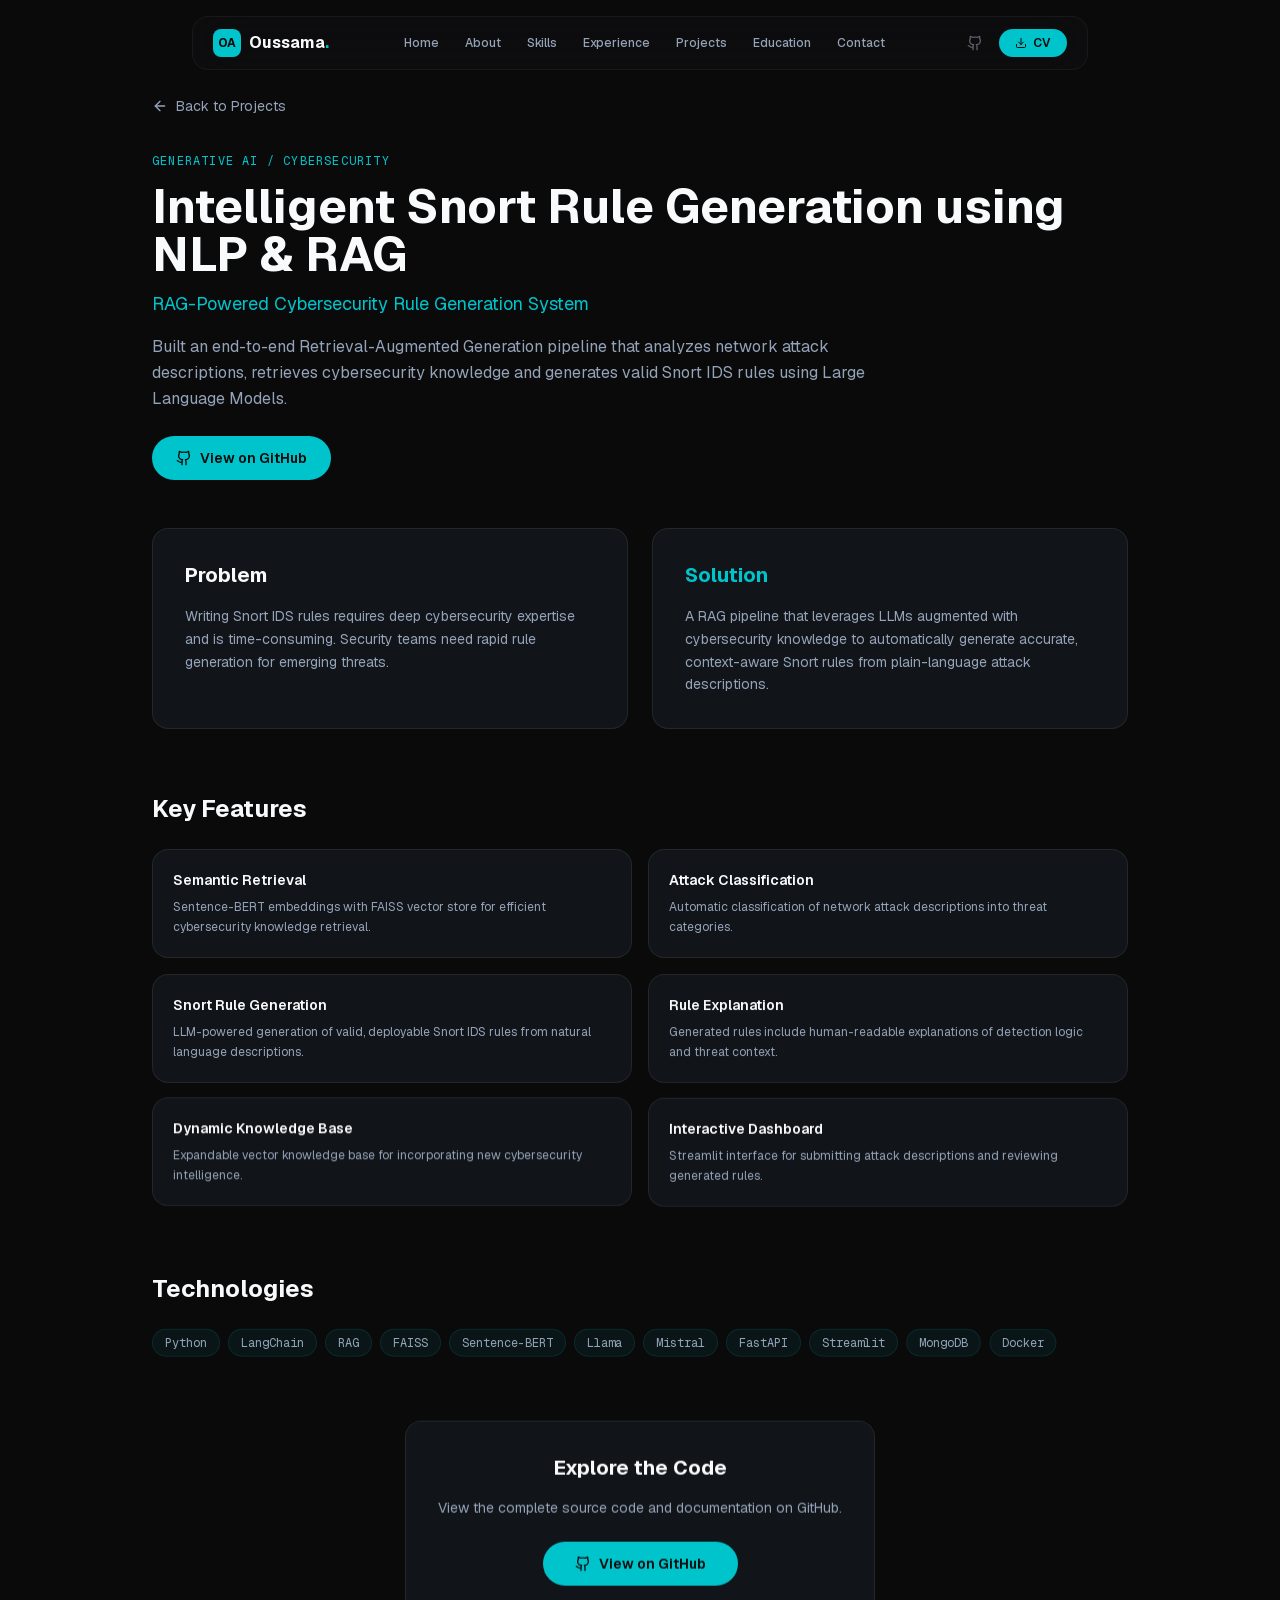
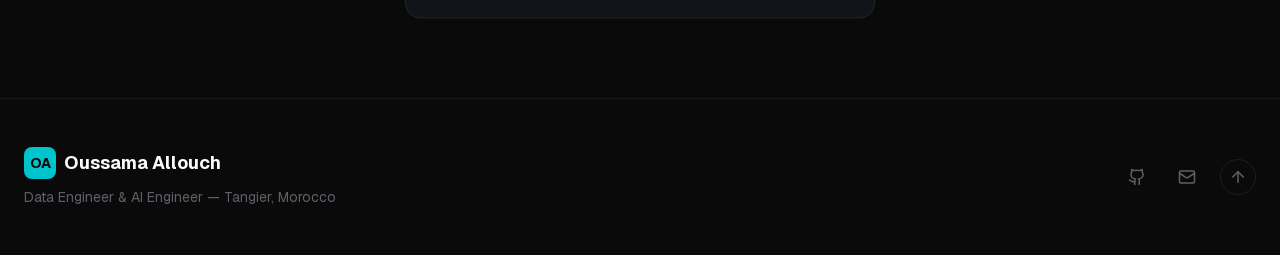
<file: projects/snort-rag.html>
<!DOCTYPE html><html lang="en" class="T19VSG_variable _8Li5zG_variable h-full antialiased"><head><meta charSet="utf-8"/><meta name="viewport" content="width=device-width, initial-scale=1"/><link rel="preload" href="/_next/static/media/797e433ab948586e-s.p.0r6juujl39pe6.woff2" as="font" crossorigin="" type="font/woff2"/><link rel="preload" href="/_next/static/media/caa3a2e1cccd8315-s.p.0wgildi0cnwt9.woff2" as="font" crossorigin="" type="font/woff2"/><link rel="stylesheet" href="/_next/static/chunks/12n1drm_j1zv1.css" data-precedence="next"/><link rel="preload" as="script" fetchPriority="low" href="/_next/static/chunks/0hy5urf737ouz.js"/><script src="/_next/static/chunks/220o6dnifhgxa.js" async=""></script><script src="/_next/static/chunks/0s7mvllxht1mo.js" async=""></script><script src="/_next/static/chunks/turbopack-3-ry682tkyiqk.js" async=""></script><script src="/_next/static/chunks/42onvq6nokjl2.js" async=""></script><script src="/_next/static/chunks/0eg8c7ufbgb_x.js" async=""></script><script src="/_next/static/chunks/24colyhtjguj6.js" async=""></script><title>Intelligent Snort Rule Generation using NLP &amp; RAG | Oussama Allouch</title><meta name="description" content="Built an end-to-end Retrieval-Augmented Generation pipeline that analyzes network attack descriptions, retrieves cybersecurity knowledge and generates valid Snort IDS rules using Large Language Models."/><meta name="author" content="Oussama Allouch"/><meta name="keywords" content="Oussama Allouch,Data Engineer,AI Engineer,Data Engineering,Big Data,Apache Spark,PySpark,Apache Kafka,Apache Airflow,Data Warehouse,PostgreSQL,ETL,ELT,Medallion Architecture,Machine Learning,Generative AI,RAG,NLP,Deep Learning,Morocco,Tangier"/><meta name="robots" content="index, follow"/><meta property="og:title" content="Intelligent Snort Rule Generation using NLP &amp; RAG — RAG-Powered Cybersecurity Rule Generation System"/><meta property="og:description" content="Built an end-to-end Retrieval-Augmented Generation pipeline that analyzes network attack descriptions, retrieves cybersecurity knowledge and generates valid Snort IDS rules using Large Language Models."/><meta name="twitter:card" content="summary_large_image"/><meta name="twitter:title" content="Oussama Allouch | Data Engineer &amp; AI Engineer"/><meta name="twitter:description" content="Data Engineer and AI Engineer — Apache Spark, Kafka, Airflow, Machine Learning, Generative AI."/><meta name="next-size-adjust" content=""/><script src="/_next/static/chunks/0cz1d0mv5g_q7.js" noModule=""></script></head><body class="min-h-full flex flex-col bg-[#0A0A0B]"><div hidden=""><!--$--><!--/$--></div><header class="fixed left-0 right-0 top-0 z-50 flex justify-center px-4 pt-4" style="opacity:0;transform:translateY(-100px)"><nav class="flex w-full max-w-4xl items-center justify-between rounded-2xl border px-5 py-2.5 transition-all duration-500 border-white/[0.05] bg-[#0F0F11]/60 backdrop-blur-xl" aria-label="Main navigation"><a class="group flex items-center gap-2 text-base font-bold text-[#F8FAFC] transition-colors" aria-label="Home" href="/#hero"><span class="flex h-7 w-7 items-center justify-center rounded-lg bg-accent text-xs font-bold text-[#0A0A0B]">OA</span><span class="hidden sm:inline"><span class="text-[#F8FAFC]">Oussama</span><span class="text-accent">.</span></span></a><div class="hidden items-center gap-0.5 md:flex"><a class="relative rounded-full px-3 py-1.5 text-xs font-medium transition-all duration-300 text-[#94A3B8] hover:text-[#F8FAFC]" href="/#hero">Home</a><a class="relative rounded-full px-3 py-1.5 text-xs font-medium transition-all duration-300 text-[#94A3B8] hover:text-[#F8FAFC]" href="/#about">About</a><a class="relative rounded-full px-3 py-1.5 text-xs font-medium transition-all duration-300 text-[#94A3B8] hover:text-[#F8FAFC]" href="/#expertise">Skills</a><a class="relative rounded-full px-3 py-1.5 text-xs font-medium transition-all duration-300 text-[#94A3B8] hover:text-[#F8FAFC]" href="/#experience">Experience</a><a class="relative rounded-full px-3 py-1.5 text-xs font-medium transition-all duration-300 text-[#94A3B8] hover:text-[#F8FAFC]" href="/#projects">Projects</a><a class="relative rounded-full px-3 py-1.5 text-xs font-medium transition-all duration-300 text-[#94A3B8] hover:text-[#F8FAFC]" href="/#education">Education</a><a class="relative rounded-full px-3 py-1.5 text-xs font-medium transition-all duration-300 text-[#94A3B8] hover:text-[#F8FAFC]" href="/#contact">Contact</a></div><div class="hidden items-center gap-2 md:flex"><a href="https://github.com/oussama-allouch" target="_blank" rel="noopener noreferrer" class="rounded-full p-2 text-[#5F5F68] transition-all duration-300 hover:bg-white/[0.05] hover:text-[#F8FAFC]" aria-label="GitHub Profile"><svg xmlns="http://www.w3.org/2000/svg" width="16" height="16" viewBox="0 0 24 24" fill="none" stroke="currentColor" stroke-width="2" stroke-linecap="round" stroke-linejoin="round"><path d="M15 22v-4a4.8 4.8 0 0 0-1-3.5c3 0 6-2 6-5.5.08-1.25-.27-2.48-1-3.5.28-1.15.28-2.35 0-3.5 0 0-1 0-3 1.5-2.64-.5-5.36-.5-8 0C6 2 5 2 5 2c-.3 1.15-.3 2.35 0 3.5A5.403 5.403 0 0 0 4 9c0 3.5 3 5.5 6 5.5-.39.49-.68 1.05-.85 1.65-.17.6-.22 1.23-.15 1.85v4"></path><path d="M9 18c-4.51 2-5-2-7-2"></path></svg></a><a href="/cv/Oussama-Allouch-CV.pdf" download="Oussama-Allouch-CV.pdf" class="flex items-center gap-1.5 rounded-full bg-accent px-4 py-1.5 text-xs font-semibold text-[#0A0A0B] transition-all duration-300 hover:bg-[#00E0E6] hover:shadow-lg hover:shadow-accent/20"><svg xmlns="http://www.w3.org/2000/svg" width="12" height="12" viewBox="0 0 24 24" fill="none" stroke="currentColor" stroke-width="2" stroke-linecap="round" stroke-linejoin="round" class="lucide lucide-download" aria-hidden="true"><path d="M12 15V3"></path><path d="M21 15v4a2 2 0 0 1-2 2H5a2 2 0 0 1-2-2v-4"></path><path d="m7 10 5 5 5-5"></path></svg>CV</a></div><button class="rounded-full p-2 text-[#94A3B8] transition-colors hover:text-[#F8FAFC] md:hidden" aria-label="Open menu" aria-expanded="false"><svg xmlns="http://www.w3.org/2000/svg" width="20" height="20" viewBox="0 0 24 24" fill="none" stroke="currentColor" stroke-width="2" stroke-linecap="round" stroke-linejoin="round" class="lucide lucide-menu" aria-hidden="true"><path d="M4 5h16"></path><path d="M4 12h16"></path><path d="M4 19h16"></path></svg></button></nav></header><main class="min-h-screen bg-[#0A0A0B] pt-24"><div class="mx-auto max-w-5xl px-6 pb-20"><div style="opacity:0;transform:translateX(-20px)"><a class="mb-8 inline-flex items-center gap-2 text-sm text-[#94A3B8] transition-colors duration-300 hover:text-accent" href="/#projects"><svg xmlns="http://www.w3.org/2000/svg" width="16" height="16" viewBox="0 0 24 24" fill="none" stroke="currentColor" stroke-width="2" stroke-linecap="round" stroke-linejoin="round" class="lucide lucide-arrow-left" aria-hidden="true"><path d="m12 19-7-7 7-7"></path><path d="M19 12H5"></path></svg>Back to Projects</a></div><div class="mb-12" style="opacity:0;transform:translateY(30px)"><span class="mono-label mb-3 inline-block">Generative AI / Cybersecurity</span><h1 class="mb-3 text-4xl font-bold text-[#F8FAFC] md:text-5xl">Intelligent Snort Rule Generation using NLP &amp; RAG</h1><p class="mb-4 text-lg text-accent">RAG-Powered Cybersecurity Rule Generation System</p><p class="max-w-3xl text-base leading-relaxed text-[#94A3B8]">Built an end-to-end Retrieval-Augmented Generation pipeline that analyzes network attack descriptions, retrieves cybersecurity knowledge and generates valid Snort IDS rules using Large Language Models.</p><div class="mt-6 flex flex-wrap items-center gap-3"><a href="https://github.com/oussama-allouch/snort-rag-rule-generator" target="_blank" rel="noopener noreferrer" class="flex items-center gap-2 rounded-full bg-accent px-6 py-3 text-sm font-semibold text-[#0A0A0B] transition-all duration-300 hover:bg-[#00E0E6] hover:shadow-lg hover:shadow-accent/20"><svg xmlns="http://www.w3.org/2000/svg" width="16" height="16" viewBox="0 0 24 24" fill="none" stroke="currentColor" stroke-width="2" stroke-linecap="round" stroke-linejoin="round"><path d="M15 22v-4a4.8 4.8 0 0 0-1-3.5c3 0 6-2 6-5.5.08-1.25-.27-2.48-1-3.5.28-1.15.28-2.35 0-3.5 0 0-1 0-3 1.5-2.64-.5-5.36-.5-8 0C6 2 5 2 5 2c-.3 1.15-.3 2.35 0 3.5A5.403 5.403 0 0 0 4 9c0 3.5 3 5.5 6 5.5-.39.49-.68 1.05-.85 1.65-.17.6-.22 1.23-.15 1.85v4"></path><path d="M9 18c-4.51 2-5-2-7-2"></path></svg>View on GitHub</a></div></div><div class="mb-16 grid gap-6 md:grid-cols-2" style="opacity:0;transform:translateY(30px)"><div class="glass-card p-6 md:p-8"><h2 class="mb-4 text-xl font-bold text-[#F8FAFC]">Problem</h2><p class="text-sm leading-relaxed text-[#94A3B8]">Writing Snort IDS rules requires deep cybersecurity expertise and is time-consuming. Security teams need rapid rule generation for emerging threats.</p></div><div class="glass-card border-accent/15 p-6 md:p-8"><h2 class="mb-4 text-xl font-bold text-accent">Solution</h2><p class="text-sm leading-relaxed text-[#94A3B8]">A RAG pipeline that leverages LLMs augmented with cybersecurity knowledge to automatically generate accurate, context-aware Snort rules from plain-language attack descriptions.</p></div></div><div class="mb-16" style="opacity:0;transform:translateY(30px)"><h2 class="mb-6 text-2xl font-bold text-[#F8FAFC]">Key Features</h2><div class="grid gap-4 sm:grid-cols-2"><div class="glass-card p-5" style="opacity:0;transform:translateY(20px)"><h3 class="mb-2 text-sm font-semibold text-[#F8FAFC]">Semantic Retrieval</h3><p class="text-xs leading-relaxed text-[#94A3B8]">Sentence-BERT embeddings with FAISS vector store for efficient cybersecurity knowledge retrieval.</p></div><div class="glass-card p-5" style="opacity:0;transform:translateY(20px)"><h3 class="mb-2 text-sm font-semibold text-[#F8FAFC]">Attack Classification</h3><p class="text-xs leading-relaxed text-[#94A3B8]">Automatic classification of network attack descriptions into threat categories.</p></div><div class="glass-card p-5" style="opacity:0;transform:translateY(20px)"><h3 class="mb-2 text-sm font-semibold text-[#F8FAFC]">Snort Rule Generation</h3><p class="text-xs leading-relaxed text-[#94A3B8]">LLM-powered generation of valid, deployable Snort IDS rules from natural language descriptions.</p></div><div class="glass-card p-5" style="opacity:0;transform:translateY(20px)"><h3 class="mb-2 text-sm font-semibold text-[#F8FAFC]">Rule Explanation</h3><p class="text-xs leading-relaxed text-[#94A3B8]">Generated rules include human-readable explanations of detection logic and threat context.</p></div><div class="glass-card p-5" style="opacity:0;transform:translateY(20px)"><h3 class="mb-2 text-sm font-semibold text-[#F8FAFC]">Dynamic Knowledge Base</h3><p class="text-xs leading-relaxed text-[#94A3B8]">Expandable vector knowledge base for incorporating new cybersecurity intelligence.</p></div><div class="glass-card p-5" style="opacity:0;transform:translateY(20px)"><h3 class="mb-2 text-sm font-semibold text-[#F8FAFC]">Interactive Dashboard</h3><p class="text-xs leading-relaxed text-[#94A3B8]">Streamlit interface for submitting attack descriptions and reviewing generated rules.</p></div></div></div><div class="mb-16" style="opacity:0;transform:translateY(30px)"><h2 class="mb-6 text-2xl font-bold text-[#F8FAFC]">Technologies</h2><div class="flex flex-wrap gap-2"><span class="tech-badge" style="opacity:0;transform:scale(0.8)">Python</span><span class="tech-badge" style="opacity:0;transform:scale(0.8)">LangChain</span><span class="tech-badge" style="opacity:0;transform:scale(0.8)">RAG</span><span class="tech-badge" style="opacity:0;transform:scale(0.8)">FAISS</span><span class="tech-badge" style="opacity:0;transform:scale(0.8)">Sentence-BERT</span><span class="tech-badge" style="opacity:0;transform:scale(0.8)">Llama</span><span class="tech-badge" style="opacity:0;transform:scale(0.8)">Mistral</span><span class="tech-badge" style="opacity:0;transform:scale(0.8)">FastAPI</span><span class="tech-badge" style="opacity:0;transform:scale(0.8)">Streamlit</span><span class="tech-badge" style="opacity:0;transform:scale(0.8)">MongoDB</span><span class="tech-badge" style="opacity:0;transform:scale(0.8)">Docker</span></div></div><div class="text-center" style="opacity:0;transform:translateY(30px)"><div class="glass-card inline-block p-8"><h3 class="mb-4 text-xl font-bold text-[#F8FAFC]">Explore the Code</h3><p class="mb-6 text-sm text-[#94A3B8]">View the complete source code and documentation on GitHub.</p><a href="https://github.com/oussama-allouch/snort-rag-rule-generator" target="_blank" rel="noopener noreferrer" class="inline-flex items-center gap-2 rounded-full bg-accent px-8 py-3 text-sm font-semibold text-[#0A0A0B] transition-all duration-300 hover:bg-[#00E0E6] hover:shadow-lg hover:shadow-accent/20"><svg xmlns="http://www.w3.org/2000/svg" width="16" height="16" viewBox="0 0 24 24" fill="none" stroke="currentColor" stroke-width="2" stroke-linecap="round" stroke-linejoin="round"><path d="M15 22v-4a4.8 4.8 0 0 0-1-3.5c3 0 6-2 6-5.5.08-1.25-.27-2.48-1-3.5.28-1.15.28-2.35 0-3.5 0 0-1 0-3 1.5-2.64-.5-5.36-.5-8 0C6 2 5 2 5 2c-.3 1.15-.3 2.35 0 3.5A5.403 5.403 0 0 0 4 9c0 3.5 3 5.5 6 5.5-.39.49-.68 1.05-.85 1.65-.17.6-.22 1.23-.15 1.85v4"></path><path d="M9 18c-4.51 2-5-2-7-2"></path></svg>View on GitHub</a></div></div></div></main><footer class="border-t border-white/[0.06] bg-[#0A0A0B]"><div class="mx-auto max-w-7xl px-6 py-12"><div class="flex flex-col items-center justify-between gap-6 md:flex-row"><div><div class="flex items-center gap-2 text-lg font-bold text-[#F8FAFC]"><span class="flex h-8 w-8 items-center justify-center rounded-lg bg-accent text-sm font-bold text-[#0A0A0B]">OA</span><span>Oussama Allouch</span></div><p class="mt-2 text-sm text-[#5F5F68]">Data Engineer &amp; AI Engineer — Tangier, Morocco</p></div><div class="flex items-center gap-4"><a href="https://github.com/oussama-allouch" target="_blank" rel="noopener noreferrer" class="rounded-full p-2 text-[#5F5F68] transition-all duration-300 hover:bg-white/[0.04] hover:text-[#F8FAFC]" aria-label="GitHub"><svg xmlns="http://www.w3.org/2000/svg" width="18" height="18" viewBox="0 0 24 24" fill="none" stroke="currentColor" stroke-width="2" stroke-linecap="round" stroke-linejoin="round"><path d="M15 22v-4a4.8 4.8 0 0 0-1-3.5c3 0 6-2 6-5.5.08-1.25-.27-2.48-1-3.5.28-1.15.28-2.35 0-3.5 0 0-1 0-3 1.5-2.64-.5-5.36-.5-8 0C6 2 5 2 5 2c-.3 1.15-.3 2.35 0 3.5A5.403 5.403 0 0 0 4 9c0 3.5 3 5.5 6 5.5-.39.49-.68 1.05-.85 1.65-.17.6-.22 1.23-.15 1.85v4"></path><path d="M9 18c-4.51 2-5-2-7-2"></path></svg></a><a href="mailto:allouchoussama123@gmail.com" class="rounded-full p-2 text-[#5F5F68] transition-all duration-300 hover:bg-white/[0.04] hover:text-[#F8FAFC]" aria-label="Email"><svg xmlns="http://www.w3.org/2000/svg" width="18" height="18" viewBox="0 0 24 24" fill="none" stroke="currentColor" stroke-width="2" stroke-linecap="round" stroke-linejoin="round" class="lucide lucide-mail" aria-hidden="true"><path d="m22 7-8.991 5.727a2 2 0 0 1-2.009 0L2 7"></path><rect x="2" y="4" width="20" height="16" rx="2"></rect></svg></a><button class="rounded-full border border-white/[0.08] p-2 text-[#5F5F68] transition-all duration-300 hover:bg-white/[0.04] hover:text-[#F8FAFC]" aria-label="Back to top"><svg xmlns="http://www.w3.org/2000/svg" width="18" height="18" viewBox="0 0 24 24" fill="none" stroke="currentColor" stroke-width="2" stroke-linecap="round" stroke-linejoin="round" class="lucide lucide-arrow-up" aria-hidden="true"><path d="m5 12 7-7 7 7"></path><path d="M12 19V5"></path></svg></button></div></div></div></footer><!--$--><!--/$--><script id="_R_">(globalThis["TURBOPACK"] || (globalThis["TURBOPACK"] = [])).push({"otherChunks":["static/chunks/0hy5urf737ouz.js","static/chunks/220o6dnifhgxa.js","static/chunks/0s7mvllxht1mo.js"],"runtimeModuleIds":[94553]});</script><script src="/_next/static/chunks/0hy5urf737ouz.js" async=""></script><script>(self.__next_f=self.__next_f||[]).push([0])</script><script>self.__next_f.push([1,"1:\"$Sreact.fragment\"\n2:\"/_next/static/chunks/42onvq6nokjl2.js\"\n3:I[39756,[\"$2\"],\"default\"]\n4:I[37457,[\"$2\"],\"default\"]\na:I[97367,[\"$2\"],\"OutletBoundary\"]\nb:\"$Sreact.suspense\"\nd:\"ViewportBoundary\"\ne:I[97367,[\"$2\"],\"$d\"]\n10:\"MetadataBoundary\"\n11:I[97367,[\"$2\"],\"$10\"]\n13:I[68027,[\"$2\"],\"default\",1]\n:HL[\"/_next/static/chunks/12n1drm_j1zv1.css\",\"style\"]\n:HL[\"/_next/static/media/797e433ab948586e-s.p.0r6juujl39pe6.woff2\",\"font\",{\"crossOrigin\":\"\",\"type\":\"font/woff2\"}]\n:HL[\"/_next/static/media/caa3a2e1cccd8315-s.p.0wgildi0cnwt9.woff2\",\"font\",{\"crossOrigin\":\"\",\"type\":\"font/woff2\"}]\n6:X\n8:[[\"children\",{\"s\":\"__PAGE__\",\"h\":512,\"d\":{\"r\":[\"$\",\"$1\",\"c\",{\"children\":[\"$L9\",[[\"$\",\"script\",\"script-0\",{\"src\":\"/_next/static/chunks/0eg8c7ufbgb_x.js\",\"async\":true,\"nonce\":\"$undefined\"}],[\"$\",\"script\",\"script-1\",{\"src\":\"/_next/static/chunks/24colyhtjguj6.js\",\"async\":true,\"nonce\":\"$undefined\"}]],[\"$\",\"$La\",null,{\"children\":[\"$\",\"$b\",null,{\"name\":\"Next.MetadataOutlet\",\"children\":\"$@c\"}]}]]}],\"p\":false,\"v\":null}}]]\n7:[[\"children\",{\"s\":{\"n\":\"slug\",\"t\":\"d\",\"k\":\"snort-rag\",\"s\":[]},\"h\":512,\"d\":{\"r\":[\"$\",\"$1\",\"c\",{\"children\":[null,[\"$\",\"$L3\",null,{\"parallelRouterKey\":\"children\",\"error\":\"$undefined\",\"errorStyles\":\"$undefined\",\"errorScripts\":\"$undefined\",\"template\":[\"$\",\"$L4\",null,{}],\"templateStyles\":\"$undefined\",\"templateScripts\":\"$undefined\",\"notFound\":\"$undefined\",\"forbidden\":\"$undefined\",\"unauthorized\":\"$undefined\"}]]}],\"p\":false,\"v\":\"$6\"},\"c\":\"$Q8\"}]]\n5:[[\"children\",{\"s\":\"projects\",\"h\":512,\"d\":{\"r\":[\"$\",\"$1\",\"c\",{\"children\":[null,[\"$\",\"$L3\",null,{\"parallelRouterKey\":\"children\",\"error\":\"$undefined\",\"errorStyles\":\"$undefined\",\"errorScripts\":\"$undefined\",\"template\":[\"$\",\"$L4\",null,{}],\"templateStyles\":\"$undefined\",\"templateScripts\":\"$undefined\",\"notFound\":\"$undefined\",\"forbidden\":\"$undefined\",\"unauthorized\":\"$undefined\"}]]}],\"p\":false,\"v\":\"$6\"},\"c\":\"$Q7\"}]]\n0:{\"P\":null,\"c\":[\"\",\"projects\",\"snort-rag\"],\"q\":\"\",\"i\":false,\"t\":{\"t\":{\"s\":\"\",\"h\":528,\"d\":{\"r\":[\"$\",\"$1\",\"c\",{\"children\":[[[\"$\",\"link\",\"0\",{\"rel\":\"stylesheet\",\"href\":\"/_next/static/chunks/12n1drm_j1zv1.css\",\"precedence\":\"next\",\"crossOrigin\":\"$undefined\",\"nonce\":\"$undefined\"}],[\"$\",\"script\",\"script-0\",{\"src\":\"/_next/static/chunks/42onvq6nokjl2.js\",\"async\":true,\"nonce\":\"$undefined\"}]],[\"$\",\"html\",null,{\"lang\":\"en\",\"className\":\"T19VSG_variable _8Li5zG_variable h-full antialiased\",\"children\":[\"$\",\"body\",null,{\"className\":\"min-h-full flex flex-col bg-[#0A0A0B]\",\"children\":[\"$\",\"$L3\",null,{\"parallelRouterKey\":\"children\",\"error\":\"$undefined\",\"errorStyles\":\"$undefined\",\"errorScripts\":\"$undefined\",\"template\":[\"$\",\"$L4\",null,{}],\"templateStyles\":\"$undefined\",\"templateScripts\":\"$undefined\",\"notFound\":[[[\"$\",\"title\",null,{\"children\":\"404: This page could not be found.\"}],[\"$\",\"div\",null,{\"style\":{\"fontFamily\":\"system-ui,\\\"Segoe UI\\\",Roboto,Helvetica,Arial,sans-serif,\\\"Apple Color Emoji\\\",\\\"Segoe UI Emoji\\\"\",\"height\":\"100vh\",\"textAlign\":\"center\",\"display\":\"flex\",\"flexDirection\":\"column\",\"alignItems\":\"center\",\"justifyContent\":\"center\"},\"children\":[\"$\",\"div\",null,{\"children\":[[\"$\",\"style\",null,{\"dangerouslySetInnerHTML\":{\"__html\":\"body{color:#000;background:#fff;margin:0}.next-error-h1{border-right:1px solid rgba(0,0,0,.3)}@media (prefers-color-scheme:dark){body{color:#fff;background:#000}.next-error-h1{border-right:1px solid rgba(255,255,255,.3)}}\"}}],[\"$\",\"h1\",null,{\"className\":\"next-error-h1\",\"style\":{\"display\":\"inline-block\",\"margin\":\"0 20px 0 0\",\"padding\":\"0 23px 0 0\",\"fontSize\":24,\"fontWeight\":500,\"verticalAlign\":\"top\",\"lineHeight\":\"49px\"},\"children\":404}],[\"$\",\"div\",null,{\"style\":{\"display\":\"inline-block\"},\"children\":[\"$\",\"h2\",null,{\"style\":{\"fontSize\":14,\"fontWeight\":400,\"lineHeight\":\"49px\",\"margin\":0},\"children\":\"This page could not be found.\"}]}]]}]}]],[]],\"forbidden\":\"$undefined\",\"unauthorized\":\"$undefined\"}]}]}]]}],\"p\":false,\"v\":null},\"c\":\"$Q5\"},\"h\":{\"r\":[\"$\",\"$1\",\"h\",{\"children\":[null,[\"$\",\"$Le\",null,{\"children\":\"$Lf\"}],[\"$\",\"$L11\",null,{\"children\":[[\"$\",\"div\",null,{\"hidden\":true,\"children\":[\"$\",\"$b\",null,{\"name\":\"Next.Metadata\",\"children\":\"$L12\"}]}],null]}],[\"$\",\"meta\",null,{\"name\":\"next-size-adjust\",\"content\":\"\"}]]}],\"p\":false,\"v\":null}},\"m\":\"$undefined\",\"G\":[\"$13\",[[\"$\",\"link\",\"0\",{\"rel\":\"stylesheet\",\"href\":\"/_next/static/chunks/12n1drm_j1zv1.css\",\"precedence\":\"next\",\"crossOrigin\":\"$undefined\",\"nonce\":\"$undefined\"}]]],\"S\":true,\"r\":\"$undefined\",\"s\":\"$undefined\",\"a\":\"$undefined\",\"l\":\"$undefined\",\"p\":\"$undefined\",\"d\":\"$undefined\",\"b\":\"0P_hUvCcz0XxAKut1K9Kd\"}\n14:\"/_next/static/chunks/0eg8c7ufbgb_x.js\"\n15:\"/_next/static/chunks/24colyhtjguj6.js\"\n16:I[7418,[\"$2\",\"$14\",\"$15\"],\"default\"]\n6:C\n9:[\"$\",\"$L16\",null,{\"project\":{\"title\":\"Intelligent Snort Rule Generation using NLP \u0026 RAG\",\"slug\":\"snort-rag\",\"subtitle\":\"RAG-Powered Cybersecurity Rule Generation System\",\"description\":\"Built an end-to-end Retrieval-Augmented Generation pipeline that analyzes network attack descriptions, retrieves cybersecurity knowledge and generates valid Snort IDS rules using Large Language Models.\",\"category\":\"Generative AI / Cybersecurity\",\"technologies\":[\"Python\",\"LangChain\",\"RAG\",\"FAISS\",\"Sentence-BERT\",\"Llama\",\"Mistral\",\"FastAPI\",\"Streamlit\",\"MongoDB\",\"Docker\"],\"github\":\"https://github.com/oussama-allouch/snort-rag-rule-generator\",\"featured\":true,\"features\":[{\"title\":\"Semantic Retrieval\",\"description\":\"Sentence-BERT embeddings with FAISS vector store for efficient cybersecurity knowledge retrieval.\"},{\"title\":\"Attack Classification\",\"description\":\"Automatic classification of network attack descriptions into threat categories.\"},{\"title\":\"Snort Rule Generation\",\"description\":\"LLM-powered generation of valid, deployable Snort IDS rules from natural language descriptions.\"},{\"title\":\"Rule Explanation\",\"description\":\"Generated rules include human-readable explanations of detection logic and threat context.\"},{\"title\":\"Dynamic Knowledge Base\",\"description\":\"Expandable vector knowledge base for incorporating new cybersecurity intelligence.\"},{\"title\":\"Interactive Dashboard\",\"description\":\"Streamlit interface for submitting attack descriptions and reviewing generated rules.\"}],\"problem\":\"Writing Snort IDS rules requires deep cybersecurity expertise and is time-consuming. Security teams need rapid rule generation for emerging threats.\",\"solution\":\"A RAG pipeline that leverages LLMs augmented with cybersecurity knowledge to automatically generate accurate, context-aware Snort rules from plain-language attack descriptions.\"}}]\nf:[[\"$\",\"meta\",\"0\",{\"charSet\":\"utf-8\"}],[\"$\",\"meta\",\"1\",{\"name\":\"viewport\",\"content\":\"width=device-width, initial-scale=1\"}]]\nc:null\n12:[[\"$\",\"title\",\"0\",{\"children\":\"Intelligent Snort Rule Generation using NLP \u0026 RAG | Oussama Allouch\"}],[\"$\",\"meta\",\"1\",{\"name\":\"description\",\"content\":\"Built an end-to-end Retrieval-Augmented Generation pipeline that analyzes network attack descriptions, retrieves cybersecurity knowledge and generates valid Snort IDS rules using Large Language Models.\"}],[\"$\",\"meta\",\"2\",{\"name\":\"author\",\"content\":\"Oussama Allouch\"}],[\"$\",\"meta\",\"3\",{\"name\":\"keywords\",\"content\":\"Oussama Allouch,Data Engineer,AI Engineer,Data Engineering,Big Data,Apache Spark,PySpark,Apache Kafka,Apache Airflow,Data Warehouse,PostgreSQL,ETL,ELT,Medallion Architecture,Machine Learning,Generative AI,RAG,NLP,Deep Learning,Morocco,Tangier\"}],[\"$\",\"meta\",\"4\",{\"name\":\"robots\",\"content\":\"index, follow\"}],[\"$\",\"meta\",\"5\",{\"property\":\"og:title\",\"content\":\"Intelligent Snort Rule Generation using NLP \u0026 RAG — RAG-Powered Cybersecurity Rule Generation System\"}],[\"$\",\"meta\",\"6\",{\"property\":\"og:description\",\"content\":\"Built an end-to-end Retrieval-Augmented Generation pipeline that analyzes network attack descriptions, retrieves cybersecurity knowledge and generates valid Snort IDS rules using Large Language Models.\"}],[\"$\",\"meta\",\"7\",{\"name\":\"twitter:card\",\"content\":\"summary_large_image\"}],[\"$\",\"meta\",\"8\",{\"name\":\"twitter:title\",\"content\":\"Oussama Allouch | Data Engineer \u0026 AI Engineer\"}],[\"$\",\"meta\",\"9\",{\"name\":\"twitter:description\",\"content\":\"Data Engineer and AI Engineer — Apache Spark, Kafka, Airflow, Machine Learning, Generative AI.\"}]]\n"])</script></body></html>
</file>
<file: _next/static/chunks/12n1drm_j1zv1.css>
@font-face{font-family:Geist;font-style:normal;font-weight:100 900;font-display:swap;src:url(../media/fef07dbb0973bf53-s.3p2_lha1f2xer.woff2)format("woff2");unicode-range:U+460-52F,U+1C80-1C8A,U+20B4,U+2DE0-2DFF,U+A640-A69F,U+FE2E-FE2F}@font-face{font-family:Geist;font-style:normal;font-weight:100 900;font-display:swap;src:url(../media/8a480f0b521d4e75-s.1qq4vpdcun5oj.woff2)format("woff2");unicode-range:U+301,U+400-45F,U+490-491,U+4B0-4B1,U+2116}@font-face{font-family:Geist;font-style:normal;font-weight:100 900;font-display:swap;src:url(../media/53b9e256198e5412-s.390ncx5urfkfu.woff2)format("woff2");unicode-range:U+102-103,U+110-111,U+128-129,U+168-169,U+1A0-1A1,U+1AF-1B0,U+300-301,U+303-304,U+308-309,U+323,U+329,U+1EA0-1EF9,U+20AB}@font-face{font-family:Geist;font-style:normal;font-weight:100 900;font-display:swap;src:url(../media/7178b3e590c64307-s.21jp631_3pja2.woff2)format("woff2");unicode-range:U+100-2BA,U+2BD-2C5,U+2C7-2CC,U+2CE-2D7,U+2DD-2FF,U+304,U+308,U+329,U+1D00-1DBF,U+1E00-1E9F,U+1EF2-1EFF,U+2020,U+20A0-20AB,U+20AD-20C4,U+2113,U+2C60-2C7F,U+A720-A7FF}@font-face{font-family:Geist;font-style:normal;font-weight:100 900;font-display:swap;src:url(../media/caa3a2e1cccd8315-s.p.0wgildi0cnwt9.woff2)format("woff2");unicode-range:U+??,U+131,U+152-153,U+2BB-2BC,U+2C6,U+2DA,U+2DC,U+304,U+308,U+329,U+2000-206F,U+20AC,U+2122,U+2191,U+2193,U+2212,U+2215,U+FEFF,U+FFFD}@font-face{font-family:Geist Fallback;src:local(Arial);ascent-override:95.94%;descent-override:28.16%;line-gap-override:0.0%;size-adjust:104.76%}.T19VSG_className{font-family:Geist,Geist Fallback;font-style:normal}.T19VSG_variable{--font-geist-sans:"Geist", "Geist Fallback"}
@font-face{font-family:Geist Mono;font-style:normal;font-weight:100 900;font-display:swap;src:url(../media/5ce348bf30bf5439-s.31988l_ccedte.woff2)format("woff2");unicode-range:U+460-52F,U+1C80-1C8A,U+20B4,U+2DE0-2DFF,U+A640-A69F,U+FE2E-FE2F}@font-face{font-family:Geist Mono;font-style:normal;font-weight:100 900;font-display:swap;src:url(../media/4fa387ec64143e14-s.2tuy5pz7dlieh.woff2)format("woff2");unicode-range:U+301,U+400-45F,U+490-491,U+4B0-4B1,U+2116}@font-face{font-family:Geist Mono;font-style:normal;font-weight:100 900;font-display:swap;src:url(../media/6306c77e7c8268e4-s.2dbetqa9o8jxf.woff2)format("woff2");unicode-range:U+2000-2001,U+2004-2008,U+200A,U+23B8-23BD,U+2500-259F}@font-face{font-family:Geist Mono;font-style:normal;font-weight:100 900;font-display:swap;src:url(../media/7d817b4c03b0c5f1-s.1uyisp29ctx0d.woff2)format("woff2");unicode-range:U+102-103,U+110-111,U+128-129,U+168-169,U+1A0-1A1,U+1AF-1B0,U+300-301,U+303-304,U+308-309,U+323,U+329,U+1EA0-1EF9,U+20AB}@font-face{font-family:Geist Mono;font-style:normal;font-weight:100 900;font-display:swap;src:url(../media/bbc41e54d2fcbd21-s.1rgnod-3esatf.woff2)format("woff2");unicode-range:U+100-2BA,U+2BD-2C5,U+2C7-2CC,U+2CE-2D7,U+2DD-2FF,U+304,U+308,U+329,U+1D00-1DBF,U+1E00-1E9F,U+1EF2-1EFF,U+2020,U+20A0-20AB,U+20AD-20C4,U+2113,U+2C60-2C7F,U+A720-A7FF}@font-face{font-family:Geist Mono;font-style:normal;font-weight:100 900;font-display:swap;src:url(../media/797e433ab948586e-s.p.0r6juujl39pe6.woff2)format("woff2");unicode-range:U+??,U+131,U+152-153,U+2BB-2BC,U+2C6,U+2DA,U+2DC,U+304,U+308,U+329,U+2000-206F,U+20AC,U+2122,U+2191,U+2193,U+2212,U+2215,U+FEFF,U+FFFD}@font-face{font-family:Geist Mono Fallback;src:local(Arial);ascent-override:74.67%;descent-override:21.92%;line-gap-override:0.0%;size-adjust:134.59%}._8Li5zG_className{font-family:Geist Mono,Geist Mono Fallback;font-style:normal}._8Li5zG_variable{--font-geist-mono:"Geist Mono", "Geist Mono Fallback"}
@layer properties{@supports (((-webkit-hyphens:none)) and (not (margin-trim:inline))) or ((-moz-orient:inline) and (not (color:rgb(from red r g b)))){*,:before,:after,::backdrop{--tw-translate-x:0;--tw-translate-y:0;--tw-translate-z:0;--tw-space-y-reverse:0;--tw-border-style:solid;--tw-gradient-position:initial;--tw-gradient-from:#0000;--tw-gradient-via:#0000;--tw-gradient-to:#0000;--tw-gradient-stops:initial;--tw-gradient-via-stops:initial;--tw-gradient-from-position:0%;--tw-gradient-via-position:50%;--tw-gradient-to-position:100%;--tw-leading:initial;--tw-font-weight:initial;--tw-tracking:initial;--tw-shadow:0 0 #0000;--tw-shadow-color:initial;--tw-shadow-alpha:100%;--tw-inset-shadow:0 0 #0000;--tw-inset-shadow-color:initial;--tw-inset-shadow-alpha:100%;--tw-ring-color:initial;--tw-ring-shadow:0 0 #0000;--tw-inset-ring-color:initial;--tw-inset-ring-shadow:0 0 #0000;--tw-ring-inset:initial;--tw-ring-offset-width:0px;--tw-ring-offset-color:#fff;--tw-ring-offset-shadow:0 0 #0000;--tw-blur:initial;--tw-brightness:initial;--tw-contrast:initial;--tw-grayscale:initial;--tw-hue-rotate:initial;--tw-invert:initial;--tw-opacity:initial;--tw-saturate:initial;--tw-sepia:initial;--tw-drop-shadow:initial;--tw-drop-shadow-color:initial;--tw-drop-shadow-alpha:100%;--tw-drop-shadow-size:initial;--tw-backdrop-blur:initial;--tw-backdrop-brightness:initial;--tw-backdrop-contrast:initial;--tw-backdrop-grayscale:initial;--tw-backdrop-hue-rotate:initial;--tw-backdrop-invert:initial;--tw-backdrop-opacity:initial;--tw-backdrop-saturate:initial;--tw-backdrop-sepia:initial;--tw-duration:initial}}}@layer theme{:root,:host{--font-sans:var(--font-geist-sans);--font-mono:var(--font-geist-mono);--color-red-400:#ff6568;--color-red-500:#fb2c36;--color-green-400:#05df72;--color-green-500:#00c758;--color-black:#000;--color-white:#fff;--spacing:.25rem;--container-md:28rem;--container-lg:32rem;--container-xl:36rem;--container-2xl:42rem;--container-3xl:48rem;--container-4xl:56rem;--container-5xl:64rem;--container-7xl:80rem;--text-xs:.75rem;--text-xs--line-height:calc(1 / .75);--text-sm:.875rem;--text-sm--line-height:calc(1.25 / .875);--text-base:1rem;--text-base--line-height:calc(1.5 / 1);--text-lg:1.125rem;--text-lg--line-height:calc(1.75 / 1.125);--text-xl:1.25rem;--text-xl--line-height:calc(1.75 / 1.25);--text-2xl:1.5rem;--text-2xl--line-height:calc(2 / 1.5);--text-3xl:1.875rem;--text-3xl--line-height:calc(2.25 / 1.875);--text-4xl:2.25rem;--text-4xl--line-height:calc(2.5 / 2.25);--text-5xl:3rem;--text-5xl--line-height:1;--text-6xl:3.75rem;--text-6xl--line-height:1;--font-weight-medium:500;--font-weight-semibold:600;--font-weight-bold:700;--font-weight-black:900;--tracking-tighter:-.05em;--tracking-tight:-.025em;--tracking-wider:.05em;--leading-relaxed:1.625;--radius-lg:.5rem;--radius-xl:.75rem;--radius-2xl:1rem;--animate-pulse:pulse 2s cubic-bezier(.4, 0, .6, 1) infinite;--blur-sm:8px;--blur-xl:24px;--blur-2xl:40px;--default-transition-duration:.15s;--default-transition-timing-function:cubic-bezier(.4, 0, .2, 1);--default-font-family:var(--font-geist-sans);--default-mono-font-family:var(--font-geist-mono)}@supports (color:lab(0% 0 0)){:root,:host{--color-red-400:lab(63.7053% 60.745 31.3109);--color-red-500:lab(55.4814% 75.0732 48.8528);--color-green-400:lab(78.503% -64.9265 39.7492);--color-green-500:lab(70.5521% -66.5147 45.8073)}}}@layer base{*,:after,:before,::backdrop{box-sizing:border-box;border:0 solid;margin:0;padding:0}::file-selector-button{box-sizing:border-box;border:0 solid;margin:0;padding:0}html,:host{-webkit-text-size-adjust:100%;tab-size:4;line-height:1.5;font-family:var(--default-font-family,-apple-system, BlinkMacSystemFont, "Segoe UI", Roboto, "Helvetica Neue", "Noto Sans", Arial, sans-serif, "Apple Color Emoji", "Segoe UI Emoji", "Segoe UI Symbol", "Noto Color Emoji");font-feature-settings:var(--default-font-feature-settings,normal);font-variation-settings:var(--default-font-variation-settings,normal);-webkit-tap-highlight-color:transparent}hr{height:0;color:inherit;border-top-width:1px}abbr:where([title]){-webkit-text-decoration:underline dotted;text-decoration:underline dotted}h1,h2,h3,h4,h5,h6{font-size:inherit;font-weight:inherit}a{color:inherit;-webkit-text-decoration:inherit;-webkit-text-decoration:inherit;-webkit-text-decoration:inherit;-webkit-text-decoration:inherit;text-decoration:inherit}b,strong{font-weight:bolder}code,kbd,samp,pre{font-family:var(--default-mono-font-family,ui-monospace, SFMono-Regular, Menlo, Monaco, Consolas, "Liberation Mono", "Courier New", monospace);font-feature-settings:var(--default-mono-font-feature-settings,normal);font-variation-settings:var(--default-mono-font-variation-settings,normal);font-size:1em}small{font-size:80%}sub,sup{vertical-align:baseline;font-size:75%;line-height:0;position:relative}sub{bottom:-.25em}sup{top:-.5em}table{text-indent:0;border-color:inherit;border-collapse:collapse}:-moz-focusring:where(:not(iframe)){outline:auto}progress{vertical-align:baseline}summary{display:list-item}ol,ul,menu{list-style:none}img,svg,video,canvas,audio,iframe,embed,object{vertical-align:middle;display:block}img,video{max-width:100%;height:auto}button,input,select,optgroup,textarea{font:inherit;font-feature-settings:inherit;font-variation-settings:inherit;letter-spacing:inherit;color:inherit;opacity:1;background-color:#0000;border-radius:0}::file-selector-button{font:inherit;font-feature-settings:inherit;font-variation-settings:inherit;letter-spacing:inherit;color:inherit;opacity:1;background-color:#0000;border-radius:0}:where(select:is([multiple],[size])) optgroup{font-weight:bolder}:where(select:is([multiple],[size])) optgroup option{padding-inline-start:20px}::file-selector-button{margin-inline-end:4px}::placeholder{opacity:1}@supports (not ((-webkit-appearance:-apple-pay-button))) or (contain-intrinsic-size:1px){::placeholder{color:currentColor}@supports (color:color-mix(in lab, red, red)){::placeholder{color:color-mix(in oklab, currentcolor 50%, transparent)}}}textarea{resize:vertical}::-webkit-search-decoration{-webkit-appearance:none}::-webkit-date-and-time-value{min-height:1lh;text-align:inherit}::-webkit-datetime-edit{display:inline-flex}::-webkit-datetime-edit-fields-wrapper{padding:0}::-webkit-datetime-edit{padding-block:0}::-webkit-datetime-edit-year-field{padding-block:0}::-webkit-datetime-edit-month-field{padding-block:0}::-webkit-datetime-edit-day-field{padding-block:0}::-webkit-datetime-edit-hour-field{padding-block:0}::-webkit-datetime-edit-minute-field{padding-block:0}::-webkit-datetime-edit-second-field{padding-block:0}::-webkit-datetime-edit-millisecond-field{padding-block:0}::-webkit-datetime-edit-meridiem-field{padding-block:0}::-webkit-calendar-picker-indicator{line-height:1}:-moz-ui-invalid{box-shadow:none}button,input:where([type=button],[type=reset],[type=submit]){appearance:button}::file-selector-button{appearance:button}::-webkit-inner-spin-button{height:auto}::-webkit-outer-spin-button{height:auto}[hidden]:where(:not([hidden=until-found])){display:none!important}}@layer components;@layer utilities{.pointer-events-none{pointer-events:none}.visible{visibility:visible}.absolute{position:absolute}.fixed{position:fixed}.relative{position:relative}.static{position:static}.inset-0{inset:0}.top-0{top:0}.top-1\/2{top:50%}.top-1\/4{top:25%}.top-2{top:calc(var(--spacing) * 2)}.top-\[25\%\]{top:25%}.top-\[38\%\]{top:38%}.top-\[44\%\]{top:44%}.top-\[calc\(100\%\+0\.5rem\)\]{top:calc(100% + .5rem)}.-right-2{right:calc(var(--spacing) * -2)}.right-0{right:0}.right-1\/4{right:25%}.right-4{right:calc(var(--spacing) * 4)}.right-6{right:calc(var(--spacing) * 6)}.right-\[8\%\]{right:8%}.bottom-1\/4{bottom:25%}.bottom-6{bottom:calc(var(--spacing) * 6)}.-left-2{left:calc(var(--spacing) * -2)}.left-0{left:0}.left-1{left:var(--spacing)}.left-1\/2{left:50%}.left-1\/3{left:33.3333%}.left-2{left:calc(var(--spacing) * 2)}.left-3{left:calc(var(--spacing) * 3)}.left-4{left:calc(var(--spacing) * 4)}.left-6{left:calc(var(--spacing) * 6)}.-z-10{z-index:calc(10 * -1)}.z-10{z-index:10}.z-50{z-index:50}.z-\[2\]{z-index:2}.container{width:100%}@media (min-width:40rem){.container{max-width:40rem}}@media (min-width:48rem){.container{max-width:48rem}}@media (min-width:64rem){.container{max-width:64rem}}@media (min-width:80rem){.container{max-width:80rem}}@media (min-width:96rem){.container{max-width:96rem}}.mx-auto{margin-inline:auto}.mt-1{margin-top:var(--spacing)}.mt-1\.5{margin-top:calc(var(--spacing) * 1.5)}.mt-2{margin-top:calc(var(--spacing) * 2)}.mt-3{margin-top:calc(var(--spacing) * 3)}.mt-4{margin-top:calc(var(--spacing) * 4)}.mt-6{margin-top:calc(var(--spacing) * 6)}.mt-8{margin-top:calc(var(--spacing) * 8)}.mt-20{margin-top:calc(var(--spacing) * 20)}.mr-1{margin-right:var(--spacing)}.mb-1{margin-bottom:var(--spacing)}.mb-2{margin-bottom:calc(var(--spacing) * 2)}.mb-3{margin-bottom:calc(var(--spacing) * 3)}.mb-4{margin-bottom:calc(var(--spacing) * 4)}.mb-5{margin-bottom:calc(var(--spacing) * 5)}.mb-6{margin-bottom:calc(var(--spacing) * 6)}.mb-8{margin-bottom:calc(var(--spacing) * 8)}.mb-12{margin-bottom:calc(var(--spacing) * 12)}.mb-16{margin-bottom:calc(var(--spacing) * 16)}.ml-2{margin-left:calc(var(--spacing) * 2)}.line-clamp-3{-webkit-line-clamp:3;-webkit-box-orient:vertical;display:-webkit-box;overflow:hidden}.block{display:block}.contents{display:contents}.flex{display:flex}.grid{display:grid}.hidden{display:none}.inline-block{display:inline-block}.inline-flex{display:inline-flex}.table{display:table}.h-1{height:var(--spacing)}.h-2{height:calc(var(--spacing) * 2)}.h-5{height:calc(var(--spacing) * 5)}.h-6{height:calc(var(--spacing) * 6)}.h-7{height:calc(var(--spacing) * 7)}.h-8{height:calc(var(--spacing) * 8)}.h-14{height:calc(var(--spacing) * 14)}.h-\[300px\]{height:300px}.h-\[400px\]{height:400px}.h-\[420px\]{height:420px}.h-\[500px\]{height:500px}.h-\[520px\]{height:520px}.h-\[calc\(100\%-1rem\)\]{height:calc(100% - 1rem)}.h-full{height:100%}.h-px{height:1px}.min-h-\[100svh\]{min-height:100svh}.min-h-\[620px\]{min-height:620px}.min-h-full{min-height:100%}.min-h-screen{min-height:100vh}.w-1{width:var(--spacing)}.w-2{width:calc(var(--spacing) * 2)}.w-5{width:calc(var(--spacing) * 5)}.w-7{width:calc(var(--spacing) * 7)}.w-8{width:calc(var(--spacing) * 8)}.w-14{width:calc(var(--spacing) * 14)}.w-24{width:calc(var(--spacing) * 24)}.w-48{width:calc(var(--spacing) * 48)}.w-\[380px\]{width:380px}.w-\[400px\]{width:400px}.w-\[420px\]{width:420px}.w-\[500px\]{width:500px}.w-\[540px\]{width:540px}.w-full{width:100%}.w-px{width:1px}.max-w-2xl{max-width:var(--container-2xl)}.max-w-3xl{max-width:var(--container-3xl)}.max-w-4xl{max-width:var(--container-4xl)}.max-w-5xl{max-width:var(--container-5xl)}.max-w-7xl{max-width:var(--container-7xl)}.max-w-lg{max-width:var(--container-lg)}.max-w-md{max-width:var(--container-md)}.max-w-xl{max-width:var(--container-xl)}.flex-1{flex:1}.flex-shrink-0{flex-shrink:0}.-translate-x-1\/2{--tw-translate-x:calc(calc(1 / 2 * 100%) * -1);translate:var(--tw-translate-x) var(--tw-translate-y)}.-translate-y-1\/2{--tw-translate-y:calc(calc(1 / 2 * 100%) * -1);translate:var(--tw-translate-x) var(--tw-translate-y)}.-translate-y-8{--tw-translate-y:calc(var(--spacing) * -8);translate:var(--tw-translate-x) var(--tw-translate-y)}.-translate-y-24{--tw-translate-y:calc(var(--spacing) * -24);translate:var(--tw-translate-x) var(--tw-translate-y)}.-rotate-6{rotate:-6deg}.animate-pulse{animation:var(--animate-pulse)}.cursor-default{cursor:default}.resize-none{resize:none}.grid-cols-2{grid-template-columns:repeat(2,minmax(0,1fr))}.flex-col{flex-direction:column}.flex-wrap{flex-wrap:wrap}.items-center{align-items:center}.items-start{align-items:flex-start}.justify-between{justify-content:space-between}.justify-center{justify-content:center}.gap-0\.5{gap:calc(var(--spacing) * .5)}.gap-1{gap:var(--spacing)}.gap-1\.5{gap:calc(var(--spacing) * 1.5)}.gap-2{gap:calc(var(--spacing) * 2)}.gap-3{gap:calc(var(--spacing) * 3)}.gap-4{gap:calc(var(--spacing) * 4)}.gap-6{gap:calc(var(--spacing) * 6)}.gap-8{gap:calc(var(--spacing) * 8)}.gap-12{gap:calc(var(--spacing) * 12)}:where(.space-y-3>:not(:last-child)){--tw-space-y-reverse:0;margin-block-start:calc(calc(var(--spacing) * 3) * var(--tw-space-y-reverse));margin-block-end:calc(calc(var(--spacing) * 3) * calc(1 - var(--tw-space-y-reverse)))}:where(.space-y-4>:not(:last-child)){--tw-space-y-reverse:0;margin-block-start:calc(calc(var(--spacing) * 4) * var(--tw-space-y-reverse));margin-block-end:calc(calc(var(--spacing) * 4) * calc(1 - var(--tw-space-y-reverse)))}:where(.space-y-6>:not(:last-child)){--tw-space-y-reverse:0;margin-block-start:calc(calc(var(--spacing) * 6) * var(--tw-space-y-reverse));margin-block-end:calc(calc(var(--spacing) * 6) * calc(1 - var(--tw-space-y-reverse)))}:where(.space-y-8>:not(:last-child)){--tw-space-y-reverse:0;margin-block-start:calc(calc(var(--spacing) * 8) * var(--tw-space-y-reverse));margin-block-end:calc(calc(var(--spacing) * 8) * calc(1 - var(--tw-space-y-reverse)))}.overflow-hidden{overflow:hidden}.rounded-2xl{border-radius:var(--radius-2xl)}.rounded-\[50\%\]{border-radius:50%}.rounded-full{border-radius:2147483647px}.rounded-lg{border-radius:var(--radius-lg)}.rounded-xl{border-radius:var(--radius-xl)}.border{border-style:var(--tw-border-style);border-width:1px}.border-2{border-style:var(--tw-border-style);border-width:2px}.border-y{border-block-style:var(--tw-border-style);border-block-width:1px}.border-t{border-top-style:var(--tw-border-style);border-top-width:1px}.border-\[\#94A3B8\]\/15{border-color:#94a3b826;border-color:lab(66.329% -2.05803 -12.7689/.15)}.border-\[\#94A3B8\]\/\[0\.08\]{border-color:#94a3b814;border-color:lab(66.329% -2.05803 -12.7689/.08)}.border-accent{border-color:#00c4cc}.border-accent\/15{border-color:#00c4cc26;border-color:lab(71.7131% -39.6517 -16.2813/.15)}.border-accent\/20{border-color:#00c4cc33;border-color:lab(71.7131% -39.6517 -16.2813/.2)}.border-accent\/25{border-color:#00c4cc40;border-color:lab(71.7131% -39.6517 -16.2813/.25)}.border-accent\/30{border-color:#00c4cc4d;border-color:lab(71.7131% -39.6517 -16.2813/.3)}.border-accent\/\[0\.08\]{border-color:#00c4cc14;border-color:lab(71.7131% -39.6517 -16.2813/.08)}.border-white\/\[0\.1\]{border-color:#ffffff1a}@supports (color:color-mix(in lab, red, red)){.border-white\/\[0\.1\]{border-color:color-mix(in oklab, var(--color-white) 10%, transparent)}}.border-white\/\[0\.05\]{border-color:#ffffff0d}@supports (color:color-mix(in lab, red, red)){.border-white\/\[0\.05\]{border-color:color-mix(in oklab, var(--color-white) 5%, transparent)}}.border-white\/\[0\.06\]{border-color:#ffffff0f}@supports (color:color-mix(in lab, red, red)){.border-white\/\[0\.06\]{border-color:color-mix(in oklab, var(--color-white) 6%, transparent)}}.border-white\/\[0\.08\]{border-color:#ffffff14}@supports (color:color-mix(in lab, red, red)){.border-white\/\[0\.08\]{border-color:color-mix(in oklab, var(--color-white) 8%, transparent)}}.border-white\/\[0\.12\]{border-color:#ffffff1f}@supports (color:color-mix(in lab, red, red)){.border-white\/\[0\.12\]{border-color:color-mix(in oklab, var(--color-white) 12%, transparent)}}.bg-\[\#0A0A0B\]{background-color:#0a0a0b}.bg-\[\#0F0F11\]\/60{background-color:#0f0f1199;background-color:lab(4.36038% .283055 -1.03843/.6)}.bg-\[\#94A3B8\]\/\[0\.04\]{background-color:#94a3b80a;background-color:lab(66.329% -2.05803 -12.7689/.04)}.bg-\[\#111418\]{background-color:#111418}.bg-\[\#111418\]\/80{background-color:#111418cc;background-color:lab(6.15663% -.512503 -3.12586/.8)}.bg-\[\#111418\]\/95{background-color:#111418f2;background-color:lab(6.15663% -.512503 -3.12586/.95)}.bg-accent{background-color:#00c4cc}.bg-accent\/20{background-color:#00c4cc33;background-color:lab(71.7131% -39.6517 -16.2813/.2)}.bg-accent\/50{background-color:#00c4cc80;background-color:lab(71.7131% -39.6517 -16.2813/.5)}.bg-accent\/\[0\.1\]{background-color:#00c4cc1a;background-color:lab(71.7131% -39.6517 -16.2813/.1)}.bg-accent\/\[0\.02\]{background-color:#00c4cc05;background-color:lab(71.7131% -39.6517 -16.2813/.02)}.bg-accent\/\[0\.03\]{background-color:#00c4cc08;background-color:lab(71.7131% -39.6517 -16.2813/.03)}.bg-accent\/\[0\.04\]{background-color:#00c4cc0a;background-color:lab(71.7131% -39.6517 -16.2813/.04)}.bg-accent\/\[0\.08\]{background-color:#00c4cc14;background-color:lab(71.7131% -39.6517 -16.2813/.08)}.bg-green-500\/\[0\.08\]{background-color:#00c75814}@supports (color:color-mix(in lab, red, red)){.bg-green-500\/\[0\.08\]{background-color:color-mix(in oklab, var(--color-green-500) 8%, transparent)}}.bg-red-500\/\[0\.08\]{background-color:#fb2c3614}@supports (color:color-mix(in lab, red, red)){.bg-red-500\/\[0\.08\]{background-color:color-mix(in oklab, var(--color-red-500) 8%, transparent)}}.bg-white\/\[0\.02\]{background-color:#ffffff05}@supports (color:color-mix(in lab, red, red)){.bg-white\/\[0\.02\]{background-color:color-mix(in oklab, var(--color-white) 2%, transparent)}}.bg-white\/\[0\.03\]{background-color:#ffffff08}@supports (color:color-mix(in lab, red, red)){.bg-white\/\[0\.03\]{background-color:color-mix(in oklab, var(--color-white) 3%, transparent)}}.bg-white\/\[0\.04\]{background-color:#ffffff0a}@supports (color:color-mix(in lab, red, red)){.bg-white\/\[0\.04\]{background-color:color-mix(in oklab, var(--color-white) 4%, transparent)}}.bg-gradient-to-b{--tw-gradient-position:to bottom in oklab;background-image:linear-gradient(var(--tw-gradient-stops))}.bg-gradient-to-r{--tw-gradient-position:to right in oklab;background-image:linear-gradient(var(--tw-gradient-stops))}.from-accent\/10{--tw-gradient-from:#00c4cc1a;--tw-gradient-stops:var(--tw-gradient-via-stops,var(--tw-gradient-position), var(--tw-gradient-from) var(--tw-gradient-from-position), var(--tw-gradient-to) var(--tw-gradient-to-position))}@supports (color:lab(0% 0 0)){.from-accent\/10{--tw-gradient-from:lab(71.7131% -39.6517 -16.2813/.1)}}.from-accent\/20{--tw-gradient-from:#00c4cc33;--tw-gradient-stops:var(--tw-gradient-via-stops,var(--tw-gradient-position), var(--tw-gradient-from) var(--tw-gradient-from-position), var(--tw-gradient-to) var(--tw-gradient-to-position))}@supports (color:lab(0% 0 0)){.from-accent\/20{--tw-gradient-from:lab(71.7131% -39.6517 -16.2813/.2)}}.from-accent\/30{--tw-gradient-from:#00c4cc4d;--tw-gradient-stops:var(--tw-gradient-via-stops,var(--tw-gradient-position), var(--tw-gradient-from) var(--tw-gradient-from-position), var(--tw-gradient-to) var(--tw-gradient-to-position))}@supports (color:lab(0% 0 0)){.from-accent\/30{--tw-gradient-from:lab(71.7131% -39.6517 -16.2813/.3)}}.from-accent\/40{--tw-gradient-from:#00c4cc66;--tw-gradient-stops:var(--tw-gradient-via-stops,var(--tw-gradient-position), var(--tw-gradient-from) var(--tw-gradient-from-position), var(--tw-gradient-to) var(--tw-gradient-to-position))}@supports (color:lab(0% 0 0)){.from-accent\/40{--tw-gradient-from:lab(71.7131% -39.6517 -16.2813/.4)}}.from-transparent{--tw-gradient-from:transparent;--tw-gradient-stops:var(--tw-gradient-via-stops,var(--tw-gradient-position), var(--tw-gradient-from) var(--tw-gradient-from-position), var(--tw-gradient-to) var(--tw-gradient-to-position))}.via-accent{--tw-gradient-via:#00c4cc;--tw-gradient-via-stops:var(--tw-gradient-position), var(--tw-gradient-from) var(--tw-gradient-from-position), var(--tw-gradient-via) var(--tw-gradient-via-position), var(--tw-gradient-to) var(--tw-gradient-to-position);--tw-gradient-stops:var(--tw-gradient-via-stops)}.via-accent\/10{--tw-gradient-via:#00c4cc1a;--tw-gradient-via-stops:var(--tw-gradient-position), var(--tw-gradient-from) var(--tw-gradient-from-position), var(--tw-gradient-via) var(--tw-gradient-via-position), var(--tw-gradient-to) var(--tw-gradient-to-position);--tw-gradient-stops:var(--tw-gradient-via-stops)}@supports (color:lab(0% 0 0)){.via-accent\/10{--tw-gradient-via:lab(71.7131% -39.6517 -16.2813/.1)}}.via-accent\/35{--tw-gradient-via:#00c4cc59;--tw-gradient-via-stops:var(--tw-gradient-position), var(--tw-gradient-from) var(--tw-gradient-from-position), var(--tw-gradient-via) var(--tw-gradient-via-position), var(--tw-gradient-to) var(--tw-gradient-to-position);--tw-gradient-stops:var(--tw-gradient-via-stops)}@supports (color:lab(0% 0 0)){.via-accent\/35{--tw-gradient-via:lab(71.7131% -39.6517 -16.2813/.35)}}.to-accent\/10{--tw-gradient-to:#00c4cc1a;--tw-gradient-stops:var(--tw-gradient-via-stops,var(--tw-gradient-position), var(--tw-gradient-from) var(--tw-gradient-from-position), var(--tw-gradient-to) var(--tw-gradient-to-position))}@supports (color:lab(0% 0 0)){.to-accent\/10{--tw-gradient-to:lab(71.7131% -39.6517 -16.2813/.1)}}.to-accent\/20{--tw-gradient-to:#00c4cc33;--tw-gradient-stops:var(--tw-gradient-via-stops,var(--tw-gradient-position), var(--tw-gradient-from) var(--tw-gradient-from-position), var(--tw-gradient-to) var(--tw-gradient-to-position))}@supports (color:lab(0% 0 0)){.to-accent\/20{--tw-gradient-to:lab(71.7131% -39.6517 -16.2813/.2)}}.to-accent\/30{--tw-gradient-to:#00c4cc4d;--tw-gradient-stops:var(--tw-gradient-via-stops,var(--tw-gradient-position), var(--tw-gradient-from) var(--tw-gradient-from-position), var(--tw-gradient-to) var(--tw-gradient-to-position))}@supports (color:lab(0% 0 0)){.to-accent\/30{--tw-gradient-to:lab(71.7131% -39.6517 -16.2813/.3)}}.to-transparent{--tw-gradient-to:transparent;--tw-gradient-stops:var(--tw-gradient-via-stops,var(--tw-gradient-position), var(--tw-gradient-from) var(--tw-gradient-from-position), var(--tw-gradient-to) var(--tw-gradient-to-position))}.object-contain{object-fit:contain}.object-bottom{object-position:bottom}.p-2{padding:calc(var(--spacing) * 2)}.p-3{padding:calc(var(--spacing) * 3)}.p-4{padding:calc(var(--spacing) * 4)}.p-5{padding:calc(var(--spacing) * 5)}.p-6{padding:calc(var(--spacing) * 6)}.p-8{padding:calc(var(--spacing) * 8)}.px-2{padding-inline:calc(var(--spacing) * 2)}.px-3{padding-inline:calc(var(--spacing) * 3)}.px-4{padding-inline:calc(var(--spacing) * 4)}.px-5{padding-inline:calc(var(--spacing) * 5)}.px-6{padding-inline:calc(var(--spacing) * 6)}.px-8{padding-inline:calc(var(--spacing) * 8)}.\!py-16{padding-block:calc(var(--spacing) * 16)!important}.py-0\.5{padding-block:calc(var(--spacing) * .5)}.py-1{padding-block:var(--spacing)}.py-1\.5{padding-block:calc(var(--spacing) * 1.5)}.py-2{padding-block:calc(var(--spacing) * 2)}.py-2\.5{padding-block:calc(var(--spacing) * 2.5)}.py-3{padding-block:calc(var(--spacing) * 3)}.py-12{padding-block:calc(var(--spacing) * 12)}.pt-3{padding-top:calc(var(--spacing) * 3)}.pt-4{padding-top:calc(var(--spacing) * 4)}.pt-8{padding-top:calc(var(--spacing) * 8)}.pt-20{padding-top:calc(var(--spacing) * 20)}.pt-24{padding-top:calc(var(--spacing) * 24)}.pb-20{padding-bottom:calc(var(--spacing) * 20)}.pl-10{padding-left:calc(var(--spacing) * 10)}.pl-12{padding-left:calc(var(--spacing) * 12)}.text-center{text-align:center}.font-mono{font-family:var(--font-geist-mono)}.text-2xl{font-size:var(--text-2xl);line-height:var(--tw-leading,var(--text-2xl--line-height))}.text-3xl{font-size:var(--text-3xl);line-height:var(--tw-leading,var(--text-3xl--line-height))}.text-4xl{font-size:var(--text-4xl);line-height:var(--tw-leading,var(--text-4xl--line-height))}.text-base{font-size:var(--text-base);line-height:var(--tw-leading,var(--text-base--line-height))}.text-lg{font-size:var(--text-lg);line-height:var(--tw-leading,var(--text-lg--line-height))}.text-sm{font-size:var(--text-sm);line-height:var(--tw-leading,var(--text-sm--line-height))}.text-xl{font-size:var(--text-xl);line-height:var(--tw-leading,var(--text-xl--line-height))}.text-xs{font-size:var(--text-xs);line-height:var(--tw-leading,var(--text-xs--line-height))}.text-\[5rem\]{font-size:5rem}.text-\[10px\]{font-size:10px}.leading-\[0\.82\]{--tw-leading:.82;line-height:.82}.leading-\[1\.1\]{--tw-leading:1.1;line-height:1.1}.leading-relaxed{--tw-leading:var(--leading-relaxed);line-height:var(--leading-relaxed)}.font-black{--tw-font-weight:var(--font-weight-black);font-weight:var(--font-weight-black)}.font-bold{--tw-font-weight:var(--font-weight-bold);font-weight:var(--font-weight-bold)}.font-medium{--tw-font-weight:var(--font-weight-medium);font-weight:var(--font-weight-medium)}.font-semibold{--tw-font-weight:var(--font-weight-semibold);font-weight:var(--font-weight-semibold)}.tracking-tight{--tw-tracking:var(--tracking-tight);letter-spacing:var(--tracking-tight)}.tracking-tighter{--tw-tracking:var(--tracking-tighter);letter-spacing:var(--tracking-tighter)}.tracking-wider{--tw-tracking:var(--tracking-wider);letter-spacing:var(--tracking-wider)}.text-\[\#0A0A0B\]{color:#0a0a0b}.text-\[\#5F5F68\]{color:#5f5f68}.text-\[\#94A3B8\]{color:#94a3b8}.text-\[\#94A3B8\]\/50{color:#94a3b880;color:lab(66.329% -2.05803 -12.7689/.5)}.text-\[\#F8FAFC\]{color:#f8fafc}.text-\[\#F8FAFC\]\/70{color:#f8fafcb3;color:lab(98.1609% -.419915 -1.20521/.7)}.text-\[\#F8FAFC\]\/80{color:#f8fafccc;color:lab(98.1609% -.419915 -1.20521/.8)}.text-accent{color:#00c4cc}.text-accent\/40{color:#00c4cc66;color:lab(71.7131% -39.6517 -16.2813/.4)}.text-accent\/50{color:#00c4cc80;color:lab(71.7131% -39.6517 -16.2813/.5)}.text-accent\/60{color:#00c4cc99;color:lab(71.7131% -39.6517 -16.2813/.6)}.text-accent\/70{color:#00c4ccb3;color:lab(71.7131% -39.6517 -16.2813/.7)}.text-accent\/\[0\.12\]{color:#00c4cc1f;color:lab(71.7131% -39.6517 -16.2813/.12)}.text-green-400{color:var(--color-green-400)}.text-muted{color:#94a3b8}.text-red-400{color:var(--color-red-400)}.text-white\/\[0\.08\]{color:#ffffff14}@supports (color:color-mix(in lab, red, red)){.text-white\/\[0\.08\]{color:color-mix(in oklab, var(--color-white) 8%, transparent)}}.uppercase{text-transform:uppercase}.antialiased{-webkit-font-smoothing:antialiased;-moz-osx-font-smoothing:grayscale}.placeholder-\[\#5F5F68\]\/50::placeholder{color:#5f5f6880;color:lab(40.5553% 1.46766 -5.14092/.5)}.opacity-40{opacity:.4}.opacity-60{opacity:.6}.shadow-2xl{--tw-shadow:0 25px 50px -12px var(--tw-shadow-color,#00000040);box-shadow:var(--tw-inset-shadow), var(--tw-inset-ring-shadow), var(--tw-ring-offset-shadow), var(--tw-ring-shadow), var(--tw-shadow)}.shadow-lg{--tw-shadow:0 10px 15px -3px var(--tw-shadow-color,#0000001a), 0 4px 6px -4px var(--tw-shadow-color,#0000001a);box-shadow:var(--tw-inset-shadow), var(--tw-inset-ring-shadow), var(--tw-ring-offset-shadow), var(--tw-ring-shadow), var(--tw-shadow)}.shadow-accent\/10{--tw-shadow-color:#00c4cc1a}@supports (color:color-mix(in lab, red, red)){.shadow-accent\/10{--tw-shadow-color:color-mix(in oklab, lab(71.7131% -39.6517 -16.2813/.1) var(--tw-shadow-alpha), transparent)}}.shadow-accent\/\[0\.04\]{--tw-shadow-color:#00c4cc0a}@supports (color:color-mix(in lab, red, red)){.shadow-accent\/\[0\.04\]{--tw-shadow-color:color-mix(in oklab, lab(71.7131% -39.6517 -16.2813/.04) var(--tw-shadow-alpha), transparent)}}.shadow-black\/30{--tw-shadow-color:#0000004d}@supports (color:color-mix(in lab, red, red)){.shadow-black\/30{--tw-shadow-color:color-mix(in oklab, color-mix(in oklab, var(--color-black) 30%, transparent) var(--tw-shadow-alpha), transparent)}}.blur-\[85px\]{--tw-blur:blur(85px);filter:var(--tw-blur,) var(--tw-brightness,) var(--tw-contrast,) var(--tw-grayscale,) var(--tw-hue-rotate,) var(--tw-invert,) var(--tw-saturate,) var(--tw-sepia,) var(--tw-drop-shadow,)}.blur-\[120px\]{--tw-blur:blur(120px);filter:var(--tw-blur,) var(--tw-brightness,) var(--tw-contrast,) var(--tw-grayscale,) var(--tw-hue-rotate,) var(--tw-invert,) var(--tw-saturate,) var(--tw-sepia,) var(--tw-drop-shadow,)}.blur-\[150px\]{--tw-blur:blur(150px);filter:var(--tw-blur,) var(--tw-brightness,) var(--tw-contrast,) var(--tw-grayscale,) var(--tw-hue-rotate,) var(--tw-invert,) var(--tw-saturate,) var(--tw-sepia,) var(--tw-drop-shadow,)}.drop-shadow-\[0_0_20px_rgba\(0\,196\,204\,0\.3\)\]{--tw-drop-shadow-size:drop-shadow(0 0 20px var(--tw-drop-shadow-color,#00c4cc4d));--tw-drop-shadow:var(--tw-drop-shadow-size);filter:var(--tw-blur,) var(--tw-brightness,) var(--tw-contrast,) var(--tw-grayscale,) var(--tw-hue-rotate,) var(--tw-invert,) var(--tw-saturate,) var(--tw-sepia,) var(--tw-drop-shadow,)}.drop-shadow-\[0_0_45px_rgba\(0\,196\,204\,0\.15\)\]{--tw-drop-shadow-size:drop-shadow(0 0 45px var(--tw-drop-shadow-color,#00c4cc26));--tw-drop-shadow:var(--tw-drop-shadow-size);filter:var(--tw-blur,) var(--tw-brightness,) var(--tw-contrast,) var(--tw-grayscale,) var(--tw-hue-rotate,) var(--tw-invert,) var(--tw-saturate,) var(--tw-sepia,) var(--tw-drop-shadow,)}.filter{filter:var(--tw-blur,) var(--tw-brightness,) var(--tw-contrast,) var(--tw-grayscale,) var(--tw-hue-rotate,) var(--tw-invert,) var(--tw-saturate,) var(--tw-sepia,) var(--tw-drop-shadow,)}.backdrop-blur-2xl{--tw-backdrop-blur:blur(var(--blur-2xl));-webkit-backdrop-filter:var(--tw-backdrop-blur,) var(--tw-backdrop-brightness,) var(--tw-backdrop-contrast,) var(--tw-backdrop-grayscale,) var(--tw-backdrop-hue-rotate,) var(--tw-backdrop-invert,) var(--tw-backdrop-opacity,) var(--tw-backdrop-saturate,) var(--tw-backdrop-sepia,);backdrop-filter:var(--tw-backdrop-blur,) var(--tw-backdrop-brightness,) var(--tw-backdrop-contrast,) var(--tw-backdrop-grayscale,) var(--tw-backdrop-hue-rotate,) var(--tw-backdrop-invert,) var(--tw-backdrop-opacity,) var(--tw-backdrop-saturate,) var(--tw-backdrop-sepia,)}.backdrop-blur-sm{--tw-backdrop-blur:blur(var(--blur-sm));-webkit-backdrop-filter:var(--tw-backdrop-blur,) var(--tw-backdrop-brightness,) var(--tw-backdrop-contrast,) var(--tw-backdrop-grayscale,) var(--tw-backdrop-hue-rotate,) var(--tw-backdrop-invert,) var(--tw-backdrop-opacity,) var(--tw-backdrop-saturate,) var(--tw-backdrop-sepia,);backdrop-filter:var(--tw-backdrop-blur,) var(--tw-backdrop-brightness,) var(--tw-backdrop-contrast,) var(--tw-backdrop-grayscale,) var(--tw-backdrop-hue-rotate,) var(--tw-backdrop-invert,) var(--tw-backdrop-opacity,) var(--tw-backdrop-saturate,) var(--tw-backdrop-sepia,)}.backdrop-blur-xl{--tw-backdrop-blur:blur(var(--blur-xl));-webkit-backdrop-filter:var(--tw-backdrop-blur,) var(--tw-backdrop-brightness,) var(--tw-backdrop-contrast,) var(--tw-backdrop-grayscale,) var(--tw-backdrop-hue-rotate,) var(--tw-backdrop-invert,) var(--tw-backdrop-opacity,) var(--tw-backdrop-saturate,) var(--tw-backdrop-sepia,);backdrop-filter:var(--tw-backdrop-blur,) var(--tw-backdrop-brightness,) var(--tw-backdrop-contrast,) var(--tw-backdrop-grayscale,) var(--tw-backdrop-hue-rotate,) var(--tw-backdrop-invert,) var(--tw-backdrop-opacity,) var(--tw-backdrop-saturate,) var(--tw-backdrop-sepia,)}.transition{transition-property:color,background-color,border-color,outline-color,text-decoration-color,fill,stroke,--tw-gradient-from,--tw-gradient-via,--tw-gradient-to,opacity,box-shadow,transform,translate,scale,rotate,filter,-webkit-backdrop-filter,backdrop-filter,display,content-visibility,overlay,pointer-events;transition-timing-function:var(--tw-ease,var(--default-transition-timing-function));transition-duration:var(--tw-duration,var(--default-transition-duration))}.transition-all{transition-property:all;transition-timing-function:var(--tw-ease,var(--default-transition-timing-function));transition-duration:var(--tw-duration,var(--default-transition-duration))}.transition-colors{transition-property:color,background-color,border-color,outline-color,text-decoration-color,fill,stroke,--tw-gradient-from,--tw-gradient-via,--tw-gradient-to;transition-timing-function:var(--tw-ease,var(--default-transition-timing-function));transition-duration:var(--tw-duration,var(--default-transition-duration))}.duration-300{--tw-duration:.3s;transition-duration:.3s}.duration-400{--tw-duration:.4s;transition-duration:.4s}.duration-500{--tw-duration:.5s;transition-duration:.5s}.outline-none{--tw-outline-style:none;outline-style:none}.select-none{-webkit-user-select:none;user-select:none}@media (hover:hover){.group-hover\:bg-accent\/\[0\.15\]:is(:where(.group):hover *){background-color:#00c4cc26;background-color:lab(71.7131% -39.6517 -16.2813/.15)}.group-hover\:shadow-lg:is(:where(.group):hover *){--tw-shadow:0 10px 15px -3px var(--tw-shadow-color,#0000001a), 0 4px 6px -4px var(--tw-shadow-color,#0000001a);box-shadow:var(--tw-inset-shadow), var(--tw-inset-ring-shadow), var(--tw-ring-offset-shadow), var(--tw-ring-shadow), var(--tw-shadow)}.group-hover\:shadow-accent\/\[0\.06\]:is(:where(.group):hover *){--tw-shadow-color:#00c4cc0f}@supports (color:color-mix(in lab, red, red)){.group-hover\:shadow-accent\/\[0\.06\]:is(:where(.group):hover *){--tw-shadow-color:color-mix(in oklab, lab(71.7131% -39.6517 -16.2813/.06) var(--tw-shadow-alpha), transparent)}}.hover\:border-accent\/40:hover{border-color:#00c4cc66;border-color:lab(71.7131% -39.6517 -16.2813/.4)}.hover\:border-accent\/\[0\.15\]:hover{border-color:#00c4cc26;border-color:lab(71.7131% -39.6517 -16.2813/.15)}.hover\:border-white\/\[0\.2\]:hover{border-color:#fff3}@supports (color:color-mix(in lab, red, red)){.hover\:border-white\/\[0\.2\]:hover{border-color:color-mix(in oklab, var(--color-white) 20%, transparent)}}.hover\:bg-\[\#00E0E6\]:hover{background-color:#00e0e6}.hover\:bg-accent\/\[0\.06\]:hover{background-color:#00c4cc0f;background-color:lab(71.7131% -39.6517 -16.2813/.06)}.hover\:bg-white\/\[0\.04\]:hover{background-color:#ffffff0a}@supports (color:color-mix(in lab, red, red)){.hover\:bg-white\/\[0\.04\]:hover{background-color:color-mix(in oklab, var(--color-white) 4%, transparent)}}.hover\:bg-white\/\[0\.05\]:hover{background-color:#ffffff0d}@supports (color:color-mix(in lab, red, red)){.hover\:bg-white\/\[0\.05\]:hover{background-color:color-mix(in oklab, var(--color-white) 5%, transparent)}}.hover\:bg-white\/\[0\.06\]:hover{background-color:#ffffff0f}@supports (color:color-mix(in lab, red, red)){.hover\:bg-white\/\[0\.06\]:hover{background-color:color-mix(in oklab, var(--color-white) 6%, transparent)}}.hover\:bg-white\/\[0\.08\]:hover{background-color:#ffffff14}@supports (color:color-mix(in lab, red, red)){.hover\:bg-white\/\[0\.08\]:hover{background-color:color-mix(in oklab, var(--color-white) 8%, transparent)}}.hover\:text-\[\#00E0E6\]:hover{color:#00e0e6}.hover\:text-\[\#F8FAFC\]:hover{color:#f8fafc}.hover\:text-accent:hover{color:#00c4cc}.hover\:shadow-lg:hover{--tw-shadow:0 10px 15px -3px var(--tw-shadow-color,#0000001a), 0 4px 6px -4px var(--tw-shadow-color,#0000001a);box-shadow:var(--tw-inset-shadow), var(--tw-inset-ring-shadow), var(--tw-ring-offset-shadow), var(--tw-ring-shadow), var(--tw-shadow)}.hover\:shadow-accent\/20:hover{--tw-shadow-color:#00c4cc33}@supports (color:color-mix(in lab, red, red)){.hover\:shadow-accent\/20:hover{--tw-shadow-color:color-mix(in oklab, lab(71.7131% -39.6517 -16.2813/.2) var(--tw-shadow-alpha), transparent)}}}.focus\:border-accent\/40:focus{border-color:#00c4cc66;border-color:lab(71.7131% -39.6517 -16.2813/.4)}.focus\:ring-1:focus{--tw-ring-shadow:var(--tw-ring-inset,) 0 0 0 calc(1px + var(--tw-ring-offset-width)) var(--tw-ring-color,currentcolor);box-shadow:var(--tw-inset-shadow), var(--tw-inset-ring-shadow), var(--tw-ring-offset-shadow), var(--tw-ring-shadow), var(--tw-shadow)}.focus\:ring-accent\/15:focus{--tw-ring-color:#00c4cc26}@supports (color:lab(0% 0 0)){.focus\:ring-accent\/15:focus{--tw-ring-color:lab(71.7131% -39.6517 -16.2813/.15)}}.disabled\:opacity-50:disabled{opacity:.5}@media (min-width:40rem){.sm\:inline{display:inline}.sm\:h-\[370px\]{height:370px}.sm\:h-\[480px\]{height:480px}.sm\:h-\[640px\]{height:640px}.sm\:w-\[480px\]{width:480px}.sm\:w-\[680px\]{width:680px}.sm\:-translate-y-12{--tw-translate-y:calc(var(--spacing) * -12);translate:var(--tw-translate-x) var(--tw-translate-y)}.sm\:-translate-y-32{--tw-translate-y:calc(var(--spacing) * -32);translate:var(--tw-translate-x) var(--tw-translate-y)}.sm\:grid-cols-2{grid-template-columns:repeat(2,minmax(0,1fr))}.sm\:grid-cols-3{grid-template-columns:repeat(3,minmax(0,1fr))}.sm\:grid-cols-4{grid-template-columns:repeat(4,minmax(0,1fr))}.sm\:text-\[6\.5rem\]{font-size:6.5rem}}@media (min-width:48rem){.md\:left-6{left:calc(var(--spacing) * 6)}.md\:left-8{left:calc(var(--spacing) * 8)}.md\:flex{display:flex}.md\:hidden{display:none}.md\:h-\[740px\]{height:740px}.md\:w-\[560px\]{width:560px}.md\:grid-cols-2{grid-template-columns:repeat(2,minmax(0,1fr))}.md\:flex-row{flex-direction:row}.md\:p-8{padding:calc(var(--spacing) * 8)}.md\:p-10{padding:calc(var(--spacing) * 10)}.md\:p-12{padding:calc(var(--spacing) * 12)}.md\:pl-20{padding-left:calc(var(--spacing) * 20)}.md\:text-4xl{font-size:var(--text-4xl);line-height:var(--tw-leading,var(--text-4xl--line-height))}.md\:text-5xl{font-size:var(--text-5xl);line-height:var(--tw-leading,var(--text-5xl--line-height))}.md\:text-lg{font-size:var(--text-lg);line-height:var(--tw-leading,var(--text-lg--line-height))}.md\:text-\[7\.5rem\]{font-size:7.5rem}}@media (min-width:64rem){.lg\:col-span-1{grid-column:span 1/span 1}.lg\:col-span-2{grid-column:span 2/span 2}.lg\:col-span-3{grid-column:span 3/span 3}.lg\:mt-0{margin-top:0}.lg\:h-\[420px\]{height:420px}.lg\:h-\[820px\]{height:820px}.lg\:min-h-\[760px\]{min-height:760px}.lg\:w-\[640px\]{width:640px}.lg\:w-\[780px\]{width:780px}.lg\:max-w-lg{max-width:var(--container-lg)}.lg\:max-w-xl{max-width:var(--container-xl)}.lg\:-translate-y-16{--tw-translate-y:calc(var(--spacing) * -16);translate:var(--tw-translate-x) var(--tw-translate-y)}.lg\:-translate-y-38{--tw-translate-y:calc(var(--spacing) * -38);translate:var(--tw-translate-x) var(--tw-translate-y)}.lg\:grid-cols-3{grid-template-columns:repeat(3,minmax(0,1fr))}.lg\:grid-cols-4{grid-template-columns:repeat(4,minmax(0,1fr))}.lg\:grid-cols-5{grid-template-columns:repeat(5,minmax(0,1fr))}.lg\:grid-cols-7{grid-template-columns:repeat(7,minmax(0,1fr))}.lg\:flex-row{flex-direction:row}.lg\:items-center{align-items:center}.lg\:justify-start{justify-content:flex-start}.lg\:gap-8{gap:calc(var(--spacing) * 8)}.lg\:pt-0{padding-top:0}.lg\:text-left{text-align:left}.lg\:text-5xl{font-size:var(--text-5xl);line-height:var(--tw-leading,var(--text-5xl--line-height))}.lg\:text-6xl{font-size:var(--text-6xl);line-height:var(--tw-leading,var(--text-6xl--line-height))}.lg\:text-\[8\.5rem\]{font-size:8.5rem}}@media (min-width:80rem){.xl\:h-\[880px\]{height:880px}.xl\:min-h-\[820px\]{min-height:820px}.xl\:w-\[700px\]{width:700px}.xl\:-translate-y-42{--tw-translate-y:calc(var(--spacing) * -42);translate:var(--tw-translate-x) var(--tw-translate-y)}.xl\:text-\[9\.5rem\]{font-size:9.5rem}}}*{scrollbar-width:thin;scrollbar-color:#00c4cc33 transparent}html{scroll-behavior:smooth;scroll-padding-top:5rem}body{color:#f8fafc;font-family:var(--font-sans), system-ui, -apple-system, sans-serif;background:#0a0a0b}::selection{color:#f8fafc;background:#00c4cc40}.bg-grid-pattern{background-image:linear-gradient(#ffffff05 1px,#0000 1px),linear-gradient(90deg,#ffffff05 1px,#0000 1px);background-size:60px 60px}.glass-card{-webkit-backdrop-filter:blur(12px);backdrop-filter:blur(12px);background:#111418;border:1px solid #ffffff14;border-radius:1rem;transition:border-color .4s,box-shadow .4s}.glass-card:hover{border-color:#ffffff2b;box-shadow:0 0 40px #00c4cc0a}.gradient-text{-webkit-text-fill-color:transparent;background:linear-gradient(135deg,#00c4cc,#67f0f2);-webkit-background-clip:text;background-clip:text}.glow-border{box-shadow:0 0 15px #00c4cc0f,inset 0 0 15px #00c4cc05}@keyframes gradient-shift{0%,to{background-position:0%}50%{background-position:100%}}.animated-gradient-border{background:linear-gradient(135deg,#00c4cc,#67f0f2,#00c4cc) 0 0/300% 300%;animation:6s infinite gradient-shift}@keyframes float{0%,to{transform:translateY(0)}50%{transform:translateY(-10px)}}.animate-float{animation:6s ease-in-out infinite float}@keyframes pulse-glow{0%,to{box-shadow:0 0 20px #00c4cc0d}50%{box-shadow:0 0 40px #00c4cc1a}}.animate-pulse-glow{animation:3s ease-in-out infinite pulse-glow}@keyframes data-flow{0%{opacity:0;transform:translateY(-100%)}50%{opacity:1}to{opacity:0;transform:translateY(100%)}}.tech-badge{font-size:.75rem;font-family:var(--font-mono), "Courier New", monospace;color:#94a3b8;white-space:nowrap;background:#00c4cc0f;border:1px solid #00c4cc1f;border-radius:9999px;align-items:center;gap:.25rem;padding:.25rem .75rem;transition:all .35s;display:inline-flex}.tech-badge:hover{color:#00c4cc;background:#00c4cc1f;border-color:#00c4cc40;box-shadow:0 0 12px #00c4cc14}.section-container{max-width:1280px;margin:0 auto;padding:4rem 1.5rem}@media (min-width:768px){.section-container{padding:5rem 2rem}}.mono-label{font-family:var(--font-mono), "Courier New", monospace;letter-spacing:.1em;text-transform:uppercase;color:#00c4cc;font-size:.75rem}.pipeline-node{text-align:center;background:#111418e6;border:1px solid #ffffff1a;border-radius:.75rem;padding:.75rem 1.25rem;transition:all .3s}.pipeline-node:hover{border-color:#fff3;transform:translateY(-2px);box-shadow:0 0 20px #00c4cc0f}:focus-visible{outline-offset:2px;outline:2px solid #00c4cc}.spotlight-card{transition:transform .4s,border-color .4s,box-shadow .4s;position:relative;overflow:hidden}.spotlight-card:before{content:"";opacity:0;background:radial-gradient(600px circle at var(--mouse-x,50%) var(--mouse-y,50%), #00c4cc26, transparent 50%);pointer-events:none;z-index:1;transition:opacity .35s;position:absolute;inset:0}.spotlight-card:hover:before{opacity:1}.spotlight-card:after{content:"";border-radius:inherit;opacity:0;background:radial-gradient(320px circle at var(--mouse-x,50%) var(--mouse-y,50%), #67f0f21f, transparent 45%);pointer-events:none;z-index:1;transition:opacity .35s;position:absolute;inset:0}.spotlight-card:hover:after{opacity:1}.spotlight-card:hover{border-color:#00c4cc59;transform:translateY(-3px);box-shadow:0 0 30px #00c4cc14}@media (prefers-reduced-motion:reduce){*,:before,:after{transition-duration:.01ms!important;animation-duration:.01ms!important;animation-iteration-count:1!important}html{scroll-behavior:auto}.spotlight-card:hover{transform:none}}nextjs-portal,#nextjs-dev-indicator,[data-nextjs-dev-indicator],[data-nextjs-toast],[data-nextjs-dialog]{visibility:hidden!important;opacity:0!important;pointer-events:none!important;display:none!important}@property --tw-translate-x{syntax:"*";inherits:false;initial-value:0}@property --tw-translate-y{syntax:"*";inherits:false;initial-value:0}@property --tw-translate-z{syntax:"*";inherits:false;initial-value:0}@property --tw-space-y-reverse{syntax:"*";inherits:false;initial-value:0}@property --tw-border-style{syntax:"*";inherits:false;initial-value:solid}@property --tw-gradient-position{syntax:"*";inherits:false}@property --tw-gradient-from{syntax:"<color>";inherits:false;initial-value:#0000}@property --tw-gradient-via{syntax:"<color>";inherits:false;initial-value:#0000}@property --tw-gradient-to{syntax:"<color>";inherits:false;initial-value:#0000}@property --tw-gradient-stops{syntax:"*";inherits:false}@property --tw-gradient-via-stops{syntax:"*";inherits:false}@property --tw-gradient-from-position{syntax:"<length-percentage>";inherits:false;initial-value:0%}@property --tw-gradient-via-position{syntax:"<length-percentage>";inherits:false;initial-value:50%}@property --tw-gradient-to-position{syntax:"<length-percentage>";inherits:false;initial-value:100%}@property --tw-leading{syntax:"*";inherits:false}@property --tw-font-weight{syntax:"*";inherits:false}@property --tw-tracking{syntax:"*";inherits:false}@property --tw-shadow{syntax:"*";inherits:false;initial-value:0 0 #0000}@property --tw-shadow-color{syntax:"*";inherits:false}@property --tw-shadow-alpha{syntax:"<percentage>";inherits:false;initial-value:100%}@property --tw-inset-shadow{syntax:"*";inherits:false;initial-value:0 0 #0000}@property --tw-inset-shadow-color{syntax:"*";inherits:false}@property --tw-inset-shadow-alpha{syntax:"<percentage>";inherits:false;initial-value:100%}@property --tw-ring-color{syntax:"*";inherits:false}@property --tw-ring-shadow{syntax:"*";inherits:false;initial-value:0 0 #0000}@property --tw-inset-ring-color{syntax:"*";inherits:false}@property --tw-inset-ring-shadow{syntax:"*";inherits:false;initial-value:0 0 #0000}@property --tw-ring-inset{syntax:"*";inherits:false}@property --tw-ring-offset-width{syntax:"<length>";inherits:false;initial-value:0}@property --tw-ring-offset-color{syntax:"*";inherits:false;initial-value:#fff}@property --tw-ring-offset-shadow{syntax:"*";inherits:false;initial-value:0 0 #0000}@property --tw-blur{syntax:"*";inherits:false}@property --tw-brightness{syntax:"*";inherits:false}@property --tw-contrast{syntax:"*";inherits:false}@property --tw-grayscale{syntax:"*";inherits:false}@property --tw-hue-rotate{syntax:"*";inherits:false}@property --tw-invert{syntax:"*";inherits:false}@property --tw-opacity{syntax:"*";inherits:false}@property --tw-saturate{syntax:"*";inherits:false}@property --tw-sepia{syntax:"*";inherits:false}@property --tw-drop-shadow{syntax:"*";inherits:false}@property --tw-drop-shadow-color{syntax:"*";inherits:false}@property --tw-drop-shadow-alpha{syntax:"<percentage>";inherits:false;initial-value:100%}@property --tw-drop-shadow-size{syntax:"*";inherits:false}@property --tw-backdrop-blur{syntax:"*";inherits:false}@property --tw-backdrop-brightness{syntax:"*";inherits:false}@property --tw-backdrop-contrast{syntax:"*";inherits:false}@property --tw-backdrop-grayscale{syntax:"*";inherits:false}@property --tw-backdrop-hue-rotate{syntax:"*";inherits:false}@property --tw-backdrop-invert{syntax:"*";inherits:false}@property --tw-backdrop-opacity{syntax:"*";inherits:false}@property --tw-backdrop-saturate{syntax:"*";inherits:false}@property --tw-backdrop-sepia{syntax:"*";inherits:false}@property --tw-duration{syntax:"*";inherits:false}@keyframes pulse{50%{opacity:.5}}
</file>
